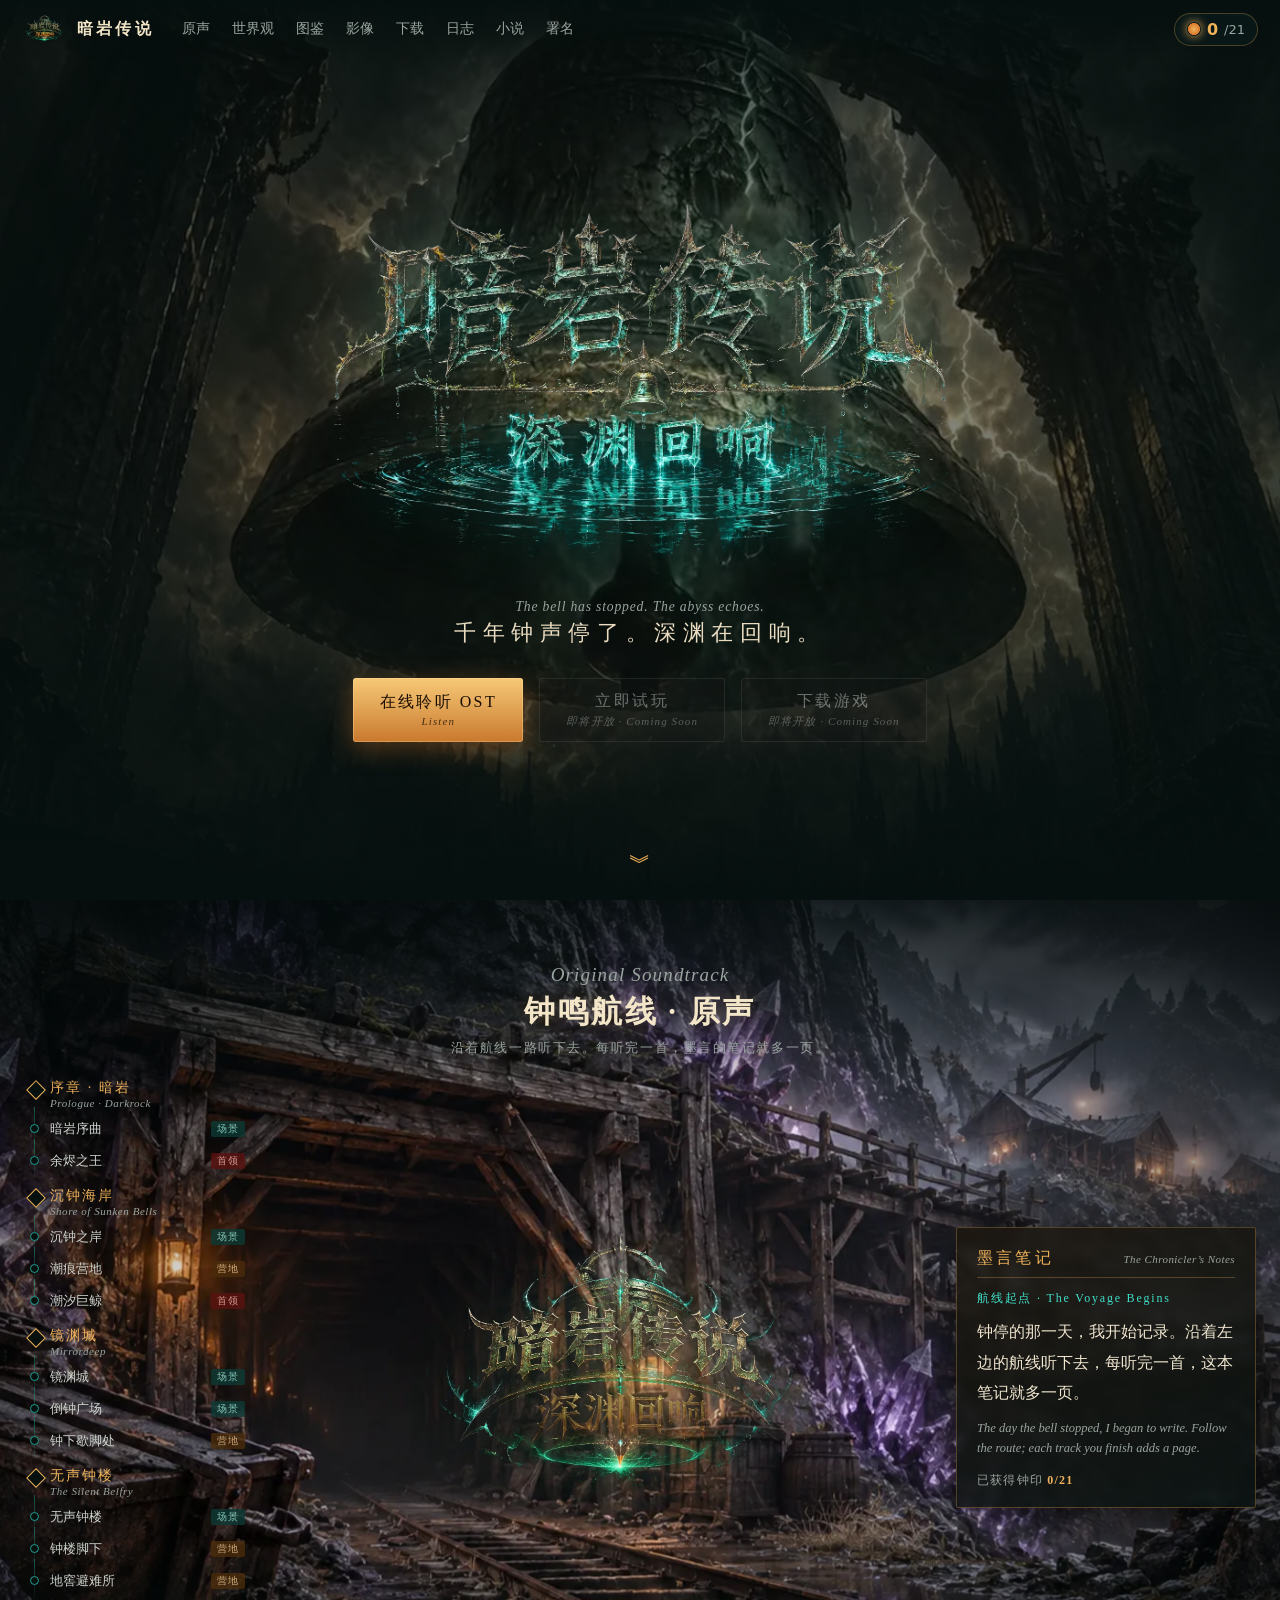
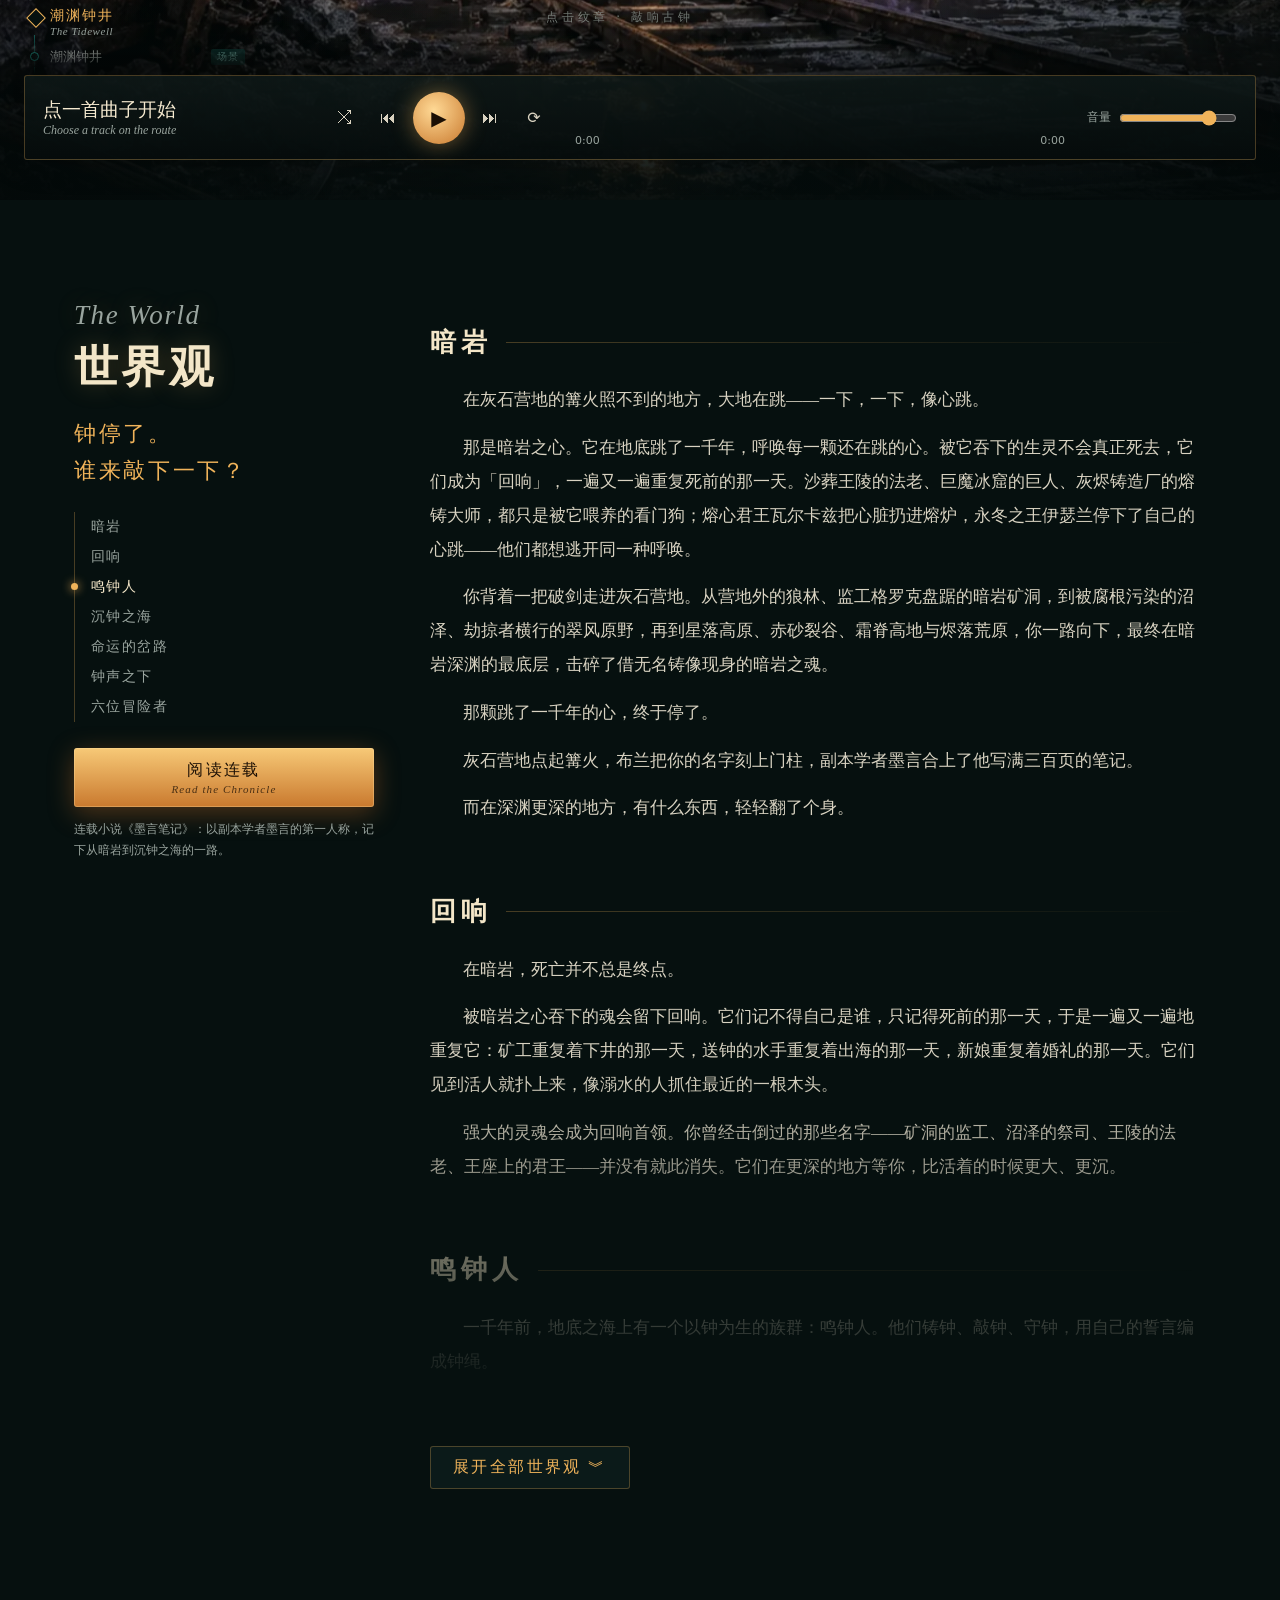
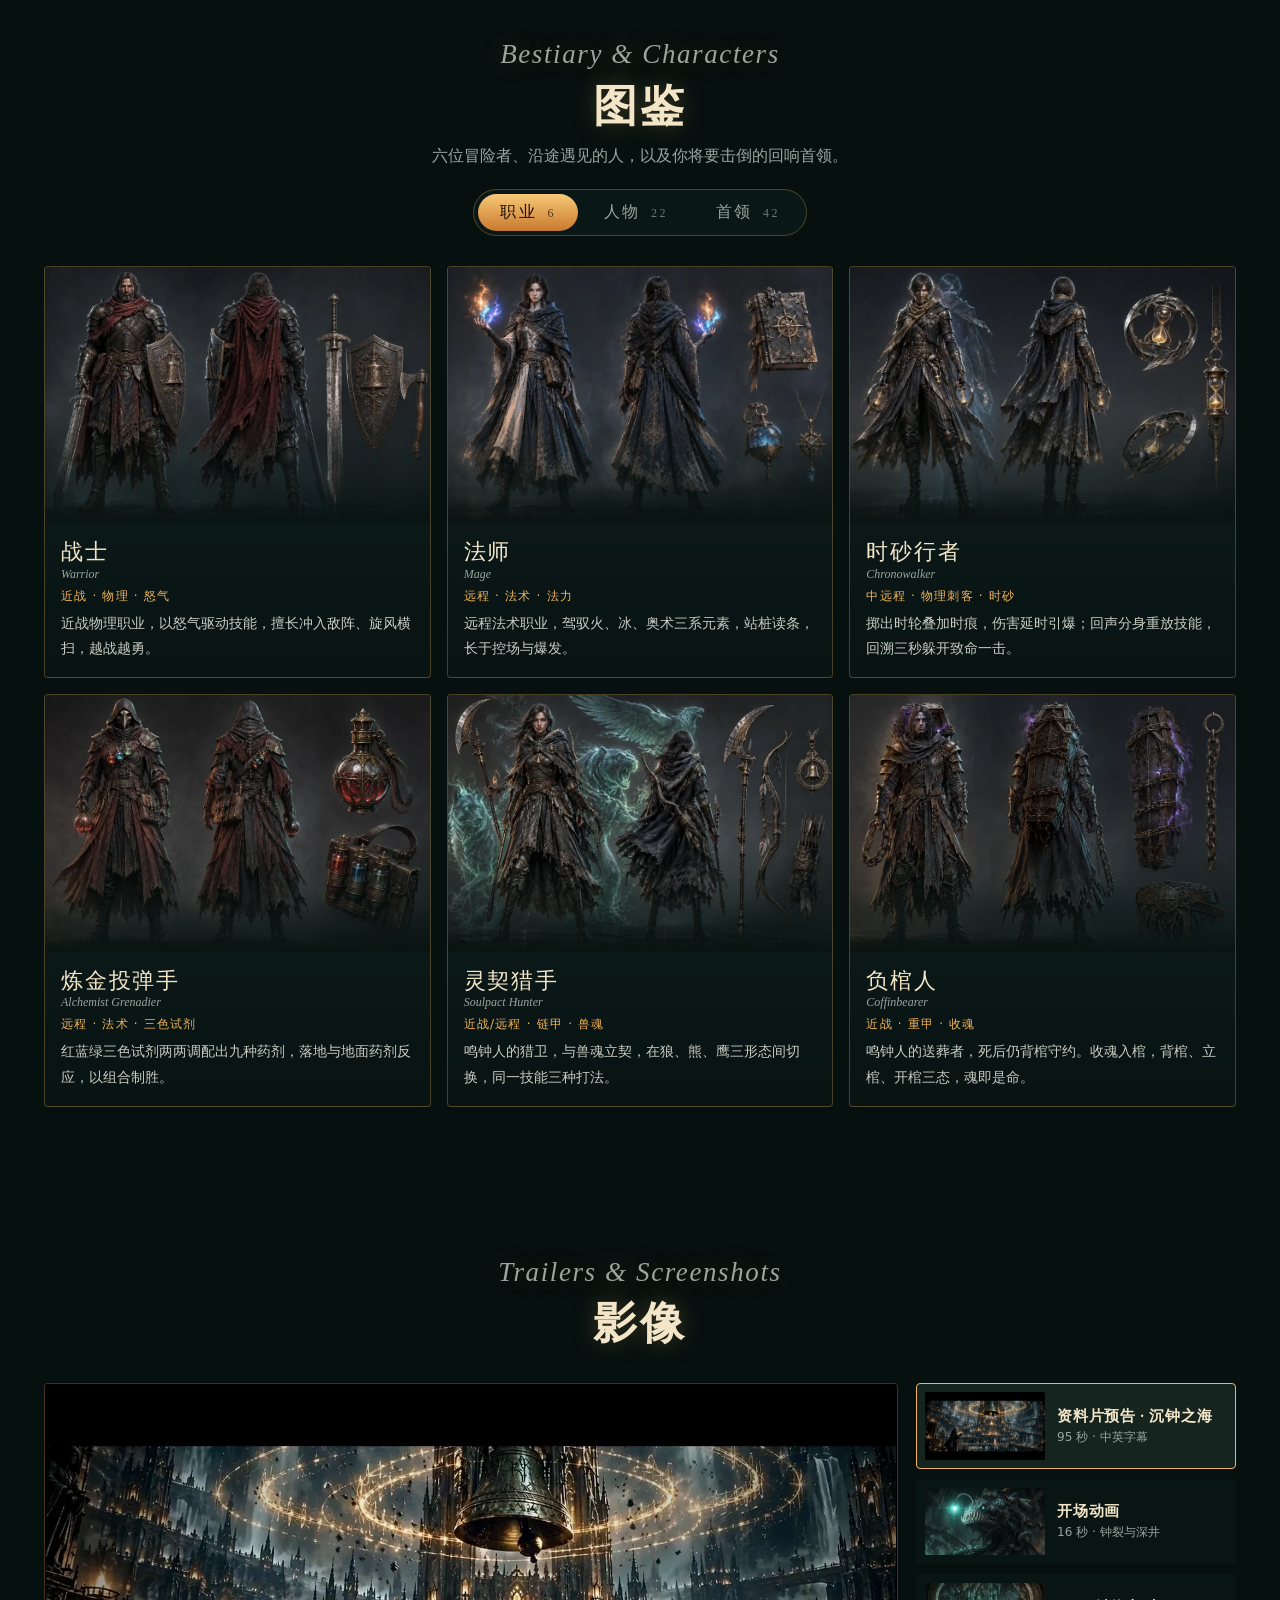
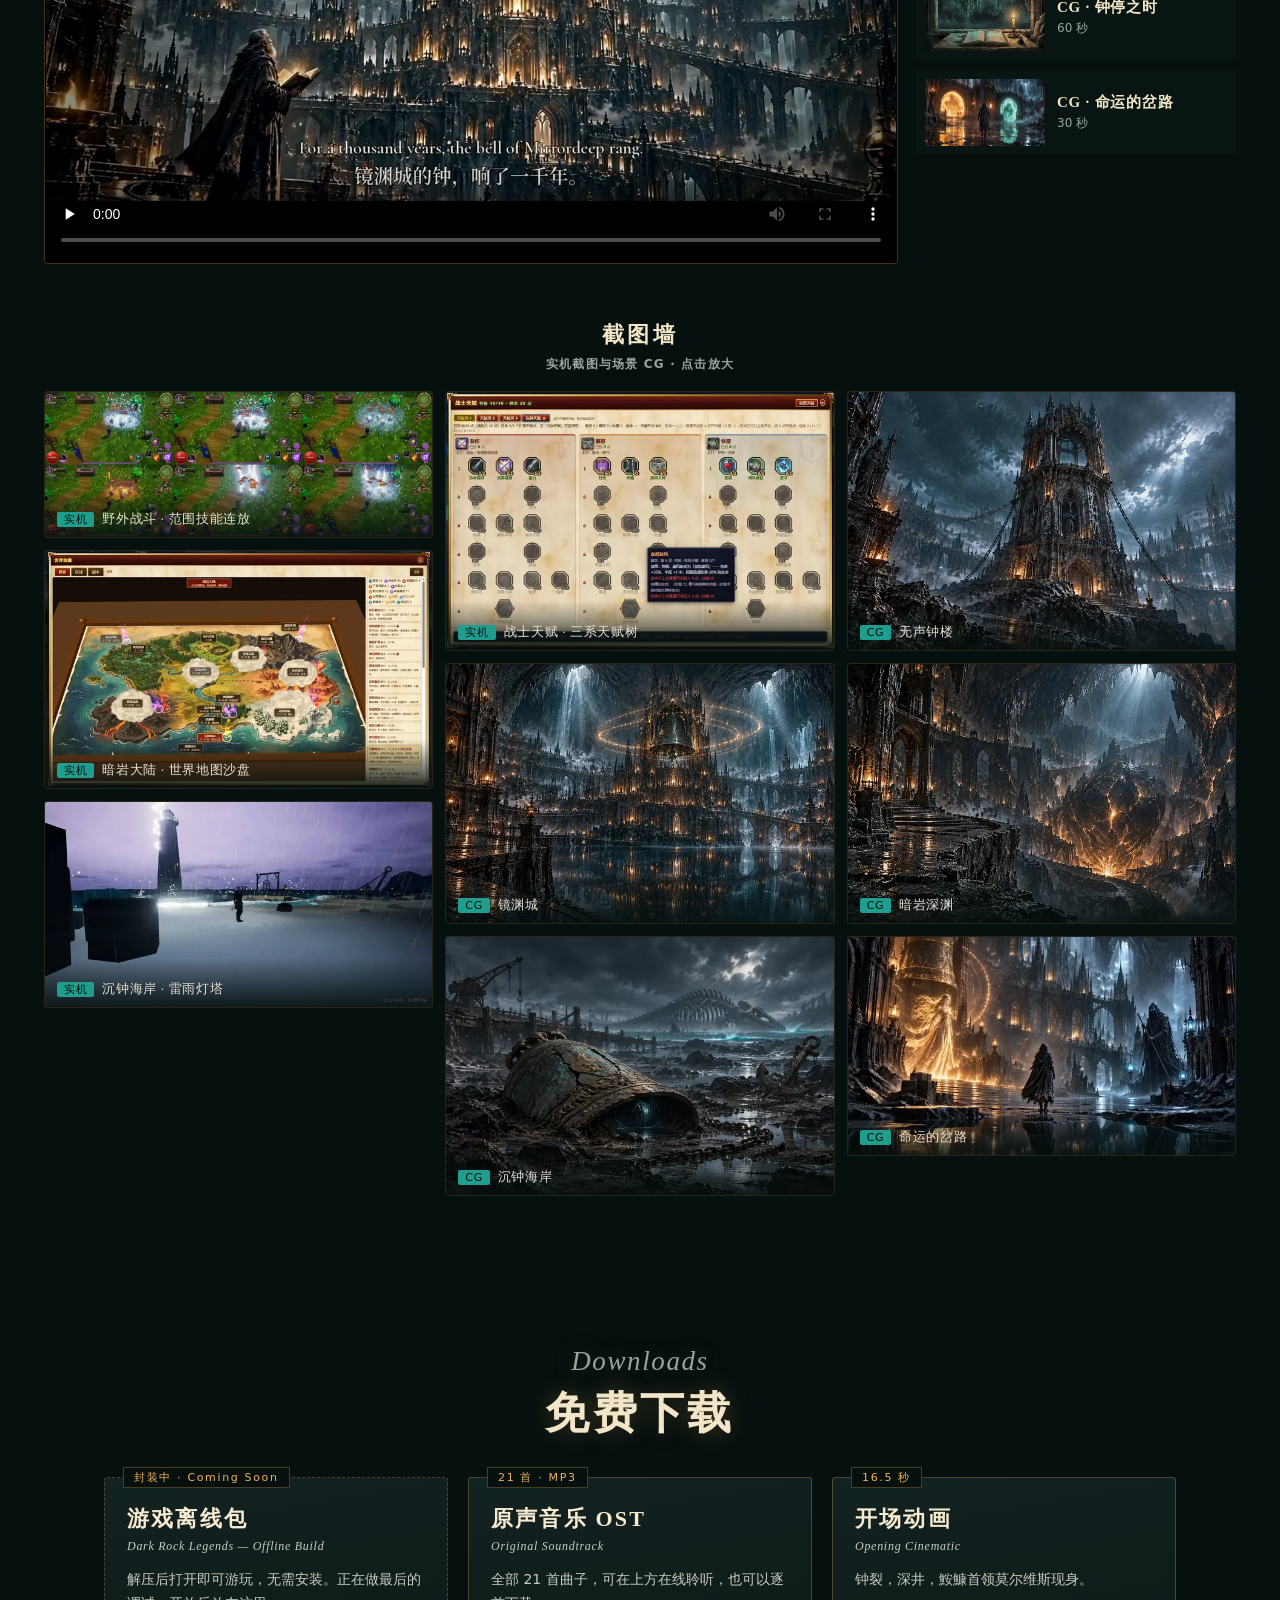
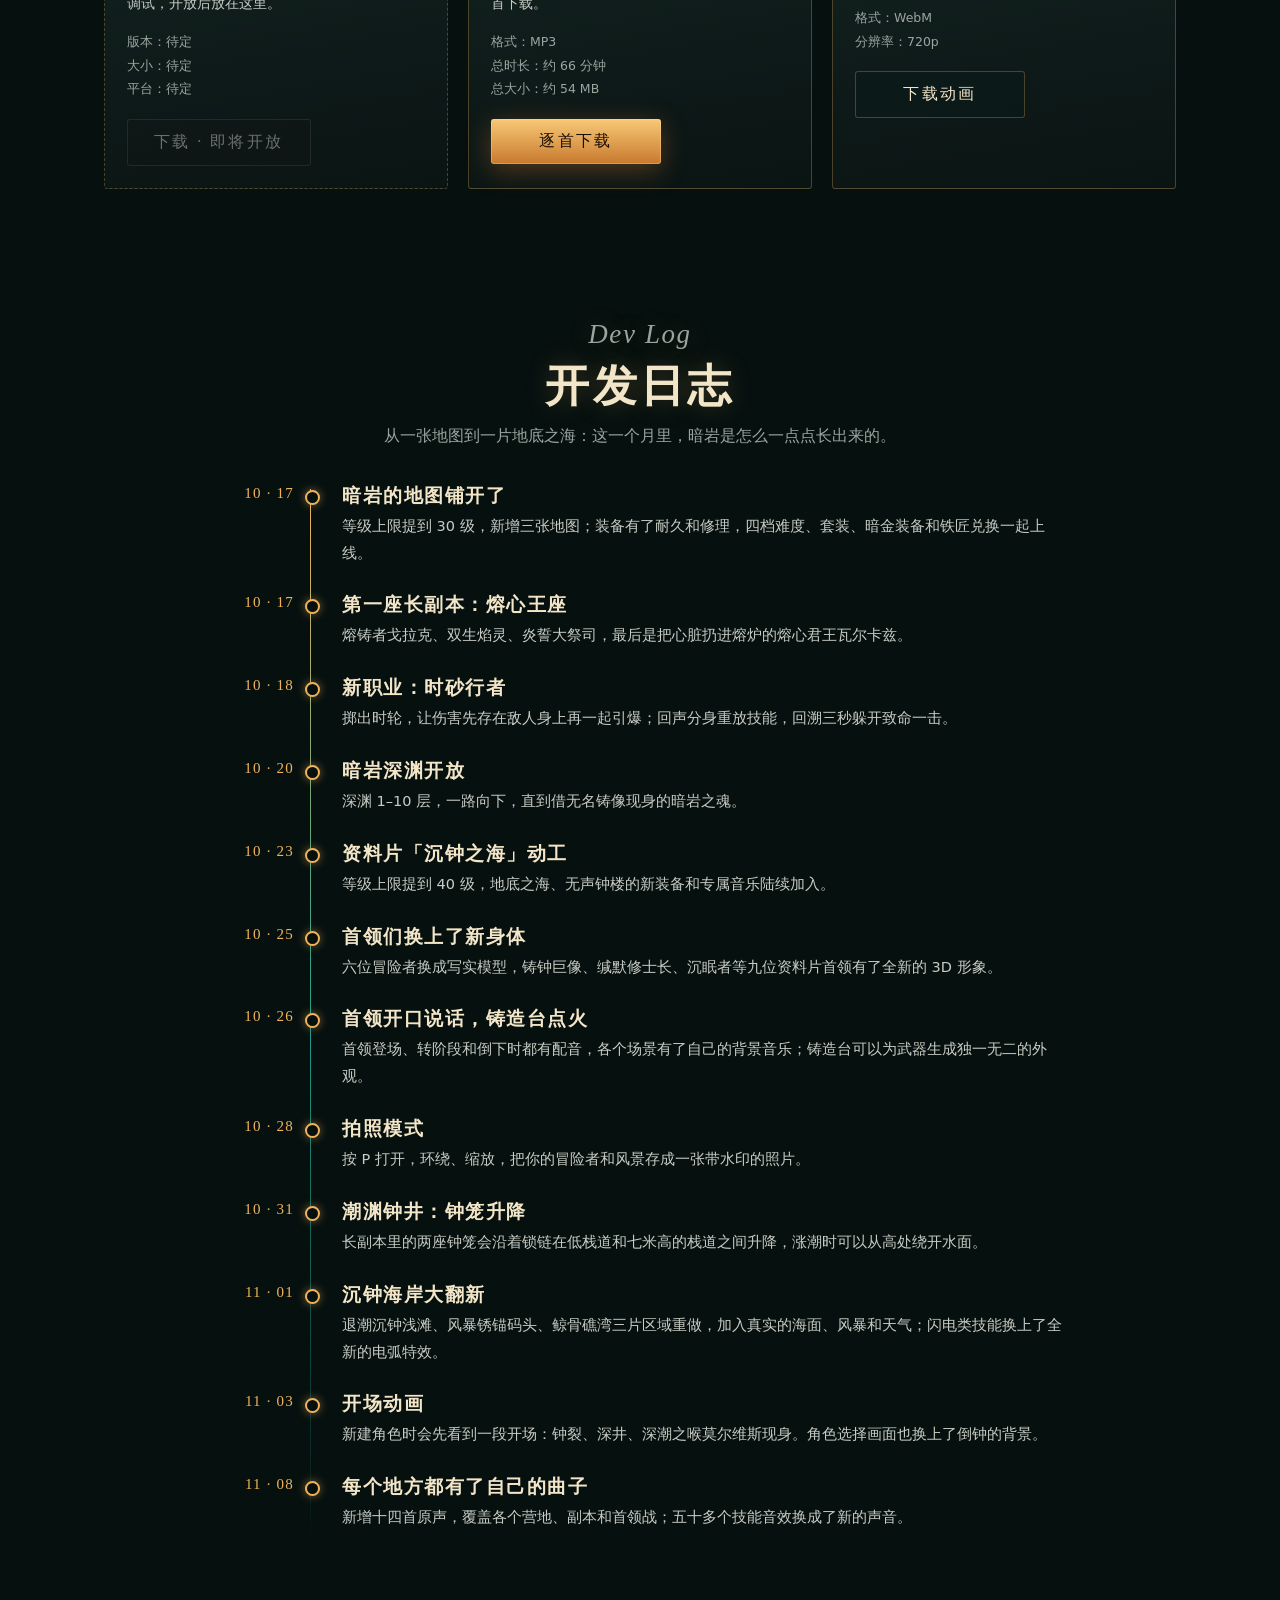
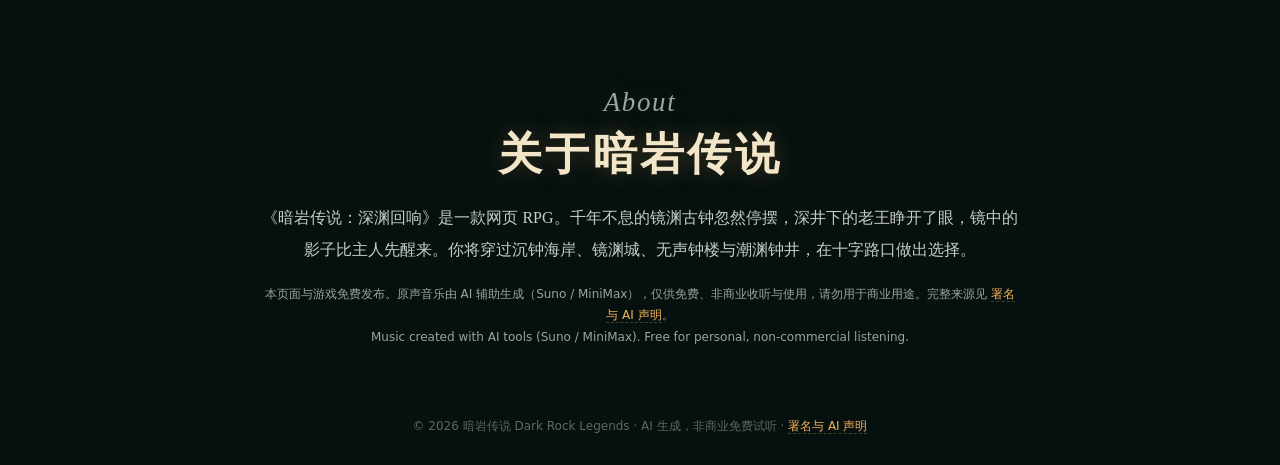
<file: index.html>
<!doctype html>
<html lang="zh-CN">
<head>
<meta charset="utf-8">
<meta name="viewport" content="width=device-width,initial-scale=1,viewport-fit=cover">
<title>暗岩传说：深渊回响 · Dark Rock Legends</title>
<meta name="description" content="暗岩传说：深渊回响 —— 免费下载游戏，在线收听原声音乐。">
<meta name="theme-color" content="#06100f">
<meta property="og:title" content="暗岩传说：深渊回响">
<meta property="og:description" content="千年钟声停了。深渊在回响。免费下载游戏，在线收听 OST。">
<meta property="og:type" content="website">
<meta property="og:url" content="https://kevin8634.github.io/dark-rock-legends/">
<meta property="og:image" content="https://kevin8634.github.io/dark-rock-legends/img/og.jpg">
<meta property="og:image:width" content="1200">
<meta property="og:image:height" content="630">
<meta name="twitter:card" content="summary_large_image">
<meta name="twitter:title" content="暗岩传说：深渊回响">
<meta name="twitter:description" content="千年钟声停了。深渊在回响。在线收听 21 首原声，读世界观、图鉴与连载小说。">
<meta name="twitter:image" content="https://kevin8634.github.io/dark-rock-legends/img/og.jpg">
<link rel="icon" href="img/n1_icon.webp">
<link rel="stylesheet" href="style.css">
<link rel="stylesheet" href="extra.css">
</head>
<body>

<header class="topbar">
  <a class="brand" href="#top"><img src="img/n1_icon.webp" alt=""><span>暗岩传说</span></a>
  <nav>
    <a href="#ost">原声</a>
    <a href="#world">世界观</a>
    <a href="#codex">图鉴</a>
    <a href="#media">影像</a>
    <a href="#download">下载</a>
    <a href="#devlog">日志</a>
    <a href="novel.html">小说</a>
    <a href="credits.html">署名</a>
  </nav>
  <div class="seals" id="seals" title="听完一首曲子获得一枚钟印 · Seals collected">
    <i class="seal-ico"></i><b id="sealCount">0</b><span>/21</span>
  </div>
</header>

<!-- 首屏 -->
<section class="hero" id="top">
  <video class="hero-video" src="video/opening.webm" autoplay muted loop playsinline preload="metadata"></video>
  <div class="hero-shade"></div>
  <div class="hero-inner">
    <img class="hero-logo" src="img/logo_m1_a.webp" alt="暗岩传说：深渊回响">
    <p class="hero-line"><span class="en">The bell has stopped. The abyss echoes.</span>千年钟声停了。深渊在回响。</p>
    <div class="hero-cta">
      <a class="btn btn-gold" href="#ost">在线聆听 OST<small>Listen</small></a>
      <button class="btn btn-ghost btn-soon" type="button" disabled aria-disabled="true">立即试玩<small>即将开放 · Coming Soon</small></button>
      <button class="btn btn-ghost btn-soon" type="button" disabled aria-disabled="true">下载游戏<small>即将开放 · Coming Soon</small></button>
    </div>
  </div>
  <a class="scroll-hint" href="#ost" aria-label="向下">︾</a>
</section>

<!-- OST 播放器 -->
<section class="ost" id="ost">
  <div class="stage" id="stage">
    <div class="layer bg" id="bgA"></div>
    <div class="layer bg" id="bgB"></div>
    <canvas class="layer fx" id="fx"></canvas>
    <div class="layer tint" id="tint"></div>
    <div class="layer vignette"></div>
  </div>

  <div class="ost-head">
    <h2><span class="en">Original Soundtrack</span>钟鸣航线 · 原声</h2>
    <p>沿着航线一路听下去。每听完一首，墨言的笔记就多一页。</p>
  </div>

  <!-- 航线地图 -->
  <aside class="route" id="route" aria-label="曲目航线"></aside>

  <!-- 中心古钟 -->
  <div class="bell-wrap" id="bellWrap">
    <canvas id="rings"></canvas>
    <button class="bell" id="bell" aria-label="敲钟">
      <img class="b-base" src="img/n1_base_a.webp" alt="">
      <img class="b-gold" src="img/n1_gold_a.webp" alt="">
    </button>
    <div class="bell-tip">点击纹章 · 敲响古钟</div>
  </div>

  <!-- 墨言笔记 -->
  <aside class="lore" id="lore">
    <div class="lore-head"><span>墨言笔记</span><em>The Chronicler’s Notes</em></div>
    <div class="lore-place" id="lorePlace"></div>
    <p class="lore-text" id="loreText"></p>
    <p class="lore-en" id="loreEn"></p>
    <div class="lore-state" id="loreState"></div>
  </aside>

  <!-- 控制条 -->
  <div class="deck" id="deck">
    <div class="now">
      <div class="now-ch" id="nowCh"></div>
      <div class="now-zh" id="nowZh">点一首曲子开始</div>
      <div class="now-en" id="nowEn">Choose a track on the route</div>
    </div>
    <div class="ctrls">
      <button id="btnShuffle" class="ic" title="随机播放" aria-label="随机">⤨</button>
      <button id="btnPrev" class="ic" title="上一首" aria-label="上一首">⏮</button>
      <button id="btnPlay" class="ic play" title="播放 / 暂停（空格）" aria-label="播放">▶</button>
      <button id="btnNext" class="ic" title="下一首" aria-label="下一首">⏭</button>
      <button id="btnLoop" class="ic" title="循环：列表 / 单曲" aria-label="循环">⟳</button>
    </div>
    <div class="bar">
      <div class="boss-name" id="bossName"></div>
      <canvas id="wave" title="点击或拖动跳转"></canvas>
      <div class="times"><span id="tCur">0:00</span><span id="tDur">0:00</span></div>
    </div>
    <div class="vol"><span>音量</span><input id="vol" type="range" min="0" max="1" step="0.01" value="0.8" aria-label="音量"></div>
  </div>

  <div class="toast" id="toast"></div>
  <audio id="audio" preload="none" crossorigin="anonymous"></audio>
</section>

<!-- ===== 新增板块（build/insert.py 写入）===== -->
<!-- 世界观 -->
<section class="world" id="world">
  <div class="w-side">
    <h2><span class="en">The World</span>世界观</h2>
    <p class="w-hook">钟停了。<br>谁来敲下一下？</p>
    <nav class="w-toc" id="wToc" aria-label="世界观目录"></nav>
    <a class="btn btn-gold w-read" href="novel.html">阅读连载<small>Read the Chronicle</small></a>
    <p class="w-note">连载小说《墨言笔记》：以副本学者墨言的第一人称，记下从暗岩到沉钟之海的一路。</p>
  </div>
  <div class="w-body" id="wBody">
<article class="w-sec"><h3>暗岩</h3>
<p>在灰石营地的篝火照不到的地方，大地在跳——一下，一下，像心跳。</p>
<p>那是暗岩之心。它在地底跳了一千年，呼唤每一颗还在跳的心。被它吞下的生灵不会真正死去，它们成为「回响」，一遍又一遍重复死前的那一天。沙葬王陵的法老、巨魔冰窟的巨人、灰烬铸造厂的熔铸大师，都只是被它喂养的看门狗；熔心君王瓦尔卡兹把心脏扔进熔炉，永冬之王伊瑟兰停下了自己的心跳——他们都想逃开同一种呼唤。</p>
<p>你背着一把破剑走进灰石营地。从营地外的狼林、监工格罗克盘踞的暗岩矿洞，到被腐根污染的沼泽、劫掠者横行的翠风原野，再到星落高原、赤砂裂谷、霜脊高地与烬落荒原，你一路向下，最终在暗岩深渊的最底层，击碎了借无名铸像现身的暗岩之魂。</p>
<p>那颗跳了一千年的心，终于停了。</p>
<p>灰石营地点起篝火，布兰把你的名字刻上门柱，副本学者墨言合上了他写满三百页的笔记。</p>
<p>而在深渊更深的地方，有什么东西，轻轻翻了个身。</p>
</article>
<article class="w-sec"><h3>回响</h3>
<p>在暗岩，死亡并不总是终点。</p>
<p>被暗岩之心吞下的魂会留下回响。它们记不得自己是谁，只记得死前的那一天，于是一遍又一遍地重复它：矿工重复着下井的那一天，送钟的水手重复着出海的那一天，新娘重复着婚礼的那一天。它们见到活人就扑上来，像溺水的人抓住最近的一根木头。</p>
<p>强大的灵魂会成为回响首领。你曾经击倒过的那些名字——矿洞的监工、沼泽的祭司、王陵的法老、王座上的君王——并没有就此消失。它们在更深的地方等你，比活着的时候更大、更沉。</p>
</article>
<article class="w-sec"><h3>鸣钟人</h3>
<p>一千年前，地底之海上有一个以钟为生的族群：鸣钟人。他们铸钟、敲钟、守钟，用自己的誓言编成钟绳。</p>
<p>他们有敲钟人，日复一日拉动钟绳；有学者，研究钟声为何能捆住海底的东西；有缄默的修士，相信钟不响时人便不许出声；有铸钟匠，在炉火前把钟铜一口口铸成；有与兽魂立契的猎卫，有背着铁棺、为死者守约的送葬者。</p>
<p>他们的城如今倒挂在穹顶之下，只剩回响住在里面。</p>
</article>
<article class="w-sec"><h3>沉钟之海</h3>
<p>几天后，墨言的笔记末页多了一行潮湿的字，不是他写的：</p>
<p><b>「钟停了。谁来敲下一下？」</b></p>
<p>原来暗岩之心从来不只是一颗心，它是一口巨钟的钟锤。</p>
<p>地底之海的穹顶之下，倒悬着一座城，名为镜渊。千年前，鸣钟人在城心铸下倒垂之钟，以钟声为绳，将海底的沉眠者缚入长梦。暗岩之心吞噬生灵，是在为钟声续命。你打碎了它，钟声断绝，潮水倒退——亡者的回响，正从镜中醒来。</p>
<p>布兰用心脏碎片铸成一口钟，挂上营地的古井。敲响它，井水便像潮水一样退去，露出一道通往地底的螺旋阶梯。</p>
<h4>沉钟海岸</h4>
<p>阶梯尽头是一片黑沙海岸。退潮时，巨大的沉钟露出钟口；锈锚码头的挂灯在风暴里摇晃，鲸骨礁湾泛着青色的荧光。浅滩上游荡着湿漉漉的影子——溺亡者的回响。</p>
<p>在这里，你会遇见<b>伊奥拉</b>：最后一个敲钟人留下的回响，一个由钟声凝成的少女。她要你帮她，让沉钟再响一下。</p>
<h4>镜渊城</h4>
<p>钟响过一下，穹顶上的城亮起一盏灯。那是倒挂在地底之海上方的镜渊城，伊奥拉的家。城里的居民都是回响，面包师、新娘、老渔夫、学徒敲钟人……他们在同一条街上，过着同一天。</p>
<p>在倒钟广场，被放逐的鸣钟人学者<b>卡戎</b>在等你。他不太喜欢伊奥拉，伊奥拉也让你「别全信他」。</p>
<p>一个想再敲一次钟，把沉眠者哄回去睡，让这座城再被勒一千年；一个想剪断钟绳，让它醒来，然后把它的力量拿过来。</p>
<h4>无声钟楼</h4>
<p>最后一口钟挂在沉钟塔顶，城里的人叫它「无声钟楼」，它已经很久没有响过。五层楼里，每一层都有一个守钟的东西：胸口的钟没有钟舌的铸钟巨像、把自己的嘴缝上的缄默修士长、死时仍攥着钟绳的初代鸣钟人……它们早就忘了自己在守什么。</p>
<p>在钟楼顶层，你必须做出选择。</p>
</article>
<article class="w-sec"><h3>命运的岔路</h3>
<p><b>再鸣 · 守钟人</b>：与伊奥拉一起重新敲响沉钟，在沉眠者完全醒来之前，把它压回梦里。钟声再起，镜渊城的灯一盏盏亮起，回响们不必再重复那一天。秩序，守护，重建。</p>
<p><b>断绳 · 渊噬者</b>：与卡戎一起斩断钟绳，正面击败完全醒来的沉眠者，并把它的力量吞下去。地底的潮水第一次听从一个人的号令。混沌，爆发，代价自负。</p>
<p>选择之后，不可更改。</p>
</article>
<article class="w-sec"><h3>钟声之下</h3>
<p>即使钟楼脚下重归安静，仍有一声钟响从海里传上来。锈锚码头的老井里，一千年前沉下去的那口钟，正被什么东西敲响。井底的水面裂开一张嘴——深潮之喉，莫尔维斯。</p>
<p>在无声钟楼的西侧，铸钟匠的熔炉也还没有冷透。</p>
</article>
<article class="w-sec"><h3>六位冒险者</h3>
<ul class="w-list">
<li><b>战士</b>：近战，以怒气为刃，冲进敌阵。</li>
<li><b>法师</b>：远程，驾驭火、冰与奥术。</li>
<li><b>时砂行者</b>：掷出时轮，让伤害先存在敌人身上，最后一刻一起引爆；回溯三秒，躲开致命的一击。</li>
<li><b>炼金投弹手</b>：调配红、蓝、绿三色试剂，让药剂在地面上彼此反应。</li>
<li><b>灵契猎手</b>（沉钟之海）：鸣钟人的猎卫，与兽魂立契，在狼、熊、鹰三种形态间切换。</li>
<li><b>负棺人</b>（沉钟之海）：鸣钟人的送葬者，死后仍背着棺材守约。收魂入棺，以棺为碑，开棺送葬。</li>
</ul>
<p>钟停了。谁来敲下一下？</p>
</article>
  </div>
  <button class="w-more" id="wMore" type="button">展开全部世界观 ︾</button>
</section>

<!-- 图鉴 -->
<section class="codex" id="codex">
  <div class="cx-head">
    <h2><span class="en">Bestiary &amp; Characters</span>图鉴</h2>
    <p>六位冒险者、沿途遇见的人，以及你将要击倒的回响首领。</p>
    <div class="cx-tabs" role="tablist">
      <button role="tab" class="on" data-tab="classes">职业 <b>6</b></button>
      <button role="tab" data-tab="npcs">人物 <b>22</b></button>
      <button role="tab" data-tab="bosses">首领 <b>42</b></button>
    </div>
  </div>
  <div class="cx-grid" id="cxGrid"></div>
</section>

<!-- 影像：预告片 + 截图墙 -->
<section class="media" id="media">
  <h2><span class="en">Trailers &amp; Screenshots</span>影像</h2>
  <div class="mv">
    <div class="mv-screen">
      <video id="mvVideo" controls playsinline preload="none" poster="video/dlc_trailer_zh.webp">
        <source id="mvSrc" src="video/dlc_trailer_zh.mp4" type="video/mp4">
      </video>
    </div>
    <ol class="mv-list" id="mvList">
      <li class="on" data-src="video/dlc_trailer_zh.mp4" data-type="video/mp4" data-poster="video/dlc_trailer_zh.webp"><img src="video/dlc_trailer_zh.webp" alt=""><div><b>资料片预告 · 沉钟之海</b><small>95 秒 · 中英字幕</small></div></li>
      <li data-src="video/opening.webm" data-type="video/webm" data-poster="video/opening.webp"><img src="video/opening.webp" alt=""><div><b>开场动画</b><small>16 秒 · 钟裂与深井</small></div></li>
      <li data-src="video/clock_stopped.mp4" data-type="video/mp4" data-poster="video/clock_stopped.webp"><img src="video/clock_stopped.webp" alt=""><div><b>CG · 钟停之时</b><small>60 秒</small></div></li>
      <li data-src="video/crossroads.mp4" data-type="video/mp4" data-poster="video/crossroads.webp"><img src="video/crossroads.webp" alt=""><div><b>CG · 命运的岔路</b><small>30 秒</small></div></li>
    </ol>
  </div>
  <h3 class="sw-title">截图墙 <small>实机截图与场景 CG · 点击放大</small></h3>
  <div class="shots" id="shots">
    <figure data-full="img/shots/game1.webp?v=1114"><img loading="lazy" src="img/shots/game1_t.webp?v=1114" alt="野外战斗"><figcaption><i>实机</i>野外战斗 · 范围技能连放</figcaption></figure>
    <figure data-full="img/shots/game2.webp?v=1114"><img loading="lazy" src="img/shots/game2_t.webp?v=1114" alt="世界地图"><figcaption><i>实机</i>暗岩大陆 · 世界地图沙盘</figcaption></figure>
    <figure data-full="img/shots/game3.webp?v=1114"><img loading="lazy" src="img/shots/game3_t.webp?v=1114" alt="雷雨灯塔"><figcaption><i>实机</i>沉钟海岸 · 雷雨灯塔</figcaption></figure>
    <figure data-full="img/shots/game4.webp?v=1114"><img loading="lazy" src="img/shots/game4_t.webp?v=1114" alt="战士天赋"><figcaption><i>实机</i>战士天赋 · 三系天赋树</figcaption></figure>
    <figure data-full="img/shots/S1_mirrordeep.webp"><img loading="lazy" src="img/shots/S1_mirrordeep_t.webp" alt="镜渊城"><figcaption><i>CG</i>镜渊城</figcaption></figure>
    <figure data-full="img/shots/S2_coast.webp"><img loading="lazy" src="img/shots/S2_coast_t.webp" alt="沉钟海岸"><figcaption><i>CG</i>沉钟海岸</figcaption></figure>
    <figure data-full="img/shots/S3_belltower.webp"><img loading="lazy" src="img/shots/S3_belltower_t.webp" alt="无声钟楼"><figcaption><i>CG</i>无声钟楼</figcaption></figure>
    <figure data-full="img/shots/S4_abyss.webp"><img loading="lazy" src="img/shots/S4_abyss_t.webp" alt="暗岩深渊"><figcaption><i>CG</i>暗岩深渊</figcaption></figure>
    <figure data-full="img/shots/crossroads.webp"><img loading="lazy" src="img/shots/crossroads_t.webp" alt="命运的岔路"><figcaption><i>CG</i>命运的岔路</figcaption></figure>
  </div>
</section>
<div class="lightbox" id="lightbox" hidden><img id="lbImg" alt=""><p id="lbCap"></p><button class="lb-x" id="lbX" aria-label="关闭">×</button></div>
<!-- ===== /新增板块（上半）===== -->

<!-- 下载 -->
<section class="download" id="download">
  <h2><span class="en">Downloads</span>免费下载</h2>
  <div class="dl-grid">
    <div class="dl-card soon">
      <div class="dl-tag">封装中 · Coming Soon</div>
      <h3>游戏离线包</h3>
      <p class="en">Dark Rock Legends — Offline Build</p>
      <p>解压后打开即可游玩，无需安装。正在做最后的调试，开放后放在这里。</p>
      <ul class="dl-meta"><li>版本：待定</li><li>大小：待定</li><li>平台：待定</li></ul>
      <button class="btn btn-ghost btn-soon" type="button" disabled aria-disabled="true">下载 · 即将开放</button>
    </div>
    <div class="dl-card">
      <div class="dl-tag">21 首 · MP3</div>
      <h3>原声音乐 OST</h3>
      <p class="en">Original Soundtrack</p>
      <p>全部 21 首曲子，可在上方在线聆听，也可以逐首下载。</p>
      <ul class="dl-meta"><li>格式：MP3</li><li>总时长：约 66 分钟</li><li>总大小：约 54 MB</li></ul>
      <a class="btn btn-gold" href="#ost" id="dlOst">逐首下载</a>
    </div>
    <div class="dl-card">
      <div class="dl-tag">16.5 秒</div>
      <h3>开场动画</h3>
      <p class="en">Opening Cinematic</p>
      <p>钟裂，深井，鮟鱇首领莫尔维斯现身。</p>
      <ul class="dl-meta"><li>格式：WebM</li><li>分辨率：720p</li></ul>
      <a class="btn btn-ghost" href="video/opening.webm" download>下载动画</a>
    </div>
  </div>
  <div class="tracklist" id="tracklist" hidden></div>
</section>

<!-- 开发日志 -->
<section class="devlog" id="devlog">
  <h2><span class="en">Dev Log</span>开发日志</h2>
  <p class="dv-lead">从一张地图到一片地底之海：这一个月里，暗岩是怎么一点点长出来的。</p>
  <ol class="dv-line">
    <li><time>10 · 17</time><h3>暗岩的地图铺开了</h3><p>等级上限提到 30 级，新增三张地图；装备有了耐久和修理，四档难度、套装、暗金装备和铁匠兑换一起上线。</p></li>
    <li><time>10 · 17</time><h3>第一座长副本：熔心王座</h3><p>熔铸者戈拉克、双生焰灵、炎誓大祭司，最后是把心脏扔进熔炉的熔心君王瓦尔卡兹。</p></li>
    <li><time>10 · 18</time><h3>新职业：时砂行者</h3><p>掷出时轮，让伤害先存在敌人身上再一起引爆；回声分身重放技能，回溯三秒躲开致命一击。</p></li>
    <li><time>10 · 20</time><h3>暗岩深渊开放</h3><p>深渊 1–10 层，一路向下，直到借无名铸像现身的暗岩之魂。</p></li>
    <li><time>10 · 23</time><h3>资料片「沉钟之海」动工</h3><p>等级上限提到 40 级，地底之海、无声钟楼的新装备和专属音乐陆续加入。</p></li>
    <li><time>10 · 25</time><h3>首领们换上了新身体</h3><p>六位冒险者换成写实模型，铸钟巨像、缄默修士长、沉眠者等九位资料片首领有了全新的 3D 形象。</p></li>
    <li><time>10 · 26</time><h3>首领开口说话，铸造台点火</h3><p>首领登场、转阶段和倒下时都有配音，各个场景有了自己的背景音乐；铸造台可以为武器生成独一无二的外观。</p></li>
    <li><time>10 · 28</time><h3>拍照模式</h3><p>按 P 打开，环绕、缩放，把你的冒险者和风景存成一张带水印的照片。</p></li>
    <li><time>10 · 31</time><h3>潮渊钟井：钟笼升降</h3><p>长副本里的两座钟笼会沿着锁链在低栈道和七米高的栈道之间升降，涨潮时可以从高处绕开水面。</p></li>
    <li><time>11 · 01</time><h3>沉钟海岸大翻新</h3><p>退潮沉钟浅滩、风暴锈锚码头、鲸骨礁湾三片区域重做，加入真实的海面、风暴和天气；闪电类技能换上了全新的电弧特效。</p></li>
    <li><time>11 · 03</time><h3>开场动画</h3><p>新建角色时会先看到一段开场：钟裂、深井、深潮之喉莫尔维斯现身。角色选择画面也换上了倒钟的背景。</p></li>
    <li><time>11 · 08</time><h3>每个地方都有了自己的曲子</h3><p>新增十四首原声，覆盖各个营地、副本和首领战；五十多个技能音效换成了新的声音。</p></li>
  </ol>
</section>

<!-- 关于 -->
<section class="about" id="about">
  <h2><span class="en">About</span>关于暗岩传说</h2>
  <p>《暗岩传说：深渊回响》是一款网页 RPG。千年不息的镜渊古钟忽然停摆，深井下的老王睁开了眼，镜中的影子比主人先醒来。你将穿过沉钟海岸、镜渊城、无声钟楼与潮渊钟井，在十字路口做出选择。</p>
  <p class="fine">本页面与游戏免费发布。原声音乐由 AI 辅助生成（Suno / MiniMax），仅供免费、非商业收听与使用，请勿用于商业用途。完整来源见 <a href="credits.html">署名与 AI 声明</a>。<br>Music created with AI tools (Suno / MiniMax). Free for personal, non-commercial listening.</p>
</section>

<footer class="foot">© 2026 暗岩传说 Dark Rock Legends · AI 生成，非商业免费试听 · <a href="credits.html">署名与 AI 声明</a></footer>

<!-- 彩蛋 / 苏醒 -->
<div class="awaken" id="awaken" hidden>
  <div class="aw-bg"></div>
  <div class="aw-inner">
    <div class="aw-1">二十一枚钟印，已全部点亮。</div>
    <div class="aw-2">THE SLEEPER AWAKENS</div>
    <div class="aw-3">沉眠者 · 苏醒</div>
    <p class="aw-4">「你替我把钟，又敲响了一遍。」</p>
    <button class="btn btn-gold" id="awClose">回到航线</button>
  </div>
</div>

<script src="tracks.js"></script>
<script src="peaks.js"></script>
<script src="app.js"></script>
<script src="codex.js"></script>
<script src="extra.js"></script>
</body>
</html>
</file>
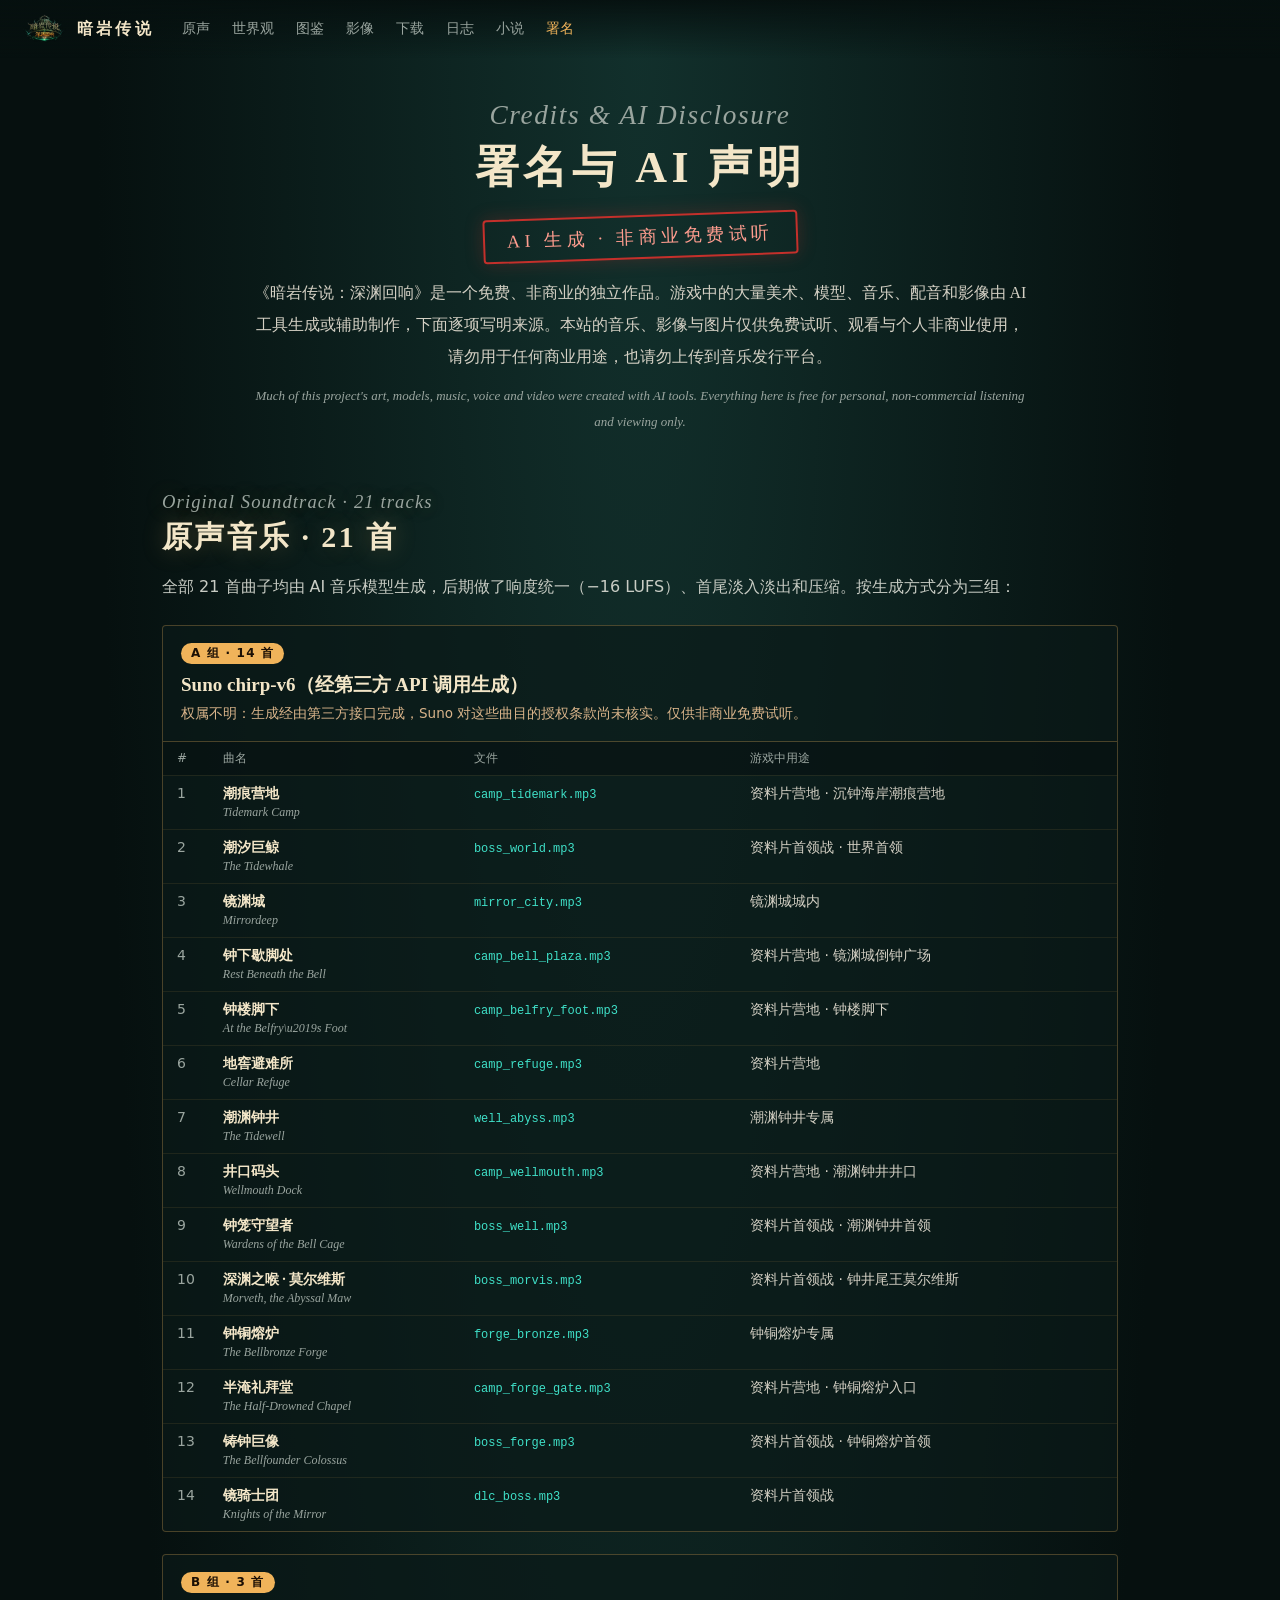
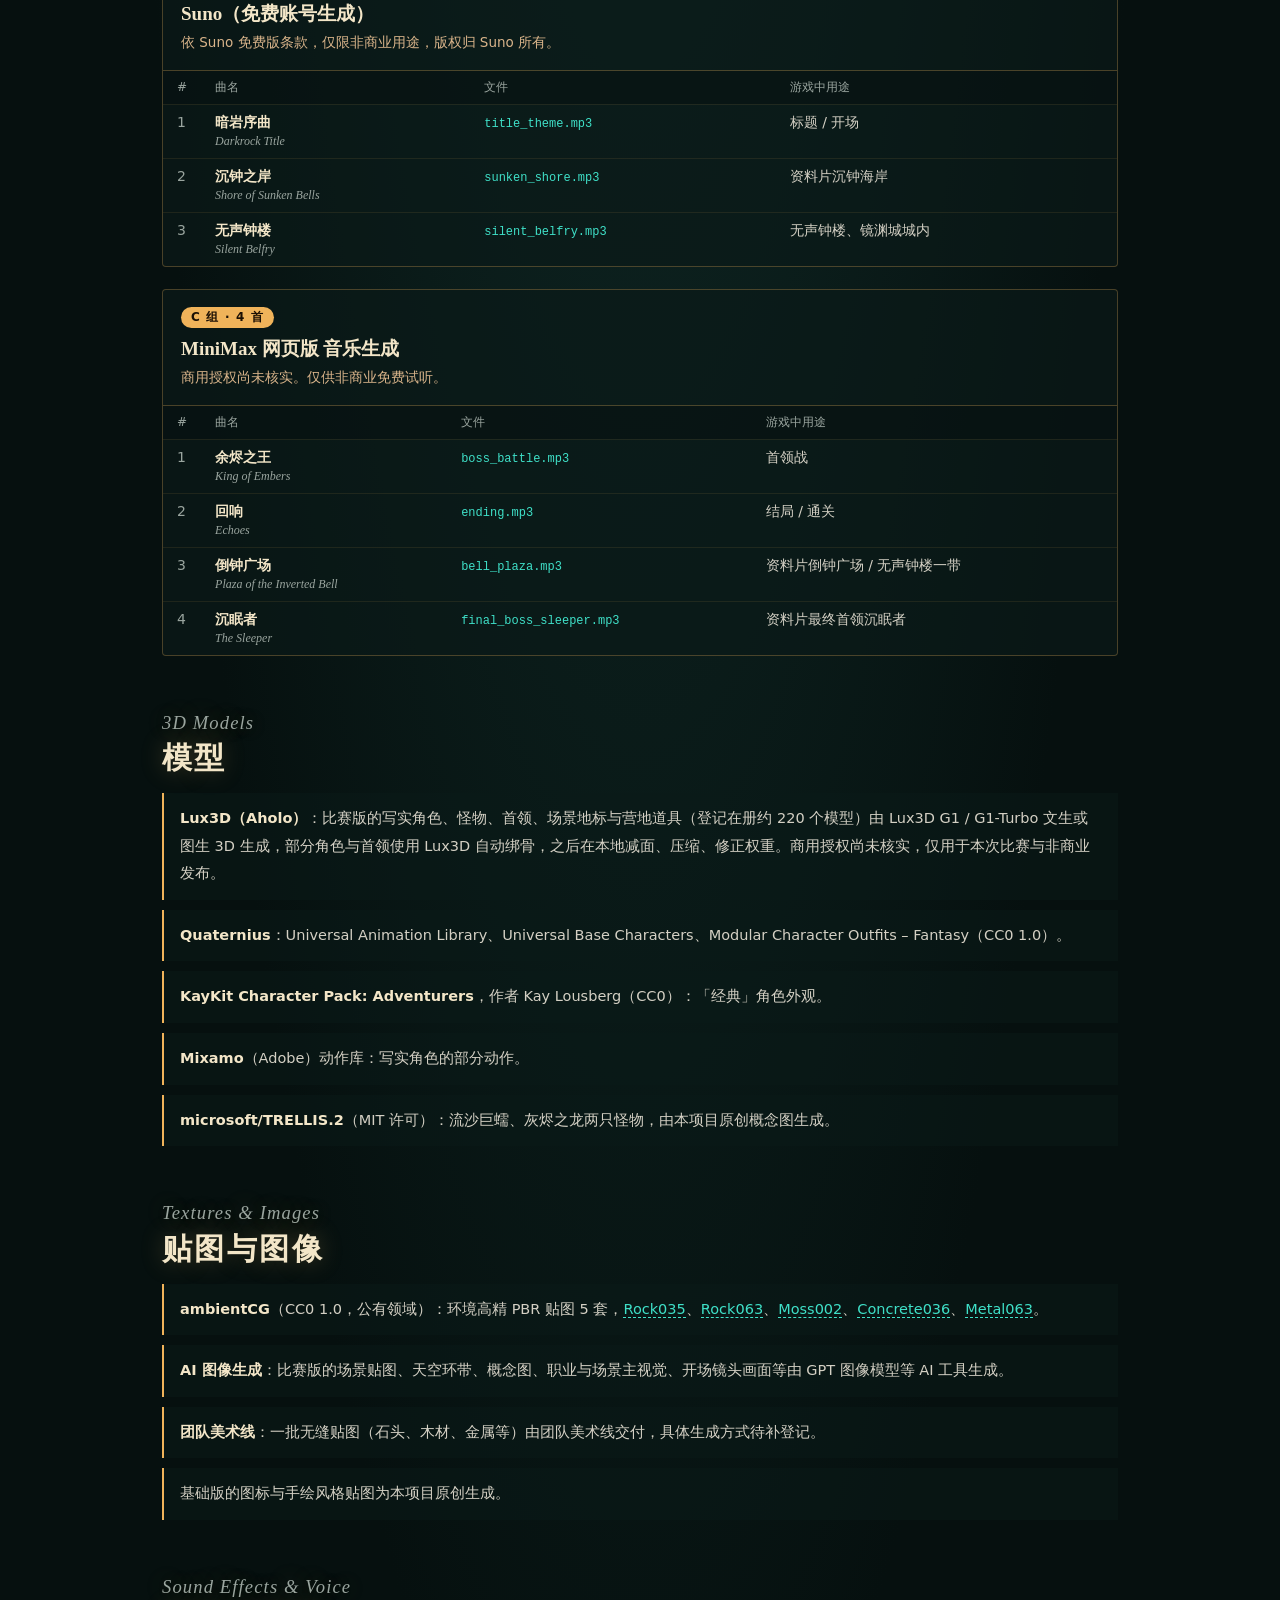
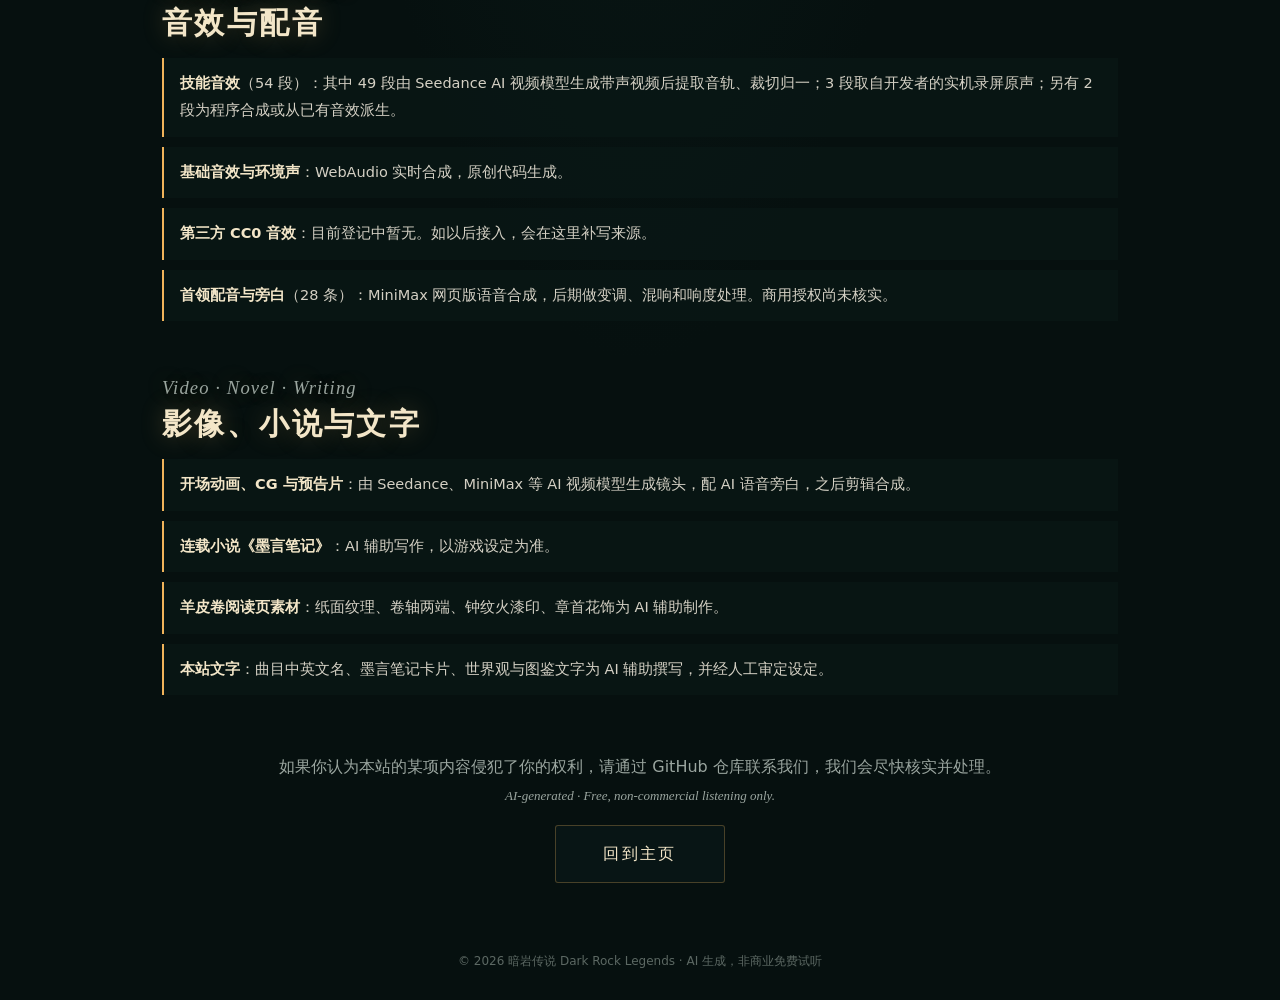
<file: credits.html>
<!doctype html>
<html lang="zh-CN">
<head>
<meta charset="utf-8">
<meta name="viewport" content="width=device-width,initial-scale=1,viewport-fit=cover">
<title>署名与 AI 声明 · 暗岩传说 Dark Rock Legends</title>
<meta name="description" content="暗岩传说：深渊回响 的署名、素材来源与 AI 生成声明。AI 生成，非商业免费试听。">
<meta name="theme-color" content="#06100f">
<meta property="og:type" content="website">
<meta property="og:title" content="署名与 AI 声明 · 暗岩传说">
<meta property="og:description" content="21 首原声音乐、模型、贴图与音效的来源。AI 生成，非商业免费试听。">
<meta property="og:image" content="https://kevin8634.github.io/dark-rock-legends/img/og.jpg">
<meta property="og:image:width" content="1200">
<meta property="og:image:height" content="630">
<meta name="twitter:card" content="summary_large_image">
<meta name="twitter:title" content="署名与 AI 声明 · 暗岩传说">
<meta name="twitter:image" content="https://kevin8634.github.io/dark-rock-legends/img/og.jpg">
<link rel="icon" href="img/n1_icon.webp">
<link rel="stylesheet" href="style.css">
<link rel="stylesheet" href="extra.css">
</head>
<body class="sub">

<header class="topbar">
  <a class="brand" href="index.html"><img src="img/n1_icon.webp" alt=""><span>暗岩传说</span></a>
  <nav>
    <a href="index.html#ost">原声</a>
    <a href="index.html#world">世界观</a>
    <a href="index.html#codex">图鉴</a>
    <a href="index.html#media">影像</a>
    <a href="index.html#download">下载</a>
    <a href="index.html#devlog">日志</a>
    <a href="novel.html">小说</a>
    <a href="credits.html" class="on">署名</a>
  </nav>
</header>

<main class="credits">
  <div class="cr-hero">
    <h1><span class="en">Credits &amp; AI Disclosure</span>署名与 AI 声明</h1>
    <div class="cr-stamp">AI 生成 · 非商业免费试听</div>
    <p>《暗岩传说：深渊回响》是一个免费、非商业的独立作品。游戏中的大量美术、模型、音乐、配音和影像由 AI 工具生成或辅助制作，下面逐项写明来源。本站的音乐、影像与图片仅供免费试听、观看与个人非商业使用，请勿用于任何商业用途，也请勿上传到音乐发行平台。</p>
    <p class="en-p">Much of this project's art, models, music, voice and video were created with AI tools. Everything here is free for personal, non-commercial listening and viewing only.</p>
  </div>

  <section class="cr-sec" id="ost">
    <h2><span class="en">Original Soundtrack · 21 tracks</span>原声音乐 · 21 首</h2>
    <p class="cr-lead">全部 21 首曲子均由 AI 音乐模型生成，后期做了响度统一（−16 LUFS）、首尾淡入淡出和压缩。按生成方式分为三组：</p>
<div class="cr-group"><div class="cr-ghead"><span class="cr-badge">A 组 · 14 首</span><h3>Suno chirp-v6（经第三方 API 调用生成）</h3><p>权属不明：生成经由第三方接口完成，Suno 对这些曲目的授权条款尚未核实。仅供非商业免费试听。</p></div>
<div class="cr-tablewrap"><table class="cr-table"><thead><tr><th>#</th><th>曲名</th><th>文件</th><th>游戏中用途</th></tr></thead><tbody>
<tr><td>1</td><td><b>潮痕营地</b><small>Tidemark Camp</small></td><td><code>camp_tidemark.mp3</code></td><td>资料片营地 · 沉钟海岸潮痕营地</td></tr>
<tr><td>2</td><td><b>潮汐巨鲸</b><small>The Tidewhale</small></td><td><code>boss_world.mp3</code></td><td>资料片首领战 · 世界首领</td></tr>
<tr><td>3</td><td><b>镜渊城</b><small>Mirrordeep</small></td><td><code>mirror_city.mp3</code></td><td>镜渊城城内</td></tr>
<tr><td>4</td><td><b>钟下歇脚处</b><small>Rest Beneath the Bell</small></td><td><code>camp_bell_plaza.mp3</code></td><td>资料片营地 · 镜渊城倒钟广场</td></tr>
<tr><td>5</td><td><b>钟楼脚下</b><small>At the Belfry\u2019s Foot</small></td><td><code>camp_belfry_foot.mp3</code></td><td>资料片营地 · 钟楼脚下</td></tr>
<tr><td>6</td><td><b>地窖避难所</b><small>Cellar Refuge</small></td><td><code>camp_refuge.mp3</code></td><td>资料片营地</td></tr>
<tr><td>7</td><td><b>潮渊钟井</b><small>The Tidewell</small></td><td><code>well_abyss.mp3</code></td><td>潮渊钟井专属</td></tr>
<tr><td>8</td><td><b>井口码头</b><small>Wellmouth Dock</small></td><td><code>camp_wellmouth.mp3</code></td><td>资料片营地 · 潮渊钟井井口</td></tr>
<tr><td>9</td><td><b>钟笼守望者</b><small>Wardens of the Bell Cage</small></td><td><code>boss_well.mp3</code></td><td>资料片首领战 · 潮渊钟井首领</td></tr>
<tr><td>10</td><td><b>深渊之喉 · 莫尔维斯</b><small>Morveth, the Abyssal Maw</small></td><td><code>boss_morvis.mp3</code></td><td>资料片首领战 · 钟井尾王莫尔维斯</td></tr>
<tr><td>11</td><td><b>钟铜熔炉</b><small>The Bellbronze Forge</small></td><td><code>forge_bronze.mp3</code></td><td>钟铜熔炉专属</td></tr>
<tr><td>12</td><td><b>半淹礼拜堂</b><small>The Half-Drowned Chapel</small></td><td><code>camp_forge_gate.mp3</code></td><td>资料片营地 · 钟铜熔炉入口</td></tr>
<tr><td>13</td><td><b>铸钟巨像</b><small>The Bellfounder Colossus</small></td><td><code>boss_forge.mp3</code></td><td>资料片首领战 · 钟铜熔炉首领</td></tr>
<tr><td>14</td><td><b>镜骑士团</b><small>Knights of the Mirror</small></td><td><code>dlc_boss.mp3</code></td><td>资料片首领战</td></tr>
</tbody></table></div></div>
<div class="cr-group"><div class="cr-ghead"><span class="cr-badge">B 组 · 3 首</span><h3>Suno（免费账号生成）</h3><p>依 Suno 免费版条款，仅限非商业用途，版权归 Suno 所有。</p></div>
<div class="cr-tablewrap"><table class="cr-table"><thead><tr><th>#</th><th>曲名</th><th>文件</th><th>游戏中用途</th></tr></thead><tbody>
<tr><td>1</td><td><b>暗岩序曲</b><small>Darkrock Title</small></td><td><code>title_theme.mp3</code></td><td>标题 / 开场</td></tr>
<tr><td>2</td><td><b>沉钟之岸</b><small>Shore of Sunken Bells</small></td><td><code>sunken_shore.mp3</code></td><td>资料片沉钟海岸</td></tr>
<tr><td>3</td><td><b>无声钟楼</b><small>Silent Belfry</small></td><td><code>silent_belfry.mp3</code></td><td>无声钟楼、镜渊城城内</td></tr>
</tbody></table></div></div>
<div class="cr-group"><div class="cr-ghead"><span class="cr-badge">C 组 · 4 首</span><h3>MiniMax 网页版 音乐生成</h3><p>商用授权尚未核实。仅供非商业免费试听。</p></div>
<div class="cr-tablewrap"><table class="cr-table"><thead><tr><th>#</th><th>曲名</th><th>文件</th><th>游戏中用途</th></tr></thead><tbody>
<tr><td>1</td><td><b>余烬之王</b><small>King of Embers</small></td><td><code>boss_battle.mp3</code></td><td>首领战</td></tr>
<tr><td>2</td><td><b>回响</b><small>Echoes</small></td><td><code>ending.mp3</code></td><td>结局 / 通关</td></tr>
<tr><td>3</td><td><b>倒钟广场</b><small>Plaza of the Inverted Bell</small></td><td><code>bell_plaza.mp3</code></td><td>资料片倒钟广场 / 无声钟楼一带</td></tr>
<tr><td>4</td><td><b>沉眠者</b><small>The Sleeper</small></td><td><code>final_boss_sleeper.mp3</code></td><td>资料片最终首领沉眠者</td></tr>
</tbody></table></div></div>
  </section>

  <section class="cr-sec">
    <h2><span class="en">3D Models</span>模型</h2>
    <ul class="cr-list">
      <li><b>Lux3D（Aholo）</b>：比赛版的写实角色、怪物、首领、场景地标与营地道具（登记在册约 220 个模型）由 Lux3D G1 / G1-Turbo 文生或图生 3D 生成，部分角色与首领使用 Lux3D 自动绑骨，之后在本地减面、压缩、修正权重。商用授权尚未核实，仅用于本次比赛与非商业发布。</li>
      <li><b>Quaternius</b>：Universal Animation Library、Universal Base Characters、Modular Character Outfits – Fantasy（CC0 1.0）。</li>
      <li><b>KayKit Character Pack: Adventurers</b>，作者 Kay Lousberg（CC0）：「经典」角色外观。</li>
      <li><b>Mixamo</b>（Adobe）动作库：写实角色的部分动作。</li>
      <li><b>microsoft/TRELLIS.2</b>（MIT 许可）：流沙巨蠕、灰烬之龙两只怪物，由本项目原创概念图生成。</li>
    </ul>
  </section>

  <section class="cr-sec">
    <h2><span class="en">Textures &amp; Images</span>贴图与图像</h2>
    <ul class="cr-list">
      <li><b>ambientCG</b>（CC0 1.0，公有领域）：环境高精 PBR 贴图 5 套，<a href="https://ambientcg.com/view?id=Rock035" target="_blank" rel="noopener">Rock035</a>、<a href="https://ambientcg.com/view?id=Rock063" target="_blank" rel="noopener">Rock063</a>、<a href="https://ambientcg.com/view?id=Moss002" target="_blank" rel="noopener">Moss002</a>、<a href="https://ambientcg.com/view?id=Concrete036" target="_blank" rel="noopener">Concrete036</a>、<a href="https://ambientcg.com/view?id=Metal063" target="_blank" rel="noopener">Metal063</a>。</li>
      <li><b>AI 图像生成</b>：比赛版的场景贴图、天空环带、概念图、职业与场景主视觉、开场镜头画面等由 GPT 图像模型等 AI 工具生成。</li>
      <li><b>团队美术线</b>：一批无缝贴图（石头、木材、金属等）由团队美术线交付，具体生成方式待补登记。</li>
      <li>基础版的图标与手绘风格贴图为本项目原创生成。</li>
    </ul>
  </section>

  <section class="cr-sec">
    <h2><span class="en">Sound Effects &amp; Voice</span>音效与配音</h2>
    <ul class="cr-list">
      <li><b>技能音效</b>（54 段）：其中 49 段由 Seedance AI 视频模型生成带声视频后提取音轨、裁切归一；3 段取自开发者的实机录屏原声；另有 2 段为程序合成或从已有音效派生。</li>
      <li><b>基础音效与环境声</b>：WebAudio 实时合成，原创代码生成。</li>
      <li><b>第三方 CC0 音效</b>：目前登记中暂无。如以后接入，会在这里补写来源。</li>
      <li><b>首领配音与旁白</b>（28 条）：MiniMax 网页版语音合成，后期做变调、混响和响度处理。商用授权尚未核实。</li>
    </ul>
  </section>

  <section class="cr-sec">
    <h2><span class="en">Video · Novel · Writing</span>影像、小说与文字</h2>
    <ul class="cr-list">
      <li><b>开场动画、CG 与预告片</b>：由 Seedance、MiniMax 等 AI 视频模型生成镜头，配 AI 语音旁白，之后剪辑合成。</li>
      <li><b>连载小说《墨言笔记》</b>：AI 辅助写作，以游戏设定为准。</li>
      <li><b>羊皮卷阅读页素材</b>：纸面纹理、卷轴两端、钟纹火漆印、章首花饰为 AI 辅助制作。</li>
      <li><b>本站文字</b>：曲目中英文名、墨言笔记卡片、世界观与图鉴文字为 AI 辅助撰写，并经人工审定设定。</li>
    </ul>
  </section>

  <section class="cr-sec cr-final">
    <p>如果你认为本站的某项内容侵犯了你的权利，请通过 GitHub 仓库联系我们，我们会尽快核实并处理。</p>
    <p class="en-p">AI-generated · Free, non-commercial listening only.</p>
    <a class="btn btn-ghost" href="index.html">回到主页</a>
  </section>
</main>

<footer class="foot">© 2026 暗岩传说 Dark Rock Legends · AI 生成，非商业免费试听</footer>
</body>
</html>
</file>
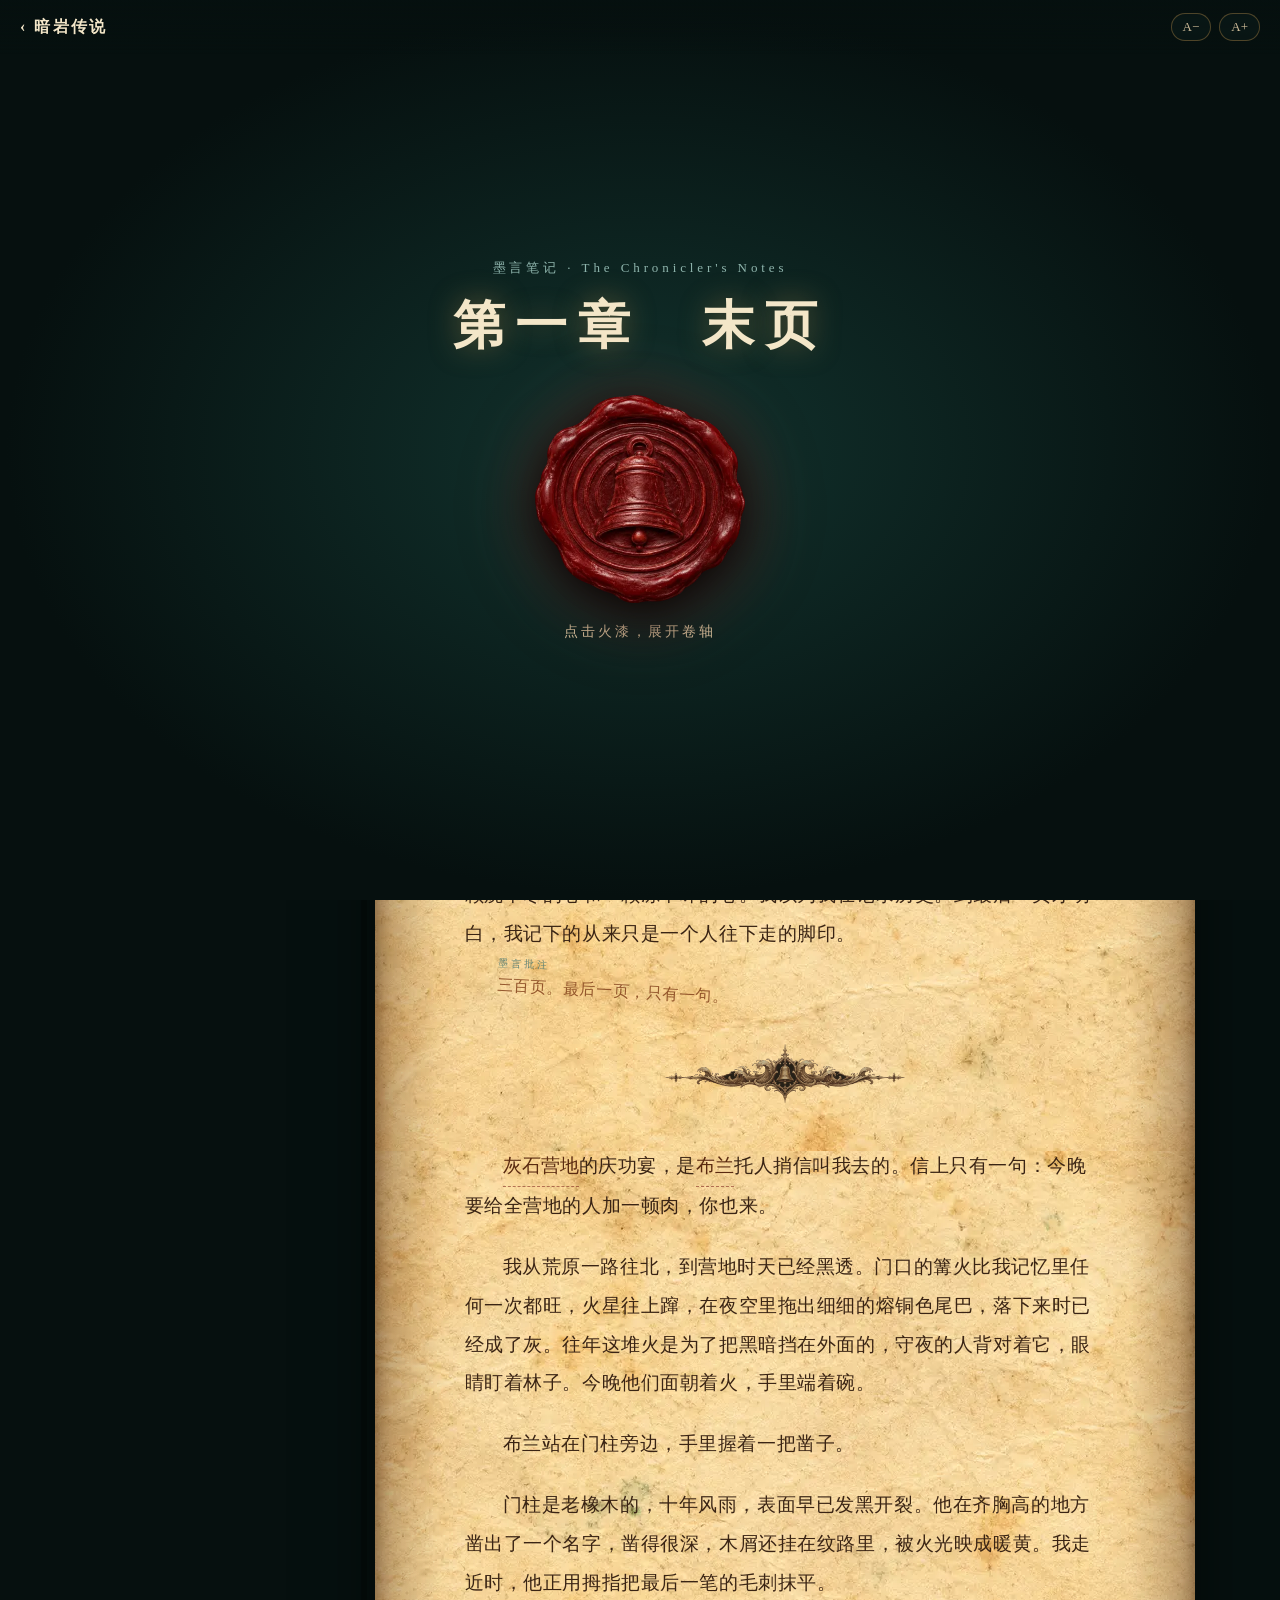
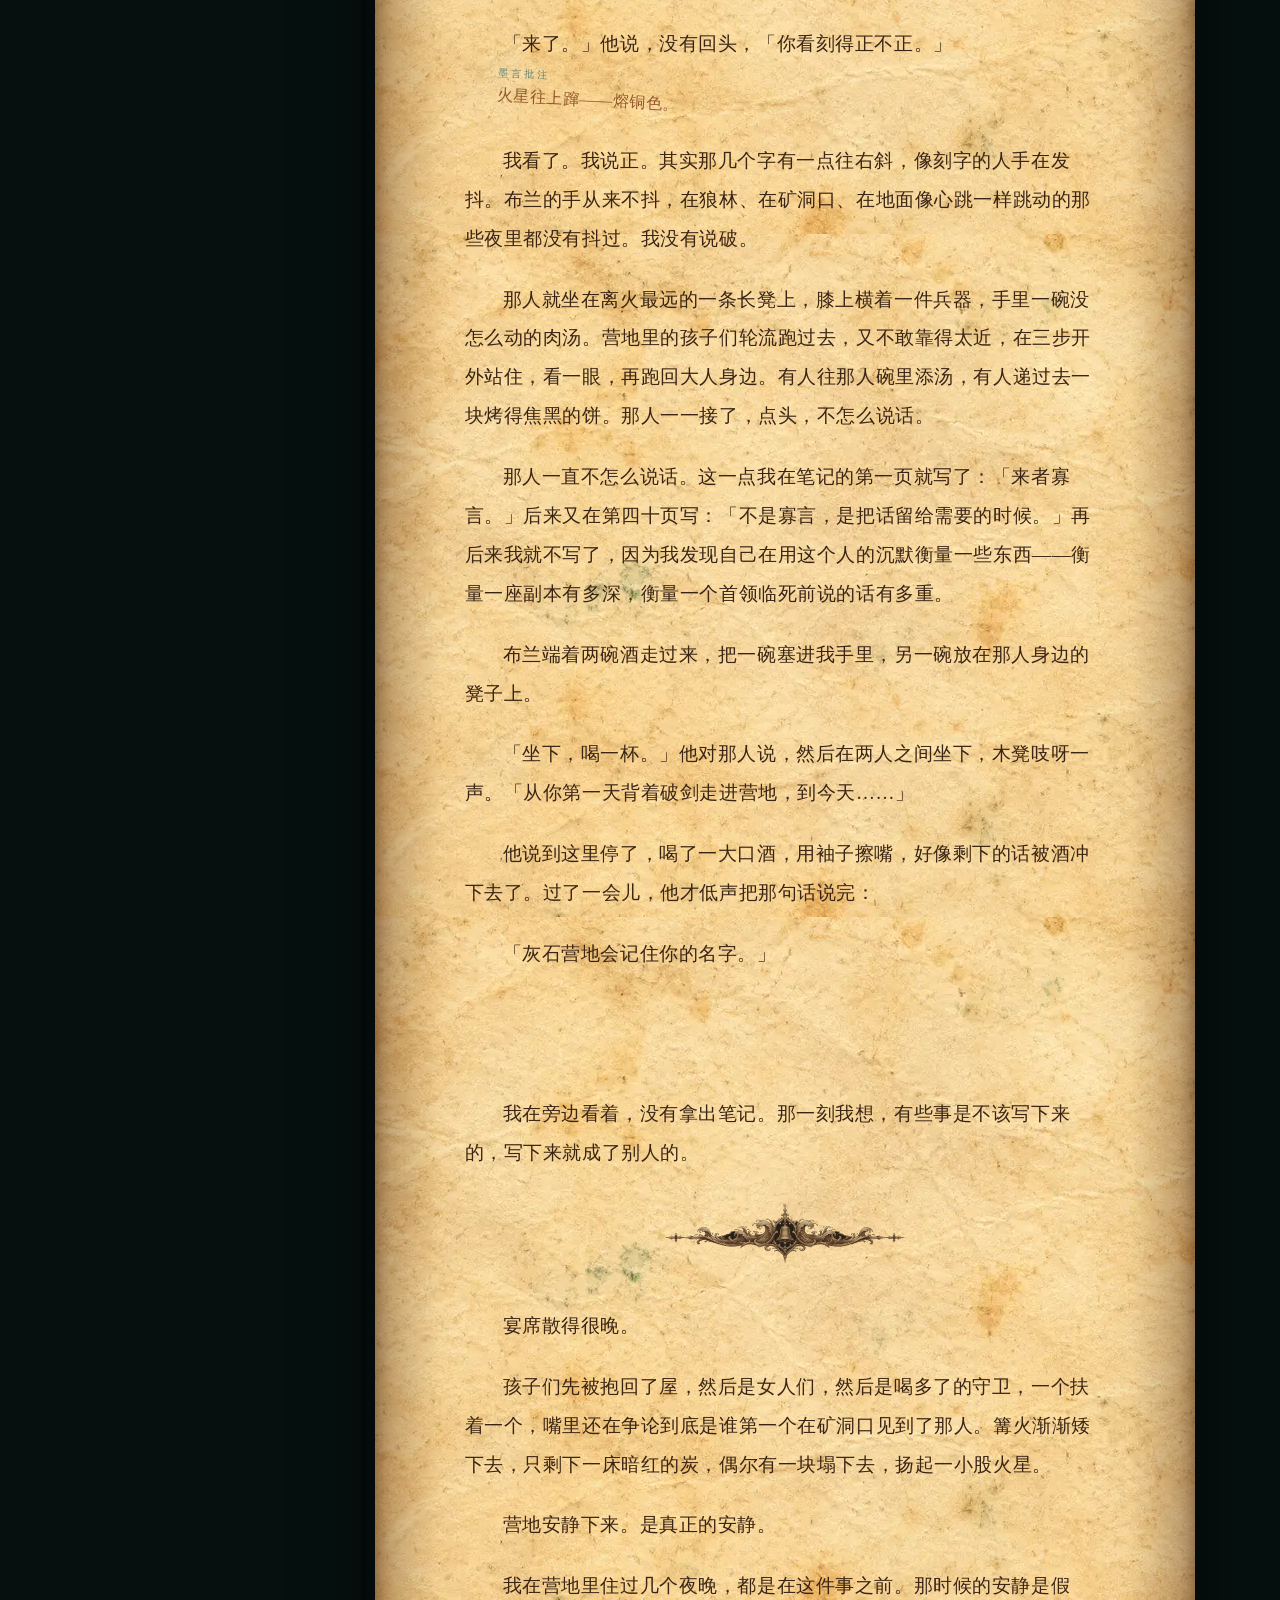
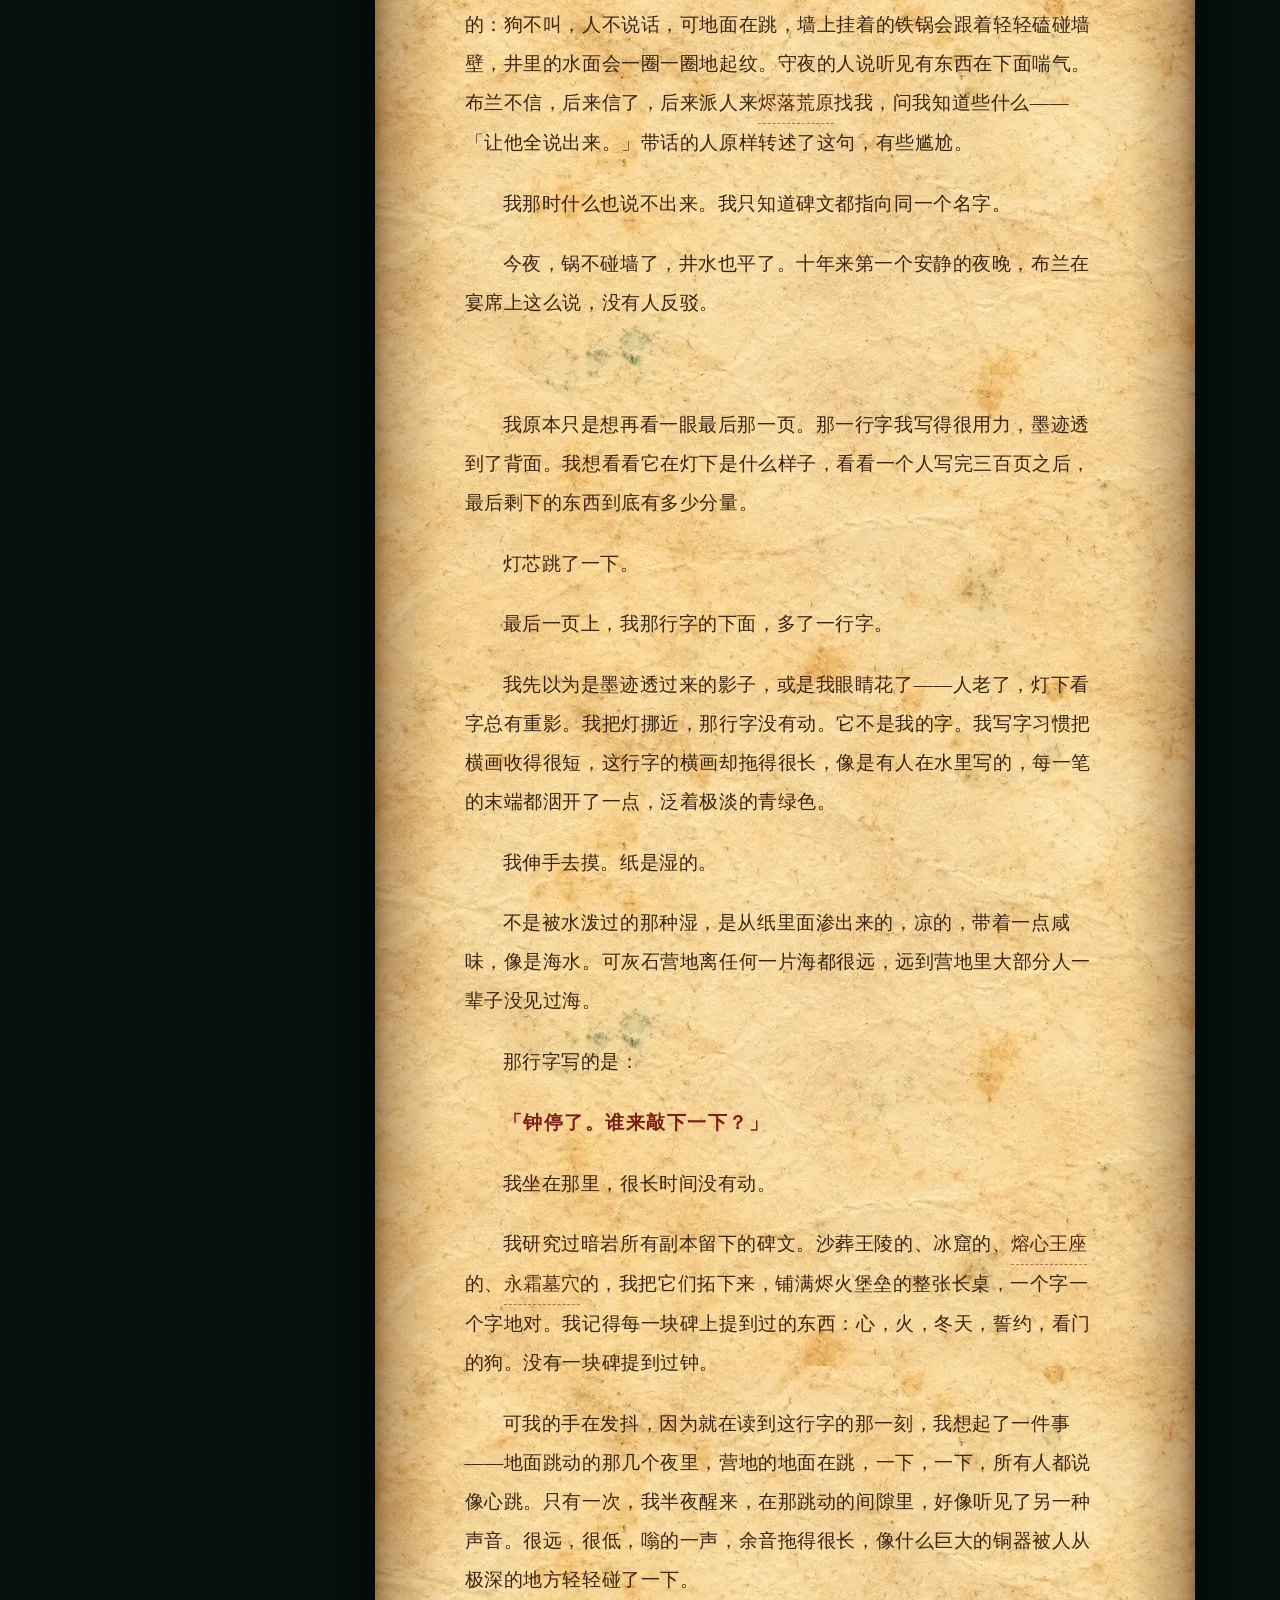
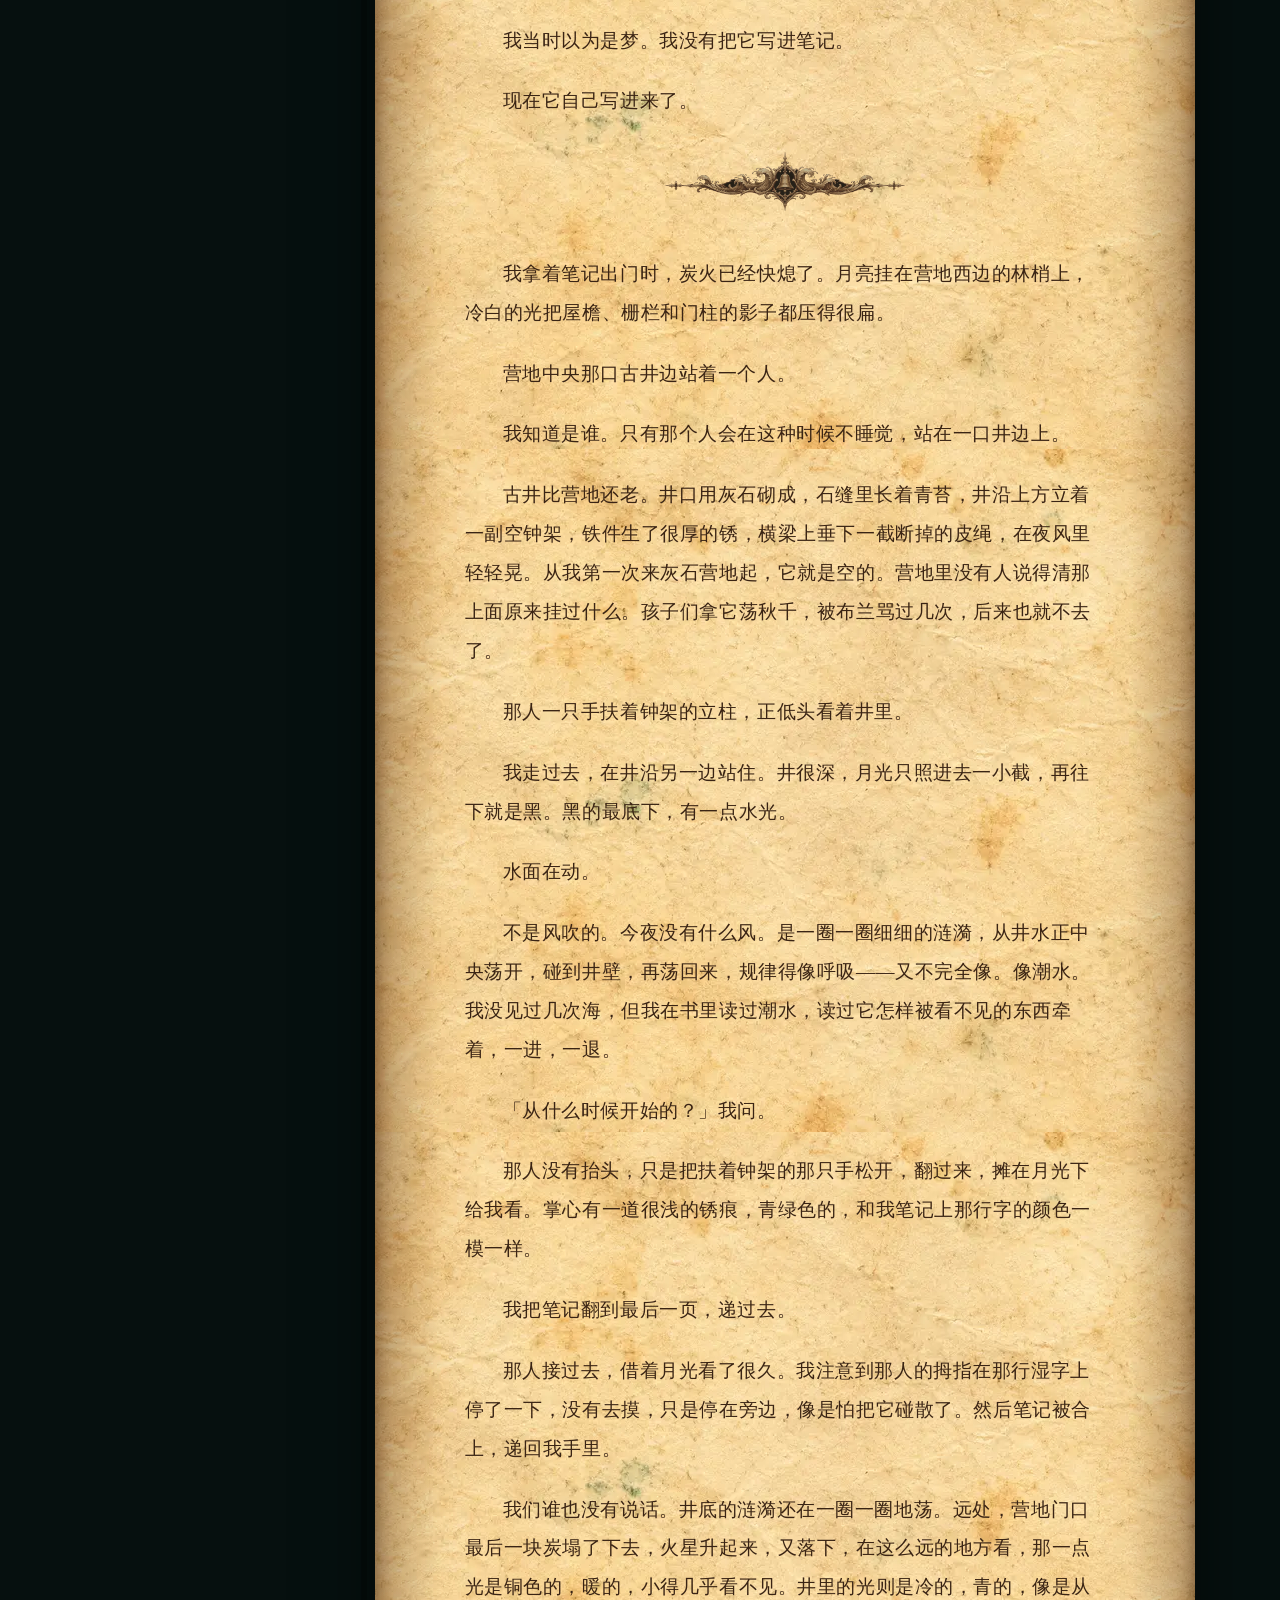
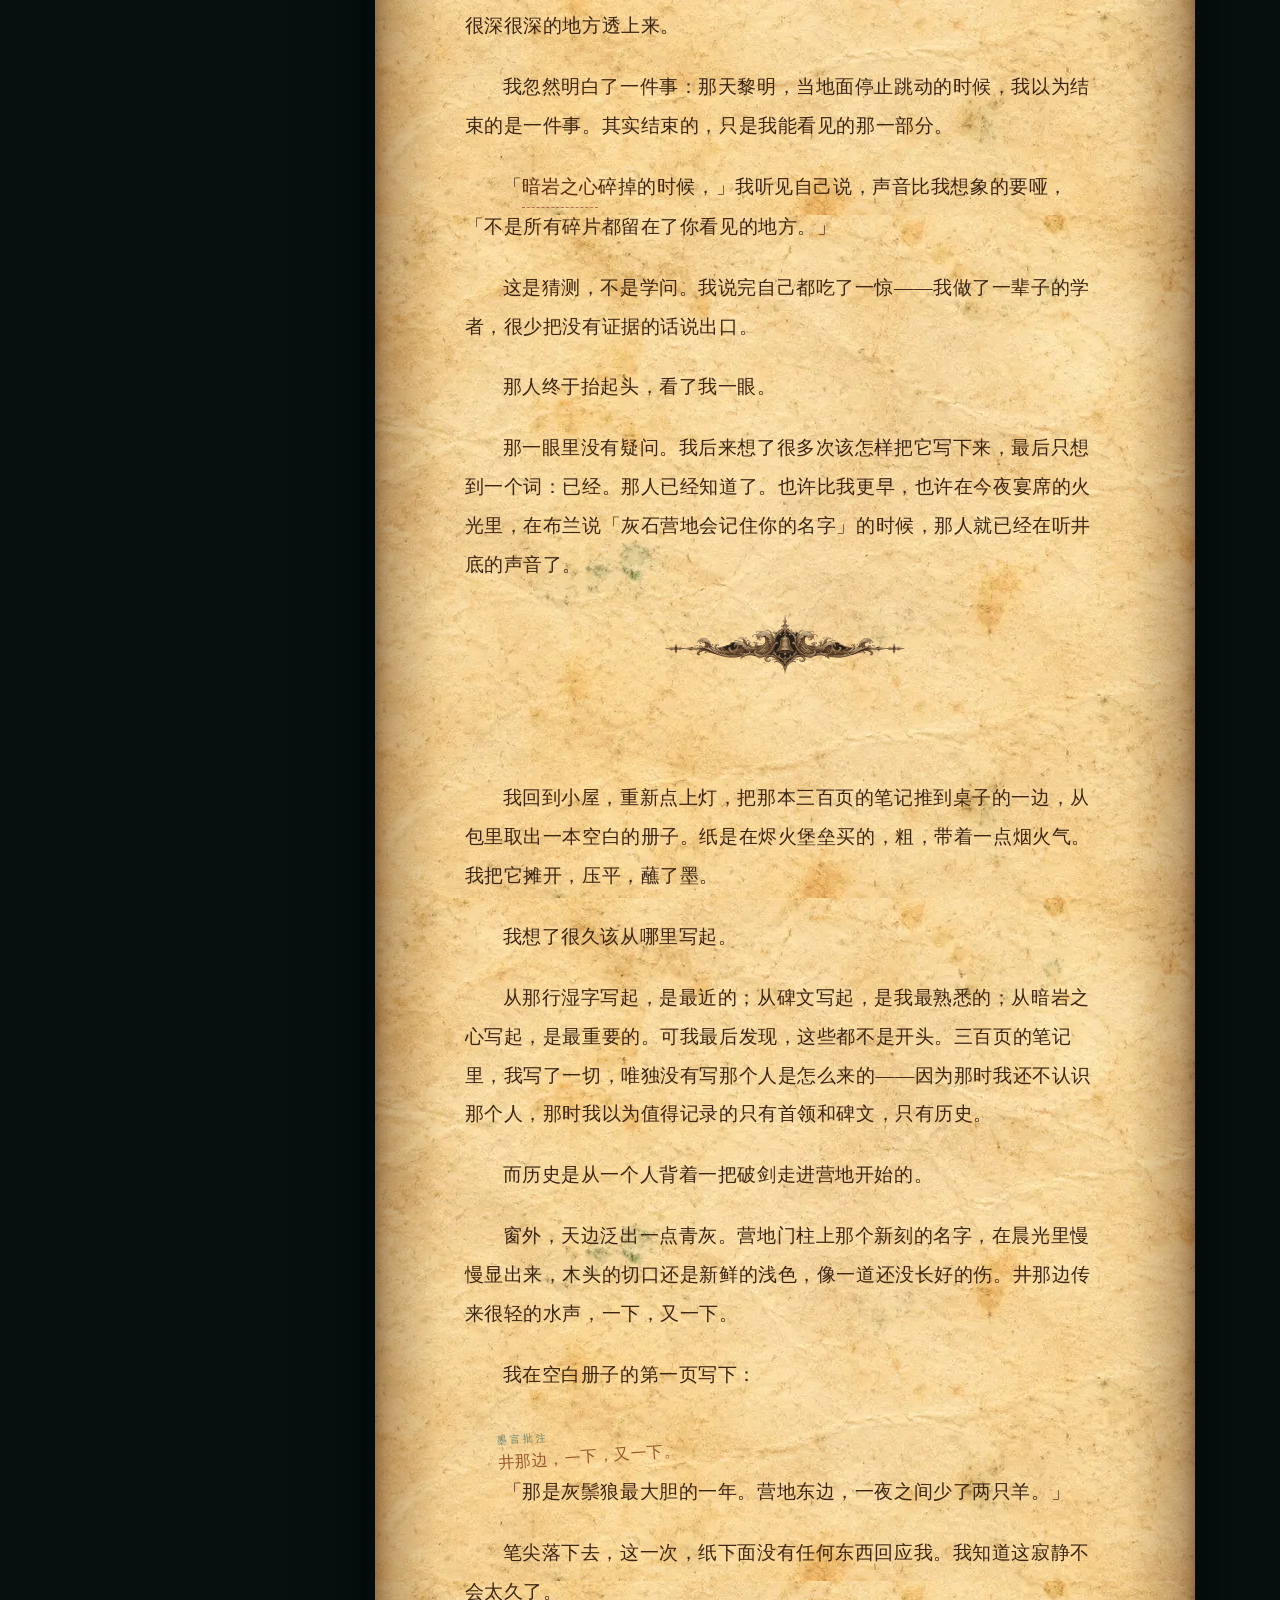
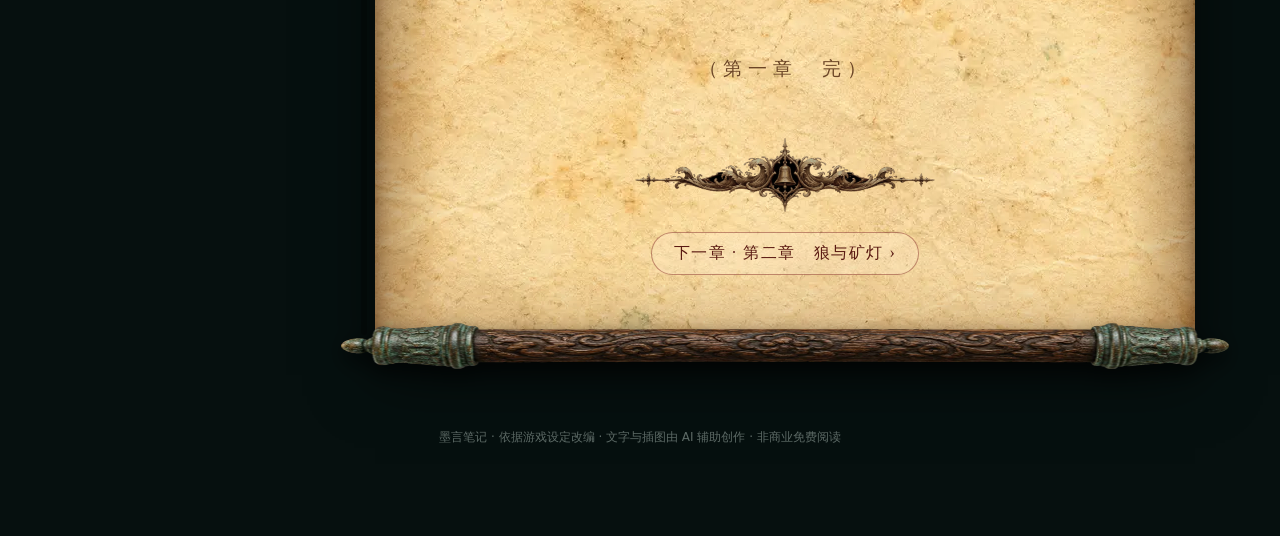
<file: novel.html>
<!doctype html>
<html lang="zh-CN">
<head>
<meta charset="utf-8">
<meta name="viewport" content="width=device-width,initial-scale=1,viewport-fit=cover">
<title>墨言笔记 · 暗岩传说：深渊回响 连载小说</title>
<meta name="description" content="《暗岩传说：深渊回响》官方连载小说：墨言的笔记。">
<meta name="theme-color" content="#06100f">
<meta property="og:title" content="墨言笔记 · 暗岩传说连载小说">
<meta property="og:description" content="我写了三百页的笔记，最后一页只有一句话。">
<meta property="og:image" content="img/title.webp">
<link rel="icon" href="img/n1_icon.webp">
<link rel="stylesheet" href="novel.css">
</head>
<body class="sealed">

<header class="nbar">
  <a class="back" href="index.html">‹ 暗岩传说</a>
  <button class="tocbtn" id="tocBtn" aria-label="目录">目录</button>
  <div class="tools">
    <button id="fsDown" aria-label="缩小字号">A−</button>
    <button id="fsUp" aria-label="放大字号">A+</button>
  </div>
</header>

<!-- 火漆封印 -->
<div class="sealgate" id="gate">
  <p class="gate-sup">墨言笔记 · The Chronicler's Notes</p>
  <h1 class="gate-ttl" id="gateTtl">第一章　末页</h1>
  <button class="seal" id="seal" aria-label="敲碎火漆，展开卷轴">
    <img src="img/novel/seal.webp" alt="">
    <i class="shard s1"></i><i class="shard s2"></i><i class="shard s3"></i><i class="shard s4"></i>
  </button>
  <p class="gate-hint">点击火漆，展开卷轴</p>
  <p class="gate-resume" id="resume" hidden>你上次读到这里 · 将从书签处继续</p>
</div>

<div class="desk">
  <aside class="toc" id="toc">
    <h3>卷目</h3>
    <h4>第一部 · 暗岩</h4><ol><li class="on" data-ch="1"><span class="no">01</span><span class="nm">末页</span></li><li class="on" data-ch="2"><span class="no">02</span><span class="nm">狼与矿灯</span></li><li class="on" data-ch="3"><span class="no">03</span><span class="nm">腐根</span></li><li class="on" data-ch="4"><span class="no">04</span><span class="nm">原野上的星纹</span></li><li class="on" data-ch="5"><span class="no">05</span><span class="nm">沙与霜</span></li><li class="on" data-ch="6"><span class="no">06</span><span class="nm">三座副本的回声</span></li><li class="on" data-ch="7"><span class="no">07</span><span class="nm">王与誓的余烬</span></li><li class="on" data-ch="8"><span class="no">08</span><span class="nm">暗岩之心</span></li></ol>
    <h4>第二部 · 沉钟之海</h4><ol><li class="on" data-ch="9"><span class="no">09</span><span class="nm">余音</span></li><li class="on" data-ch="10"><span class="no">10</span><span class="nm">钟停了</span></li><li class="on" data-ch="11"><span class="no">11</span><span class="nm">钟壳与沉船</span></li><li class="on" data-ch="12"><span class="no">12</span><span class="nm">深潮口</span></li><li class="on" data-ch="13"><span class="no">13</span><span class="nm">倒悬之城</span></li><li class="on" data-ch="14"><span class="no">14</span><span class="nm">钟舌与提灯</span></li><li class="on" data-ch="15"><span class="no">15</span><span class="nm">两种主张</span></li><li class="on" data-ch="16"><span class="no">16</span><span class="nm">无声钟楼</span></li><li class="on" data-ch="17"><span class="no">17</span><span class="nm">最后一下</span></li><li class="on" data-ch="18"><span class="no">18</span><span class="nm">沉眠者之门</span></li><li class="on" data-ch="19"><span class="no">19</span><span class="nm">余响</span></li></ol>
    <p class="toc-more">——未完待续——</p>
  </aside>

  <main class="scroll" id="scroll">
    <div class="rod top"><img src="img/novel/roller.webp" alt=""></div>
    <div class="ribbon"><i id="ribbon"></i></div>
    <article class="paper" id="paper">
<section class="chsec" data-ch="1" data-title="第一章　末页" data-track="title_theme" hidden>
<header class="chap"><p class="part">第一部 · 暗岩</p><img class="chap-orn" src="img/novel/orn.webp" alt="">
<h2>第一章　末页</h2><p class="chap-en">Chapter 1 · The Last Page</p>
<button class="chmus" data-track="title_theme">♪ 本章配乐：暗岩序曲</button></header>
<div class="text">
<p class="drop">我写了三百页的笔记，最后一页只有一句话。</p>
<p>那是在<button class="term" data-k="烬火堡垒">烬火堡垒</button>，天快亮的时候。地面停了。我先是没有察觉——这么多夜以来，我已经习惯了脚下那一下一下的跳动，像睡在一头巨兽的胸口上，习惯到写字时会不自觉地跟着它落笔。可那天黎明，笔尖落下去，纸下面什么也没有回应。我把手掌按在石地上，按了很久，石头只是冷，只是石头。</p>
<p>于是我写：<span class="wet">有人下去了，然后回来了。</span></p>
<p>写完我就再也写不出别的。三百页里有<button class="term" data-k="沙葬王陵">沙葬王陵</button>的碑文、冰窟壁上的刻痕、<button class="term" data-k="灰烬铸造厂">灰烬铸造厂</button>里那些未完成的铸模的尺寸，有<button class="term" data-k="瓦尔卡兹">瓦尔卡兹</button>和<button class="term" data-k="伊瑟兰">伊瑟兰</button>，有一颗烧不尽的心和一颗冻不坏的心。我以为我在记录历史。到最后一页才明白，我记下的从来只是一个人往下走的脚印。</p>
<aside class="note n1">三百页。最后一页，只有一句。</aside>
<div class="orn"><img src="img/novel/orn.webp" alt=""></div>
<p><button class="term" data-k="灰石营地">灰石营地</button>的庆功宴，是<button class="term" data-k="布兰">布兰</button>托人捎信叫我去的。信上只有一句：今晚要给全营地的人加一顿肉，你也来。</p>
<p>我从荒原一路往北，到营地时天已经黑透。门口的篝火比我记忆里任何一次都旺，火星往上蹿，在夜空里拖出细细的熔铜色尾巴，落下来时已经成了灰。往年这堆火是为了把黑暗挡在外面的，守夜的人背对着它，眼睛盯着林子。今晚他们面朝着火，手里端着碗。</p>
<p>布兰站在门柱旁边，手里握着一把凿子。</p>
<p>门柱是老橡木的，十年风雨，表面早已发黑开裂。他在齐胸高的地方凿出了一个名字，凿得很深，木屑还挂在纹路里，被火光映成暖黄。我走近时，他正用拇指把最后一笔的毛刺抹平。</p>
<p>「来了。」他说，没有回头，「你看刻得正不正。」</p>
<aside class="note n1">火星往上蹿——熔铜色。</aside>
<p>我看了。我说正。其实那几个字有一点往右斜，像刻字的人手在发抖。布兰的手从来不抖，在狼林、在矿洞口、在地面像心跳一样跳动的那些夜里都没有抖过。我没有说破。</p>
<p>那人就坐在离火最远的一条长凳上，膝上横着一件兵器，手里一碗没怎么动的肉汤。营地里的孩子们轮流跑过去，又不敢靠得太近，在三步开外站住，看一眼，再跑回大人身边。有人往那人碗里添汤，有人递过去一块烤得焦黑的饼。那人一一接了，点头，不怎么说话。</p>
<p>那人一直不怎么说话。这一点我在笔记的第一页就写了：「来者寡言。」后来又在第四十页写：「不是寡言，是把话留给需要的时候。」再后来我就不写了，因为我发现自己在用这个人的沉默衡量一些东西——衡量一座副本有多深，衡量一个首领临死前说的话有多重。</p>
<p>布兰端着两碗酒走过来，把一碗塞进我手里，另一碗放在那人身边的凳子上。</p>
<p>「坐下，喝一杯。」他对那人说，然后在两人之间坐下，木凳吱呀一声。「从你第一天背着破剑走进营地，到今天……」</p>
<p>他说到这里停了，喝了一大口酒，用袖子擦嘴，好像剩下的话被酒冲下去了。过了一会儿，他才低声把那句话说完：</p>
<p>「灰石营地会记住你的名字。」</p>
<p>那人看着火，没有回答，只是端起那碗酒，和布兰的碗碰了一下。陶碗相碰的声音很闷，混在篝火的噼啪声里，几乎听不见。</p>
<p>我在旁边看着，没有拿出笔记。那一刻我想，有些事是不该写下来的，写下来就成了别人的。</p>
<div class="orn"><img src="img/novel/orn.webp" alt=""></div>
<p>宴席散得很晚。</p>
<p>孩子们先被抱回了屋，然后是女人们，然后是喝多了的守卫，一个扶着一个，嘴里还在争论到底是谁第一个在矿洞口见到了那人。篝火渐渐矮下去，只剩下一床暗红的炭，偶尔有一块塌下去，扬起一小股火星。</p>
<p>营地安静下来。是真正的安静。</p>
<p>我在营地里住过几个夜晚，都是在这件事之前。那时候的安静是假的：狗不叫，人不说话，可地面在跳，墙上挂着的铁锅会跟着轻轻磕碰墙壁，井里的水面会一圈一圈地起纹。守夜的人说听见有东西在下面喘气。布兰不信，后来信了，后来派人来<button class="term" data-k="烬落荒原">烬落荒原</button>找我，问我知道些什么——「让他全说出来。」带话的人原样转述了这句，有些尴尬。</p>
<p>我那时什么也说不出来。我只知道碑文都指向同一个名字。</p>
<p>今夜，锅不碰墙了，井水也平了。十年来第一个安静的夜晚，布兰在宴席上这么说，没有人反驳。</p>
<p>我回到布兰给我腾出的那间小屋，点上油灯，把笔记摊开在桌上。</p>
<p>我原本只是想再看一眼最后那一页。那一行字我写得很用力，墨迹透到了背面。我想看看它在灯下是什么样子，看看一个人写完三百页之后，最后剩下的东西到底有多少分量。</p>
<p>灯芯跳了一下。</p>
<p>最后一页上，我那行字的下面，多了一行字。</p>
<p>我先以为是墨迹透过来的影子，或是我眼睛花了——人老了，灯下看字总有重影。我把灯挪近，那行字没有动。它不是我的字。我写字习惯把横画收得很短，这行字的横画却拖得很长，像是有人在水里写的，每一笔的末端都洇开了一点，泛着极淡的青绿色。</p>
<p>我伸手去摸。纸是湿的。</p>
<p>不是被水泼过的那种湿，是从纸里面渗出来的，凉的，带着一点咸味，像是海水。可灰石营地离任何一片海都很远，远到营地里大部分人一辈子没见过海。</p>
<p>那行字写的是：</p>
<p><strong class="bell">「钟停了。谁来敲下一下？」</strong></p>
<p>我坐在那里，很长时间没有动。</p>
<p>我研究过暗岩所有副本留下的碑文。沙葬王陵的、冰窟的、<button class="term" data-k="熔心王座">熔心王座</button>的、<button class="term" data-k="永霜墓穴">永霜墓穴</button>的，我把它们拓下来，铺满烬火堡垒的整张长桌，一个字一个字地对。我记得每一块碑上提到过的东西：心，火，冬天，誓约，看门的狗。没有一块碑提到过钟。</p>
<p>可我的手在发抖，因为就在读到这行字的那一刻，我想起了一件事——地面跳动的那几个夜里，营地的地面在跳，一下，一下，所有人都说像心跳。只有一次，我半夜醒来，在那跳动的间隙里，好像听见了另一种声音。很远，很低，嗡的一声，余音拖得很长，像什么巨大的铜器被人从极深的地方轻轻碰了一下。</p>
<p>我当时以为是梦。我没有把它写进笔记。</p>
<p>现在它自己写进来了。</p>
<div class="orn"><img src="img/novel/orn.webp" alt=""></div>
<p>我拿着笔记出门时，炭火已经快熄了。月亮挂在营地西边的林梢上，冷白的光把屋檐、栅栏和门柱的影子都压得很扁。</p>
<p>营地中央那口古井边站着一个人。</p>
<p>我知道是谁。只有那个人会在这种时候不睡觉，站在一口井边上。</p>
<p>古井比营地还老。井口用灰石砌成，石缝里长着青苔，井沿上方立着一副空钟架，铁件生了很厚的锈，横梁上垂下一截断掉的皮绳，在夜风里轻轻晃。从我第一次来灰石营地起，它就是空的。营地里没有人说得清那上面原来挂过什么。孩子们拿它荡秋千，被布兰骂过几次，后来也就不去了。</p>
<p>那人一只手扶着钟架的立柱，正低头看着井里。</p>
<p>我走过去，在井沿另一边站住。井很深，月光只照进去一小截，再往下就是黑。黑的最底下，有一点水光。</p>
<p>水面在动。</p>
<p>不是风吹的。今夜没有什么风。是一圈一圈细细的涟漪，从井水正中央荡开，碰到井壁，再荡回来，规律得像呼吸——又不完全像。像潮水。我没见过几次海，但我在书里读过潮水，读过它怎样被看不见的东西牵着，一进，一退。</p>
<p>「从什么时候开始的？」我问。</p>
<p>那人没有抬头，只是把扶着钟架的那只手松开，翻过来，摊在月光下给我看。掌心有一道很浅的锈痕，青绿色的，和我笔记上那行字的颜色一模一样。</p>
<p>我把笔记翻到最后一页，递过去。</p>
<p>那人接过去，借着月光看了很久。我注意到那人的拇指在那行湿字上停了一下，没有去摸，只是停在旁边，像是怕把它碰散了。然后笔记被合上，递回我手里。</p>
<p>我们谁也没有说话。井底的涟漪还在一圈一圈地荡。远处，营地门口最后一块炭塌了下去，火星升起来，又落下，在这么远的地方看，那一点光是铜色的，暖的，小得几乎看不见。井里的光则是冷的，青的，像是从很深很深的地方透上来。</p>
<p>我忽然明白了一件事：那天黎明，当地面停止跳动的时候，我以为结束的是一件事。其实结束的，只是我能看见的那一部分。</p>
<p>「<button class="term" data-k="暗岩之心">暗岩之心</button>碎掉的时候，」我听见自己说，声音比我想象的要哑，「不是所有碎片都留在了你看见的地方。」</p>
<p>这是猜测，不是学问。我说完自己都吃了一惊——我做了一辈子的学者，很少把没有证据的话说出口。</p>
<p>那人终于抬起头，看了我一眼。</p>
<p>那一眼里没有疑问。我后来想了很多次该怎样把它写下来，最后只想到一个词：已经。那人已经知道了。也许比我更早，也许在今夜宴席的火光里，在布兰说「灰石营地会记住你的名字」的时候，那人就已经在听井底的声音了。</p>
<div class="orn"><img src="img/novel/orn.webp" alt=""></div>
<p>那天夜里我没有再睡。</p>
<p>我回到小屋，重新点上灯，把那本三百页的笔记推到桌子的一边，从包里取出一本空白的册子。纸是在烬火堡垒买的，粗，带着一点烟火气。我把它摊开，压平，蘸了墨。</p>
<p>我想了很久该从哪里写起。</p>
<p>从那行湿字写起，是最近的；从碑文写起，是我最熟悉的；从暗岩之心写起，是最重要的。可我最后发现，这些都不是开头。三百页的笔记里，我写了一切，唯独没有写那个人是怎么来的——因为那时我还不认识那个人，那时我以为值得记录的只有首领和碑文，只有历史。</p>
<p>而历史是从一个人背着一把破剑走进营地开始的。</p>
<p>窗外，天边泛出一点青灰。营地门柱上那个新刻的名字，在晨光里慢慢显出来，木头的切口还是新鲜的浅色，像一道还没长好的伤。井那边传来很轻的水声，一下，又一下。</p>
<p>我在空白册子的第一页写下：</p>
<aside class="note n0">井那边，一下，又一下。</aside>
<p>「那是灰鬃狼最大胆的一年。营地东边，一夜之间少了两只羊。」</p>
<p>笔尖落下去，这一次，纸下面没有任何东西回应我。我知道这寂静不会太久了。</p>
<p class="end">（第一章　完）</p>
</div>
<footer class="chend"><img src="img/novel/orn.webp" alt=""><a class="nextch" href="#ch=2">下一章 · 第二章　狼与矿灯 ›</a></footer></section>
<section class="chsec" data-ch="2" data-title="第二章　狼与矿灯" data-track="title_theme" hidden>
<header class="chap"><p class="part">第一部 · 暗岩</p><img class="chap-orn" src="img/novel/orn.webp" alt="">
<h2>第二章　狼与矿灯</h2><p class="chap-en">Chapter 2 · Wolves and Mine Lamps</p>
<button class="chmus" data-track="title_theme">♪ 本章配乐：暗岩序曲</button></header>
<div class="text">
<p class="drop">那是灰鬃狼最大胆的一年。营地东边，一夜之间少了两只羊。</p>
<p>这一句我是照着<button class="term" data-k="布兰">布兰</button>的话写下的。他说起那一年，总从羊说起，好像羊比人要紧。我后来想，对一个守卫长来说也许确实如此：人丢了，你知道去哪里找；羊丢了，你只知道林子里有什么东西越来越不怕你了。</p>
<p>布兰后来告诉我，那人是傍晚到的。从南边的土路上走过来，一个人，没有马，背上斜挎着一把剑。剑鞘的皮子开了口，露出一截剑身，刃上有两处豁口，像被什么啃过。守门的小伙子拦了一下，问从哪里来，那人没有答，只是把手摊开给他看——空的，没有武器在手上，也没有要什么的意思。</p>
<p>「我当时就想，」布兰说，「这人要么是走投无路，要么是走过很远的路。」</p>
<p>他在门柱下面叫住了那人。那天他正为羊的事上火，说话没有客气。</p>
<p>「营地东边的灰鬃狼越来越大胆，昨晚又叼走了两只羊。」他指了指东边的林子，「去林子里清理掉一些。」</p>
<p>我问过布兰，为什么把这件事交给一个刚进门的陌生人。他想了很久，说：「因为那人没问给多少钱。」</p>
<div class="orn"><img src="img/novel/orn.webp" alt=""></div>
<p>林子在营地东边，一条浅沟隔开，沟底常年积着落叶。灰鬃狼的毛色和那一年秋天的树干差不多，伏在灌木后面，不动的时候你根本看不出来。</p>
<p>那人进林子时天已经擦黑了。营地里有人站在栅栏上看，看见那个影子在树干之间时隐时现，后来就看不见了。只听得见声音：先是一声短促的嚎，然后是枝叶被撞断的哗响，然后很久没有声音，再然后又是一声嚎，更远一些。</p>
<p><button class="term" data-k="葛尔达">葛尔达</button>那天晚上一直没收铺子。她说铁砧还热着，等等看那人能不能带回来点什么。布兰后来又托那人去收狼牙，葛尔达要拿它们磨箭头。她把狼牙一颗一颗摆在铁砧边上，用指甲敲了敲，说：「牙口好。这一窝吃得不差。」</p>
<p>那人回来时已是半夜，身上有几道抓痕，袖子被血浸透了一半，不全是自己的。布兰迎上去，什么也没问，先往那人手里塞了一样东西。</p>
<p>「干得漂亮！今晚大家能睡个好觉了。」他说，「拿着这个，比你那把破剑强。」</p>
<p>那是营地里能拿出的最好的一件兵器，刃口新磨过，在篝火下泛着一层熔铜似的暖光。那人接过去，掂了掂，点头。</p>
<p>布兰说，那人没有把破剑扔掉。新兵器挂上了腰，旧的那把仍然背在背上，豁口朝外。他问过一次为什么，那人只是摇了摇头。</p>
<aside class="note n0">布兰说，那人没有把破剑扔掉。</aside>
<p>我把这件事记下来，是因为后来我在<button class="term" data-k="烬火堡垒">烬火堡垒</button>见到那人时，背上已经没有那把剑了。我没有问它去了哪里。有些东西会在路上一点一点地换掉，换到最后，人自己也说不清是从哪一天开始不一样的。</p>
<p>那一夜营地里没有狼嚎。守夜的人后来说，那是他们很久以来睡得最沉的一觉。</p>
<div class="orn"><img src="img/novel/orn.webp" alt=""></div>
<p><button class="term" data-k="老汤">老汤</button>是第三天早上到的。</p>
<p>他从北边的山麓跌跌撞撞地跑下来，鞋子跑掉了一只，脸上的煤灰被汗冲出一道一道的白痕。营地北边有一块大石头，他就倒在那块石头后面，抱着膝盖发抖，谁去扶他都不肯起来。</p>
<p>布兰找到那人，说：「北边暗岩矿洞的矿工逃出来一个，叫老汤，就在营地北边。去问问他发生了什么。」</p>
<p>老汤看见那人走过来，先是往后缩，看清了那人腰上挂着的是营地的兵器，才松下一口气。</p>
<p>「你是布兰派来的？太好了……」他抓住那人的袖子，抓得很紧，「监工<button class="term" data-k="格罗克">格罗克</button>疯了，他把矿工们都变成了他的打手！」</p>
<p>后来我在<button class="term" data-k="灰石营地">灰石营地</button>见过老汤一次。那是后来的事了，他已经不再下矿，在营地里帮人修屋顶。我请他把那几天的事从头讲一遍，他讲得很慢，常常停下来，盯着自己的手看。</p>
<p>「先是灯，」他说，「矿道里的灯，一盏一盏地灭。」</p>
<p>暗岩矿洞的矿道很长，每隔二三十步挂一盏矿灯，铜皮灯罩，里面烧的是营地里榨的油。灯光是黄的，暖的，照在湿漉漉的岩壁上，像给黑暗刷了一层铜。矿工们一辈子在这层铜色里干活，灯在，人心就在。</p>
<p>「最里面的灯先灭。我们以为是风。可矿道里哪来的风？」老汤的手指在膝盖上划了一道，「然后是第二盏、第三盏，一盏挨着一盏，往外灭。灯灭到谁那里，谁就不说话了。不是死了，是……站在那儿，手里还握着镐，眼睛睁着，可是你叫他，他不认得你。」</p>
<p>「格罗克呢？」</p>
<p>「格罗克站在最里头，站在灭了的灯底下。」老汤抬起头，「他以前是个好监工。骂人狠，可是塌方的时候，他是第一个冲进去刨人的。那几天他不骂人了。他就站着，低着头，好像在听地底下有人跟他说话。」</p>
<p>他说完这些，又是很长时间的沉默。最后他说出了当初对那人说过的话，一字不差，好像这句话在他心里刻了很久：</p>
<p>「矿洞入口就在我身后的传送阵。击败格罗克，救救我的兄弟们。」</p>
<p>那人往北去的时候，穿过了营地中央。布兰说，那人在古井边停了一下，抬头看了看那副空钟架，看了看横梁上垂下来的那截断皮绳，然后才继续往北走。布兰以为那人是渴了，想喝口水。可那人没有打水，只是站了一会儿。</p>
<p>我写到这里，停了笔，把这句话看了很多遍。布兰讲的时候只是顺口一提，他自己大概早忘了。我把它留下来，不作解释。</p>
<div class="orn"><img src="img/novel/orn.webp" alt=""></div>
<p>矿洞里的事，我是从三个人那里拼起来的。一个是老汤，一个是后来被救出来的矿工，还有一个是那人自己——如果一个手势也算讲述的话。</p>
<p>传送阵把那人送到矿洞入口。入口处的灯还亮着，黄铜色的光一圈一圈地晕开。再往里走，第一盏灭了的灯挂在一根支撑木梁上，灯罩上结了一层蛛网。</p>
<p>穴居蜘蛛是从顶上下来的。那个被救出来的矿工说，那些东西平时只在废弃的岔道里，从不靠近有灯的地方。可那几天灯灭了，它们就顺着黑暗一路爬了出来，爬到人的脚边。</p>
<aside class="note n0">穴居蜘蛛是从顶上下来的。</aside>
<p>然后是被控制的矿工。</p>
<p>那人第一次举起兵器对着的，是一张熟悉的、属于营地的脸——至少那张脸在营地里出现过，在集市上买过盐，在篝火边唱过歌。那个矿工举着镐冲过来，没有喊叫，脚步很重，眼睛里一点光也没有。被救出来的矿工说，他记得那一刻：他自己也举着镐站在旁边，看得见，听得见，可是手不归自己管。他看见那人侧身让开第一下，用兵器的背面砸在对方手腕上，镐脱了手；又一下，砸在膝弯，那个矿工跪倒了。</p>
<p>「没下死手。」他说，「一个都没有。」</p>
<p>塌方隧道是矿道收窄的地方，头顶的岩层裂了一道缝，细砂一直在往下漏。工头巴克守在那里。他比别的矿工都高出一截，手里提着一盏风灯——整条隧道里唯一还亮着的灯。那盏灯照着他自己的脸，脸上没有表情。</p>
<p>那人和他打了很久。风灯在打斗中摔在地上，灯罩裂了，火苗舔着漏出来的灯油，在地上烧成一小片铜色的光。巴克倒下的时候，那片光还没有熄。那人把灯扶起来，挂回了木梁上。</p>
<p>再往里，是格罗克。</p>
<p>最深处的矿室很宽，顶很高，四壁全是黑的。不是煤的黑，是另一种黑，那个矿工说，像是灯光照上去就被喝掉了。格罗克站在矿室中央，比老汤描述的还要高大，双手提着一柄斧，斧刃垂着，拖在地上。</p>
<p>他看见那人，把斧扛上了肩。</p>
<p>后面的事，那个矿工记得的不多。他记得格罗克吹了一声矿哨，尖得刺耳，矿道深处有两盏灯晃晃悠悠地亮起来，朝这边移过来——是两个矿工，提着灯，被那声哨叫了过来。他记得格罗克喊了一句话，那句话矿工们从前每天早上都要听一遍，只是从前喊的人带着笑：</p>
<p>「小子们，干活了！」</p>
<p>他记得格罗克手里的镐。不是那把斧，是另一把，矿镐，镐头上裹着一团墨色的烟。那团烟一出现，矿室里仅有的几点光就暗了一截，像是被什么吸了过去。那人冲上前，在那团墨烟脱手之前撞了上去，格罗克踉跄了一步，镐上的烟散了。</p>
<p>他记得最后。格罗克扯掉了自己的护肩，皮肤下面浮起一道一道墨色的纹路，像地底的根须爬上了一个人的身体。他吼道：</p>
<p>「我要把你埋在这里！」</p>
<p>矿顶开始落灰。石块砸下来，砸在那人刚刚站过的地方。那个矿工说他想喊，喊不出声；想跑，腿不动。然后他看见那人从落石之间穿过去，看见兵器落下，看见格罗克的斧子脱了手，斜斜地插进了地里。</p>
<p>格罗克倒下了。</p>
<p>就在那一刻，矿工说，他的手又归他自己了。他低头看着手里的镐，不知道自己为什么拿着它。矿道里一盏一盏的灯，没有人去点，却好像亮了一点——也许只是他的眼睛终于又看得见了。</p>
<div class="orn"><img src="img/novel/orn.webp" alt=""></div>
<p>后来在烬火堡垒，我问那人：格罗克倒下的时候，是什么样子？</p>
<p>那人想了一会儿，伸出两根手指，指向地面。</p>
<p>我以为那人是在说格罗克倒在了地上。我又问了一遍。那人摇头，手指没有动，仍然指着脚下，指着烬火堡垒的石地，指着石地下面我们看不见的地方。</p>
<aside class="note n0">我以为那人是在说格罗克倒在了地上。</aside>
<p>我这才明白。</p>
<p>我在那一页的页边写了一行小字。写的时候没有多想，只觉得应该记下。后来这本笔记写到三百页，我回头翻，这行字仍是我在整本笔记里最不安的一句：</p>
<p><strong class="bell">格罗克倒下时，眼睛看着脚下。</strong></p>
<p>那人走出矿洞时，身后跟着十几个矿工，一个扶着一个，在洞口被白天的光刺得睁不开眼。老汤光着一只脚迎上去，挨个看过去，数到最后一个，才一屁股坐在地上，哭了。</p>
<p>「格罗克倒下了？！」他抹着脸，声音都劈了，「你是暗岩矿洞的英雄！这是我们攒下的宝贝，请收下。」</p>
<p>那是矿工们藏在矿道里的一只铁箱子，钥匙在老汤脖子上挂了好些年。那人收下了。</p>
<p>那天晚上，灰石营地又加了一顿饭。不是肉，是汤，矿工们的家人熬的，一锅一锅端到篝火边上。火光是暖的，铜色的，照着一张张熏黑了的脸。布兰后来说，那人坐在离火最远的地方，膝上横着新兵器，背上还是那把破剑。</p>
<p>没有人去想矿洞最深处那面喝掉光的岩壁。很久以后，地面开始像心跳一样跳的那些夜里，布兰才对我说起，矿道最深处的岩壁每晚都在发烫。可那时候的灰石营地只想睡一个好觉。</p>
<p class="end">（第二章　完）</p>
</div>
<footer class="chend"><img src="img/novel/orn.webp" alt=""><a class="nextch" href="#ch=3">下一章 · 第三章　腐根 ›</a></footer></section>
<section class="chsec" data-ch="3" data-title="第三章　腐根" data-track="title_theme" hidden>
<header class="chap"><p class="part">第一部 · 暗岩</p><img class="chap-orn" src="img/novel/orn.webp" alt="">
<h2>第三章　腐根</h2><p class="chap-en">Chapter 3 · The Rotroot</p>
<button class="chmus" data-track="title_theme">♪ 本章配乐：暗岩序曲</button></header>
<div class="text">
<p class="drop">写到沼泽这一段，我把灯芯剪短了一些。</p>
<p>小屋外面，古井那边的水声还在，一下，一下，比前几夜更清楚。我已经学会不去数它。我把<button class="term" data-k="艾拉">艾拉</button>的信摊在桌上——那是很久以后她托人捎到<button class="term" data-k="烬火堡垒">烬火堡垒</button>的，三张纸，字写得又小又密，有几处被水洇过，是沼泽里的水，干了以后留下一圈一圈淡绿色的边。</p>
<p>她在信的开头写：「你要的那几天，我尽量想起来。可是沼泽里的日子，过着过着就分不清哪天是哪天了。」</p>
<div class="orn"><img src="img/novel/orn.webp" alt=""></div>
<p>矿洞的事过去没几天，<button class="term" data-k="老汤">老汤</button>就把那人领到了营地西边。</p>
<p>「矿洞的事多亏你了。」老汤一边走一边说，他已经换上了新鞋，走路还有点不惯，「营地西边来了个巡林者，叫艾拉，说南方的沼泽出了大事。她在找能打的人，去见见她吧。」</p>
<p>艾拉坐在西边栅栏外一截倒下的树干上，正在擦一张弓。她穿着沾满泥点的皮靴，斗篷下摆是湿的，好像从来没干过。她身边放着一只小皮水囊，囊口塞得很紧。</p>
<p>她抬头看了那人一眼，又看了老汤一眼。</p>
<p>「老汤推荐的人？好。」她把弓放下，没有多寒暄，拔开水囊的塞子，往一只陶碗里倒了一点，推到那人面前。</p>
<p>水是浑的，泛着一层很淡的青绿色，像是在暗处会发光。凑近闻，有一股甜腻的、烂水果一样的味道。</p>
<p>「这是沼泽北缘的水。三个月前还能直接喝。」艾拉说，「腐沼神殿里的祭司在用腐根污染整片沼泽，再这样下去<button class="term" data-k="灰石营地">灰石营地</button>的水源也保不住。」</p>
<p>她在信里告诉我，那天她其实没抱多大希望。来灰石营地之前，她已经找过两拨人，一拨走到堤道就回来了，另一拨没有回来。</p>
<p>「那人看了那碗水很久，」她写道，「然后把碗端起来，倒在了地上。我问你干什么，那人指了指营地里的孩子们。我就明白了，不用再说了。」</p>
<div class="orn"><img src="img/novel/orn.webp" alt=""></div>
<p>神殿外有一条堤道，是古时候用石块垒出来的，从沼泽边缘一直伸进雾里。石缝里长满了黑色的根须，有的粗得像人的手臂，爬上堤面，又扎回水里，好像整条堤道都被什么东西攥在手心。</p>
<p>艾拉领着那人走到堤道口，就停下了。</p>
<aside class="note n1">艾拉领着那人走到堤道口，就停下了。</aside>
<p>「神殿外的堤道上全是被腐化的巨蟾和树妖。」她说，「杀掉它们，再从树妖身上带回一些腐化孢子，我要研究怎么净化。」</p>
<p>那是一个阴天。沼泽上的雾很低，贴着水面流动，雾里不时鼓起一个泡，破开，散出那种甜腻的气味。腐沼巨蟾就伏在雾下面，背上的疙瘩和烂泥一个颜色，直到它张开嘴，你才看得见那条舌头和舌头上挂着的黏液。艾拉说，被它舔到的地方，要火辣辣地疼上好一阵，像是毒顺着皮肤往里钻。</p>
<p>树妖更难缠。它们本来是沼泽边的老树，根被腐化以后，就从泥里拔了出来，拖着一身的烂根往前挪。动作很慢，可每一下都很沉，砸在堤道上，石块都会松动。它们的树皮裂缝里鼓着一个个囊，囊壁薄得透明，里面是青绿色的光点，一闪一闪，像萤火虫，又不像——萤火虫是活的，那些光点只是在等。</p>
<p>那人砍开第一棵树妖的时候，囊破了，光点像一阵烟一样喷出来。艾拉在后面喊了一声，那人往后退了两步，用袖子掩住口鼻。那团青绿色的烟在空中悬了一会儿，慢慢落进水里，水面上起了一层细细的绿膜。</p>
<p>那人从树妖的残骸里割下两个还没破的孢子囊，用布包好，带回给艾拉。</p>
<p>当天晚上，艾拉在营地边的帐篷里点了一盏油灯，把孢子囊放在灯下，用一根细木签挑开。灯光是黄的，暖的；囊里的光点是青的，冷的。两种光碰在一起，互相吃掉了一部分，囊里的东西看起来就成了一种灰扑扑的颜色。</p>
<p>艾拉看了很久，脸色沉下来。</p>
<p>「这些孢子……果然是祭司的手笔。」她把一样东西推到那人面前，是一枚用沼泽木雕的小护符，「拿着，这是巡林者的谢礼。」</p>
<p>她在信里写：「我那时候已经知道神殿里的是谁了。可我还是希望我错了。孢子里有她的手法，根须的长法也是她的。我在沼泽里巡了十几年，她在神殿里待得比我更久。我从来不知道她是从什么时候开始变的。」</p>
<p>我在这句话下面画了一道线。艾拉不知道<button class="term" data-k="腐根祭司">腐根祭司</button>是从什么时候开始变的，老汤也不知道<button class="term" data-k="格罗克">格罗克</button>是从什么时候开始变的。两个人都说：以前是好的。</p>
<div class="orn"><img src="img/novel/orn.webp" alt=""></div>
<p>腐沼神殿一半沉在水里。</p>
<p>堤道的尽头是一道石门，门楣上的花纹已经被根须盖住了，看不出原来刻的是什么。门后是一条长长的回廊，地面低于沼泽的水位，积着齐膝深的黑水。回廊两侧的柱子歪向同一个方向，柱顶长着苔，苔上又长着那种青绿色的孢子囊，把整条回廊照成一种冷冷的、水底一样的颜色。</p>
<p>沼泽祭徒守在回廊里。他们穿着灰绿的长袍，站在柱子后面，远远地朝来人扔出一团团毒泥。艾拉说，那些祭徒原本是沼泽边几个村子里的人，有猎户，有采药的，有一个是她认识的船夫。</p>
<p>「那人没有问我该怎么办。」她写，「那人只是看了我一眼，好像在问：他们还能回来吗？我说我不知道。那人就往前走了。」</p>
<p>我不清楚回廊里的那一仗是怎么打的。艾拉没有进去，她守在门口，替那人看着身后。她只记得声音：水被搅动的声音，毒泥砸在石柱上的声音，然后是一声很长的、像树干被折断的闷响。</p>
<p>然后，回廊尽头，有人开口说话了。</p>
<p>「沼泽的根须啊，吞噬这些闯入者！」</p>
<p>艾拉说，她一辈子忘不了那个声音。不是喊出来的，是从水下、从泥里、从四面八方的根须里一起冒出来的，好像整片沼泽都在跟着那个声音说话。</p>
<div class="orn"><img src="img/novel/orn.webp" alt=""></div>
<p>腐根祭司站在神殿最深处的祭台上，手里握着一根弯曲的木杖。她的长袍早已和身体长在了一起，看不出哪里是布、哪里是树皮，背上鼓着一排孢子荚，随着呼吸一胀一缩。</p>
<p>我是后来才从那人那里一点一点问出这一仗的样子的。那人不爱说话，我就问，那人就点头或者摇头，有时候拿炭条在桌上画两笔。</p>
<p>祭司的杖点一下地，那人脚下的泥地就隆起来，根尖从下面探出，像一排削尖的木桩。她的喉咙鼓起来，吐出一团黄绿色的泥浆，落在哪里，哪里就冒起泡，成了一片毒沼。祭台四周的地面一点一点地被毒沼占满，能站人的地方越来越少。</p>
<p>后来地面裂开，藤蔓从泥里升了起来，一根，两根，立在那里不动，只是朝人射出带毒的尖刺。</p>
<p>我问：先砍藤蔓？</p>
<aside class="note n0">我问：先砍藤蔓？</aside>
<p>那人点头。</p>
<p>最难的是那一下。祭司停下了所有的动作，把杖举起来，开始念。那人画给我看：从自己的身上，冒出一缕一缕暗绿色的雾丝，被拉着，朝祭司那边飘过去。祭司身上的伤口，就在那些雾丝里一点一点地合拢。</p>
<p>艾拉事先就交代过：读条「腐化汲取」时一定要打断，不然她会恢复生命。</p>
<p>我问：打断了吗？</p>
<p>那人想了想，竖起三根手指，又弯下去一根。</p>
<p>三次里，打断了两次。我没有再追问那一次是怎么熬过来的。我只看见那人放在桌上的手，手背上有一块颜色比别处深的皮肤，像是被水泡了很久，一直没有恢复。</p>
<p>最后，祭司身上的孢子荚一齐炸开了。孢子像一场青绿色的雨，落满了整座神殿，落在哪里，哪里就长出一丛荆棘。她站在那场雨的正中，杖已经断了，半边身子塌了下去，仍然仰着头，用最后一点力气说了一句话。</p>
<p>那人在桌上写给我看。字写得很慢，炭条在桌面上划出沙沙的声音。</p>
<p>我把那句话誊进了笔记，一字一字，写得很用力：</p>
<p><strong class="bell">腐烂……才是万物的归宿！</strong></p>
<div class="orn"><img src="img/novel/orn.webp" alt=""></div>
<p>那人走出神殿的时候，雾正在散。</p>
<p>艾拉说，她先是闻到了。那股甜腻的、烂水果一样的气味淡了，淡到几乎没有了，取而代之的是一股很普通的、湿泥和水草的味道。然后是风，沼泽里很久没有风了，那天下午忽然起了一阵，把低低的雾吹开一道口子，露出了一小片灰白的天。</p>
<p>堤道上的根须萎缩了，干了，一碰就碎成粉。水面上那层青绿色的膜还在，可是颜色已经暗下去了。</p>
<p>艾拉站在堤道口，深深吸了一口气。</p>
<p>「沼泽的空气……变干净了。」她说这话的时候没有看那人，看着沼泽，「你救了这片土地，也救了灰石营地。这件宝物归你了。」</p>
<p>她在信的最后一页写：「那天回营地的路上，我问那人，祭司临死前说了什么。那人告诉了我。我们俩谁也没再说话，一直走到营地的篝火能看见的地方。火是铜色的，在雾的那一头，很小。我第一次觉得它那么暖。」</p>
<aside class="note n1">那人告诉了我。</aside>
<div class="orn"><img src="img/novel/orn.webp" alt=""></div>
<p>我把艾拉的信折好，夹回笔记里。</p>
<p>夜很深了。我在油灯下摊开两页纸，一页抄着格罗克，一页抄着腐根祭司。</p>
<p>一个是矿工的监工，一个是沼泽的祭司。他们一辈子大概从未见过面，一个在北边的山底下挖石头，一个在南方的水底下侍奉一座神殿。可是他们最后说的话，摆在一起，读起来像出自同一本经书。</p>
<p>格罗克说：我要把你埋在这里。</p>
<p>腐根祭司说：腐烂才是万物的归宿。</p>
<p>埋，烂，根须，地底。格罗克倒下时眼睛看着脚下，祭司把根扎进了泥里。他们都在朝同一个方向看——往下。</p>
<p>我做了一辈子学问，知道把两件事硬凑在一起是学者最容易犯的错。所以那天晚上，我只在两页纸之间写了一个很小的问号，没有写别的。</p>
<p>可是那个问号后来越来越大，大到占满了三百页。我在烬火堡垒的长桌上铺满碑文的时候，才终于肯承认那天晚上我已经隐约看见的东西：这些首领说的话，像是同一种信仰。他们都在听同一个声音，只是有的人听懂了，有的人没有。</p>
<p>窗外，古井那边的水声停了一会儿，又响起来。</p>
<p class="end">（第三章　完）</p>
</div>
<footer class="chend"><img src="img/novel/orn.webp" alt=""><a class="nextch" href="#ch=4">下一章 · 第四章　原野上的星纹 ›</a></footer></section>
<section class="chsec" data-ch="4" data-title="第四章　原野上的星纹" data-track="title_theme" hidden>
<header class="chap"><p class="part">第一部 · 暗岩</p><img class="chap-orn" src="img/novel/orn.webp" alt="">
<h2>第四章　原野上的星纹</h2><p class="chap-en">Chapter 4 · Starmarks on the Plain</p>
<button class="chmus" data-track="title_theme">♪ 本章配乐：暗岩序曲</button></header>
<div class="text">
<p class="drop">翠风前哨的信，我一直用一根草绳捆着。</p>
<p>那是<button class="term" data-k="青禾">青禾</button>编的绳子，原本捆着一包晒干的药草，药草早就泡水喝完了，绳子留了下来。今夜我把它解开，信一封一封摊在小屋的桌上，按日子排好。最早的一封不是写给我的，信封上写着「<button class="term" data-k="灰石营地">灰石营地</button>　<button class="term" data-k="布兰">布兰</button>收」，背面有布兰用炭条添的一行字，歪歪扭扭：「看不懂，你看。」</p>
<p>古井那边的水声又响起来。我把灯往信纸边上挪了挪。</p>
<div class="orn"><img src="img/novel/orn.webp" alt=""></div>
<p><button class="term" data-k="罗文">罗文</button>后来在信里说，那人是从石门里走出来的。</p>
<p>灰石营地南门外有一道石门，能直通翠风原野。<button class="term" data-k="老汤">老汤</button>领着那人出了南门，在石门前站住，说矿洞的事了结了，可南边又不太平——劫掠者抢了商队，野猪糟蹋庄稼。「去前哨找哨卫长罗文吧。」他说完，又低头看了看自己那双新鞋，好像怕原野上的泥把它弄脏。</p>
<p>翠风前哨是一圈木栅栏，围着几顶帐篷、一座瞭望塔、一堆篝火。罗文正蹲在栅栏边，用一根新削的木桩替换被拱倒的旧桩，听见脚步声，抬头，手里的锤子还举着。</p>
<p>「灰石营地来的援手？来得正好。」罗文把锤子往地上一插，「前哨就这么十几个人，原野上的麻烦可不少。」</p>
<p>十几个人，守着一整片原野。苇河横穿过去，河上一座木桥，桥南是草甸和庄稼，桥北是劫掠者的地盘。东边远处立着麦穗村的风车塔。</p>
<p>罗文在信里写字很省，一件事一行，像在报军情。野猪那一行是这样写的：前哨南边两片草甸，鬃背野猪，獠牙能把木栅栏拱倒，那人去了一个下午，草甸安静了。</p>
<p>罗文说，巡逻队的人站在瞭望塔上看，野猪背上的鬃毛竖得像一排枯枝，冲过来时草叶跟着抖，那人不躲，只侧一步，让獠牙擦着腿过去。</p>
<p>「草甸那边安静多了。」罗文把一件护具递给那人，是巡逻队的备用品，皮子磨得发亮，「你比他们更需要。」</p>
<div class="orn"><img src="img/novel/orn.webp" alt=""></div>
<p>青禾的信比罗文的长，字也秀气，写到一半总要拐去说哪种草要在露水干之前采。她在前哨里管药草，也管所有人的伤。</p>
<p>运药草的商队在苇河北岸被劫了。她说那些劫掠者不识货，把药草包随手塞在身上，当成干粮袋子。</p>
<p>「过了木桥往西北走，就是他们的营地。」她对那人说，又追着补了一句，「小心躲在后面放冷箭的弩手。」</p>
<p>那人过桥时，河面上起了一层薄雾。青禾在信里承认，她偷偷跟到了桥头，躲在一块石头后面。</p>
<p>「我听见弩弦响，」她写，「一声，两声，然后就没有了。过了很久，那人从雾里走回来，手里提着一串药草包，用一根皮带拴着，一包一包往下滴水。」</p>
<p>青禾把药草包摊在木桌上，闻完又数，数完又闻。</p>
<p>「都在这儿，一包不少！」她从脖子上摘下一枚护符，塞进那人手里，「这是我亲手调过的，戴着能让人精神些。」</p>
<aside class="note n1">都在这儿，一包不少！</aside>
<p>她又从药草里挑出最好的几样，包成一个小包，用草绳捆紧。</p>
<p>「守林人<button class="term" data-k="老柯">老柯</button>住在西北角的白桦林里，他的老寒腿离不开这包药。」她说，「路上会经过劫掠者营地。送到了，替我问声好。」</p>
<div class="orn"><img src="img/novel/orn.webp" alt=""></div>
<p>白桦林在原野的西北角。秋天，叶子黄透了，有的转成橙红，风一吹，整片林子簌簌地往下落金箔。树干是白的，一棵挨一棵，人走在里面，像走在一排排点亮的蜡烛中间。</p>
<p>老柯的木屋就在林子深处。罗文在信里只写了一句「药已送到」，倒是老柯自己托人带了几句话给我，是很久以后的事了。他说那天他正坐在门槛上，拿一块热石头焐膝盖。</p>
<p>那人把药包递过去。老柯接了，没急着打开，先掂了掂分量，嘴角往上一扯。</p>
<p>「青禾那丫头又惦记我这把老骨头了。」</p>
<p>他把药包揣进怀里，抬眼望了望北边，林子外面就是河北岸。</p>
<p>「……对了，」他说，「那个红鬃毛的劫掠头目天天在北岸转悠，你要是碰上，可别逞强。」</p>
<p>老柯带给我的话里还有一句：那人走的时候，看了看他门边那根裂了头的拐杖。第二天，门边多了一根白桦木削的新拐杖。</p>
<div class="orn"><img src="img/novel/orn.webp" alt=""></div>
<p>星落遗迹在原野东北。</p>
<p>那里是一片倒塌的石柱和一座圆形的祭坛。遗迹里的石傀儡一直立着，风吹雨打，从来不动。</p>
<p>罗文的第一封信，就是为这个写的。</p>
<p>那段日子，前哨守夜的人说，东北方向夜里会发光。不是火，火是会跳的；那光是冷的，青里透着一点紫，一动不动地贴在地平线上，像有人把一块冰搁在了那里。石傀儡也开始乱走。</p>
<p>「去祭坛看看到底出了什么事，」罗文对那人说，「顺手打碎几只石傀儡。」</p>
<p>那人是夜里去的。</p>
<p>罗文在信里只写了结果。我是后来从那人那里一点一点问出过程的，在<button class="term" data-k="烬火堡垒">烬火堡垒</button>的长桌边，那人用炭条在桌面上画给我看：一个圆，圆里一圈细线，细线上一个个小点。祭坛的台面上刻满了纹路，像星星，又像星星之间连起来的线。那人走近的时候，纹路正一道一道地亮起来，从外圈亮到里圈，青白的光从石头的缝里渗出来，照得四周的石柱都没了影子。</p>
<p>石傀儡围了上来。它们走得很慢，每一步都很沉，身上的石块之间也透着同样的光。那人打碎第一只时，光从碎石里泄出来，在地上淌了一小片，过了一会儿才暗下去。</p>
<p>我问：祭坛上的光，后来灭了吗？</p>
<p>那人摇头，又点头。意思是：那一夜灭了。可是不止那一夜。</p>
<p>那人回到前哨时天快亮了，身上沾着一层灰白的石粉。</p>
<p>「祭坛上的星纹又亮了？」罗文愣了一下，过了好一阵才开口，「……这事得报给营地。」</p>
<p>一个「又」字。罗文没有解释为什么是「又」。我后来写信去问，回信说前哨里没人说得清，只记得老辈人提过。</p>
<div class="orn"><img src="img/novel/orn.webp" alt=""></div>
<p><button class="term" data-k="赤鬃">赤鬃</button>是在那之后死的。</p>
<p>罗文写这件事，破例用了半页纸。劫掠者的头目在北岸游荡，手下的人抢了商队，烧了农庄。罗文说那座农庄烧了一整夜，火光隔着苇河都看得见，铜红色的，映在水面上，一直漂到前哨的木桥底下。</p>
<p>「他的斧头会撕开伤口，」罗文交代那人，「打之前把药水备足。除掉他，原野才算真正太平。」</p>
<p>青禾往那人的行囊里塞了好几瓶药水，又塞了一卷干净的布条。</p>
<p>那一仗是在北岸的荒地上打的，前哨的人没有看见。他们只看见那人回来时，一条胳膊缠着青禾的布条，布条已经红透了，血顺着手指往下滴，滴在木桥的桥板上，一路滴进栅栏。那人的另一只手里提着一把斧头，斧刃上挂着几根红色的鬃毛。</p>
<p>罗文盯着那把斧头，半天没说话。</p>
<aside class="note n0">罗文盯着那把斧头，半天没说话。</aside>
<p>「赤鬃死了？！」罗文终于喊出声来，「翠风前哨欠你一个大人情。」</p>
<p>那天夜里前哨的篝火烧得很高，有人唱起了原野上的歌，跑调跑得厉害。青禾替那人重新包扎胳膊，一边包一边掉眼泪。火光是熔铜色的，照着一圈年轻的脸。</p>
<p>罗文写到这里，最后添了一行：东北的光，那夜又亮了一阵。</p>
<div class="orn"><img src="img/novel/orn.webp" alt=""></div>
<p>罗文的第一封信送到灰石营地，布兰看不懂，转到了烬火堡垒。那时我还不认识那人，只知道原野上来了个能打的。</p>
<p>我在灯下读了三遍，回了一封信，只问了一件事：能不能把祭坛上的星纹，照原样描一份给我？</p>
<p>回信隔了很久才到。罗文附了一张粗纸，上面是炭条描的星纹，线条歪斜，好几处断了，像是描的人手不稳，又像是石头上的纹路本来就断着。信里说，是那人描的。</p>
<p>和这张纸一起寄来的，还有另一封信，信封上写着「星落高原　观星营地」。罗文在旁边注了一句：<button class="term" data-k="塞伦">塞伦</button>的信，说是该给你看。</p>
<div class="orn"><img src="img/novel/orn.webp" alt=""></div>
<p>塞伦的字很小，排得极整齐，一行一行，像星表。</p>
<p>信的开头是一句不像开头的话：「星星落下来的那晚，整片高原都亮了。」</p>
<p>翠风原野往东，水车磨坊的北面，有一条山径通往星落高原。罗文把那人派了过去。塞伦在信里写，那人走进观星营地时，正是傍晚，营地的篝火刚刚点起来。</p>
<p>「罗文派你来的？」塞伦说，「快坐。星星落下来以后，这片高原就没安宁过。」</p>
<p>那颗星在营地东边砸出了一个坑，坑底立着一块巨大的陨晶，夜里发着青紫的光。背上长着陨晶的甲虫守在四周，像守着一窝卵。</p>
<p>塞伦请那人去看看那颗星的核心。那人去了，打碎了守在那里的甲虫，然后把手按在了陨晶上。</p>
<p>那人回来以后，拉过塞伦的手，按在自己的手背上。那只手在轻轻地颤，一下，一下，很有规律，好像按过的东西还在掌心里没散。</p>
<p>「核心在跳动……」塞伦写，「像一颗心脏。这不是普通的石头。」</p>
<p>我在「心脏」两个字下面画了一道线。那时候我只是觉得这两个字用在石头上不对劲。</p>
<p>信的后半写观星台。高原西北有一座观星台遗迹，石柱围着一座石台，被一伙邪教徒占了，他们在用陨星的力量做法。那人把他们赶走，塞伦跟着上了观星台，用手扫开台面上的灰，底下露出一整面刻纹。</p>
<p>塞伦把刻纹描在了信纸的背面。一圈一圈的弧线，弧线上一个个点，有几个点被重重圈了出来，是邪教徒用炭笔后来加上去的。</p>
<p>「星图……」塞伦写，「他们在找下一颗要落下的星。」</p>
<p>邪教的头目叫欧兰，在高原中央的荒地上游荡，自称坠星者。塞伦说，欧兰站在荒地正中的时候，四周的碎石会微微浮起来，离地一指高，像被看不见的线吊着。那人去的那天，塞伦在营地里看着中央荒地的方向，看见一阵青紫的光闪了几下，然后灭了，再也没有亮起来。</p>
<p>「欧兰倒下了。」塞伦写，「星星不会再听他的了。」</p>
<p>信的最后一行，塞伦写：我不知道这句话是不是真的。我只是希望它是。</p>
<aside class="note n0">我只是希望它是。</aside>
<div class="orn"><img src="img/novel/orn.webp" alt=""></div>
<p>那天夜里，我把两张纸并排铺在烬火堡垒的长桌上。</p>
<p>一张是那人描的祭坛星纹，一张是塞伦描的观星台星图。一张来自原野，一张来自高原，中间隔着一条山径，几天的路。</p>
<p>我把星纹那张拿起来，对着灯，叠在星图上面。</p>
<p>纸太粗，透光不好，只能看出几条弧线大约是同一个走向，别处都对不上。我做了一辈子学问，知道这种时候该把两张纸分开放好，等更多的东西来。</p>
<p>可是我没有立刻把它们分开。灯芯噼啪一声，我才回过神，把两张纸收进了同一个夹子。</p>
<p>第二天早上，我在堡垒东墙上钉了一张地图。是旧图，羊皮的，边角被灰烬熏得发黄。我把罗文的信钉在翠风原野，把塞伦的信钉在星落高原，又把布兰早先转来的两张字条翻出来，一张说矿洞，一张说沼泽，分别钉在灰石营地的北边和南边。</p>
<p>每一封信旁边，我用炭笔画了一个小圈。</p>
<p>四个圈，散在地图上，彼此离得很远。我拿着炭笔在墙前站了很久，笔尖几次碰到羊皮，又提起来。最后我只在地图的空白处写了一行小字，字写得很小，像怕被谁看见：</p>
<p><strong class="bell">它们都在醒。</strong></p>
<p>窗外，荒原的天还是暗红的，灰烬一粒一粒往下落，落在城垛上，落在钉信的铁钉上。我回到长桌前，开始给罗文写下一封回信：那人要是再从原野经过，请替我告诉那人，<button class="term" data-k="烬落荒原">烬落荒原</button>有一个老头子，想问几件事。</p>
<p>信写完了，我又在末尾加了一句：东北的光，若再亮，请告诉我。</p>
<p>古井那边的水声，此刻又停了。我把草绳重新捆好，压在那叠信上。</p>
<p class="end">（第四章　完）</p>
</div>
<footer class="chend"><img src="img/novel/orn.webp" alt=""><a class="nextch" href="#ch=5">下一章 · 第五章　沙与霜 ›</a></footer></section>
<section class="chsec" data-ch="5" data-title="第五章　沙与霜" data-track="title_theme" hidden>
<header class="chap"><p class="part">第一部 · 暗岩</p><img class="chap-orn" src="img/novel/orn.webp" alt="">
<h2>第五章　沙与霜</h2><p class="chap-en">Chapter 5 · Sand and Frost</p>
<button class="chmus" data-track="title_theme">♪ 本章配乐：暗岩序曲</button></header>
<div class="text">
<p class="drop"><button class="term" data-k="罗文">罗文</button>的信是和一小包干草药一道送到的。草药是<button class="term" data-k="青禾">青禾</button>托人捎来的，附了张字条，说<button class="term" data-k="烬落荒原">烬落荒原</button>的风里全是灰，泡水喝能润一润嗓子。信很短，最后一行写着：星落遗迹的祭坛又亮了；原野上来过一个人，往南去了赤砂。</p>
<p>我把这封信钉在<button class="term" data-k="烬火堡垒">烬火堡垒</button>东墙那张地图的右上角。那时墙上已经钉了七八封，从腐沼到星落，每一封旁边我都用炭笔画一个小圈。圈与圈之间，我还不敢连线。</p>
<div class="orn"><img src="img/novel/orn.webp" alt=""></div>
<p><button class="term" data-k="莫桑">莫桑</button>的信比罗文的长得多，字也粗，像是用刀尖刻出来的。驿站长在信里抱怨了整整三页风沙，第四页才写到那人。</p>
<p>我后来在赤岩驿站住过一夜，莫桑当着我的面又讲了一遍，比信上讲得好。下面这些，多半是那一夜听来的。</p>
<p>那人到驿站那天，正赶上沙暴。赤砂裂谷的沙暴不是从天上落下来的，是从地上站起来的——先是远处巨像残骸的轮廓变得模糊，像被人用拇指抹了一下，然后风就到了，裹着细沙打在木墙上，沙沙地响，像有无数只手在外面挠。</p>
<p>莫桑用肩膀把门顶住，一回头，门口已经多了一个人，满身红沙，正低头拍打肩甲上的沙土。</p>
<p>「风沙大，喝口水再走。」莫桑说。这是驿站长对每一个过路人说的话。</p>
<p>那人接过水囊，喝了一口，没有走。</p>
<p>驿站缺的就是能打的人。西边蝎巢平原上，赤砂巨蝎咬死了商队好几峰骆驼；东边峡谷里的沙匪一连抢了三支驼队。那人一样一样去了，回来时水囊是空的，衣襟上多了几个蝎毒灼出的小洞。</p>
<p>让莫桑在信里多写了一页的，是赤岩遗迹。西北那片遗迹里，赤岩傀儡本该是死的石头，却在动。那人去看了遗迹中央的祭坛，回来只说了一句话——莫桑说，那是那人到驿站以后说过最长的一句——祭坛在发光。</p>
<p>「看来有东西把它们唤醒了。」莫桑在信里照抄了自己当时的回答，后面又补了一句：<button class="term" data-k="墨言">墨言</button>先生，您是有学问的人，您说，是什么东西？</p>
<p>我当时没有回信。我答不上来。</p>
<p>沙暴之主卡鲁倒下以后，驿站太平了几天。可莫桑说，真正让驿站的人睡不着觉的，是那之后的一个夜里。风停了，沙地却在响。不是风吹沙的那种响，是从底下来的——一阵震耳的嘶鸣，整片流沙坑的沙子翻滚起来，像一锅烧开的粥。驿站的骆驼全跪下了，怎么拽也拽不起来。</p>
<p>天亮时，有人看见那人从流沙坑的方向走回来，一条腿陷进沙里，没到膝盖，拔出来，再走。身后的沙坑已经平了。</p>
<aside class="note n0">身后的沙坑已经平了。</aside>
<p>「<button class="term" data-k="萨卡尔">萨卡尔</button>。」莫桑说这个名字的时候压低了嗓子，「那条巨蠕的故事，驿站讲了不知多少年，拿来吓唬不肯睡觉的孩子。那人回来，什么也没说，只往柜台上放了一样东西。」</p>
<p>是一块甲晶，巴掌大，半透明，里面凝着一点暗红，在油灯下像一块冻住的火。我在驿站见过它，莫桑把它挂在了门楣上，说是辟邪。</p>
<p>我回到荒原，在莫桑那封信的页边写了两个字：唤醒。又把这两个字圈了起来。</p>
<div class="orn"><img src="img/novel/orn.webp" alt=""></div>
<p>从赤砂往北，翻过霜脊山口，是另一个世界。</p>
<p>霜脊营寨的寨主<button class="term" data-k="赫拉">赫拉</button>也给我写过一封信，只有四行。字是冻僵的手写的，笔画发抖，却一笔不苟。第一行写：驿站来的那个人上山了。第二行写：上山的路不好走，能到这里，就说明有本事。</p>
<p>霜脊高地的地标是冰瀑。我年轻时去过一次，记得那是一整面冻住的山崖——水落到半途被冬天抓住，就那样挂在半空，青白色，日光照进去，里面是更深的青绿，像一块透着光的巨大骨头。营寨就建在冰瀑底下，夜里能听见冰在里面开裂，咔的一声，很远，很脆。</p>
<p>那人在营寨里的事，大半是猎人诺德讲给我听的。诺德是个话多的人，一碗热汤能讲到见底。</p>
<p>松林狼径的霜鬃狼，巨魔洞口抢柴火的冰原巨魔，冰湖上会自己走动的冰晶。冰晶被打碎以后，赫拉在碎片里看见了符文——是霜誓教徒干的。教徒聚在东北的冰晶尖塔下，那人上去，把他们赶了下来，尖塔的寒气这才弱了。</p>
<p>诺德最得意的是霜牙那一段。狼群的头领，比马还大，在中央雪原上游荡了好几个冬天。那人去的那天，诺德远远地跟在后面看，回来就说，他这辈子的猎人故事算是讲完了。</p>
<p>「可是先生，」诺德把汤碗放下，凑近了些，「真正吓人的不是霜牙。」</p>
<p>是冰湖。</p>
<p>营寨里的人都不愿意去那里。最冷的那几夜，冰面底下会传来闷响，像有什么沉重的东西在冰下来回踱步。那一夜，闷响走到了冰面上——霜巨人萨满<button class="term" data-k="尤尔格">尤尔格</button>，骑着一头骨猛犸，从湖的另一头过来了。骨猛犸的骨头白得发青，每踏一步，冰面就绽开一道放射状的裂纹。</p>
<p>诺德说，他听见尤尔格在喊：「猛犸！去踩碎他们！冰柱……听我号令！」</p>
<p>然后整片湖面竖起了冰柱，一根接一根，青白，锋利，像一排倒插在冰里的牙。</p>
<p>那一仗是怎么打完的，诺德没看见，他承认自己当时趴在一块石头后面，脸贴着雪。他只看见天亮时，冰湖中央躺着一堆散开的巨骨，冰柱一根根倒了，碎在冰面上。那人坐在一截猛犸的腿骨上，正抓起一把雪，擦兵器上的冰碴。</p>
<p>赫拉信上的第三行写：冰湖上安静了。第四行写：那人往北去了，去烬落。</p>
<p>我把赫拉的信钉在莫桑那封旁边。两枚钉子之间，我第一次用炭笔画了一条线。</p>
<div class="orn"><img src="img/novel/orn.webp" alt=""></div>
<p>我是在烬火堡垒第一次见到那人的。</p>
<p>荒原的天总是暗红的。远处火山口的光把灰烬云的底面照成熔铜色，灰一年到头往下落，落在城垛上，落在人的眉毛上，落在我铺开的拓片上。我每天早上做的第一件事，就是用一根羽毛把它们扫掉。</p>
<p>那天傍晚，指挥官<button class="term" data-k="凯伦">凯伦</button>在大厅里接见一个从裂隙下来的人。我坐在大厅角落那张长桌后面，拓片铺了一桌，没有抬头。荒原上来投军的人我见得太多了，他们进门时都把胸膛挺得很高。</p>
<p>「你就是从霜脊下来的勇士？」凯伦说，「欢迎来到世界的尽头。」</p>
<aside class="note n1">你就是从霜脊下来的勇士？</aside>
<p>没有人回答。我这才抬起头。</p>
<p>那人站在门口的光里，肩上一层没化尽的霜，霜底下的甲缝里嵌着红沙。赤砂的沙，霜脊的霜，一路带到了这里。大厅里的火一烤，霜化成水，顺着甲片往下淌，把红沙冲成一道一道细细的红痕。那人没有挺胸，只是站着，像一根被风吹惯了的桩子。</p>
<p>凯伦讲了荒原上的情形：东北巢里的余烬猎犬，灰烬平原上从灰里爬出来的焦骨<button class="term" data-k="战士">战士</button>，西边的灰烬教团，裂谷边的熔岩魔像。那人一一点头，从头到尾，没说一个字。</p>
<p>那天夜里，我在一本新册子的第一页写下：</p>
<p><strong class="bell">来者寡言。</strong></p>
<div class="orn"><img src="img/novel/orn.webp" alt=""></div>
<p>接下来的日子，我隔着那张长桌，看那人进出堡垒。</p>
<p>火焰学者<button class="term" data-k="焰歌">焰歌</button>要余烬核心。那人从猎犬巢里带回六颗，放在焰歌的桌上，每一颗都还烫手。焰歌用铁钳夹起一颗，凑到耳边，听了很久。</p>
<p>「每一颗都在跳动，」焰歌说，「像心脏一样。」</p>
<p>我手里的笔停住了。我想起罗文转来的信里，观星者<button class="term" data-k="塞伦">塞伦</button>说过几乎一样的话：陨星坑里那颗星的核心在跳动，像一颗心脏。我站起来，走到东墙的地图前，在星落高原的圈和烬落荒原的圈之间，画了第二条线。</p>
<p>后来的事一件接一件。熔岩魔像的熔核碎片带回来，焰歌说碎片里的火还没熄，这不是自然形成的。熔痕营地的<button class="term" data-k="米拉">米拉</button>托人捎来话：赛勒死了，但他召唤的东西，还在王座深处等着。熔核巨像炽心倒下的那天，整片荒原都在震，凯伦一个人站在城垛上望着南边，很久没有下来。</p>
<p>每一句话我都记下了。每一句话都像一块拓片，单看是残的，摆在一起，断口就开始对得上。</p>
<div class="orn"><img src="img/novel/orn.webp" alt=""></div>
<p>炽心倒下后的第三天，凯伦把那人领到了我的长桌前。</p>
<p>「南边的<button class="term" data-k="熔心王座">熔心王座</button>，霜脊冰晶尖塔后面的<button class="term" data-k="永霜墓穴">永霜墓穴</button>，都是古老的大门。」凯伦说，「墨言知道得最多。」</p>
<p>指挥官说完就走了。凯伦向来不爱听我讲古。</p>
<p>我把桌上最上面一层拓片挪开，腾出一块地方。</p>
<p>「你想知道王座和墓穴的事？」我说，「坐下，故事很长。」</p>
<p>那人坐下了。灯搁在我们中间，梁上的灰落下来，一粒，又一粒，飘进灯罩里，嗤的一声，化成一点火星。</p>
<p>我没有先讲王座。我把三摞拓片推到那人面前：<button class="term" data-k="沙葬王陵">沙葬王陵</button>的碑文，拓自赤砂底下；巨魔冰窟壁上的刻痕，拓自霜脊山腹；还有<button class="term" data-k="灰烬铸造厂">灰烬铸造厂</button>里那些没铸完的模子，每一件的尺寸我都量过，记在拓片背面。</p>
<aside class="note n1">我没有先讲王座。</aside>
<p>「这三个地方，你一路都经过了。」我说，「沙下面睡着一位法老，山腹里住着一个巨人，铸造厂的炉子还有一位大师在开。王座和墓穴，我都研究过一点。可在讲它们之前，我想先请你替我去这三个地方。」</p>
<p>那人看着我。</p>
<p>「不是去打仗。」话一出口，我自己也觉得可笑——在这片土地上，进了那三扇门，不打是出不来的。「我是说，等它们倒下的时候——它们总会倒下的，你一路过来，没有什么是没倒下的——替我问一句话。」</p>
<p>我停了一下。</p>
<p>「问它们，在守着什么。」</p>
<p>那人没有问为什么，也没有问报酬，只是把那张王陵的拓片拿起来，对着灯看了一会儿，又放回原处，顺手压平了一个翘起来的角。然后起身，去井边把水囊灌满，出了门。</p>
<p>我追到门口。荒原的夜是暗红的，远处火山口的光一明一暗，像在呼吸。那人往南走，背影很快被灰雾吞掉，只剩甲片偶尔反出一点熔铜色的光。北边，霜脊的方向，天边有一线极淡的青白。隔着这么远，冰瀑是不可能看得见的，这个道理我懂，但那天夜里，我确实觉得自己看见了。</p>
<p>我回到长桌前，在「来者寡言」下面，又写了一行：问题已托出。</p>
<p>然后，我开始等。</p>
<p class="end">（第五章　完）</p>
</div>
<footer class="chend"><img src="img/novel/orn.webp" alt=""><a class="nextch" href="#ch=6">下一章 · 第六章　三座副本的回声 ›</a></footer></section>
<section class="chsec" data-ch="6" data-title="第六章　三座副本的回声" data-track="boss_battle" hidden>
<header class="chap"><p class="part">第一部 · 暗岩</p><img class="chap-orn" src="img/novel/orn.webp" alt="">
<h2>第六章　三座副本的回声</h2><p class="chap-en">Chapter 6 · Echoes of Three Dungeons</p>
<button class="chmus" data-track="boss_battle">♪ 本章配乐：余烬之王</button></header>
<div class="text">
<p class="drop">地面是在那人走后的第九天开始跳的。</p>
<p>那天夜里我在长桌前对拓片。灯边搁着一杯凉水，我伸手去拿，指尖还没碰到杯沿，水面先动了——正中央起了一圈细纹，荡到杯壁，又荡回来。我缩回手，看着它。过了一口气的工夫，又是一圈。</p>
<p>大厅另一头，靠墙的枪架上插着七八杆长枪。枪杆挨着枪杆，咯的一声，轻轻互相磕了一下。守夜的人回过头，看看枪架，又看看门外。荒原上没有风。</p>
<p>咯。又一下。</p>
<p>我把手掌按在桌面上。木头底下有东西在往上顶，不重，很匀，一下，一下，像隔着几层被褥按在一个熟睡的人胸口上。我数了数，大约一个人慢慢吸一口气再吐出来的工夫，跳一下。</p>
<p>第二天，整座堡垒都在说这件事。厨子说灶上的汤自己起了波纹；铁匠说挂在墙上的火钳半夜叮当响，他起来摘了，挂回去，又响。<button class="term" data-k="凯伦">凯伦</button>在城垛上站了一个上午，下来时只说了一句：不是地震，地震没有这么规矩。</p>
<p><button class="term" data-k="焰歌">焰歌</button>来过我桌前一次，问我还记不记得那几颗余烬核心。我说记得。焰歌没再说话，把手放在我的桌面上，放了很久，才走。</p>
<p>那杯水我一直留在灯边，夜里不喝，只看。</p>
<div class="orn"><img src="img/novel/orn.webp" alt=""></div>
<p>那人是第十四天回来的。</p>
<p>进门时外面正落灰，熔铜色的天光把那人的影子推进大厅。我站起来，碰翻了笔架。那人没有先到我桌前，而是去井边灌了水囊，喝了半囊，才走过来，在我对面坐下。</p>
<p>我等着。那人也等着。桌上那杯水又起了一圈纹。</p>
<p>「问到了？」我说。</p>
<p>那人点头。</p>
<p>「它们守着什么？」</p>
<p>那人摇了摇头。停了一下，才开口：「不是守。」</p>
<p>那人到我桌前来过不少次，说过的话加起来不满一页。这三个字，我记在了那一夜的页首。</p>
<p>剩下的，是我一句一句问出来的。那人答得很短，有时是一个词，有时只是一个手势。我把它们连起来，补上我抄过的碑文，才有了下面这一段。读的人应当知道，这是转述。</p>
<p>那人先去的是<button class="term" data-k="沙葬王陵">沙葬王陵</button>。赤岩驿站往南，沙底下有一道石门，门后一条长廊，两侧摆满石棺。法老<button class="term" data-k="塞特赫">塞特赫</button>醒来时问的那句「谁……打扰了法老的长眠？」，碑文上有，我早就抄过。那人在黄沙里和他打了很久。他倒下时，金色的面具裂成两半，先说了一句：</p>
<p>「王朝……终于……落幕……」</p>
<p>然后，那人说，他又张了一次嘴。</p>
<p>「它在等我们回去。」</p>
<p>我问，他是看着你说的吗？那人摇头，用手指了指地面。</p>
<aside class="note n0">我问，他是看着你说的吗？</aside>
<p>巨魔冰窟在霜脊的山腹里。冰是青的，越往里越青，青到发黑。雪原巨人<button class="term" data-k="霍尔格">霍尔格</button>比两个人摞起来还高，他喊山塌下来，山就真的往下落雪。他倒下的时候，整座冰窟都震了一下，冰壁上的裂纹一路爬上穹顶。</p>
<p>「山……也会……倒下……」</p>
<p>那人说，他的嗓子很粗，最后那句却很轻，像在对冰底下的什么东西说话。</p>
<p>「它在等我们回去。」</p>
<p>最后是<button class="term" data-k="灰烬铸造厂">灰烬铸造厂</button>，就在荒原上，离堡垒不过两天路。熔铸大师<button class="term" data-k="维克多">维克多</button>站在熔炉前，叫起他的半成品们，浇下一片铁水。他倒在自己的铸模中间，一只手还伸着，像要去够一件没做完的东西。</p>
<p>「我的……最后一件作品……」</p>
<p>然后是那一句。一样的字，一样的轻。</p>
<p>「三个都是？」我问。</p>
<p>那人伸出三根手指，一根一根按下去。按到最后一根，脚下咚的一下，桌上那杯水跟着一跳，溅出来一点，落在拓片边上。</p>
<p>我们都看着那滴水。谁也没有去擦。</p>
<div class="orn"><img src="img/novel/orn.webp" alt=""></div>
<p>我把三座副本的碑文重新摊开，摊了一整夜。</p>
<p>王陵的碑文讲法老的长眠，冰窟壁上的刻痕讲一个守着山的巨人，铸造厂的模子背面刻着<button class="term" data-k="维克">维克</button>多自己的记号。我从前把它们当三件事读。那一夜我换了个读法：不读它们说了什么，只读它们反复绕回去的地方。每一块碑最深的那一行，都绕回同一个名字上。</p>
<p><button class="term" data-k="暗岩之心">暗岩之心</button>。</p>
<p>天亮时，我叫住那人。</p>
<p>「去一趟<button class="term" data-k="灰石营地">灰石营地</button>，」我说，「问问<button class="term" data-k="布兰">布兰</button>。守卫们夜里一定也感觉到了。」</p>
<p>我自己没去。我还不敢离开这张桌子，怕一走开，那些碑文又各自散回三件事。</p>
<p>那人点头，起身去灌水。</p>
<div class="orn"><img src="img/novel/orn.webp" alt=""></div>
<p>那人从灰石营地回来时，身后跟着一个年轻守卫。</p>
<p>守卫二十出头，脸被荒原的灰扑成了灰色，一进大厅就把头盔夹在胳膊底下，站得笔直。他先往我桌上那堆拓片看，再往我脸上看。</p>
<p>「您就是<button class="term" data-k="墨言">墨言</button>先生？」</p>
<p>我说是。</p>
<p>「守卫长让我带话，」他说，「原话。他说一个字都不许改。」</p>
<p>他清了清嗓子，眼睛望着我头顶上方的某一处，像在背一篇课文：</p>
<p>「你也感觉到了？矿道最深处的岩壁每晚都在发烫，守夜的人说听见有东西在下面喘气。墨言要是知道什么——」</p>
<p>他在这里卡住了。目光从我头顶落下来，落到我脸上，又飞快地移开。那人站在一旁，看着门外。</p>
<p>「……让他全说出来。」</p>
<p>大厅里静了一会儿。枪架上的长枪又磕了一下，咯。年轻守卫的耳根红了，补了一句：「头一句是守卫长对这位说的。我……我是照着背的。」</p>
<p>「布兰说话一向这样。」我说，「你背得很好。」</p>
<p>他松了一口气，又问：「那您知道吗？」</p>
<p>我想了很久。我知道的东西摊满了一张桌子，可我拿不出一句能让他带回去的话。</p>
<p>「只知道碑文都指向同一个名字。」我说。</p>
<aside class="note n1">只知道碑文都指向同一个名字。</aside>
<p>「什么名字？」</p>
<p>我没有说出口。我蘸了墨，把它写在一张裁下来的纸角上，折好，交给他。他把纸塞进胸甲里面，隔着铁片拍了拍。</p>
<p>那天夜里他留在堡垒吃饭。半夜，桌上的碗自己挪了半指，他愣了愣，学着我们的样子，把手掌按在了桌上。</p>
<div class="orn"><img src="img/novel/orn.webp" alt=""></div>
<p>第二天一早，我又把那人叫到桌前。</p>
<p>「沙葬王陵、巨魔冰窟、灰烬铸造厂，」我说，「我需要你再去一趟。从它们身上，带回最后的回声。」</p>
<p>我知道这话听起来像疯话。可副本里的东西不讲活人的道理——冒险者们一趟一趟进去，它们一次一次醒来，问同一句话，倒在同一个地方。我想知道它们喊完那一句以后，身下还剩下什么。</p>
<p>那人看了我一会儿，点头，又把那张王陵拓片拿起来，对着灯看了看，放回去，压平了那个翘起来的角。</p>
<p>年轻守卫要回营地。我收拾了一个包袱，跟他一道往北走。</p>
<div class="orn"><img src="img/novel/orn.webp" alt=""></div>
<p>灰石营地我来过，却没有住过。那几夜，布兰给我腾了门边一间小屋，一张床，一张桌子，墙上挂着一口铁锅。</p>
<p>第一夜我没睡着。</p>
<p>营地比堡垒安静。狗不叫，人不说话，守夜的人在栅栏边走，脚步很轻。可那口铁锅在墙上，隔一会儿，咚，碰一下墙；隔一会儿，又一下。我躺在床上数它，数到天亮。</p>
<p>第二夜，我去了古井。</p>
<p>井在营地正中，井沿上方那副空钟架锈得发青。月光照不到底，我提了一盏灯，探身往下看。灯光落在水面上，暖黄的一小圈。那一小圈里，水在起纹，一圈，荡到井壁，回来，又一圈。和堡垒里那杯水一模一样，只是大得多，深得多，冷得多。灯光照不到的地方，水是青黑的。</p>
<p>布兰站在我身后。</p>
<p>「守夜的人说，下面有东西在喘气。」他说，「我原先不信。」</p>
<p>「现在呢？」</p>
<p>他没回答，在井沿上坐下，把剑横在膝上，陪我看了一会儿。后来他说，那人上回来的时候，也在这口井边站了很久。</p>
<p>第三夜，我又醒了。</p>
<p>说不清是什么把我弄醒的。铁锅在墙上碰了一下，我等着下一下。就在这一下和下一下之间——那段空着的、本该什么都没有的工夫里——我听见了另一种声音。</p>
<p>很低。很远。嗡的一声，拖得很长。</p>
<p>我躺着不动，等它再来。它没有再来。铁锅又碰了一下墙，地面又跳了一下，一切照旧。</p>
<p>我摸到桌边点上灯，翻开笔记，笔尖悬在纸上，悬了很久，最后放下了。我做了一辈子学者，只记有凭据的东西。半夜里听来的一声嗡鸣，算不上凭据。</p>
<p>我没有把它记下来。</p>
<p>第四天，我回了荒原。</p>
<div class="orn"><img src="img/novel/orn.webp" alt=""></div>
<p>那人回来的时候，我正在给灯边那杯水换水。</p>
<p>三块碎片，一块一块放到桌上。</p>
<p>第一块是石头的，沙黄色，一面磨得光滑，刻着细线，摸上去还有沙底下那种闷住的暖。第二块是冰窟里带出来的，青白，半透明，我以为是冰，拿起来才知道是一片骨头，薄得能透光，上面也刻着线。第三块是黑铁，铸模的一角，边上还留着浇口，内壁上同样是线。</p>
<p>「它们又喊了？」我问。</p>
<p>那人点头。</p>
<p>「还是那一句？」</p>
<aside class="note n0">还是那一句？</aside>
<p>又点头。</p>
<p>我没有再问。我把三块碎片挪到灯下，转了又转。石头上的线到边缘断了，我把骨片凑过去，骨片上的线正好接上；骨片另一头也断了，接上铁模的那一角，又接上了。三块碎片拼在一起，是一张图。</p>
<p>我一开始以为画的是路，从荒原到赤砂，从赤砂到霜脊。可越看越不对。线不往东西南北去，是一层压着一层，往里收，往下走。每一层都比上一层窄，到最底下收成一个圈，圈里什么都没画。</p>
<p>「这不是地面上的路，」我说，「是往下的路。」</p>
<p>那人看着那个空圈，看了很久，然后抬手，比了一个比自己还高的手势，又指了指铸造厂的方向。</p>
<p>我知道那是什么。铸造厂深处那尊没铸完的铜像，我在拓本里画过它。冒险者们说，有人惊动过它，它醒过来，只问一句话——</p>
<p>「……大师……我……完成了吗？」</p>
<p>维克多到死也没有回答它。我把这句话抄在了那一页的页边，那时还不知道为什么要抄。</p>
<p>地面又跳了一下。三块碎片在桌上轻轻一磕，接缝错开了一线，我伸手把它们推回去。</p>
<p>它们喊「它在等我们回去」。我原以为，那是有谁在远处召唤它们。现在我看着这张往下的图，觉得那更像狗听见主人唤它回窝。法老守的不是王朝，巨人守的不是冰窟，大师守的也不是他的作品。它们守在三扇门口，守的是同一条往下的路。路的尽头，有东西在喂它们。</p>
<p>那天夜里，我在笔记里写下：</p>
<p><strong class="bell">它们不是暗岩的主人，只是被它喂养的看门狗。</strong></p>
<p>写完，我把笔搁下。灯边那杯水又起了一圈纹，荡到杯壁，回来。门外，南边的天烧成熔铜色；往北，霜脊的方向，有一线极淡的青白。</p>
<p>看门狗身后总有主人。我不知道它睡在哪里，只知道，那条路是往下的。</p>
<p class="end">（第六章　完）</p>
</div>
<footer class="chend"><img src="img/novel/orn.webp" alt=""><a class="nextch" href="#ch=7">下一章 · 第七章　王与誓的余烬 ›</a></footer></section>
<section class="chsec" data-ch="7" data-title="第七章　王与誓的余烬" data-track="boss_battle" hidden>
<header class="chap"><p class="part">第一部 · 暗岩</p><img class="chap-orn" src="img/novel/orn.webp" alt="">
<h2>第七章　王与誓的余烬</h2><p class="chap-en">Chapter 7 · Embers of King and Oath</p>
<button class="chmus" data-track="boss_battle">♪ 本章配乐：余烬之王</button></header>
<div class="text">
<p class="drop">地图拼好的那天夜里，地面跳得比往常重。</p>
<p>我把三块碎片压在长桌正中，四角用砚台、油灯、两块拓片的镇石按住。每跳一下，油灯的火苗就矮一截，再慢慢直起来。那人坐在对面，看着地图最底下那个空圈，没有说话。</p>
<p>「看门狗只是看门的。」我说，「门后面的东西，它们自己也没见过。可有两个人，离那扇门比谁都近。」</p>
<p>我从拓片堆的最底下抽出两张。一张边缘焦黄，是<button class="term" data-k="熔心王座">熔心王座</button>门楣上的；一张起了霜花，是<button class="term" data-k="赫拉">赫拉</button>托人从<button class="term" data-k="永霜墓穴">永霜墓穴</button>门口拓来的，送到我手上时纸还是潮的。</p>
<p>「<button class="term" data-k="瓦尔卡兹">瓦尔卡兹</button>把心脏扔进熔炉，<button class="term" data-k="伊瑟兰">伊瑟兰</button>停下了自己的心跳。」我把两张拓片并排推过去，「一个用火，一个用冰。我从前以为他们是两个疯了的王，各疯各的。现在我想，他们是在逃同一样东西。」</p>
<p>那人抬起眼。</p>
<p>「<button class="term" data-k="暗岩之心">暗岩之心</button>在呼唤每一颗还在跳的心。」我说，「你听，它现在就在叫。」</p>
<p>脚下咚的一声，桌上的笔滚了半寸。</p>
<p>我把那十个名字一个一个讲给那人听，像我年轻时给学生讲课，一座王陵讲五个人。铸造者，双生的火，冲锋的巨蜥，发誓的祭司，王；守门人，镜子里的女巫，没长大的龙，三个不肯走的骑士，王。我讲得很慢，讲到后来，灯油添了一回。那人一直听着，中间只伸手把一张被热气卷起来的拓片压平。</p>
<p>「去王座和墓穴，」最后我说，「把他们剩下的东西拿回来。」</p>
<div class="orn"><img src="img/novel/orn.webp" alt=""></div>
<p>那人先去了南边。</p>
<p>熔心王座的事，我后来是自己走了一趟才写得下去的。那人从王座回来的第二天，把一只铁匣放在长桌上，匣子里的东西隔着铁皮都烫手。我没有打开。我说：「带我去看看那座炉子。」</p>
<aside class="note n0">我没有打开。</aside>
<p>那人看了我一会儿，去井边灌满了两只水囊，把其中一只递给我。</p>
<p>王座的入口在荒原南边的裂口里，往下走，热气一层一层扑上来，像有人隔着门往外推。第一座场地还是铸造厂的样子，大炉子塌了半边，炉膛里的火已经熄了，只剩一层暗红的余烬，一呼一吸地明灭。</p>
<p>堡垒酒桌上的冒险者们学过<button class="term" data-k="戈拉克">戈拉克</button>的话，学得最多的是他开场那句「又一块好铁料」，学到最后，总有人捏着嗓子补一句：「炉火……熄了……」</p>
<p>我站在那座炉子前，蹲下去，把手掌伸到余烬上方。还是烫的。</p>
<p>我在笔记上照抄了戈拉克的遗言，在页边又写了一行：</p>
<p><strong class="bell">火还没熄。</strong></p>
<p>那人在旁边看着，没有说我写错了。</p>
<p>再往里，是一座十字形的厅，四条路在这里交汇，穹顶很高，半空里一直飘着火星，落不下来，也灭不掉。我后来在笔记里管它叫余烬十字厅。西边那条回廊黑着，那人说——那人用手比的——那里原来有两团火，一团叫伊格，一团叫妮丝，打到最后又合成了一团。我想起传说里那一刀，问：「合起来以后，就不烧了？」</p>
<p>那人点头。</p>
<p>东边那条路，原本是一条熔岩河。现在它冷成了黑曜石，从厅口一直铺到看不见的地方，黑得发亮，踩上去有细碎的脆响。我低头，看见自己的脸映在脚下，被底下残存的一点红光衬着，像浮在火上。河两岸的石柱上全是裂痕，一道压着一道，是萨穆尔撞出来的。有一根柱子碎了一半，断口上还嵌着一片鳞。</p>
<p>「它只学会了冲锋。」我说。</p>
<p>那人停下来，用指节在那根断柱上敲了两下，像是替它数完了最后两次。</p>
<p>河道的尽头直通祭坛。祭坛前散着几截烧黑的绳子，是献祭者身上的。<button class="term" data-k="卡萨">卡萨</button>就倒在这里，冒险者们说她死前喊的是「陛下……我的火……先熄了……」。她发过誓，要让君王永远燃烧。她先熄了，她的王还没有。</p>
<p>王座在最高处，台阶一级比一级窄。那人走在前面，走到一半，回头等我。我扶着膝盖往上爬，每一级都烫着鞋底。瓦尔卡兹说过，凡人踏上的每一级台阶，都是他的王座。我爬到顶上，喘了很久，才看清那座熔炉。</p>
<p>炉门开着。里面是空的。</p>
<p>那人就是从这里把那颗心拿出来的。我站在炉口，热浪打在脸上，眉毛上的灰一下子焦了。一个人要多害怕，才会把自己的心扔进这样的地方。</p>
<p>那一仗，冒险者们讲得最多。他们说瓦尔卡兹一开口，熔岩就一排一排地推过来，只有他脚边留着一道缺口；打到后来，外圈的地板一块块塌进火里，站的地方越来越小；最后他喊「跪下，在熔心面前！」，满地都是红的，只剩几块发光的符文能落脚。我问那人是不是这样。那人伸出一根手指，在桌面上点了三下，三处，隔得很远，然后把手收回去，没有再比。</p>
<p>「王座……不会……熄灭……」这是他最后的话。</p>
<p>炉膛深处，还有一点光。</p>
<div class="orn"><img src="img/novel/orn.webp" alt=""></div>
<p>那人往北去墓穴，我没有跟。我的腿走不动霜脊的山路了，我自己知道。</p>
<p>那几天我守着长桌，守着那只铁匣。夜里地面照旧在跳，铁匣里的东西也跟着轻轻一撞，像是隔着铁皮，在回应底下的什么。我把铁匣往桌子中间推了推，又往回拉了拉，最后用一块湿布盖住了它。布到天亮就干透了。</p>
<aside class="note n0">那几天我守着长桌，守着那只铁匣。</aside>
<p>赫拉的信是第七天到的，还是四行，笔画还是抖。第一行写：那人进了墓穴。第二行写：夜里冰湖那边响了一夜，像有人在冰底下敲门。第三行写：天亮时响声停了，冰面平得像镜子。第四行写：诺德守在门口，冻掉了一个脚指甲，不肯回来。</p>
<p>那人回来时，我从诺德的信、冒险者们的转述和那人的手势里，把墓穴拼了个大概。</p>
<p>守门人<button class="term" data-k="莫戈斯">莫戈斯</button>把每个进去的人锁在墓碑上，那人拉断了锁链，墓碑这才安静下来。北道是一条冰柱长廊，冰柱比人还粗，一根挨一根，青白透亮，那人打碎了几根，横着推倒，搭成桥，从上面走过去。那人比给我看的时候，两只手掌一前一后地往前挪，像在走一根独木。</p>
<p>长廊尽头是<button class="term" data-k="维瑟拉">维瑟拉</button>的镜子。她在镜子里住了三百年。冒险者们学她，压着嗓子说：「哪一个才是我呢？」学完自己先笑。那人没有笑。那人告诉我，真的那个，脚下有影子。</p>
<p>我问最后那面镜子碎的时候，是什么声音。那人想了很久，轻轻吐了一口气。</p>
<p>我在笔记上写：我好像听见她松了一口气。</p>
<p>骑士团大厅的门要点亮四盏魂灯，南边两盏，北边两盏。那人竖起四根手指，一根一根按下去，每按一根，就停一下。我问灯是什么颜色，那人指了指墓穴那张拓片上的霜花。青绿的，冷的。四盏都亮了，门才开。</p>
<p>三个骑士在门后面等着。盾骑说誓言未完，旗骑说王座未空，剑骑拔剑。他们发誓守护王座直到永远，他们做到了。最后一个倒下的是剑骑，冒险者们说他倒下前说的是：「誓言……终了……」</p>
<p>然后是伊瑟兰。</p>
<p>墓穴最深处的那一仗，冒险者们说，不能站着。站久了，寒意就一层一层爬上来，等爬满了，人就冻在原地。所以那人一直在走，打一下，挪一步，再打一下。打到最后，整座王庭黑了下去，伸手看不见指头，只有地上一圈一圈的微光，告诉人哪里不能落脚。</p>
<p>「你的心跳……太吵了。让我替你停下它。」</p>
<p>这句话，转述的冒险者没有学，是那人自己说给我听的。那人说话很少，一开口，每个字都放得很平。说完，那人把手按在自己胸口，按了一会儿，又放下。</p>
<p>我问：「你告诉他了吗？春天会来的。」</p>
<p>那人看着我，摇了摇头，又点了点头。</p>
<p>伊瑟兰最后说：「春天……原来是这样的……」诺德在信里写，那人出墓穴的时候，他听见身后的冰壁里，第一次有水滴下来的声音。</p>
<div class="orn"><img src="img/novel/orn.webp" alt=""></div>
<p>那人是在黄昏回到堡垒的，肩上又是一层霜。</p>
<p>我把长桌上的拓片全部挪开，挪到地上，一摞一摞码好，腾出正中一块空地。铁匣还在那里，我打开它，把那颗从熔炉里拿回来的心放到桌上。拳头大，黑里透红，桌面没有焦。</p>
<aside class="note n0">拳头大，黑里透红，桌面没有焦。</aside>
<p>那人解开行囊，取出用皮子裹了三层的另一颗，放在旁边。</p>
<p>青白的，结着霜，霜不化。靠近它的那一角，我的墨水一下子凝住了。</p>
<p>我想把它们挪近一点，伸出手，又缩回来。它们之间隔着一掌宽，一颗把桌面烤得发暖，一颗把桌面冻得发凉，正中那条缝里，暖和冷碰在一起，空气微微发颤，像夏天路面上的光。</p>
<p>脚下咚的一声。</p>
<p>我这才发觉，我在跟着它数。不是数地面，是数我自己。我胸口那一下，和地面那一下，原来一直是对着的。瓦尔卡兹逃了，伊瑟兰也逃了。我坐在这张长桌后面抄了一辈子碑文，以为自己站在火和冰的外头。</p>
<p>那人没有动，看着我。梁上的灰落下来一粒，落在热的那颗心上，嗤的一声没了；又落下来一粒，落在冷的那颗上，停住了，没有化。</p>
<p>「一颗烧不尽，一颗冻不坏。」我说，「两颗心放在一起，就能打开深渊最底下那扇门。」</p>
<p>窗外，荒原的天正在暗下去，火山那边一明一暗。我把笔记翻到新的一页，笔尖悬在纸上，落不下去。</p>
<p>「……我本来以为，我只是在记录历史。」</p>
<p class="end">（第七章　完）</p>
</div>
<footer class="chend"><img src="img/novel/orn.webp" alt=""><a class="nextch" href="#ch=8">下一章 · 第八章　暗岩之心 ›</a></footer></section>
<section class="chsec" data-ch="8" data-title="第八章　暗岩之心" data-track="boss_battle" hidden>
<header class="chap"><p class="part">第一部 · 暗岩</p><img class="chap-orn" src="img/novel/orn.webp" alt="">
<h2>第八章　暗岩之心</h2><p class="chap-en">Chapter 8 · The Darkrock Heart</p>
<button class="chmus" data-track="boss_battle">♪ 本章配乐：余烬之王</button></header>
<div class="text">
<p class="drop">两颗心放在<button class="term" data-k="烬火堡垒">烬火堡垒</button>的长桌上，中间隔着一掌宽。</p>
<p>一颗是从<button class="term" data-k="熔心王座">熔心王座</button>带回来的，拳头大，黑里透红，摸上去烫手，可放了三天，桌面上连一道焦痕都没有。另一颗是从<button class="term" data-k="永霜墓穴">永霜墓穴</button>带回来的，泛着青白，表面结着一层不化的霜，靠近它的那一角，我的墨水冻成了一块。一颗烧不尽，一颗冻不坏。我把它们并排放好，又挪开一点，再挪回来，像个不知道怎么摆供品的乡下人。</p>
<p>那人坐在桌子对面，在擦一件兵器。</p>
<p>我把那张拼好的地图摊开。三块碎片，<button class="term" data-k="沙葬王陵">沙葬王陵</button>的，巨魔冰窟的，<button class="term" data-k="灰烬铸造厂">灰烬铸造厂</button>的，接缝处我用浆糊粘过，又怕粘歪，夜里拆开重粘了两次。拼起来以后，它画的不是地面上的路，是往下的路，一层叠着一层，最底下是一个圈，圈里什么都没画。</p>
<p>「门在暗岩深渊的最底下。」我说，「从传送阵进深渊，选『前往<button class="term" data-k="暗岩之心">暗岩之心</button>』。」</p>
<p>那人停下手，抬头看我。</p>
<p>我知道那人在等我说完。我却在这里卡住了。我准备了一整夜的话，碑文上的、拓本上的、我自己推出来的，到了嘴边全挤成一团。最后我只说了最要紧的那一句。</p>
<p>「它会借用那尊未完成的铸像当身体。」我用指节敲了敲地图最底下那个空圈，「别被骗了。那不是铸像，是<button class="term" data-k="暗岩之魂">暗岩之魂</button>本身。」</p>
<p>那人点了一下头，把兵器收好，伸手把两颗心拢到自己面前。烫的那颗和冷的那颗挨在一起，中间腾起一缕白汽，细细的，很快就散了。</p>
<p>「让这颗心，」我说，「最后停一次。」</p>
<p>那天的地面跳得格外清楚。我说完这句话，正赶上脚下咚的一下，桌上的墨水瓶跟着轻轻一磕。那人没有说话，也没有看我，把两颗心用布包好，收进行囊，起身出了门。门外是荒原的黄昏，火山那边的天烧成熔铜色，那人的影子在门槛上拉得很长，然后就没有了。</p>
<div class="orn"><img src="img/novel/orn.webp" alt=""></div>
<p>下面的事，我没有亲眼见。</p>
<p>我所知道的，是那人回来以后一点一点让我明白的：一个手势，几处伤，靴底的灰，还有那人在我桌上留下的一小块东西。剩下的，是我照灰烬铸造厂的拓本、照我量过的那些铸模尺寸补上的。读到这里的人应当知道，这一节有一半是补的。</p>
<p>传送阵在堡垒北边，石盘上刻着一圈字，我抄过，抄了也认不全。那人站上去，光从脚下升起来，是冷的，青白的，和荒原的天色正相反。</p>
<p>深渊的头几层，那人从前走过。终局的那些夜里，冒险者们一趟一趟往下打，回来的人说，那里的路每次都不一样，像是有谁在下面重新摆过。可这一回那条路是定好的，不分岔，也没有那些古怪的裂隙，只是一层一层往下。</p>
<aside class="note n1">深渊的头几层，那人从前走过。</aside>
<p>越往下，空气越沉。</p>
<p>这是那人回来后，唯一用手比给我看的东西：手掌摊平，往下压，压到膝盖那么低。我问是热还是闷，那人摇头，又把手掌往下压了一点。我后来想，那大概就是心跳本身的分量。我们在地面上隔着几百丈的岩石感觉到它，一下，一下，已经足够让铁锅磕墙、让井水起纹。那人是一路走进了它的胸腔里。</p>
<p>最底下那一层，是一座铸造厂。</p>
<p>不是灰烬铸造厂。我反复问过，那人反复摇头，又反复点头。像，却不是。熔炉是冷的，传送带不动，场边的熔渣池结了一层黑壳。四下摆满了模子，大的小的，有些还合着，有些已经敞开，里面空着，内壁上留着人形的凹痕。我想起<button class="term" data-k="维克多">维克多</button>临死前那句「我的……最后一件作品……」，想起他喊「起来吧，我的半成品们」时，那些从模子里爬出来的傀儡。这一层的模子里什么也没爬出来。它们只是敞着。</p>
<p>场地正中，站着那尊铸像。</p>
<p>我在灰烬铸造厂的拓本里画过它：比人高出一倍，铜色发暗，肩膀一边宽一边窄，左手的指头只铸出了三根，脸上没有五官，只有一道浅浅的凹线，是铸工留着、还没来得及开的眼。<button class="term" data-k="维克">维克</button>多到死也没把它铸完。</p>
<p>那人走近的时候，那道凹线里亮起了光。</p>
<p>是熔铜色的光，暖的，从缝里漏出来，像炉门没关严。</p>
<p>「……大师……」它说。声音很轻，嗓子里含着沙，「……我……完成了吗？」</p>
<p>这句话我在铸造厂的碑文边上听冒险者们学过不止一次。他们学的时候总带点笑，说这是整座铸造厂最可怜的一句话。我不知道那人站在那里听见它的时候在想什么。我只知道我出门前说了「别被骗了」，而那人停了一下，没有回答它，把兵器举了起来。</p>
<p>铸像抬脚。它一步落下，地面就裂开一道口子，裂口里是红的。它往前走三步，身后就留下三个烧红的脚印，熔岩顺着脚印往外淌。那人只能边打边往旁边挪，一直挪，不能停。这是那人用两根手指在桌面上走给我看的：走，走，侧一步，再走。</p>
<p>打到一半，铸像的身子开始发亮。</p>
<p>光从它胸口那道最大的接缝里透出来，越来越亮，把四周敞着的模子都照成了橘红。它张开那道没开的眼，从里面吐出一道直直的火，扫过整片场地。那人回来时左边小臂上有一片焦痕，形状细长，就是那道火留下的。我替那人上药，那人没有缩手。</p>
<p>「……我是……完美的……」</p>
<p>我把这句话也写下来，是因为我想了很久，觉得它不是铸像说的。铸像只会问自己完成了没有。说自己完美的，是住进它里面的那个东西。一千年来它借过多少身体，喂过多少条看门狗，我不知道。它最后选了一尊没铸完的铜像，大概是因为空的东西最好住。</p>
<p>后面的事，那人比不出来，我也补不上。</p>
<p>我只知道，最后它跪了下去，三根指头的那只手撑在地上，那道凹线里的光一点一点暗了。它最后说的是：</p>
<p>「……原来……我是……完成了的……」</p>
<p>然后，暗岩之魂碎成了一地灰。</p>
<p>那人回来时，靴底和衣褶里全是那种灰，细得像面粉，颜色比荒原的火山灰浅。那人在我的长桌上放了一小块东西——铸像的一截指头，铜的，断口很齐，摸上去已经凉透了。</p>
<div class="orn"><img src="img/novel/orn.webp" alt=""></div>
<p>我在堡垒里等了一夜。</p>
<aside class="note n1">我在堡垒里等了一夜。</aside>
<p><button class="term" data-k="凯伦">凯伦</button>叫人给我送来一盏灯和一壶热茶，茶后来凉了，我没喝。我把那三百页的笔记摊在桌上，从头往后翻，一页一页，不是在读，只是在翻。翻到哪一页，就把手按在哪一页上，按一会儿，再翻下一页。</p>
<p>地面在跳。</p>
<p>这些夜里，我已经学会了数它。大约一个人慢慢吸一口气再吐出来的工夫，跳一下。我写字的时候会不自觉地跟着它落笔，一个字落在一跳上，起笔落在下一跳上。那天夜里我不写字，只数。</p>
<p>前半夜，它跳得和往常一样。</p>
<p>过了子时，它快了。先是一口气跳两下，后来一口气跳三下，桌上的灯焰跟着一缩一缩。墙角挂着的铜盆嗡嗡地响，窗外守夜的人在城垛上走来走去，有人低声问，是不是又要地震了。我没有出去。我把手掌平按在石地上，石头是烫的，从底下往上烫，一下比一下烫。</p>
<p>我想起那人出门前，两颗心挨在一起时腾起的那缕白汽。</p>
<p>然后它跳得乱了。一下重，两下轻，停一停，又猛地一下，像一个人在黑地里摔了一跤又爬起来。我按着地面的手开始发抖，我用另一只手去按住这只手。荒原上起了风，从火山那边吹过来，带着硫磺味，把窗纸吹得一鼓一鼓。</p>
<p>天快亮的时候，它跳了最后一下。</p>
<p>很重。整座堡垒都跟着它往下一沉，桌上的墨水瓶倒了，墨汁淌了一桌，淌到那两张拓本边上才停住。我扶起瓶子，等着下一下。</p>
<p>下一下没有来。</p>
<p>我等了很久。窗外，东边的天从熔铜色褪成了灰白，又从灰白透出一点青。守夜的人不走动了，城垛上静得能听见风刮过旗杆的声音。我把手掌按在石地上，按了很久，石头慢慢凉下去，只是冷，只是石头。</p>
<p>于是我蘸了墨，翻到笔记的最后一页。</p>
<p>那一页是空的。我原本留着它，想写一个很长的总结，碑文的来历，看门狗的谱系，暗岩之心是什么，它为什么要吞下每一颗还在跳的心。我把笔尖落下去，那些话一句也没有出来。</p>
<p>我写：</p>
<p><strong class="bell"><span class="wet">有人下去了，然后回来了。</span></strong></p>
<p>写的时候，那人还没有回来。我不知道我为什么这样写。也许我只是不肯写另一种。</p>
<div class="orn"><img src="img/novel/orn.webp" alt=""></div>
<p>那人是在日头升起来以后回到堡垒的。</p>
<p>我在门口迎着。那人走得很慢，满身是灰，左臂垂着，行囊瘪了下去，那两颗心不在里面了。我没有问它们去了哪里。那人在门槛前站住，看着我，看了一会儿，然后伸手，把那截铜指头放进我手心里。</p>
<p>「……地面不跳了。」我说。</p>
<aside class="note n1">……地面不跳了。</aside>
<p>那人点头。</p>
<p>我想说的话很多。我想说我数了一整夜，想说墨水倒了，想说我在最后一页上写了什么、写的时候你还在下面。最后我只把笔记翻开，翻到那一页，给那人看。</p>
<p>那人看着那一行字，看了很久，然后看我。</p>
<p>「谢谢你。」我说。</p>
<p>后来几天，各处的信陆续送到堡垒。熔心王座的火灭了，永霜墓穴开始融雪。沙葬王陵的风沙落定，巨魔冰窟的冰不再生长，灰烬铸造厂的熔炉第一次冷却。我把这些信一封一封夹进笔记的最后一页后面，夹得那一页鼓了起来。</p>
<p>再后来，<button class="term" data-k="布兰">布兰</button>的信到了，信上只有一句：今晚要给全营地的人加一顿肉，你也来。</p>
<p>那一夜的事，我已经写在这本册子的开头：门柱上的名字，长凳上的人，一碗没怎么动的肉汤，最后一页那一行不是我写的湿字，古井里一圈一圈荡开的涟漪。</p>
<p>我那时以为，我合上的是一本书。</p>
<p>现在我坐在<button class="term" data-k="灰石营地">灰石营地</button>的小屋里，把这一章补完，窗外是那口井。我终于可以把那一夜我不知道的事写下来了：在我按着石地、等着下一下的时候，在深渊更深的地方，有什么东西，轻轻翻了个身。</p>
<p>暗岩到这里就写完了。往下的，是海。</p>
<p class="end">（第八章　完）</p>
</div>
<footer class="chend"><img src="img/novel/orn.webp" alt=""><a class="nextch" href="#ch=9">下一章 · 第九章　余音 ›</a></footer></section>
<section class="chsec" data-ch="9" data-title="第九章　余音" data-track="sunken_shore" hidden>
<div class="partpage"><p>第二部</p><h2>沉钟之海</h2><small>Part II · The Sea of Sunken Bells</small><i>钟声为绳，缚海于梦。</i></div><header class="chap"><p class="part">第二部 · 沉钟之海</p><img class="chap-orn" src="img/novel/orn.webp" alt="">
<h2>第九章　余音</h2><p class="chap-en">Chapter 9 · Lingering Tone</p>
<button class="chmus" data-track="sunken_shore">♪ 本章配乐：沉钟之岸</button></header>
<div class="text">
<p class="drop">庆功宴后的第三天早上，我把那人叫到了古井边。</p>
<p>营地已经不像营地了，像一座刚醒过来的村子。守夜的人把长矛靠在栅栏上，蹲在门口剥豆子；孩子们追着一只走失的鹅从井边跑过去，又跑回来。门柱上那个新刻的名字被露水打湿，颜色深了一层。地面安安静静的，什么也不跳。</p>
<p>我把笔记摊在井沿的灰石上，翻到最后一页，用一块石子压住纸角。</p>
<p>那一行湿字还在。三天了，它没有干，也没有洇开，每一笔的末端仍泛着极淡的青绿，凑近闻，有一点咸。我写的那一行在它上面，墨迹早就干透，黑得发灰。两行字挨在一起，一干一湿，像两个人隔着一张桌子坐着。</p>
<p>那人低头看了一会儿，又看我。</p>
<p>「地面不跳了，」我说，「可我的笔记还在动。」</p>
<p>我原想说得像个学者。可话一出口，就只是一个老人在跟人讲一件自己弄不明白的事。</p>
<p>「这一行，你那天夜里看过。」我用指节点了点纸面，「这三天，我每天早上翻开来看，它都在。我拿灯烤过，拿吸墨纸按过，它不干。我把这一页撕下来夹在别处，第二天早上它又回到最后一页，订线的地方连一道缝都没有。」</p>
<p>那人没有笑我。那人只是把一只手搭在钟架的立柱上，那是三天前夜里扶过的地方。</p>
<p>「<button class="term" data-k="暗岩之心">暗岩之心</button>碎掉的时候，」我接着说，「有一片落进了深渊更深的地方。」</p>
<p>这一回我说得比宴席那夜笃定。并不是我找到了什么证据。是这三天里，我每夜把手按在小屋的地面上，地面是冷的，可冷底下，偶尔还有一点极细的颤，细得像一根头发落在鼓面上。不是心跳，是心跳之后剩下的东西。</p>
<p>「去暗岩深渊最深处，把它找回来，」我说，「交给<button class="term" data-k="布兰">布兰</button>。」</p>
<p>我抬头看了一眼那副空钟架。锈透的铁件，横梁上垂下来的那截断皮绳，在晨风里一下一下地晃。我本来还想说一句关于这副钟架的话，说它在这里空了多久，等的是什么。可我不知道。没有一块碑写过它，营地里没有一个人说得清。我张了张嘴，最后什么也没加。</p>
<p>那人点了一下头，把兵器从背上解下来，检了检绑带，又系回去，转身往营地北边的传送阵走了。我看着那人的背影穿过剥豆子的守夜人、追鹅的孩子，走到门柱那里，伸手在那个名字上按了一下，没有停步。</p>
<div class="orn"><img src="img/novel/orn.webp" alt=""></div>
<p>那人去了四天。</p>
<p>这四天我没什么可写的，就写布兰。</p>
<p>布兰第一天就把营地铁匠铺的炉子清了出来。炉膛里积着一冬的冷灰，他拿铁锹一锹一锹往外铲，铲得满脸都是，<button class="term" data-k="葛尔达">葛尔达</button>在旁边骂他把她的铺子弄成了灰窑，骂完又去搬风箱。我问布兰铸过钟没有，他说没有，铸过犁头，铸过门闩，补过锅。</p>
<p>「钟也是个锅，」他说，「倒过来挂着的锅。」</p>
<p>我没有跟他争。</p>
<aside class="note n1">我没有跟他争。</aside>
<p>第二天，营地里的人陆续往铁匠铺门口送东西。一口豁了边的铜盆，一只烧黑的铜壶，几个铜扣，一盏缺了腿的铜灯。还有锅，好几口，都是那些夜里挂在墙上、跟着地面一下一下磕墙的锅。送锅的女人站在门口，把锅递给布兰时说：「它叫了那么多年，也该换个叫法了。」布兰接过来，掂了掂，扔进门边那堆铜器里，咣的一声。</p>
<p>第三天，他在铺子后面的沙地上挖了一个坑，坑里立起泥模。他做模的时候不说话，手指沾着泥水，沿着模子的弧线一遍一遍地抹，抹到天黑还没停。我端着灯在旁边站着，灯光是暖的黄，照在湿泥上，泥面亮得像涂了一层油。</p>
<p>第四天傍晚，那人回来了。</p>
<p>我在门口迎着。那人身上的灰比上一回少，靴子却湿了半截，像是在什么积水的地方蹚过。我没有问是哪一层、遇见了什么。那人在我面前站定，从怀里掏出一块布包，打开。</p>
<p>是一片碎片，指甲盖大小，边缘参差，颜色是暗红的，红得发黑，像一块放凉了的炭。</p>
<p>我伸手去碰，又缩了回来。</p>
<p>它是热的。不烫，是微微发热，像刚从谁的手心里拿出来。可那人一路从深渊带回来，隔着布、隔着衣裳，揣了不知多少个时辰，它不该还有这样的温度。</p>
<p>我想起<button class="term" data-k="烬火堡垒">烬火堡垒</button>那一夜，按在石地上的手掌，那一下一下往上顶的烫。</p>
<p>「首领的……」我问。</p>
<p>那人点头，又摇头，拿手比了一个往下的手势，比得比上一回更低。我便不问了。</p>
<div class="orn"><img src="img/novel/orn.webp" alt=""></div>
<p>炉子是天黑以后点起来的。</p>
<p>葛尔达拉风箱，布兰守在炉口，我站在铺子门边，那人靠着门框。营地里一大半的人挤在外面的空地上，没有人说话，只有风箱一推一拉，呼——哧，呼——哧，火苗跟着它一涨一落，熔铜色的光从炉口泼出来，泼在每个人的脸上，泼到门外的泥地上。</p>
<p>铜器一件一件化在坩埚里。铜盆先软，锅最后才塌下去，塌的时候没有声音。</p>
<p>布兰把那片碎片放在掌心里，看了很久。</p>
<p>「就这么点？」他问。</p>
<p>没有人回答他。他也不是在问谁。他把碎片在掌心里翻了个面，然后扬手，投进了炉膛。</p>
<p>火苗一下变了颜色。</p>
<p>不是变大，也不是变小，是从熔铜色往下沉，沉成了暗红。整间铺子的光都跟着沉下去，墙上的铁钳、风箱的皮面、葛尔达的手背，全染上一层暗红。外面空地上有人低低地「啊」了一声，又赶紧捂住嘴。风箱还在推，火苗还在一涨一落，可那节奏变了，我站在门边，听着它，一时说不出变成了什么。后来我想明白了：它不再跟着风箱走了。它在跟着自己走。</p>
<p>布兰的脸在暗红里看不出表情。他把长钳伸进炉膛，夹起坩埚，一步一步走到铺子后面的模坑边，手腕一倾。</p>
<p>铜水流进模子里，是亮的，亮得我眼睛发疼。</p>
<div class="orn"><img src="img/novel/orn.webp" alt=""></div>
<p>钟是第二天中午开的模。</p>
<p>布兰敲碎泥壳的时候，营地的人又围了上来。泥块一片一片落下去，先露出钟口，再露出钟肩，最后是钟顶的挂钮。它不大，比一个蹲着的人略高一点，铜色发暗，近乎褐黑。</p>
<p>然后有人看见了裂纹。</p>
<p>钟身上布满了细细的纹路，从钟顶往下爬，弯弯折折，像干涸的河床，又像叶子背面的脉。白日里看，它们只是比铜面更深一点的线。可布兰拿一桶水泼上去降温，水汽腾起来，那些纹路在水汽后面亮了。</p>
<p>是暗红的光，从纹路里面透出来，很弱，像炭火上覆着一层灰。</p>
<p>「裂了。」葛尔达说。</p>
<p>「没裂。」布兰蹲下去，用指甲沿着一道纹路划过去，指甲底下是平的，光滑的，「是长在里头的。」</p>
<p>他站起来，拍了拍钟肩，像拍一匹刚上了鞍的马。</p>
<p>傍晚，十几个人用木杠和麻绳把钟抬到古井边。布兰爬上钟架，把那截断皮绳割下来，揣进怀里，换上一根新搓的麻绳。挂钮套上锈钩的那一刻，整副钟架吱呀一声，往下沉了一指，然后稳住了。</p>
<p>钟挂在井口正上方，微微地晃。钟身上的暗红纹路一明一暗，底下井水的涟漪一圈一圈，青绿青绿的。一暖一冷，上下对着，隔着一口井的高度。</p>
<aside class="note n1">钟挂在井口正上方，微微地晃。</aside>
<p>布兰从钟架上下来，看着我。</p>
<p>「<button class="term" data-k="墨言">墨言</button>，」他说，「敲响它，然后呢？」</p>
<p>「井水会退，」我说，「像潮水一样。」</p>
<p>这句话我是从哪里学来的，我自己也说不上。也许是那一行湿字教我的，也许是那些夜里井底的涟漪。说完，布兰没有再问下面是什么。他大概知道，我也不知道。</p>
<div class="orn"><img src="img/novel/orn.webp" alt=""></div>
<p>那人是在天全黑以后敲的钟。</p>
<p>营地里的人没有散。篝火重新燃起来，可没有人坐在火边，所有人都站在井的四周，隔着几步，围成一个松松的圈。那人走到钟架下，抬头看了一会儿那口钟，然后伸手，握住了钟槌的木柄。</p>
<p>「当——」</p>
<p>我这辈子没有听过那样的声音。</p>
<p>它不往上走，也不往四面散。它往下落。我站在井沿，看得清清楚楚：钟声沿着井壁，一圈一圈落了下去。每落一圈，井壁上的青苔就亮一下，像有一只看不见的手顺着石缝抹过去。井台四周的石地上，一圈我从来没注意过的刻纹跟着亮起来，是冷的青光，把每个人的靴尖都照成了青绿。</p>
<p>然后井水开始退。</p>
<p>不是渗下去，是退，像潮水一样，往后退，往下退，退得极快，却没有一点声音。水面一层一层地降，露出井壁上被水泡了不知多少年的石头，露出一级一级的石阶。石阶贴着井壁，绕着井心，一圈一圈旋下去，看不见底。</p>
<p>布兰把一支火把递给那人。</p>
<p>那人踏上第一级石阶，又回头看了我一眼。</p>
<p>我没有动。我早想过了。我的膝盖在烬火堡垒的石地上跪了一夜，至今弯下去还会响；我的笔记在我手里，最后一页还湿着。总得有人在上面守着这一页，守着井口，等下面的人回来时，上面还有一盏灯。</p>
<p>我把手里的灯举高了一点。那人便转过身，往下走了。</p>
<p>火把的光一圈一圈往下旋，我趴在井沿上看。它每转过一圈，就照亮井壁上的一幅画。</p>
<p>第一幅，一口很大的钟，两个人站在钟的两边，脚下是起伏的线，像浪。</p>
<p>第二幅，全是浪，一层叠一层，浪的最底下，一口小小的钟正往下坠，钟顶连着一根细线，一直通到画的上边。火光在这幅画上停得最久，我看清了：是鸣钟人把一口钟沉进了海里。</p>
<p>第三幅，一圈拱门围成一个环，环中间悬着一口钟，很小。</p>
<p>第四幅，一排高高低低的柱子，柱子底下站着一个人，人的脚下又是一口钟，钟的下面又是浪。</p>
<p>然后火把的光转过去，再也照不见画了，只剩一个越来越小的暖点，在青绿的黑里一圈一圈往下沉。井底升上来一股风，凉的，湿的，带着咸味。营地里大部分人一辈子没有闻过这种味道。我见过的海不多，可这个味道我记得。</p>
<aside class="note n1">我见过的海不多，可这个味道我记得。</aside>
<p>布兰在我旁边蹲下来，问：「下面是什么？」</p>
<p>我看着那一点光，看到它灭了。</p>
<p>「……下面，是海。」</p>
<div class="orn"><img src="img/novel/orn.webp" alt=""></div>
<p>人群后来散了。布兰在井边守到下半夜，被我劝回去睡了。篝火只剩一床炭。钟挂在头顶，不响了，纹路里的暗红一明，一暗，慢得像一个人睡着以后的呼吸。</p>
<p>我坐在井沿上，把笔记摊在膝盖上，借着炭火最后那点熔铜色的光，等。</p>
<p>井里很静。水没有回来。</p>
<p>过了不知多久，膝盖上的纸凉了一下。</p>
<p>我低头。最后一页，那一行「钟停了」的下面，又渗出了一行字。青绿的，横画拖得很长，每一笔的末端都洇开一点，是从纸里往外冒的，冒得很慢，一个字一个字，像有人在很深很深的水底一笔一笔地写：</p>
<p><strong class="bell">「你听见钟声了，对吧？……来，海就在这里。」</strong></p>
<p>我那时还不知道写下这句话的是谁。可我知道它不是写给我的。</p>
<p>我把手指放在那行字旁边，没有去碰，就像那人那天夜里做的那样。然后我蘸了墨，在它下面，用我自己的字，很小地记了一句：那人到了。</p>
<p>头顶的钟轻轻晃了一下。没有人碰它。</p>
<p class="end">（第九章　完）</p>
</div>
<footer class="chend"><img src="img/novel/orn.webp" alt=""><a class="nextch" href="#ch=10">下一章 · 第十章　钟停了 ›</a></footer></section>
<section class="chsec" data-ch="10" data-title="第十章　钟停了" data-track="camp_tidemark" hidden>
<header class="chap"><p class="part">第二部 · 沉钟之海</p><img class="chap-orn" src="img/novel/orn.webp" alt="">
<h2>第十章　钟停了</h2><p class="chap-en">Chapter 10 · The Bell Stopped</p>
<button class="chmus" data-track="camp_tidemark">♪ 本章配乐：潮痕营地</button></header>
<div class="text">
<p class="drop">井水退下去以后，没有再涨回来。</p>
<p>我坐在井沿上，背靠着钟架的立柱。钟就挂在我头顶，新搓的麻绳吊着它，井底偶尔升上来一股风，推它一下，绳子在锈钩上磨出一点细响。钟身褐黑，那些长在铜里的纹路一明一暗，暗红的，慢得像一个人睡着以后的呼吸。<button class="term" data-k="布兰">布兰</button>割下来的那截旧皮绳，此刻大概还揣在他怀里，跟着他一起睡着。</p>
<p>「那人到了」，我自己写的那四个字已经干了。上面那一行湿字却还湿着。</p>
<p>我把这一页翻过去，在后面留出一整页空白，摊在膝上，然后等着。</p>
<p>炭火灭了。我把布兰留下的那盏灯挪近一点，又裹紧了他丢给我的毯子。营地睡得很沉，连狗都不叫。井底只剩一点水光，在很深的地方，青绿的，一呼一吸。</p>
<p>那人踏上第一级石阶、回头看我的时候，我不是没想过跟下去。膝盖是一半的理由。另一半，是我怕下去以后，就只剩我自己的一双眼睛了。</p>
<div class="orn"><img src="img/novel/orn.webp" alt=""></div>
<p>下半夜，纸湿了。</p>
<p>先是右下角洇开一小块，像有人把一滴水按在那里。接着那块湿痕往上爬，爬成一道横，横画拖得很长，末端散开，泛着青绿。和庆功宴那一夜一样，是从纸里面渗出来的，凉的，带着咸味。</p>
<p>我不敢动。灯就在手边，我连灯芯都没去拨。</p>
<p>第一行写的是：沙是黑的。</p>
<p>然后是：很冷。没有风。头顶看不见石头。</p>
<p>我把这几句一个字一个字描了一遍，用我自己的墨，描在湿字旁边，怕它干了就没了。湿字并不等我。它写得很慢，可一直在写，一句接一句，有时停很久，停到我以为它不会再来了，又洇开一笔。</p>
<p>我把它写的拼起来，再按我后来亲眼所见补齐，大约是这样：</p>
<p>阶梯的尽头不是井底，是一片海岸。沙子黑得像研好的墨，踩上去会陷下去一点，脚印里慢慢渗出水来。穹顶极高，青灰色，压得很低，又看不见边。冷光从不知什么地方落下来，落在沙上、水上、远处一根根玄武岩柱上，都是同一种青绿。海在前面很远的地方，往后退着，退得悄无声息。</p>
<p>海岸边有一堆火。火边站着一个少女。</p>
<p>湿字写到她的时候，笔画变了。不再拖长，一笔一笔收得很紧，像写字的人屏着气。</p>
<p>她是光凝成的。金铜色的光纹，细细密密，从发梢绕到肩膀，绕过手臂，一圈一圈，像钟身上铸的纹路，又像水面上的波。光纹之间是空的，青绿的冷光能从她身上透过去，落在后面的沙上。她胸口有一点更亮的东西，是一枚小钟，拇指大小，光做的，悬在那里，隔一会儿轻轻一颤。</p>
<p>这些是湿字写的。要我自己写，我写不出来。</p>
<p>她看着那人从阶梯上走下来。</p>
<p>「你就是打碎<button class="term" data-k="暗岩之魂">暗岩之魂</button>的人？」</p>
<aside class="note n0">你就是打碎暗岩之魂的人？</aside>
<p>湿字把这句话写在单独的一行，连引号都写出来了。我在灯下读它，觉得那声音是从纸里传上来的，极低，带着嗡鸣。</p>
<p>「……别害怕，我只是个回响，最后一个敲钟人留下的回声。钟停了，海水在往回退。去浅滩中央看看那口沉钟，你会明白的。」</p>
<p>她叫<button class="term" data-k="伊奥拉">伊奥拉</button>。这个名字湿字最后才写，写在这几行下面，单独一个，像是她说完话才想起来要报上名姓。</p>
<p>我在灯下坐了很久。我研究了一辈子碑文，写过几百个死人的名字，从没有一个名字是它的主人亲口告诉我的。</p>
<div class="orn"><img src="img/novel/orn.webp" alt=""></div>
<p>浅滩在营地南边。</p>
<p>湿字写那人往南走。水退过的沙地是硬的，一洼一洼的潮池里有光，池底散着碎铜片和断锁链，链环上缠着海草。越往南，玄武岩柱越密，有几根上还套着锈死的铁环。</p>
<p>然后它写：钟。</p>
<p>只这一个字，占了半行。</p>
<p>我照着后面几行的描述，在旁边画了一张草图，画得很糟。那是一口巨钟，侧躺着，半截埋在黑沙里，露出来的部分比<button class="term" data-k="烬火堡垒">烬火堡垒</button>的城门还高。钟口朝着海，钟身上长满了藤壶和海草，铜色早已看不出来，只在藤壶的缝隙里透出一点暗绿。钟腰上有一道铸出来的环带，还亮着，青色的，很淡。</p>
<p>那人走到钟边，把手掌贴了上去。</p>
<p>湿字在这里停了。</p>
<p>停了很久。灯油烧下去一截，井底的水光一呼一吸。我盯着那页纸，纸上什么也没有，那块湿痕慢慢变干，颜色淡下去。我开始害怕。我想起在烬火堡垒等的那一夜，等一下，下一下没有来。</p>
<p>我把手按在了井沿上。</p>
<p>没有什么理由，我只是按了上去，像那一夜按在石地上一样。井沿的灰石是凉的，长着青苔，湿漉漉的。</p>
<p>然后，在掌心底下，有一下。</p>
<p>很轻，轻得我以为是自己的脉搏。我屏住气，等。过了很久，大约一个人慢慢吸一口气、再吐出来的工夫，又一下。</p>
<p>不是暗岩的那种跳。暗岩的跳是从地底往上撞，沉，烫，带着一股要把人吞下去的劲。这一下不是。它像一声响过很久的钟，响到最后，铜里还剩的那一点颤，顺着海水、顺着岩石、顺着几百丈的井壁，一路传到我手底下，弱得像一根线。</p>
<p>纸又湿了。</p>
<p><strong class="bell">「钟身里还有一点余音，像心跳……」</strong></p>
<p>是伊奥拉的话。湿字只写了这半句，后面洇成一片，我认不出来，也没有去认。我把手从井沿上收回来，发现手心里沾了一层青绿的湿痕，和庆功宴那夜那人摊给我看的锈痕是一个颜色。</p>
<p>我不知道这颗心跳是什么。我只知道地面停跳的那一天，我以为世上从此安静了。原来没有。在比暗岩更深的地方，还剩着最后那一点声音。</p>
<div class="orn"><img src="img/novel/orn.webp" alt=""></div>
<p>天亮以前，湿字又写了一页。</p>
<p>这一页写的是浅滩上的影子。</p>
<p>退潮以后，浅滩上站起来很多人。湿字说他们是湿的，从头到脚都在往下滴水，身子半透明，透出后面青绿的光。有的戴着水手帽，有的身上缠着海草，有的拖着一只锚，锚链在沙上犁出一道沟，走到头又走回来，再犁一遍。</p>
<p>伊奥拉对那人说：</p>
<p>「浅滩上那些湿漉漉的影子，是被<button class="term" data-k="暗岩之心">暗岩之心</button>吞掉的人。他们一遍遍重复死前的那一天，见到活人就扑上来。让他们歇一歇吧。」</p>
<p>读到「被暗岩之心吞掉的人」，我手里的笔停了。</p>
<p>我在三百页的笔记里写过暗岩之心吞下了什么。写的是首领，是那些看门狗，是喂养它的东西。我没有写过人。我抄的是碑文，碑文上只刻有名有姓的。</p>
<p>湿字写下去：一个女人蹲在潮池边，一遍一遍地拧一件衣服，拧干了，放进水里，再拿出来拧。一个年轻人对着空气拉一根看不见的绳子，拉三下，停一停，回头看看，再拉三下。还有一个老人站着不动，嘴一张一合。湿字替他写了一句话，又涂掉了，我只认出一个「家」字。</p>
<aside class="note n1">还有一个老人站着不动，嘴一张一合。</aside>
<p>他们看见那人，就停下手里的事，一齐扑过来。</p>
<p>那人没有先动。湿字写那人往后让了一步，又让了一步，直到第一只湿淋淋的手抓住了那人的手臂，兵器才出鞘。</p>
<p>这一段我不知道该怎么写。湿字写得很乱，字叠着字，我只看得出那人每让一个歇下，就有一捧水落在沙上，很快渗进去，不留痕迹。拧衣服的女人散的时候，那件衣服先落了地，然后才是她。拉绳子的年轻人散得最慢，两只手一直攥着，到最后还攥着。</p>
<p>十二个。湿字在末尾记了一个数，用的是数柴火的那种画法，四竖一横，最后两笔歪了。</p>
<p>我把那张纸举到灯下看。我想替他们每个人记一个名字，可湿字没有给我名字。我只能把那个数描了一遍。</p>
<p>最后一行是伊奥拉说的，写得极淡，像是从很远的地方传过来：</p>
<p>「他们散了……也许下次退潮又会回来。回响就是这样，忘不掉自己。」</p>
<div class="orn"><img src="img/novel/orn.webp" alt=""></div>
<p>天亮了。</p>
<p>布兰端着两碗粥过来，看见我还坐在井沿上，膝上的笔记湿了一大片，没说什么，把一碗放在我手边。</p>
<p>「它写了什么？」他问。</p>
<p>我把那一页翻给他看。布兰不识多少字，他看了很久，看的是那个数柴火的数。</p>
<p>「十二个。」他说。</p>
<p>「十二个。」我说。</p>
<p>他蹲下来，往井里看。井水在涨。夜里我没留意，此刻天光照进去，能看见水面已经漫上了最底下的几级台阶，一圈一圈，涨得很慢，像潮水。</p>
<p>「再过半天，就封上了。」布兰说，「到时候只能再敲一次。」</p>
<p>我把粥喝了，把笔记合上，用油布包了两层，揣进怀里，然后扶着钟架站起来。腿是真的不行，坐了一夜，站起来的时候眼前黑了一阵。</p>
<p>布兰也站起来，看着我。</p>
<p>「我在这里守了一夜，」我说，「守的是一本自己会写字的书。它能告诉我那人看见了什么，却不能告诉我，那人是怎么看的。」</p>
<p>这话说出口，我自己也觉得太像学者了。布兰没笑。他走到钟架下，握住钟槌的木柄。</p>
<p>当——</p>
<p>钟声顺着井壁落下去，一圈一圈。井水在我脚底下退开，退得很快，退出一级台阶，又一级，石阶上的水还没干，亮晶晶地往下盘。</p>
<p>布兰把灯塞进我手里。</p>
<p>「天黑前回不来，就别回来了。」他说完自己顿了一下，又改口，「我是说，就在下面睡。」</p>
<div class="orn"><img src="img/novel/orn.webp" alt=""></div>
<p>阶梯很长。</p>
<p>我一手提灯，一手扶着井壁，一级一级往下。石阶湿滑，长着薄薄一层青苔，每一步都要先用脚尖试一下。井壁越往下越凉，后来摸上去，就是海水的那种凉了。</p>
<p>转过不知第几圈，灯光照见了井壁上的画。</p>
<p>是昨夜从井口望下去，借着火把一闪而过的那几幅。离得近了，才看出颜料早剥落了大半，只有线条还在。第一幅，大钟，两个人，脚下的浪。第二幅，层层叠叠的浪底下，一口小钟往下坠，钟顶连着一根细线，一直通到画的上边。我在这一幅前面站得最久。那根线刻得极细，细到灯光一晃就看不见。</p>
<aside class="note n0">第一幅，大钟，两个人，脚下的浪。</aside>
<p>我想把它拓下来，可我没带拓纸，只在笔记的空白处画了几笔，手冷，画歪了。后面两幅，我没有停。</p>
<p>再往下，有风了，是咸的。</p>
<p>然后阶梯到了头。</p>
<p>沙是黑的。很冷。没有风——不，有，是很低的一口气，从海那边吹过来，带着铜锈和海草的味道。头顶看不见石头，只有一大片压得极低的青灰，冷光从那里落下来，落在黑沙上，落在退得很远的海面上。</p>
<p>湿字写的，一个字也不差。</p>
<p>我站在最后一级台阶上，没有立刻踩下去。我想起庆功宴那一夜，自己在空白册子第一页下面想的那句话：这寂静不会太久了。原来真的不久。</p>
<p>前面有一堆火。火是熔铜色的，暖的，在这一大片青绿里，小得像一粒火星。火边坐着那人，正往火里添一根湿木头，噼啪一声，焰心跳出一点蓝。</p>
<p>火的另一边站着一个少女，背对着火，面朝着海。金铜色的光纹在她身上一圈一圈地流，胸口那枚小钟亮着。</p>
<p>她转过头来看我。不是看那人，是看我。</p>
<p>「你听见钟声了，对吧？」她说，声音很轻，空气里浮着一层嗡鸣，「……来，海就在这里。」</p>
<p>我在最后一页上读过这句话。那时我以为，它不是写给我的。</p>
<p>我把灯换到另一只手里，从石阶上迈了下去。</p>
<p>黑沙陷下去一点，脚印里慢慢渗出了水。怀里那本用油布包着的笔记，隔着两层布，还是凉的，湿的。</p>
<p class="end">（第十章　完）</p>
</div>
<footer class="chend"><img src="img/novel/orn.webp" alt=""><a class="nextch" href="#ch=11">下一章 · 第十一章　钟壳与沉船 ›</a></footer></section>
<section class="chsec" data-ch="11" data-title="第十一章　钟壳与沉船" data-track="sunken_shore" hidden>
<header class="chap"><p class="part">第二部 · 沉钟之海</p><img class="chap-orn" src="img/novel/orn.webp" alt="">
<h2>第十一章　钟壳与沉船</h2><p class="chap-en">Chapter 11 · Bellshell and Shipwreck</p>
<button class="chmus" data-track="sunken_shore">♪ 本章配乐：沉钟之岸</button></header>
<div class="text">
<p class="drop">地底之海没有夜晚。</p>
<p>我在<button class="term" data-k="潮痕营地">潮痕营地</button>住到第三天，才肯承认这一点。穹顶太高，高到看不见石头，只有一片压得很低的青灰，像暴雨前的天，却始终不下雨。光从不知什么地方渗下来，落在黑沙上，落在帐篷的油布上，落在我的手背上，都是同一种冷的青绿色，不分早晚。我从营地带下来的怀表还在走，我就按着它睡下、起来、吃饭，像一个在船舱里数日子的人。</p>
<p>营地里只有篝火是暖的。火堆烧的是被海水泡透的旧木头，盐分重，烧起来噼啪作响，焰心时不时跳出一点蓝，再被熔铜色的火舌吞回去。我每天大半时间坐在火边，把笔记摊在膝上，纸边很快就被海雾浸软了。</p>
<p>补给商<button class="term" data-k="维克">维克</button>守在营地西头的箱子后面。他话少，见谁都是那一句：</p>
<p>「退潮的时候去沉船湾，涨潮了就别在浅滩里泡着。」</p>
<p>第一次听，我以为他是在提醒我。后来才发现，他对那人说，对我说，对着空无一人的黑沙也说。我没有问他从哪里来，也没有问他在这里多久了。在这片海边，有些问题问出口，就像把手伸进看不见底的水里。</p>
<p><button class="term" data-k="伊奥拉">伊奥拉</button>站在营地南边，背对着火。</p>
<p>我至今不知道该怎么描写她。她是一个少女的样子，衣角、发梢、肩膀的轮廓都很清楚，可青绿的光照过来，会从她身上透过去一点，落在后面的沙上。她说话时，空气里有一层极低的嗡鸣，像钟被敲过很久之后，铜里还剩的那一点颤。她说她只是个回响。我信，却仍然会在她开口时不自觉地放轻呼吸。</p>
<p>「钟停了……你听，海水在往回退。」她对着海说，「它要醒了。」</p>
<p>她每天都要说一遍。我没有问「它」是谁。</p>
<div class="orn"><img src="img/novel/orn.webp" alt=""></div>
<p>那人从浅滩回来时，靴子上全是黑沙。伊奥拉转过身，像是一直在等这一刻。</p>
<p>「沉船湾的蟹，」她说，「把碎钟片背在身上当壳。那些碎片是钟的一部分，我想把它们找回来——带六片给我。」</p>
<p>那人点了一下头，把兵器从背上解下来，检查了一遍绑带，又系回去，往西边去了。我看着那人的背影在雾里缩小，变成一道深色的笔画，最后被雾抹掉。</p>
<p>我回到火边，翻开笔记。</p>
<p>这几天我已经习惯了：那人走远之后，笔记会自己动起来。不是每次都动，也不会写很多。潮湿的字从纸里渗出来，青绿色，横画拖得很长，一笔一笔，像有人在水底替我看着。我写字的那一页它不碰，总是另起一页，在我留出的空白里落笔。</p>
<p>这一回，它只写了一句：</p>
<p><strong class="bell">「蟹背上的钟，裂缝里有光。」</strong></p>
<aside class="note n1">蟹背上的钟，裂缝里有光。</aside>
<p>我盯着这行字看了很久，然后在它下面用自己的墨补上：钟壳蟹。是我给它们起的名字，后来才知道营地里本来就这么叫。</p>
<p>那人回来时已经过了两个钟头。腰间的皮袋鼓鼓囊囊，往下滴水。伊奥拉没有伸手去接——她大概也接不住——那人便蹲下来，把袋子里的东西一片一片摆在火边的木板上。</p>
<p>六片碎钟。大的有巴掌宽，小的只比铜钱大一些，边缘长满了白色的藤壶，背面还粘着几缕暗绿的海草。最大那一片上有一道裂缝，缝里透出一线冷光，青白色，细得像一根发丝，在火光旁边一跳一跳，像还没断气。</p>
<p>我凑过去，闻到一股浓重的铜锈和海腥。有一片的边缘留着几道新鲜的刮痕。那人把左手翻过来给我看，虎口上有一道被钳子夹出来的红印，已经肿了。</p>
<p>「它们不肯给。」我说。</p>
<p>那人笑了一下，没说话。</p>
<p>伊奥拉在木板边蹲下来。她的手悬在碎片上方，没有碰，只是沿着碎片的边缘慢慢移动，像在读盲文。</p>
<p>「你看这纹路，」她说，「是鸣钟人的潮汐历。」</p>
<p>我这才看清，那些碎片的外壁上并不是海水蚀出来的乱纹。是刻痕。一圈一圈，有深有浅，深的那一道之后跟着若干道浅的，再接一道深的，像退潮时沙滩上留下的一层层水线。有几片能拼上，拼起来之后，那些弧线就连成了一段完整的环。</p>
<p>我把<button class="term" data-k="烬火堡垒">烬火堡垒</button>的习惯带了下来，从包里取出拓纸和炭条，把拼好的那一段拓了下来。炭条擦过刻痕时，指腹能感到底下极轻微的起伏，一下，一下。</p>
<p>「碎成这样，」伊奥拉低声说，「还在记着日子。」</p>
<p>她说完就站起来，走回她原来站的地方，背对着火。我拿着拓纸，借着炉火去看最大那片碎钟上的刻痕。最外面一圈的最末端，有一道刻痕的边缘比其他的都锐利，铜色也新一些，没有长锈。</p>
<p>也许只是蟹钳刮的。我在笔记上这样写，然后在旁边画了一个问号。</p>
<div class="orn"><img src="img/novel/orn.webp" alt=""></div>
<p>伊奥拉第二次开口，是在维克收拾补给箱的时候。</p>
<p>「潮水退下去的时候，沉船湾会露出几只箱子，」她说，「那是当年送钟的船。趁退潮去看看，顺便把礁柱上那些潮鳍妖赶远一点——涨潮时她们会把人拖进水里。」</p>
<p>那人站起来。我也站了起来。</p>
<p>我说不清是为什么。也许是因为那几片碎钟上的刻痕，也许是因为「送钟的船」这四个字。我研究了一辈子碑文，碑文都是死的，是事情过去以后才刻上去的。而一条船，一条船上是有人的。</p>
<p>那人看了我一眼，没有拦。维克在箱子后面又说了一遍他那句话，我回头朝他点了点头。</p>
<p>沉船湾离营地不远，往西南走，越过一道被潮水冲得光滑的石脊就到。退潮之后的黑沙很硬，踩上去有轻微的吱吱声。沙面上散落着大大小小的潮池，积水是青色的，池底不知是什么东西在发光，把一圈圈水纹照得清清楚楚。我在一处潮池边停了一下，看见水里有一片很小的碎铜，上面也有刻痕。我没有去捡。</p>
<p>两条船斜躺在湾里，一条近，一条远。</p>
<p>近的那条船身侧倒，龙骨朝着海，桅杆断了半截，斜斜地指向穹顶，像一根被插进沙里的笔。船板泡得发黑，表面结着一层盐霜，在冷光下泛白。藤壶从船底一直长到船舷，密得像鳞。远的那条更深地埋在沙里，只露出半个船尾。</p>
<p>船边有三四只钟壳蟹正在退潮后的湿沙上横行。我终于亲眼看见了它们：比一头羊还大，六条腿，两只大钳，背上扣着一口碎掉的铜钟，钟口朝下，钟身长满藤壶，裂缝里那道冷光随着它们爬动一明一暗。它们看见那人，停了下来，钳子慢慢举起。</p>
<p>那人没有立刻动手，只是往我前面挪了半步。</p>
<p>我后来回想，那半步是这一章里我最想记下的东西。</p>
<p>蟹群冲上来的时候，我退到船尾的阴影里。我看见铜钟壳和兵器撞在一起，发出一声闷钝的「咣」，不像钟声，像敲在一口裂了的锅上。冷光从被砍开的裂缝里溅出来，落在沙上，很快就灭了。战斗不长，那人收起兵器时，呼吸只比平常重了一点。</p>
<p>箱子就在船腹下面。退潮把它们从沙里吐了出来，一共三只，木板泡得发胀，铁箍锈成了深红。那人用兵器的尖端撬开最近的一只，箱盖吱呀一声翻开，涌出一股陈年的海水味。</p>
<p>箱子里盘着一盘绳。</p>
<aside class="note n1">箱子里盘着一盘绳。</aside>
<p>很粗，比我的手腕还粗，泡得发黑，一圈一圈压得很紧，盘得整整齐齐，像是装箱的人在上船前仔细码过。绳头用一圈铜箍束着，铜箍上也有刻痕，和碎钟上的纹路是同一种笔意。</p>
<p>我伸手摸了一下。绳子是冷的，比海水还冷，沉得出奇。我想把它提起来一截，没有提动。</p>
<p>那人把第二只箱子也撬开了。还是绳，和第一只一样。第三只箱子烂得最厉害，侧板已经脱落，里面空了一半，只剩几截散开的绳股，和一只小小的铜铃，铃舌不见了。</p>
<p>我在船腹下站了很久。头顶，断了的桅杆在冷光里投下一道细长的影子，正好落在那盘绳上。</p>
<div class="orn"><img src="img/novel/orn.webp" alt=""></div>
<p>脚下的沙开始变软的时候，我才发现潮在回来。</p>
<p>没有浪。地底之海的潮水不是一层层拍上来的，是从沙子底下渗上来的。先是脚印里积了水，接着潮池的边缘悄悄连成一片，然后整片黑沙都亮了起来，映着穹顶的青灰。远处有一种很低的声音，像一大群人同时在叹气。</p>
<p>那人朝东边的礁柱群看了一眼，又回头看我。</p>
<p>「去吧，」我说，「我认得回营地的路。」</p>
<p>那人从第二只箱子里割下一截绳头，连同那圈铜箍一起塞进腰袋，然后往东去了。我抱着笔记往营地走，涉水的时候，水已经漫过了脚踝，冰得我膝盖发疼。维克说得对。我在石脊上回头，两条沉船已经只剩桅杆和船尾还露在水面上，钟壳蟹不知道躲到哪里去了。</p>
<p>回到火边，我脱下湿透的靴子，翻开笔记。</p>
<p>潮湿的字已经在等我了。</p>
<p>这一回它写得比任何一次都多，字挤在一起，笔画洇得厉害，有几处我只能猜。我把能辨认的部分抄在下面，再按我对那片海的了解，把它没写完的地方补齐。我不能保证补得对，只能保证我没有添进去自己想看的东西。</p>
<p>礁柱群在湾的东边，十几根黑色的石柱从海里竖起来，高的有三四层楼，表面布满了被水蚀出的孔洞。涨潮时，海水在石柱之间打着旋，泛着青色的光。</p>
<p>潮鳍妖就在石柱上。</p>
<p>她们的身形细长，上身像人，头顶竖着一排鳍冠，下半身是一条鱼尾，紧紧缠在石柱上，随着潮水的节奏一摆一摆。眼睛是黄绿色的，在雾里像两点不会熄的磷火。她们看见那人涉水走近，没有叫，只是一齐转过头来。</p>
<p>然后她们举起手。</p>
<p>第一道水箭从石柱顶上射下来，冰冷，带着青光，擦着那人的肩膀落进海里，激起的水花在半空里就结了一层薄霜。那人没有退，迎着水箭走到最近的一根石柱下面，一刀砍在缠着石柱的鱼尾上。潮鳍妖从柱子上滑下来，落进水里，水面翻起一阵白沫。</p>
<p>湿字在这里写了一句我认得出的话：她们想把那人拖下去。</p>
<p>那人的腿被什么东西缠住了，整个人往下一沉，海水一下子没到了胸口。我在火边读到这里，手指攥紧了纸边。下一行字洇得很厉害，我只认出「铜箍」两个字，和一个歪斜的「光」。</p>
<p>我想，是那人腰袋里那圈铜箍。我不知道它做了什么。也许什么也没做，只是在挣扎时被扯了出来，在水里亮了一下。湿字没有再提。</p>
<p>再往下，字迹平稳了。六只潮鳍妖，一只一只被赶下石柱，沉进深水，鳍冠的影子在青光里越游越远，最后消失在外海的雾里。礁柱上空了，只剩海水在孔洞里进进出出的呜咽。</p>
<p>最后一行字写的是：那人在礁柱下站了一会儿，等潮退。</p>
<div class="orn"><img src="img/novel/orn.webp" alt=""></div>
<p>那人回来时，浑身湿透，头发上挂着细碎的冰晶，在火边很快化成了水。</p>
<p>伊奥拉迎上来，看着那人从腰袋里取出那截绳头和铜箍，放在木板上，就放在六片碎钟旁边。</p>
<p>她看了很久。火光照在绳头上，黑色的绳股里隐约有一点暗红，像是很久以前浸过什么，又被海水洗淡了。</p>
<aside class="note n0">她看了很久。</aside>
<p>「船上的人，」伊奥拉说，「是来给钟换绳子的。」</p>
<p>她停了一下，嗡鸣在空气里颤了很久。</p>
<p>「他们没能回去。」</p>
<p>我问她，船上有多少人。</p>
<p>她没有回答。也许她不知道，也许她知道，只是不想让这个数字落在我的笔记里。我没有再问。</p>
<p>那天晚上——按我的怀表算是晚上——我把那截绳头放在膝上，一边看一边写。我想起<button class="term" data-k="灰石营地">灰石营地</button>古井上方的空钟架，想起横梁上垂下来的那截断掉的皮绳，在夜风里轻轻地晃。我在那口井边站过那么多次，从没想过那截绳子原来拴着什么，是谁拴上去的，又是怎么断的。</p>
<p>一根绳子断了，就会有人送新的来。送绳子的人没有回去，绳子就一直躺在箱子里，盘得整整齐齐。</p>
<p>那人坐在火堆另一边，用一块干布慢慢擦着兵器上的盐霜。虎口那道被钳子夹出来的红印还没消。火焰跳了一下，熔铜色的光在刃上滑过去，又被海那边透过来的青光盖住。</p>
<p>我合上笔记之前，最后看了一眼那页湿字。它们正在慢慢变干，颜色一点一点淡下去，可没有消失，像退潮后沙滩上留下的水线。</p>
<p>一道深的，后面跟着几道浅的。</p>
<p class="end">（第十一章　完）</p>
</div>
<footer class="chend"><img src="img/novel/orn.webp" alt=""><a class="nextch" href="#ch=12">下一章 · 第十二章　深潮口 ›</a></footer></section>
<section class="chsec" data-ch="12" data-title="第十二章　深潮口" data-track="boss_world" hidden>
<header class="chap"><p class="part">第二部 · 沉钟之海</p><img class="chap-orn" src="img/novel/orn.webp" alt="">
<h2>第十二章　深潮口</h2><p class="chap-en">Chapter 12 · The Deeptide Mouth</p>
<button class="chmus" data-track="boss_world">♪ 本章配乐：潮汐巨鲸</button></header>
<div class="text">
<p class="drop">潮水退到第四回的时候，<button class="term" data-k="伊奥拉">伊奥拉</button>朝南边转过身去。</p>
<p>我正蹲在火边烘靴子。那双靴子从沉船湾回来就没干透过，皮面上起了一层白花花的盐。她背对着火站了很久，忽然转过来，青绿的光从她肩头透过去，落在黑沙上。</p>
<p>「最南边的深潮口，是海水退回去的地方。」她对那人说，「那里有个很大的回响在来回走——我认得他的脚步声，他也曾经是你的敌人。先去探探路，别急着动手。」</p>
<p>那人没有问是谁。我也没有问。可我把靴子从火边拿开了。</p>
<p>「我想去浅滩上坐着。」我说。</p>
<p>伊奥拉看了我一眼。她看人的时候，空气里那层嗡鸣会低下去一点。</p>
<p>「去沉钟那里吧。」她说，「那里离深潮口最近，水也漫不上来。」</p>
<p><button class="term" data-k="维克">维克</button>在箱子后面说了他那句话。我应着，把笔记塞进怀里，跟着那人往南走。</p>
<div class="orn"><img src="img/novel/orn.webp" alt=""></div>
<p>退潮沉钟浅滩在营地正南，走一刻钟就到。潮水退下去以后，浅滩露出一大片平整的黑沙，几根玄武岩柱从沙里斜伸出来，柱身缠着锁链，链环之间串着碎钟片，有风过来，就叮叮地碰。沉钟卧在浅滩中央，半截埋在沙里，钟口朝南，比营地里任何一顶帐篷都大。</p>
<p>那人在钟旁停了一下，把手掌贴在钟身上，贴了一会儿，然后继续往南。我看着那人蹚过最后一道潮沟，身影在雾里淡下去。</p>
<p>我在钟的北面找了块干燥的石头坐下。钟壁冰凉，长满细小的藤壶，我靠上去，隔着衣服都觉得那股凉往骨头里钻。可是靠得再久一点，就有别的东西从凉里透出来——很轻，很慢，一下，又一下。伊奥拉说那是余音。我只当是钟在喘气。</p>
<p>往南看，就是深潮口。</p>
<p>其实看不见什么。浅滩尽头，黑沙一级一级往下沉，沉进一片更深的雾里。雾是青灰色的，偶尔有一缕冷光从底下翻上来，又沉回去。</p>
<p>然后我看见了那盏灯。</p>
<p>一点光，在雾的最深处，离地一人多高，从左边慢慢移到右边，停一停，再从右边移回左边。来回，来回。走得很沉，很稳，像一个人背着手在巡一条矿道。</p>
<p>我认得那种走法。我这辈子没下过几回矿，可在<button class="term" data-k="灰石营地">灰石营地</button>见过太多戴灯的人：天不亮下井，天黑透了才上来，灯扣在额前，走路时头不晃，灯也不晃。</p>
<p>只是那盏灯不是黄的。它青白，和这片海一样冷。</p>
<div class="orn"><img src="img/novel/orn.webp" alt=""></div>
<p>湿字是在那人到了深潮口之后来的。</p>
<p>纸先凉了一块。我赶紧把笔记摊在膝上，侧过身子替它挡住潮气。笔画从纸里渗出来，青绿，横画拖得很长。</p>
<p>它先写潮鳍妖。深潮口的崖壁下也有她们，八只，缠在退潮后露出来的礁石上，见了那人就举起手。湿字只记了数，记了水箭打在崖壁上结成的霜，记了那人一只一只把她们赶进深水。</p>
<p>然后它写那个回响。写得很慢，有几处洇得认不出来。我把能认的抄在下面：</p>
<aside class="note n0">然后它写那个回响。</aside>
<p>他在深潮口最底下那片湿沙上走。头上扣着一顶矿工的头盔，铁皮锈透了，矿灯还嵌在额前。肩上两块锈甲，两只手腕上套着镣铐，镣铐底下垂着断掉的锁链，一截一截拖在沙里。右手提着一把鹤嘴镐。他的身子是深蓝的，像在水底泡了很久的石头，上面爬满裂纹，裂纹里透出冷光。脚下一圈水跟着他走，他停，水也停。</p>
<p>那人照伊奥拉说的，没有动手，在礁石后面看了一会儿，就往回走了。</p>
<p>我合上笔记，再往南看。那盏灯还在走，来回，来回。</p>
<div class="orn"><img src="img/novel/orn.webp" alt=""></div>
<p>那人回来时，伊奥拉不知什么时候也到了浅滩上，站在沉钟的另一侧。她的轮廓在冷光里比在火边更淡。</p>
<p>那人看着她，点了点头。</p>
<p>「是他，」伊奥拉说，「矿洞里的那个工头。<button class="term" data-k="暗岩之心">暗岩之心</button>吞了他，现在他成了回响，比活着的时候更大、更沉。」</p>
<p>我想起在<button class="term" data-k="烬火堡垒">烬火堡垒</button>问那人的话，想起那人伸出两根手指，指着地面。我在页边写过一行字，写的时候不懂它的意思，只当「脚下」是一个方向。</p>
<p>原来是一个地方。</p>
<p>伊奥拉朝南边望了一会儿。</p>
<p>「回响首领……被吞掉的强大灵魂会变成这样。」她说，「打倒他，他的回声会散进海里，钟身会再响一下——我想听见那一下。」</p>
<p>那人把兵器从背上解下来，检查了一遍绑带，又系回去。然后那人往南走了。</p>
<p>伊奥拉没有跟去。她站在钟边，手悬在钟壁上方，不碰。</p>
<p>「你把手放上去吧。」她对我说，「要是它响，你会比我先知道。」</p>
<p>我把右手按在了钟壁上。</p>
<div class="orn"><img src="img/novel/orn.webp" alt=""></div>
<p>那盏灯停住了。</p>
<p>雾的深处，那一点青白不再来回，定在那里，朝着北边——朝着那人走去的方向。过了一会儿，它往前移，一步，一步，比巡的时候快。</p>
<p>膝上的笔记又凉了。</p>
<p>湿字写：他看见了那人。他把鹤嘴镐从沙里拔出来，扛上肩。他张开嘴，声音从锈透的头盔底下滚出来，闷，粗，裹着水——</p>
<p>「小子们，干活了！」</p>
<p>我按在钟壁上的手一紧。</p>
<p>这句话我听人转述过。暗岩矿洞那个矿工说，从前每天早上都要听一遍，喊的人带着笑。后来<button class="term" data-k="格罗克">格罗克</button>疯了，再喊这句话，矿道深处就有灯晃晃悠悠地亮起来，朝他移过去。</p>
<p>湿字往下写了半行，停住了，像在等。</p>
<p>没有灯亮起来。深潮口底下只有他一个。没有矿工，没有打手，只有退下去的海，和他腕上那几截断链。他喊完，站了一会儿，侧着头，好像在听有没有人应声。</p>
<p>然后他自己冲了上来。</p>
<p>后面的湿字我抄得很乱。鹤嘴镐砸进湿沙，溅起一片冷光；锁链甩出去，缠住一块礁石，礁石裂了；那人从锁链底下滚过去，兵器砍在他胸口的裂纹上，裂纹里的光喷出来，像钟片缝里那一线，只是粗得多。我从浅滩上望，只看得见那盏灯：它晃，它沉下去，它又升起来，有一下猛地往后一仰，过了很久才回正。</p>
<p>我的掌心底下，钟还在喘。一下，又一下。我发觉自己在跟着它数。</p>
<p>灯又往后仰了一次。这一次它没有回正。</p>
<p>它往下落，落得很慢，像一盏被人从钩子上摘下来的矿灯，有一只手托着，轻轻放到地上。落到底，它还亮了一会儿，然后暗下去，暗成一粒，没了。</p>
<p>湿字只再写了一行，就干了：</p>
<p><strong class="bell">这一回，他倒下时，眼睛看着上面。</strong></p>
<p>然后，钟在我掌下响了。</p>
<aside class="note n1">然后，钟在我掌下响了。</aside>
<p>「当——」</p>
<p>很轻。轻得不像钟声，倒像有人隔着一堵很厚的墙，用指节敲了一下。可那一下是从钟身最里面来的，顺着我的掌心、手腕、小臂一路往上走，走到肩膀，走到牙根，我整个人跟着它颤了一颤。玄武岩柱上的碎钟片一齐叮地响了，又一齐停住。</p>
<p>伊奥拉闭着眼睛。她身上那层嗡鸣忽然清楚起来，和钟声叠在一起，分不开。</p>
<p>「……你听见了吗？」她说，「『当——』很轻，可钟确实响了。」</p>
<p>她睁开眼，抬起头。我也跟着抬起头。</p>
<p>穹顶那片压得很低的青灰里，倒挂着一座城。我在营地住了这些天，从没看清过它，只当它是一团比别处更黑的影子。现在那团影子里亮起了一盏灯。只有一盏，熔铜色的，小得像一粒火星，可在那一整片冷青里，它暖得叫人眼睛发酸。</p>
<p>「<button class="term" data-k="镜渊城">镜渊城</button>的灯，刚刚亮了一盏。」伊奥拉说，「我们该往上走了。」</p>
<p>她说「往上」的时候，声音放得很轻，像一个出门很久的人，说起自家的门。</p>
<p>那人从雾里回来，空着手。我原以为会带回点什么，一截锁链，一块锈甲。那人朝南边摊开手掌，慢慢翻过来，往下一放。</p>
<p>散进海里了。伊奥拉说过的。</p>
<div class="orn"><img src="img/novel/orn.webp" alt=""></div>
<p>我们没有马上回营地。伊奥拉想在钟边多站一会儿，我也是。那人坐在沉钟的阴影里，拿一块干布擦兵器上的盐霜。</p>
<p>是我先发觉海不对的。</p>
<p>脚下的沙太干了。潮水退也有个限度，退到浅滩边上那道潮沟，就该停住，再慢慢涨回来。可那天潮沟里的水一直往南走，越走越浅，露出沟底一层层碎贝壳。玄武岩柱底下的锁链本来泡在水里，这会儿整条整条地吊在半空，碎钟片晃个不停。</p>
<p>伊奥拉的嗡鸣低了下去。</p>
<p>「深潮口的海水在往后退——退得太远了。」她说，「有什么大东西要浮上来。」</p>
<p>那人已经站了起来。</p>
<p>南边的雾开始翻。不是风吹的，是从底下被顶起来的，一层压一层往上涌，涌到半空就散开，露出后面的深潮口——那里已经没有水了，只剩一个巨大的、往下陷的坑，坑底是湿黑的沙。</p>
<p>然后坑底的沙隆了起来。</p>
<p>先是一道脊，很长，黑青色，长满藤壶和海草，从坑的这一头拱到那一头。我以为是一道礁，直到它开始往上升。水从它身上往下淌，淌成一道道白瀑。脊背上，三样东西慢慢露出来，扣在那里，被锁链和藤壶勒进了肉里。</p>
<p>三口钟。</p>
<p>它们一露出来就响了。三口一齐，没有人敲，声音比我掌下这口沉闷得多，也大得多，一下把雾震开了一圈。</p>
<p>潮汐巨鲸浮出了深潮口。伊奥拉后来告诉我，城里的人叫它<button class="term" data-k="鸣潮者">鸣潮者</button>。</p>
<p>它的头从雾里抬起来，一只眼睛在很高的地方睁开，青白，像一盏挂在海面上的灯。然后它说话了。不是用嘴，声音是从那三口钟里出来的，钟壁每震一下，吐出一个字，一个字一个字砸在浅滩上：</p>
<p>「潮退，是我在吸气。陆上的小东西，海要回来了。」</p>
<p>那人往南去了。</p>
<p>伊奥拉没有拦。她的手又悬到沉钟上方，我的手也按了回去。钟壁还在微微发颤，是刚才那一声留下的。</p>
<p>我看不见那人。深潮口太大，那人太小。我只看得见巨鲸的尾巴一次次抬起来，砸下去，砸起的浪头在半空就结了霜，碎成一片白。看得见它整个身子从坑里跃起，落回去。</p>
<p>然后海回来了。</p>
<aside class="note n0">然后海回来了。</aside>
<p>不是从沙底下慢慢渗上来的那种回来。是一整面水墙从深潮口推过来，漫过潮沟，漫过浅滩，一下没过了我的脚踝，又没过小腿。伊奥拉说过这里水漫不上来，那天还是漫上来了。水里站起来一些影子，湿漉漉的，戴着水手帽，身上挂着海草，拖着锚，跟着潮水往深潮口走。有一个从我身边过去，他没有看我。</p>
<p>我没有挪开那只手。</p>
<p>到后来，三口钟一齐狂响起来，一声压着一声，没有间隙。</p>
<p>「三钟齐鸣——让海，淹没所有回声。」</p>
<p>我掌下的沉钟在那声音里发抖，像要被盖过去。伊奥拉的轮廓淡了一下，像烛火被风压低。我把左手也按了上去。我只是不想让它觉得浅滩上没有人。</p>
<p>不知过了多久，最响的那一口先停了。</p>
<p>「我沉下去……潮，会替我记得这片岸。」</p>
<p>声音从剩下的两口钟里出来，低，慢，不再砸人，倒像是在叹气。巨鲸的脊背一寸一寸沉回坑里，水合上去，盖住了它。背上的钟声，一口一口地停了。最后一口停的时候，我掌下那口钟轻轻颤了一下，没有响。</p>
<p>海水往回退了一点，退到浅滩边上那道潮沟，停住了。就停在它该停的地方。</p>
<div class="orn"><img src="img/novel/orn.webp" alt=""></div>
<p>那人回来时，浑身湿透，头发上挂着碎冰。那人在沉钟脚下坐下，靠着钟壁，闭了一会儿眼睛。</p>
<p>我在那人旁边坐下，把笔记摊在湿透的膝上，用自己的墨把这一天抄完。</p>
<p>抄完，我抬头往南看。深潮口那里只有雾，那盏青白的矿灯不会再来回走了。</p>
<p>我又往上看。穹顶上那一盏还亮着，熔铜色，一粒，挂在一整片冷青里。</p>
<p>伊奥拉站在钟的另一侧，也在看它。</p>
<p class="end">（第十二章　完）</p>
</div>
<footer class="chend"><img src="img/novel/orn.webp" alt=""><a class="nextch" href="#ch=13">下一章 · 第十三章　倒悬之城 ›</a></footer></section>
<section class="chsec" data-ch="13" data-title="第十三章　倒悬之城" data-track="mirror_city" hidden>
<header class="chap"><p class="part">第二部 · 沉钟之海</p><img class="chap-orn" src="img/novel/orn.webp" alt="">
<h2>第十三章　倒悬之城</h2><p class="chap-en">Chapter 13 · The Inverted City</p>
<button class="chmus" data-track="mirror_city">♪ 本章配乐：镜渊城</button></header>
<div class="text">
<p class="drop">我们回到<button class="term" data-k="潮痕营地">潮痕营地</button>的时候，潮水刚刚开始涨。</p>
<p>那人坐在火边烤衣裳，头发上的碎冰化成水，一滴一滴落进黑沙里。我把那天的笔记又翻了一遍，翻到最后，抬头去看穹顶。那一盏灯还在，熔铜色，一粒，挂在倒悬的屋檐底下。</p>
<p><button class="term" data-k="伊奥拉">伊奥拉</button>也在看它。看了很久，她走到火边，站在那人对面。</p>
<p>「钟响过一下，穹顶上的城亮了一盏灯。」她说，「那是<button class="term" data-k="镜渊城">镜渊城</button>——我的家。深潮口的尽头有一道倒着的阶梯，顺着它走上去。」</p>
<p>她停了一下，嗡鸣低下去，又慢慢浮上来。</p>
<p>「那里有人在等你。他……不太喜欢我。」</p>
<p>那人把烤得半干的外衣穿上，系好绑带，站起来。我也站了起来。</p>
<p>「我跟你们走一段。」我说，「到阶梯那里。」</p>
<p>伊奥拉没有说好，也没有说不好。她只是看了看我的靴子。</p>
<div class="orn"><img src="img/novel/orn.webp" alt=""></div>
<p>深潮口的海退回了它该在的地方，可坑底那片湿沙还没有被重新淹没。我们沿着坑边往南绕，绕过巨鲸沉下去的那一片水，水面平得像一块磨过的铜镜，映着穹顶，也映着那一盏灯。我不敢往水里多看。看久了，分不清灯是挂在上面，还是沉在下面。</p>
<p>阶梯就立在深潮口最南边的崖壁底下。</p>
<p>我起先以为是一道塌下来的石梁。走近了才看清，是阶梯，一级一级，从黑沙里起头，往上，一直伸进穹顶那片青灰里去。它没有扶手，没有墙，两边什么也不靠，就那么悬着。最古怪的是台阶的面：每一级踩脚的那一面都朝下，朝着海，像是把一道楼梯从水里的倒影中原样捞了出来，忘了翻过来。</p>
<p>「走上去就知道了。」伊奥拉说，「它会帮你翻过来。」</p>
<p>那人先上去。第一级，第二级，脚掌踩在朝下的那一面上，竟然站得很稳。走到第十几级的时候，那人的身子开始往一边偏，偏得越来越厉害，到后来，我在底下看，那人是横着走在阶梯上的，再往上，就是倒着的了——头朝着海，脚朝着城。可那人的步子一点也没有乱。</p>
<p>我深吸一口气，跟了上去。</p>
<p>前三级还好。第四级，脚底的石头凉得发黏。第六级，我听见耳朵里有一阵细细的水声，像有人在我脑壳里倒水。第八级，我做了一件不该做的事：我回头往下看了一眼。</p>
<p>下面是海。上面也是海。</p>
<p>穹顶上那座城的屋脊，不知什么时候跑到了我脚底下；我刚才走过的黑沙，挂在我头顶上。我的胃先翻了过去，接着是眼睛，最后是膝盖。我一把抓住台阶的棱角，指甲抠进石缝里，整个人趴在第八级上，一动也不敢动。</p>
<p>一只手托住了我的肘弯。很轻，凉，像雾。</p>
<aside class="note n1">一只手托住了我的肘弯。</aside>
<p>「<button class="term" data-k="墨言">墨言</button>先生，」伊奥拉说，「往下走。一级一级，别回头。」</p>
<p>我照着做了。退回黑沙上的时候，我腿一软，坐了下去，后背靠着阶梯最底下那一级，喘了很久。</p>
<p>伊奥拉蹲在我面前。她的轮廓在冷光里比在火边更淡，可是眼睛很亮。</p>
<p>「很多人第一次都这样。」她说，「城里的孩子学走这道阶梯，也要学好些日子。」</p>
<p>「我已经过了学走路的年纪了。」</p>
<p>她笑了一下。那是我第一次见她笑，嗡鸣跟着轻轻颤了颤。然后她站起来，顺着阶梯往上去了。她不用踩台阶，青绿的光从一级飘到下一级，走到那人等着的地方，两道影子一起转过去，倒着，往城里去了。</p>
<p>我在阶梯脚下坐着，把笔记摊在膝上。</p>
<div class="orn"><img src="img/novel/orn.webp" alt=""></div>
<p>湿字来得比我想的快。</p>
<p>纸先凉了一块，青绿的笔画从纸里渗上来，横画拖得很长。我侧过身子，用后背挡住从海面吹来的潮气，一个字一个字地抄。</p>
<p>它先写城门。</p>
<p>阶梯的尽头是一道石砌的门，门洞朝下开着，那人从门洞里钻出来，脚下就是城的地面了。门边站着一个回响，铁甲，长柄的兵器拄在地上，脸朝着门外，朝着那人刚刚走上来的方向。他没有拦，也没有让开，只是一遍一遍地说：</p>
<p>「门……我得守住门。」</p>
<p>伊奥拉在他身边停了一停。湿字写她伸出手，悬在他的肩甲上方，没有落下去。</p>
<p>「他叫布伦。」她说，「守门人。」</p>
<p>然后它写长街。</p>
<p>长街从城门一直往北铺，铺的是湿石板，石板缝里嵌着一道发光的镜面，青白，一直延伸进雾里。街两边是房子，门窗都在，屋脊朝着海那一边，檐角挂着生锈的小钟。有人在街上走。湿字写他们的样子和潮痕营地外面那些溺亡者不一样：不湿，衣裳干干净净，面包师围着围裙，小女孩赤着脚，一个老渔夫背着空鱼篓。他们走得很慢，走到某一处就停下，转身，再走回去。</p>
<p>伊奥拉站在长街口，看着他们。</p>
<p>「这里是我的家。」她说，「灯都灭了，可他们还在过那一天。」</p>
<p>我抄到这一句，笔尖顿了顿。我这辈子见过不少人守着一件早就过去的事过日子。可没见过一整座城。</p>
<div class="orn"><img src="img/novel/orn.webp" alt=""></div>
<p><button class="term" data-k="倒钟广场">倒钟广场</button>在城门里面，离长街口不远。</p>
<p>湿字写广场正中倒扣着一口很大的钟，钟口压在石板上，钟顶朝着海，钟沿缺了一块，裂纹从缺口一直爬上去。钟旁边生着一堆火，火是暖的，熔铜色，在这一城的冷青里，暖得像是从别处借来的。</p>
<p>火边坐着一个人。</p>
<p>湿字写他很高，很瘦，背靠着那口破钟坐，膝上搭着一件深蓝的外衣，衣襟上沾着干掉的墨点。手指很长，指节上有一层薄茧，是常年握笔的人才会有的那种。他手里转着一样小东西，一下一下，转得很慢。</p>
<p>他抬起头，先看那人，再越过那人的肩膀，看了一眼站在广场边上的伊奥拉。只一眼，就收回来了。</p>
<p>「伊奥拉让你来的？」他说，「那个小敲钟人。」</p>
<p>伊奥拉没有走近。湿字写她站在广场边缘那两面青色的旗子中间，没有往火边来，火光到她脚前就停住了。</p>
<p>「我叫<button class="term" data-k="卡戎">卡戎</button>，曾经是这座城的学者，后来被赶了出去。」他把手里那样东西揣进怀里，朝火堆另一边抬了抬下巴，「坐吧，外面那些回响不会进广场。」</p>
<p>那人坐下了。</p>
<aside class="note n1">那人坐下了。</aside>
<p>我把这几句抄完，盯着「学者」两个字看了很久。我自己也是学者。我想象一个学者被一座城赶出去，是什么样子：书留在屋里，笔带在身上，人站在城门外头。我不知道他犯了什么事，湿字没写。我也不知道他是活人，还是和这城里的别人一样，只是一道回响。湿字写他的影子落在破钟上，很淡，可确实有影子。我把这一句也抄下来了，抄完又觉得这算不上什么证据。</p>
<p>广场上还有别的回响。</p>
<p>火堆另一侧，几只木箱码成一个摊子，摊子后面站着一个女人，袖子挽到手肘，正把一捆一捆的东西往箱子上摆。那人从她面前经过，她抬起头：</p>
<p>「要买什么？……奇怪，我好像昨天也问过你。」</p>
<p>湿字记她叫<button class="term" data-k="米拉">米拉</button>。</p>
<p>她说完，自己愣了一下，低头看看手里那捆东西，又抬头看看那人，想了很久，最后还是把那捆东西摆了上去，摆在和刚才一模一样的位置。</p>
<p>我在这一句旁边画了一道线。昨天。在一座只有一天的城里，她记得有个昨天。</p>
<p>广场的角落里，一个老妇人坐在台阶上，膝上盖着一条薄毯，仰着脸，望着头顶——在她那边，头顶就是海。那人走过去的时候，她没有回头，只是说：</p>
<p>「我年轻的时候，每天都听着钟声睡觉。」</p>
<p>湿字写，她说这话的时候，脸上是笑着的。她叫奥塔。</p>
<div class="orn"><img src="img/novel/orn.webp" alt=""></div>
<p>那人在火边坐了不久。卡戎站起来，走到广场北边的石阶上，朝长街那边指了指。</p>
<p>「长街上那些碎镜子做的影子，是回响忘了自己是谁之后的样子。」他说，「它们会撞碎还记得事的回响。去把它们打散。」</p>
<p>湿字在这里换了一种写法，笔画变短，变急，一个字挨着一个字往下挤。</p>
<p>碎影是从街边那些镜子里出来的。湿字写它们像人，可又不全像：身子是一片一片的碎镜拼起来的，拼得不严，缝里透着冷光，走动的时候碎片互相碰，发出细碎的、玻璃一样的声响。它们没有脸。该长脸的地方是一块最大的碎片，照着什么就是什么——照着长街，就是一截长街；照着那人，就是那人。</p>
<p>它们很快。比那人见过的任何一种回响都快。</p>
<p>第一只从街角冲出来，直直撞向那个背着空鱼篓的老渔夫。湿字写老渔夫没有躲，他不知道该躲，他还在走他那一天的路。那人从侧面截住了碎影，兵器砍进它胸口那道最宽的缝里，碎片一下子全散开，落了一地，在石板上弹了几下，就化成水，渗进石缝里不见了。</p>
<p>老渔夫停下脚步，回头看了看地上那摊水，皱了皱眉，又接着往前走了。</p>
<p>后面的湿字我抄得很乱。一只，两只，三只。街东头一只碎影撞上了面包师的屋墙，墙上的小钟当啷一声掉下来；镜廊的方向又涌出来四只，那人退到一根断柱后面，等它们挤成一团，才冲进去。有一回，一块碎片擦着那人的脸飞过去，照出来的是那人自己的眼睛，湿字写，那双眼睛在镜子里比在镜子外面老。我不知道这句话是什么意思，照抄了。</p>
<p>我从阶梯脚下往上看，什么也看不清。只有一回，穹顶上那片倒悬的屋脊之间，闪了一下白，又闪了一下，像有人在很远的地方，把一把碎玻璃撒向了天。</p>
<p>湿字记到第十二只，停了。</p>
<div class="orn"><img src="img/novel/orn.webp" alt=""></div>
<p>那人回到倒钟广场的时候，卡戎还站在石阶上。他朝长街看了一会儿，没有回头。</p>
<p>「安静多了。」他说，「你看，那些居民又开始走动了——」</p>
<p>湿字在这里空了一小截，空得很整齐，像写字的那只手也停下来，跟着他一起往长街上看。</p>
<p><strong class="bell">还是同一天，同一条路。</strong></p>
<p>面包师又走回她的炉子跟前。小女孩又在找她跑进镜子里的木马。老渔夫背着空鱼篓，走到长街尽头，望着够不着的海，站一会儿，转身，再走回来。城门口，布伦拄着他的兵器，脸朝着门外。</p>
<aside class="note n0">面包师又走回她的炉子跟前。</aside>
<p>伊奥拉站在广场边上，那两面旗子中间，也在看。湿字没有写她说了什么。也许她什么都没说。</p>
<p>卡戎从石阶上下来，回到那口破钟旁边坐下，从怀里掏出那样小东西，又开始转。那人看着他的手，他察觉了，把手合上。</p>
<p>「你明天还来吗？」他问。</p>
<p>湿字写，那人点了点头。</p>
<p>「那就明天。」卡戎说，「这城里的明天，跟今天长得一样。你会习惯的。」</p>
<div class="orn"><img src="img/novel/orn.webp" alt=""></div>
<p>湿字干了以后，我在阶梯脚下又坐了很久。</p>
<p>潮水涨到坑边，停住，没有漫过来。背后那道阶梯很凉，凉气隔着衣裳一点一点往背上渗。我试着又仰头看了一次，只看了三级，眼前就开始转。我闭上眼睛，转回来，把脸朝着海。</p>
<p>我想起米拉说的那句话。</p>
<p>我活了这把年纪，也常有这样的时候：在<button class="term" data-k="烬火堡垒">烬火堡垒</button>的桌子前抬起头，忽然觉得这一页我好像昨天也写过。从前我以为那是老了。现在我想，也许每个守着同一件事的人，都会在某一天抬起头，问一句同样的话。</p>
<p>那一盏灯还挂在城里，熔铜色，一粒。我看不见长街，看不见广场，看不见那口破钟和钟边的火。可我知道那人坐在那堆火边，伊奥拉站在火光够不着的地方，卡戎的手里转着什么东西。</p>
<p>潮水退了第一回的时候，我站起来，拍掉身上的黑沙，把笔记揣进怀里，一个人往潮痕营地走。</p>
<p>走出很远，我回头看了一眼。那道阶梯立在崖壁底下，一级一级，台阶的面全都朝着海，像在等什么人学会怎么走它。</p>
<p class="end">（第十三章　完）</p>
</div>
<footer class="chend"><img src="img/novel/orn.webp" alt=""><a class="nextch" href="#ch=14">下一章 · 第十四章　钟舌与提灯 ›</a></footer></section>
<section class="chsec" data-ch="14" data-title="第十四章　钟舌与提灯" data-track="bell_plaza" hidden>
<header class="chap"><p class="part">第二部 · 沉钟之海</p><img class="chap-orn" src="img/novel/orn.webp" alt="">
<h2>第十四章　钟舌与提灯</h2><p class="chap-en">Chapter 14 · Clapper and Lantern</p>
<button class="chmus" data-track="bell_plaza">♪ 本章配乐：倒钟广场</button></header>
<div class="text">
<p class="drop"><button class="term" data-k="潮痕营地">潮痕营地</button>没有夜。</p>
<p>我在地面上活了一辈子，按日出日落记事，到了这里才发现，那套办法下不来井。地底之海的穹顶永远是同一种颜色，像一块浸在水里的旧青铜，冷，暗，偶尔有一缕青绿的光从岩缝里渗出来，落在黑沙上，又慢慢褪掉。我只好改用潮水记时：退一次，涨一次，算作一天。<button class="term" data-k="维克">维克</button>说这个办法不坏，他在这里卖补给，也是这么数的。</p>
<p>「退潮的时候去沉船湾，涨潮了就别在浅滩里泡着。」他每回见我往海边走，都要这么叮嘱一句，好像我是个刚下井的愣头青。我不跟他争。在这片海岸上，我确实是。</p>
<p>那人上去以后，我每天做的事情只有两件：守着火，守着笔记。</p>
<p>火是营地中间那一堆，用沉船上拆下来的木头烧，木头里浸透了盐，火苗边上总带着一圈蓝。我把椅子挪到火光够得着的最远处，抬头就能看见穹顶。那座城就倒挂在那里，屋脊朝下，塔尖朝下，像一片长在天上的钟乳石林。很久以前它只是一团黑影，那人在深潮口打散了工头的回响之后，城里亮起了一盏灯。只有一盏，熔铜色的，小得像一粒火星，可在那整片冷青里，它亮得让人不敢多看。</p>
<p>笔记摊在我膝上。湿字是在第二次退潮时来的。</p>
<div class="orn"><img src="img/novel/orn.webp" alt=""></div>
<p>纸先是凉了一块，像有人把手掌按在上面又拿开。然后笔画从纸里面渗出来，横画拖得很长，末端洇开，泛着青绿。我已经认得这种笔迹了，可每次看它一个字一个字地长出来，后颈还是会发紧。</p>
<p>它写的是<button class="term" data-k="倒钟广场">倒钟广场</button>。写那人站在广场边的石阶上，写<button class="term" data-k="卡戎">卡戎</button>坐在一口倒扣的破钟旁边，手里转着什么东西。</p>
<p>我照着湿字往下抄，抄成我自己的字。这是我给自己定的规矩：湿字会干，会褪，我的墨不会。</p>
<p>「钟楼的哨兵脑袋就是一口小钟，里面挂着钟舌。」卡戎把手里那东西举起来给那人看，是一截生了绿锈的铜条，「我要六根。我想弄明白钟声到底是怎么把『它』捆住的。」</p>
<p>他说「它」的时候，声音放得很低，像是怕穹顶上有什么在听。</p>
<p>钟首哨兵守在城东的钟楼一带。湿字写它们是青铜和石头拼成的构装体，手里持着长戟，走起路来脖颈上那口小钟一摇一晃，钟舌碰着钟壁，发出细碎的响声，像有人在很远的地方摇铃。它们不看人，只听。那人从侧面靠近，戟尖就转过来；那人停住，戟尖也停住。</p>
<p>那一仗湿字写得很短。我只抄到几个词：戟柄断了，铜壳裂了，小钟落在石板上，滚了半圈，响了最后一下。那人蹲下去，伸手进裂开的钟口里，把钟舌拔了出来。</p>
<p>六根，一根一根拔。</p>
<p>卡戎接过去，一根一根排在膝盖上，凑到广场上那点冷光底下看。他看得很慢，用拇指去蹭钟舌上的锈，蹭出底下一线暗金。蹭到第三根，他的手停了。</p>
<p>「每根钟舌上都刻着同一个名字……」</p>
<aside class="note n0">每根钟舌上都刻着同一个名字……</aside>
<p>他没有立刻说下去。湿字在这里空了一小截，纸面上只有一片洇开的水痕，像那句话在他喉咙里卡了一下。</p>
<p>「<button class="term" data-k="沉眠者">沉眠者</button>。他们不是在哄它睡觉，是在给它上锁。」</p>
<div class="orn"><img src="img/novel/orn.webp" alt=""></div>
<p>第三次退潮的时候，那人下来了一趟。</p>
<p>我听见脚步声从倒悬阶梯那边传过来，踩在湿沙上，不快也不慢。那人在火堆另一边坐下，从怀里摸出一样东西，越过火光递给我。</p>
<p>是一根钟舌。比我的小臂短一点，沉，凉，锈把它裹得像一截枯枝。我后来才明白，那人拔了七根，多出来的这一根是留给我的。</p>
<p>我把它横在膝上，就着火光看了很久。</p>
<p>铜条的一侧刻着一行字。刻痕很深，是铸好以后一刀一刀凿上去的，凿的人手很稳，每一笔的收尾都利落地挑起来。我研究了一辈子碑文，<button class="term" data-k="沙葬王陵">沙葬王陵</button>的、冰窟的、<button class="term" data-k="熔心王座">熔心王座</button>的，没有一种文字是这个样子。可奇怪的是，我认得它。不是认得那些笔画，是认得那个刻字的人想做什么——那不是祷词，不是名讳，没有一点敬意。那是在门上钉钉子的手法。</p>
<p>我从包里取出一张薄纸，蒙在钟舌上，用炭条轻轻地拓。拓出来的那行字黑白分明，躺在纸上：</p>
<p><strong class="bell">沉眠者</strong></p>
<p>我把拓片夹进笔记里，就夹在湿字写下卡戎那句话的那一页。两样东西贴在一起，一样是干的，一样是湿的，一样是千年前凿下的，一样是刚刚才渗出来的，说的是同一件事。</p>
<p>那人看着我做完这些，没有说话，起身走了。火堆那边的沙地上留下两个浅浅的坑，很快被潮气填平。</p>
<div class="orn"><img src="img/novel/orn.webp" alt=""></div>
<p>湿字后来写的是<button class="term" data-k="伊奥拉">伊奥拉</button>。</p>
<p>她在广场的另一头等那人。湿字没有写她的样子，可我在海岸上见过她一次，远远地——一个少女的轮廓，身上缠着细细的金色光丝，像有人用熔化的铜在空气里描了她一遍。在这片青冷的海边，她是唯一暖的东西。</p>
<p>「你见过卡戎了。」她说，「别全信他。」</p>
<p>她说这话时没有看卡戎坐的方向，语气也不重，像是在提醒一个人下雨天别忘了带伞。然后她抬起手，指向城北。</p>
<p>「城北的提灯塔，以前是给晚归的人照路的。现在那里全是提灯蛾。去看看塔顶的灯还在不在。」</p>
<p>提灯塔立在长街的尽头。在倒悬的城里，「立」这个字不太准确，可湿字就是这么写的，我也就这么抄。塔身很细，一圈一圈的石阶绕着它往上盘，每转一圈，墙上就有一个空着的灯龛。</p>
<p>提灯蛾就栖在那些灯龛里。湿字写它们是苍白的大蛾子，四片翅膀，腹部鼓胀发亮，本身就是一盏提灯。它们扇着翅膀悬在半空，朝那人喷出一团团冷青的火，火碰到石墙，留下一片很快就熄灭的亮斑。翅膀上的粉簌簌地往下落，在冷光里像下了一场细雪。</p>
<p>那人一圈一圈地往上走。湿字记下的只有方位和数字：第四圈，第七圈，还剩三只，还剩一只。到塔顶时，最后一只蛾子落在石栏上，翅膀收拢，腹部的光一点点暗下去，像一盏被人拧小的灯。</p>
<p>塔顶的灯罩碎了一半，铜架子歪在一边。那人拨开碎玻璃，看见了灯芯。</p>
<p>焦黑的，短短的一截，还插在灯盏正中。</p>
<p>「灯芯还在。」伊奥拉在塔下说。湿字写她仰着头，那些金色的光丝在她脸上明明灭灭，「只要再响一次钟，它就能亮起来——<button class="term" data-k="镜渊城">镜渊城</button>就能记起自己。」</p>
<aside class="note n0">伊奥拉在塔下说。</aside>
<p>我抄到这一句，停了笔，抬头去看穹顶。那座城还是只有一盏灯。我试着在那片倒悬的屋顶里找提灯塔的位置，找不到。太远了，太暗了。可我知道它在那里，塔顶插着一截焦黑的灯芯，在等。</p>
<div class="orn"><img src="img/novel/orn.webp" alt=""></div>
<p>那几天，湿字来得很勤，写的都是城里的居民。</p>
<p>它们是回响，伊奥拉早就说过。被<button class="term" data-k="暗岩之心">暗岩之心</button>吞掉的魂，困在死前的那一天里，一遍一遍地过。那人上去以后，没有急着往钟楼走，而是在长街上一户一户地停下来。我起初不明白为什么，后来抄得多了，就明白了。</p>
<p>面包师<button class="term" data-k="欧芙">欧芙</button>站在长街东边一座塌了一半的屋子前，围裙上沾着面粉。「面包还在炉子里，」她说，「可炉子是冷的……你能帮我看看炉膛吗？」</p>
<p>那人去看了。炉子早就塌了，砖头散在地上，里面只有灰，连灰都是凉的。那人回来，站在她面前，什么也没说。</p>
<p>欧芙低头想了一会儿。「原来早就塌了。」她说，「也好，那天的面包，就当是烤好了吧。谢谢你。」</p>
<p>小女孩缇莎的木马跑进了镜廊最深处的一面镜子里。那人钻进镜子，把它抱了出来。缇莎接过去，搂在胸口，又举起来看。</p>
<p>「找到了！……它怎么是湿的？」她皱着眉摸了摸木马的鬃毛，随即又笑了，「没关系，我抱着它睡觉。」</p>
<p>我在这一句旁边画了一道线。湿的。镜子里有什么，会让一匹木马变湿？我没有答案，只能先记着。</p>
<p>铁匠戈兹要钟铜，要把那天没铸完的钟舌铸完。那人从哨兵身上剥了四块给他。他把铜块扔进炉里，敲打，淬火，最后拎起一根新的钟舌，在铁砧边上轻轻一磕。</p>
<p>「叮——」他侧着耳朵听，眼睛眯起来，「好铜。你听，这声音对了。」</p>
<p>守门人布伦要那人帮他再守一次门。老渔夫汉斯要提灯蛾翅膀上的粉，说抹在船底能让船浮在雾上，他还想再出一次海。学徒<button class="term" data-k="派克">派克</button>想爬上钟楼敲钟，可楼梯是倒着的，他一上去就头晕，只好求那人替他去看看钟还在不在。卫兵队长赛恩站在钟楼底下发愁：「哨兵不听号令了。它们只听钟声。」</p>
<p>抄经员梅洛把一页纸交给了那人，是潮汐历的最后一页。他说他抄完了，可一直没交给学会，卡戎以前是学会的人，请那人替他交给卡戎。</p>
<p>那人交了。湿字没有写卡戎接过那页纸时的样子，只写了梅洛后来的话：</p>
<p>「你交给他了？他说了什么？……他哭了？」梅洛愣了一会儿，「好吧。我抄完了。」</p>
<p>我把笔搁下，在火边坐了很久。</p>
<p>我原以为卡戎是那种不会哭的人。一个被城放逐的学者，坐在破钟旁边，一根一根地读钟舌上的字，读出「上锁」两个字时声音都没有抖。可他为一页潮汐历哭了。我也是个学者，也抄过很多东西，也有过抄完了却不知道该交给谁的时候。我想我能明白那页纸有多重。</p>
<div class="orn"><img src="img/novel/orn.webp" alt=""></div>
<p>最后一条湿字，写的是新娘<button class="term" data-k="莉安">莉安</button>。</p>
<p>她穿着一身褪了色的白衣，站在长街的拐角，手里攥着一束早就看不出颜色的花。</p>
<p>「他说钟响三下，就来小圣堂接我。」她说，「钟响了，可他没来……你能去小圣堂看看吗？」</p>
<p>小圣堂在城西南，门半掩着。那人推门进去。湿字在这里写得很慢，一个字一个字地渗，像写字的手也在犹豫。</p>
<aside class="note n1">小圣堂在城西南，门半掩着。</aside>
<p>圣堂里只有一个人。一个年轻男人的回响，站在祭台前，面朝着门，背挺得笔直，衣领理得一丝不乱。他在等。</p>
<p>那人退了出来，回到长街拐角，把看见的告诉了莉安。我不知道那人是怎么告诉她的——那人几乎不说话，也许只是点了点头，也许只是朝小圣堂的方向看了一眼。</p>
<p>莉安明白了。</p>
<p>「……圣堂里只有他的回响，站在那里等我。」她把那束花换到另一只手里，「原来我们都在等。谢谢你，我知道该去哪里了。」</p>
<p>她转身朝城西南走去。湿字写到这里就停了，纸面上的水痕慢慢干透，那些青绿的笔画一点一点淡下去，最后只剩下我抄在旁边的黑字。</p>
<p>我抬起头。穹顶上还是只有一盏灯。</p>
<p>可我忽然觉得，那座城不像来时那么暗了。也许是我看久了，眼睛习惯了；也许是别的什么。长街上，面包师不再守着冷炉子，新娘不再站在拐角，一匹湿漉漉的木马被一个小女孩抱在怀里睡着了。这些都不会让灯亮起来。灯要等钟。</p>
<p>膝上的钟舌还是凉的。我用手指去摸那一行刻痕，一笔一笔，摸到最后一笔挑起来的地方。</p>
<p>卡戎说，是上锁。伊奥拉说，灯能亮起来，城就能记起自己。我把这两句话抄在同一页上，中间空了一行。我不知道那一行里该写什么。</p>
<p>营地的火又塌下去一块，火星飞起来，边上那一圈盐烧出的蓝光闪了一下。远处的浅滩上，那口沉钟一动不动地卧在水里。潮水在涨，很慢，很轻，漫过我昨天踩下的脚印。</p>
<p class="end">（第十四章　完）</p>
</div>
<footer class="chend"><img src="img/novel/orn.webp" alt=""><a class="nextch" href="#ch=15">下一章 · 第十五章　两种主张 ›</a></footer></section>
<section class="chsec" data-ch="15" data-title="第十五章　两种主张" data-track="camp_refuge" hidden>
<header class="chap"><p class="part">第二部 · 沉钟之海</p><img class="chap-orn" src="img/novel/orn.webp" alt="">
<h2>第十五章　两种主张</h2><p class="chap-en">Chapter 15 · Two Convictions</p>
<button class="chmus" data-track="camp_refuge">♪ 本章配乐：地窖避难所</button></header>
<div class="text">
<p class="drop">我在同一页上空出来的那一行，后来是<button class="term" data-k="卡戎">卡戎</button>替我填的。</p>
<p>湿字来的时候正是退潮。营地的火烧得很低，我把笔记摊开，等那块熟悉的凉意从纸底下渗上来。它来得比往常慢，第一笔洇开了很久，才拖出一条青绿的横画，像写字的人在落笔之前，先叹了一口气。</p>
<p>它写的是<button class="term" data-k="倒钟广场">倒钟广场</button>。卡戎还坐在那口倒扣的破钟旁边，膝上已经没有钟舌了，只有梅洛交给他的那页潮汐历，叠成四折，压在手掌底下。那人在他对面站着。</p>
<p>「你替她跑了不少腿。」卡戎说，「提灯塔，灯芯，这些我都听说了。坐吧，有些话我只说一次。」</p>
<p>那人没有坐。湿字写卡戎也不在意，他把那页纸揣进怀里，抬起头，看向广场外面那座钟楼。</p>
<p>「钟绳勒了这座城一千年。总得有人把它剪断。」</p>
<p>他说得很平，像在念一条早就抄熟了的注疏。</p>
<p>「你拔回来的钟舌，上面刻的是什么，你也看见了。她想再敲一次钟，把<button class="term" data-k="沉眠者">沉眠者</button>哄回去睡觉，让这座城再被勒一千年。灯会亮，街上那些人会接着过他们的那一天，一遍，又一遍。她管这个叫『记起自己』。」</p>
<p>他停了一下，用拇指去蹭那口破钟的边沿，蹭下一层薄薄的绿锈。</p>
<p>「我想剪断钟绳，让它醒过来，然后——把它的力量拿过来。」</p>
<p>湿字在「然后」后面拖了一道很长的横，纸面上的水痕顺着那一横淌开，几乎要漫到下一行去。我抄的时候，也在那里停了笔。</p>
<p>「锁是给怕它的人用的。」卡戎说，「我不怕它。」</p>
<p>那人还是没有说话。卡戎看了那人一会儿，忽然笑了一下，很短，像是被自己逗笑的。</p>
<p>「你不用现在信我，也不用信她。去镜廊看看那些镜子里映出的东西，再去问问她。看完了，你自己会有主意。」</p>
<p>我把这一段从头到尾抄了两遍。第一遍抄卡戎的话，第二遍只抄那两种主张，一左一右，写在上一章空出来的那一行两边。左边是再敲一次，右边是剪断。写完我才发现，两边的字一样大，墨一样黑，我分不出哪一边是我更愿意写的。</p>
<div class="orn"><img src="img/novel/orn.webp" alt=""></div>
<p>镜廊在城西。</p>
<aside class="note n0">镜廊在城西。</aside>
<p>湿字写那是一条很长的回廊，两侧立着一面一面的镜子，镜框是青铜铸的，生着暗绿的锈，镜面却亮得不像这座城里的东西，泛着一层冷青的光，像把地底之海整片地冻在了框里。那人走进第一面镜子，从回廊另一头的另一面镜子里走了出来。湿字只记了一句：镜面是凉的，穿过去的时候，像穿过一层没有水的水。</p>
<p>缇莎的木马就是从这里找回来的。我想起它是湿的。</p>
<p>那人在最深处那面镜子前停住了。</p>
<p>镜子里不是那人的影子。湿字写，里面是一条街，还是那条长街，可街上的灯是亮的，一盏挨着一盏，熔铜色，暖得发稠。面包师的炉子冒着烟，有个小女孩骑在木马上，被人推着往前跑。屋檐是朝上的，天是朝上的，人走在地上，影子落在脚边。</p>
<p>那是城还活着的时候。</p>
<p>镜子正中是钟楼。钟楼底下站着一个人，穿着学会的长袍，手里抱着一摞书，仰着头往上看。钟楼高处的窗口亮着，他望着那扇窗，笑了，笑得把怀里的书都颠歪了一本。</p>
<p>是卡戎。</p>
<p>湿字没有写他那时多大年纪，也没有写他在笑什么。只写了他站在钟楼下，在笑。我把笔搁在这一行上，半天没有提起来。我见过的卡戎，坐在破钟旁边读钟舌，说「上锁」两个字时声音一点都不抖，为一页潮汐历哭过，刚才又对那人笑了那么短短的一下。可镜子里那个笑不一样。那个笑是往上的，朝着钟楼，没有一点要算账的意思。</p>
<p>那人在镜子前站了很久。镜面上的光慢慢暗下去，街上的灯一盏一盏地熄，钟楼底下那个抱着书的人还在笑，笑着笑着，就和别的影子一起淡没了。最后镜子里只剩下那人自己，和身后一整条青冷的回廊。</p>
<div class="orn"><img src="img/novel/orn.webp" alt=""></div>
<p><button class="term" data-k="伊奥拉">伊奥拉</button>在广场的另一头。湿字写，那人走过去的时候，她正望着钟楼，身上的金色光丝一明一暗，像有风在吹，可这里没有风。</p>
<p>「你去镜廊了。」她没有回头，「看见了什么？」</p>
<p>那人大概是说了，或者没说。湿字只写了她接下来的话。</p>
<p>「镜子里是……城还活着的时候。」她说，「卡戎也在里面，站在钟楼下面，那时候他还在笑。」</p>
<p>她终于转过身来。我在海岸上远远见过她一次，记得那张脸很年轻，年轻得不该说出接下来那样的话。</p>
<p>「……我不怪他。可钟不能停。」</p>
<p>湿字在这里收得很干净，没有洇，也没有拖。我照着抄下来，抄完了，在旁边添了一个小小的记号。她说不怪他，可她没有说怪的是谁。</p>
<div class="orn"><img src="img/novel/orn.webp" alt=""></div>
<p>再来的湿字，墨色发浊，像有什么东西搅进了水里。</p>
<p>「提灯塔下面有个很大的回响在来回走。」伊奥拉说，「她身上挂满了铃铛——你在腐沼神殿见过她。<button class="term" data-k="暗岩之心">暗岩之心</button>吞了她，现在她想要这座城的钟。不能让她拿到。」</p>
<p>我读到「腐沼神殿」四个字，手里的炭条一下子按断了。</p>
<p>我往回翻笔记，翻到很前面的地方，那里有我在<button class="term" data-k="灰石营地">灰石营地</button>的油灯下抄过的一页：<button class="term" data-k="腐根祭司">腐根祭司</button>，神殿最深处的祭台，一根弯曲的木杖，长袍和身体长在一起。那一页的最后一行是她自己的话。那是很久以前的事了，久到那一页的纸边都起了毛。我以为那一页已经合上了。</p>
<p>湿字写她在提灯塔下的那片空地上巡游，一圈，又一圈，绕着塔基走。她比在神殿里高了许多，身子是半透明的，像一层雾裹在一件烂透了的神殿长袍外面。长袍上挂满了铃铛，大的小的，铜的锈的，从肩头一直垂到下摆，一层压着一层。她手里不再是那根弯杖，是一根铃杖，杖头攒着一簇铃，走一步，响一片。</p>
<p>那声音不是钟声。湿字写得很清楚：碎，密，没有一下是落在拍子上的，像许多只手在同时抢着拉一根绳。</p>
<p>她一句话也没有说。在神殿里她说过的，在这里她一个字都没有，只有铃响。</p>
<p>那人迎了上去。</p>
<p>这一仗湿字写得比哨兵那一仗长，可也只是零碎的几行：铃杖砸在石板上，青绿的毒雾从裂缝里往上冒；那人身上有一处伤一直不肯合，血是黑的；铃铛一串一串地被打落，滚了满地，每一只落地时都响最后一声。到后来，地上的铃比她身上的还多。</p>
<aside class="note n1">到后来，地上的铃比她身上的还多。</aside>
<p>她倒下的时候没有声音。湿字写，那团雾慢慢塌下去，长袍空了，铃杖横在地上，杖头那簇铃颤了一会儿，停了。</p>
<p>然后，钟响了。</p>
<div class="orn"><img src="img/novel/orn.webp" alt=""></div>
<p>那一声我是用耳朵听见的，不是用眼睛读到的。</p>
<p>我正低头抄「停了」两个字，笔尖还没离开纸，营地的空气忽然往下一沉。不是声音先到，是一种压，从头顶，从脚下，从四面八方的海水里同时压过来。火苗矮了一截，边上那圈盐烧出的蓝光整个暗下去。接着才是声音。</p>
<p>「当——」</p>
<p>很长，很稳，比上一回响得重。我说不清它是从穹顶上传下来的，还是从浅滩那口沉钟里传出来的，还是从更深的什么地方。<button class="term" data-k="维克">维克</button>从帐篷里钻出来，手里还攥着半截绳子，站在沙地上仰着头，嘴张着，什么也没说。</p>
<p>我也仰起头。</p>
<p>穹顶上那座倒悬的城，亮了。</p>
<p>不是一盏。是从那唯一一盏灯开始，往一个方向，一盏接一盏地亮过去，熔铜色的光点连成一条线，弯弯曲曲，顺着倒着的屋脊一路铺开。那是一条街。我从来没有在那片青冷里认出过一条街，现在它自己把自己画了出来，暖得像一道刚刚出炉的铜水。</p>
<p>湿字隔了一会儿才到，墨色是这几天里最清的一回。</p>
<p>「『当——』第二声。」伊奥拉说，「你听，整条长街的灯都亮了。」</p>
<p>她停了一下。</p>
<p>「卡戎也听见了……他在钟楼上看着我们。」</p>
<p>湿字写那人回过头去。长街尽头，钟楼高处的窗口里站着一个人，背着光，看不清脸，一动不动。湿字没有写他是什么表情，也没有写他站了多久。只写那人朝那边看了一眼，他也没有走开。</p>
<p>我想起镜子里那个站在钟楼底下仰着头笑的人。现在他站在钟楼上，低着头看。</p>
<p>「最后一口钟，在沉钟塔。」伊奥拉说。</p>
<div class="orn"><img src="img/novel/orn.webp" alt=""></div>
<p>那一夜的最后一条湿字，是奥塔的。</p>
<p>她是倒钟广场边上的一个老妇人，湿字写她总坐在离火不远的地方，膝上搭着一条旧毯子。那人从提灯塔回来，路过她身边的时候，她伸手拉住了那人的袖子。</p>
<p>「我听见第二声钟了。」她说，眼睛望着长街上那一串刚亮起来的灯，「孩子，去告诉伊奥拉——那个总是偷偷爬上钟楼的小丫头——就说老奥塔说，钟声很好听。」</p>
<p>我读到「偷偷爬上钟楼的小丫头」，往回翻了一页，翻到镜廊那一段，翻到钟楼高处那扇亮着的窗。我看了很久，什么也没有添。</p>
<p>那人去了。湿字没有写伊奥拉听见这句话时的样子，只写她身上的光丝亮了一下，比街灯还暖，然后她转过脸去，望着钟楼。</p>
<p>那人回到奥塔身边。</p>
<aside class="note n1">那人回到奥塔身边。</aside>
<p>「她笑了吗？」奥塔问。</p>
<p>那人点了点头。</p>
<p>「那就好。」奥塔把膝上的毯子往上拉了拉，「我年轻的时候，每天都听着钟声睡觉。我可以睡了。」</p>
<p>湿字到这里就干了。</p>
<div class="orn"><img src="img/novel/orn.webp" alt=""></div>
<p>我把这一夜抄下来的东西摊在膝上，从头看了一遍。</p>
<p>左边是卡戎的话，右边是伊奥拉的话。卡戎说勒，说剪，说拿过来；伊奥拉说不怪他，说钟不能停。中间是一面镜子，镜子里有一个人在钟楼底下笑。再往下，是一个挂满铃铛的回响倒在提灯塔下，一条长街的灯亮了，一个老妇人说钟声很好听，然后睡了。</p>
<p>我原以为填满那一行，就能知道该往哪边写。现在那一行满了，我还是不知道。</p>
<p>我只知道钟声是好听的。这一点不用谁来主张，我坐在海边亲耳听见了。</p>
<p>穹顶上的灯还亮着，熔铜色的一条，横在冷青的城里，像一道刚刚愈合的伤口。长街尽头那座钟楼隐在暗处，我看不清楼上还有没有人。再往远，城的另一头，有一座塔比别的都黑，一盏灯也没有。</p>
<p>膝上那根钟舌还是凉的。我把它翻过来，让刻字的那一面朝下，压在今夜这一页上，免得潮气把字吹走。</p>
<p class="end">（第十五章　完）</p>
</div>
<footer class="chend"><img src="img/novel/orn.webp" alt=""><a class="nextch" href="#ch=16">下一章 · 第十六章　无声钟楼 ›</a></footer></section>
<section class="chsec" data-ch="16" data-title="第十六章　无声钟楼" data-track="silent_belfry" hidden>
<header class="chap"><p class="part">第二部 · 沉钟之海</p><img class="chap-orn" src="img/novel/orn.webp" alt="">
<h2>第十六章　无声钟楼</h2><p class="chap-en">Chapter 16 · The Silent Belfry</p>
<button class="chmus" data-track="silent_belfry">♪ 本章配乐：无声钟楼</button></header>
<div class="text">
<p class="drop">第二声钟响过以后，穹顶上的城换了样子。</p>
<p>从<button class="term" data-k="潮痕营地">潮痕营地</button>望上去，原先只有一粒熔铜色的火星，如今是一整条。长街上的灯一盏挨着一盏亮着，顺着倒悬的屋脊弯过去，像有人拿一根烧红的铜丝，在那块浸水的旧青铜上描了一道。<button class="term" data-k="维克">维克</button>收摊的时候也抬头看了一会儿，没说话，把最后一箱绳子拖进了帐篷。</p>
<p>我看的是那道铜丝断掉的地方。</p>
<p>长街的一头连着提灯塔，另一头往东，伸进一大片黑里。黑里立着一样东西，比城里所有的塔都粗，都长，一层一层收窄，直直地朝下垂着，尖端几乎要点到海面上的雾。别处都亮了，只有它一点光也没有。我盯着它看了很久，眼睛发酸，才辨出它边上有几圈檐，颜色比石头深一点，大约是铜。</p>
<p>膝上的纸凉了一块。</p>
<div class="orn"><img src="img/novel/orn.webp" alt=""></div>
<p>湿字先写的是<button class="term" data-k="伊奥拉">伊奥拉</button>。</p>
<p>「两声了。」她说，「最后一口钟在沉钟塔——城里的人叫它『<button class="term" data-k="无声钟楼">无声钟楼</button>』。提灯塔后面的倒悬阶梯通到它脚下。我先去，你跟上。小心那些修士，他们把自己的嘴缝上了。」</p>
<p>她说完就走了。湿字没写她怎么走的，只在这句话后面留了一道很淡的痕，往右拖出去，像一根金色的光丝被风扯长了。</p>
<p>那人在提灯塔下站了一会儿，然后绕到塔后面去。我照着湿字抄：阶梯是倒着的，每一级都从上一级的底下长出来，踩上去的时候，脚底朝着穹顶，头朝着海。我的手抄到这里抖了一下，墨点在纸上。我这辈子下过很多台阶，没有一级是这样的。</p>
<p>阶梯的尽头是钟楼脚下。</p>
<p>那里有一小块平地，搭着一顶旧帐篷，几只木箱，中间一堆火。火边插着两面旗，一面青绿，一面暗红，垂着，没有风。湿字写那面红旗的时候，笔画的颜色深了一点，几乎像我自己的墨。</p>
<p>伊奥拉已经在火边了。她旁边还有一个人，蹲在木箱前面，正把一卷绳子往箱子里塞。湿字写他叫仁，在这里卖补给，也是回响。</p>
<p>那人走过去，在箱子前站住。仁抬起头，把绳子的一头递过来给那人看。绳子是麻的，颜色发灰，可编得很紧。</p>
<p>「这里的东西都很旧了，可还能用。」他说，「和钟一样。」</p>
<p>伊奥拉在火的另一边笑了一下。我从没见湿字写过她笑，这是头一回。</p>
<p>「你又这么说。」她仰头去看那座塔，光丝在她脸上一明一灭，「钟楼一共五层。我小时候偷偷爬到过第三层——再往上，师父就不让了。」</p>
<p>「你师父不让的事多着呢。」仁把绳子收回去，盖上箱盖，「也没见你听过几回。」</p>
<aside class="note n1">你师父不让的事多着呢。</aside>
<p>伊奥拉没有接话。过了一会儿，她才转过来，对着那人。</p>
<p>「你来了。」她说，「……这里好安静，安静得能听见海底有什么在呼吸。钟楼一共五层，每一层都有一个守钟的东西。它们早就忘了自己在守什么。」</p>
<p>我放下笔，把手掌贴在营地的黑沙上。沙是潮的，凉的，底下什么也没有。可我想起很多年前，在<button class="term" data-k="灰石营地">灰石营地</button>，我也这样按过石地，那时候它在跳。我把手收回来，在膝上擦了擦，接着抄。</p>
<div class="orn"><img src="img/novel/orn.webp" alt=""></div>
<p>钟楼的门洞里全是修士。</p>
<p>湿字写他们穿着灰袍，低着头，一排一排地站在石阶两边，像在等一场不会开始的晚课。那人走近，他们就抬起脸来。每一张脸上，嘴都是封着的，一道一道，密密的，像一件衣服缝错了地方。</p>
<p>他们不出声。冲过来的时候不出声，被打倒的时候也不出声。湿字记那一仗，只有动作，没有一个拟声的字：袍角扫过石阶，手指抓住那人的胳膊，膝盖磕在地上。我抄着抄着，发现自己也屏住了气。</p>
<p>数到第六个，湿字停了。</p>
<p>停在半个字上。那是一个「倒」字，单人旁写完了，右边才起了一横，就不动了。纸面上那点水光还在，可它不往下渗了，像一滴凝住的蜡。我等着。营地的火噼啪响了两声，维克在帐篷里翻了个身，浅滩那边有一道浪碎在沉钟上。我身边什么都在响。只有纸上是哑的。</p>
<p>我数着自己的呼吸，数到第十一下，那一横才接着往右走完。</p>
<p>后面的字来得又急又乱。修士们像是同时被什么扎了一下，扑得比刚才凶，有一个撞上那人的肩，把那人推得后退了两步。湿字一连写了三个「快」，一个压着一个，洇成一团。然后才慢下来，一个一个地数完：七，八，九，十。</p>
<p>我在那个没写完的「倒」字旁边画了一个小圈。</p>
<div class="orn"><img src="img/novel/orn.webp" alt=""></div>
<p>「第一层是<button class="term" data-k="铸钟巨像">铸钟巨像</button>，」伊奥拉在门洞口说，「它胸口那口钟没有钟舌，所以一辈子都敲不响。第二层是修士长，他是最早缝上嘴的人。打倒它们，楼梯才会露出来。」</p>
<p>第一层叫铸钟台。</p>
<p>湿字写那里很热。不是火的热，是铜的热，从地上一圈一圈的模子里往外透，模子里早就没有铜水了，可石头还记得。墙上挂着长钳，地上扔着坩埚，台子正中站着那尊巨像。它是用钟铜铸的，肩比门宽，手里拖着一把锤，胸口嵌着一口钟，钟口朝外，里面是空的。</p>
<p>那人一踏上铸钟台，那口钟就响了一下。</p>
<p>是空响。没有钟舌，钟壁自己震了一震，声音闷在铜里出不来。湿字把它写成一圈一圈向外扩的水纹，一直扩到纸边。</p>
<p>然后巨像开口，声音是从那口空钟里出来的：</p>
<p>「……就借你的骨头，做它的舌。」</p>
<p>我抄下这句，后颈发紧。我在这片海岸上听过许多回响开口，它们大多在找东西，找炉子，找木马，找一个没来的人。这一个找的东西，就在那人身上。</p>
<p>锤落下来的地方，湿字写成一片熔铜色的光，从石缝里溅起来又熄灭。那人退，绕，再贴上去，兵器砍在巨像的膝弯上，砍出一道亮痕。巨像每隔一会儿就停住，胸口的钟震一下，那一下震得那人站不稳，湿字的笔画也跟着歪。</p>
<p>我已经在数了。从门洞里那半个「倒」字起，我一直在心里数。数到四十几，纸又哑了。</p>
<p>这一回停在一个「锤」字上，金字旁写了一半。我看着那半个字，听着营地里的火，数了十一下呼吸。湿字再动的时候，巨像已经半跪在铸钟台上，胸口的钟裂开一道缝。地上那些模子里，有东西爬了出来。</p>
<p>「起来，铜的孩子。替我把钟敲响。」</p>
<aside class="note n0">起来，铜的孩子。</aside>
<p>钟铜傀儡，两个，从模子里站起来，身上还挂着铸砂。巨像胸口那口裂钟一下一下地震着，湿字写：</p>
<p>「……当……当……」</p>
<p>不是钟声。是一口没有舌头的钟，学着钟声的样子。</p>
<p>那人先打碎了傀儡，再回到巨像跟前。湿字写这一段写得很慢，一笔一笔，像那人每一下都在等对方先动。最后一下砍在那口钟上。钟碎了，碎片落在铸钟台上，叮叮当当滚了一地，那是整座钟楼里头一回有像样的声音。</p>
<p>巨像慢慢倒下去，空钟里出来最后一句话：</p>
<p>「原来碎裂……也算一声钟响。」</p>
<p>我抄完这句，在旁边写了一个日子，又划掉了。地底下没有日子。我改写：第五次退潮，铸钟台。</p>
<div class="orn"><img src="img/novel/orn.webp" alt=""></div>
<p>第二层冷。</p>
<p>湿字写那人从铸钟台往上走，楼梯是巨像倒下以后才露出来的，一级一级藏在墙里。走到缄默堂，石壁上结着一层薄霜，呼出去的气是白的。那是一间很长的厅，两侧摆着矮凳，凳上坐着修士的弟子，一个个低着头，和门洞里那些一样封着嘴。</p>
<p>厅的尽头坐着修士长。</p>
<p>他比他的弟子高出许多，坐着也像站着。湿字没写他的脸，只写了他的嘴：封口的线比别人的多，旧，颜色发暗，一层压着一层，看不出原先是怎样一张嘴。</p>
<p>那人走到厅中间，修士长抬起一只手，解开了嘴上的一根线。</p>
<p>整座钟楼都静了。湿字写到这里，纸上的水光暗了一暗，我以为又是那四十五下到了，可我心里才数到二十。不是那个。是他。</p>
<p>「嘘。」修士长说，「钟不响，人便不许出声。你的喉咙，太吵了。」</p>
<p>接着是冷。湿字写地上一块一块地暗下去，暗处结霜，那人踩进去，脚步就慢了。修士长抬手，一圈看不见的东西从他身边推开，那人被推得撞在矮凳上。湿字写了一个「止」字，写得很重，几乎把纸戳破，旁边才补了半句：那人的动作慢了一半。</p>
<p>我数到四十几的时候，纸又哑了，停在一个「霜」字的雨字头上。那十一下呼吸是我这一夜过得最慢的十一下。我没法知道那人在死寂里怎么样了，只看得见那个雨字头，四个点，一动不动，像四滴落下来就冻住的水。</p>
<p>字再来的时候，湿字写修士长站了起来。</p>
<p>纸上出现了一句话，字迹和他先前那句一样：</p>
<p>「弟子们，以沉默为来客送葬。」</p>
<p>可那句话下面，湿字又补了一行小字：他没有出声，可所有弟子都转过了头。</p>
<p>我盯着这两行看了很久。一句话被写下来，说话的人却没有出声。我研究了一辈子碑文，碑文就是这样：刻字的人早不在了，字还在说话。我头一回觉得，这样的东西有点可怕。</p>
<p>三个弟子从矮凳上站起来，朝那人围过去。那人打倒一个，又一个。湿字写到第三个的时候，乱了，横画一道压一道，看不清是谁倒在谁身上。等它清楚起来，厅里只剩那人和修士长两个。</p>
<p>修士长倒下得很慢。他先是跪着，然后低下头，嘴上那些旧线一根一根松开，封口的东西从他脸上掉下来，落在霜里，没有声音。</p>
<aside class="note n0">修士长倒下得很慢。</aside>
<p>湿字停了一下。不是死寂，我数过，还早。是那支看不见的笔在等。</p>
<p>然后纸上慢慢长出一个字，比别的字都大，笔画都深：</p>
<p><strong class="bell">钟</strong></p>
<p>就这一个字。他最后说出口的，是这一个。</p>
<div class="orn"><img src="img/novel/orn.webp" alt=""></div>
<p>我把笔记合上，又打开。那个字还湿着，青绿色的边一点点往外洇。</p>
<p>营地的火低了，我往里添了一块船板。盐烧出来的那圈蓝光跳了一下。穹顶上那条铜丝还亮着，那座塔还是黑的，只是底下两层，我好像能看出一点什么，也许是我看久了。巨像说，借骨头做钟舌。修士长说，钟不响，人不许出声。他们都在守，守到忘了守的是什么，最后一个碎成了一声响，一个吐出一个字。</p>
<p>我想起<button class="term" data-k="卡戎">卡戎</button>那根钟舌上凿的字，想起伊奥拉说的海底的呼吸。我把这两样也抄在这一页，和前两回一样，中间空着一行。</p>
<p>湿字又动了。很短，像是写字的人自己也没料到。</p>
<p>它写，缄默堂尽头的阴影里，走出来一个人，肩上落着一层薄霜。是卡戎。</p>
<p>那人转过身，看着他。卡戎摊开两只手。</p>
<p>「别那样看我，我也是来爬楼的……」</p>
<p class="end">（第十六章　完）</p>
</div>
<footer class="chend"><img src="img/novel/orn.webp" alt=""><a class="nextch" href="#ch=17">下一章 · 第十七章　最后一下 ›</a></footer></section>
<section class="chsec" data-ch="17" data-title="第十七章　最后一下" data-track="camp_belfry_foot" hidden>
<header class="chap"><p class="part">第二部 · 沉钟之海</p><img class="chap-orn" src="img/novel/orn.webp" alt="">
<h2>第十七章　最后一下</h2><p class="chap-en">Chapter 17 · The Final Toll</p>
<button class="chmus" data-track="camp_belfry_foot">♪ 本章配乐：钟楼脚下</button></header>
<div class="text">
<p class="drop">湿字是在退潮的时候来的，来得很急。</p>
<p>我坐在<button class="term" data-k="潮痕营地">潮痕营地</button>的火边，笔记摊在膝上。纸先是凉了一块，然后横画从纸里面渗出来，青绿的，末端洇开，像有人用蘸了海水的指头在写。这几天我已经习惯了它的慢，可这一回它不慢，一行还没写完，下一行就挤上来，笔画叠着笔画。</p>
<p>我只好抄得更快些。湿字会干，我的墨不会。</p>
<p>它先写的是钟楼脚下。<button class="term" data-k="伊奥拉">伊奥拉</button>站在台阶旁，仰头看那座塔；<button class="term" data-k="卡戎">卡戎</button>靠在另一边的断柱上，兜帽压得很低。两个人谁也没有看谁。那人站在中间，看了看左边，又看了看右边，往上走了。</p>
<p>我抬头去看穹顶。倒悬的城里亮着两片灯，一盏是深潮口那一回亮的，一片是长街上后来亮的。钟楼在城的哪一头，我找不到。营地的火塌下去一块，边上那圈盐烧出的蓝光闪了一下。</p>
<div class="orn"><img src="img/novel/orn.webp" alt=""></div>
<p>第三层叫断绳廊。</p>
<p>湿字写那里的冷，写得我手指都发僵。廊子很长，穹顶垂下来许多断链，有的垂到半截，有的一直拖到地上，链环上结着一层青白的霜。廊里飘着一些回响，身上缠着烂掉的绳头，远远地朝那人吐出冷青色的光。那人一路走过去，它们一个个散开。</p>
<p>廊子尽头有一个回响坐在地上，背靠着墙，两手攥着一截绳子。</p>
<p>那截绳子很粗，编得极密，断口毛糙，像是被什么硬生生扯断的。他攥得那么紧，指节都陷进了绳股里。那人走近，他站了起来，比那人高出一倍还多。</p>
<p>「谁……让钟停的？」</p>
<p>我抄到这一句，笔尖停了一下。他没有问「你是谁」。他问的是钟。</p>
<p>湿字写他把断绳抡起来当鞭子用，绳梢抽在石板上，三处同时炸开霜花；写他把绳子甩出去缠住那人的腰，一边勒，一边往回拉，像在拉一口很沉的钟。那人挣开了，又被缠住，又挣开。廊里的回响越聚越多。</p>
<p>然后湿字空了一截。纸面上只有一片水痕，什么都没写，大约有半页那么长。</p>
<p>我认得这种空白。那人上楼以前比划过，钟楼里每隔一阵就会静下来一次，静得什么声音都没有。湿字大概也是靠声音写的。</p>
<p>空白过去，字又渗出来了，第一行就是他喊的：</p>
<p>「绳子……断了……！」</p>
<aside class="note n0">绳子……断了……！</aside>
<p>他手里那截绳子又断了一次，从中间。我不知道一截已经断了的绳子怎么还能再断。湿字没有解释，只写他把两截都攥着，一手一截，抡得更狠了。断口那里散出细碎的青光，落在地上，变成新的回响。</p>
<p>那一仗的后半段，湿字写得很碎：霜，绳梢，左肩，墙。到最后，只剩下一行，写得很慢，一笔一划，像写字的手终于不急了。</p>
<p>他松开了手，两截断绳落在地上。</p>
<p>「……替我，敲完它。」</p>
<p>我把这一句抄完，搁下笔，在火边坐了很久。远处浅滩上，那口沉钟一动不动地卧在水里。我想起那人在第一层、第二层打倒的守钟者，一个胸口的钟没有钟舌，一个把自己的嘴缝上了，到死都没有人知道他们在守什么。这一个知道。他攥着绳子坐在那里，从钟停的那一天起，大概就一直在等一个能把这一下敲完的人。</p>
<div class="orn"><img src="img/novel/orn.webp" alt=""></div>
<p>湿字停了一个潮。</p>
<p>第二次退潮的时候，我听见倒悬阶梯那边有脚步声。那人下来了。</p>
<p>那人在火堆另一边坐下，没有拿出什么，只是把一只手伸过火光，摊开。掌心里是一小撮沙，金色的，细得像粉，在火边亮得刺眼。那人把手一斜，沙子顺着指缝流下去，落在黑沙上，一粒都看不见了。</p>
<p>我认得这种金色。我在<button class="term" data-k="烬火堡垒">烬火堡垒</button>的桌上铺过整整一张王陵的拓片，拓片的边角里，至今还夹着那人从沙底下带回来的沙子。</p>
<p>「<button class="term" data-k="塞特赫">塞特赫</button>？」我问。</p>
<p>那人点头。</p>
<p>我问了很多句，那人答得很短，大多只是手势。我把它们连起来，才有了下面这一段。读的人应当知道，这是转述。</p>
<p>第四层叫金沙厅。台阶缝里先涌出金沙，然后沙子堆起来，堆成一个人的样子，戴着面具。那人说到这里，伸出两根手指，在自己脸上从额头划到下巴，又把两根手指往两边一分。</p>
<p>面具是裂的。我在王陵那一页写过，他倒下时，金色的面具裂成两半。</p>
<p>他认得那人。他开口第一句是：「凡人……又是你。」</p>
<p>我问，他还问了那一句吗？谁打扰了法老的长眠？</p>
<p>那人摇头。</p>
<p>我在那一页的页边写：他这一回没有问是谁。他知道是谁。</p>
<p>后来的事那人比划得很快。流沙，一圈一圈地陷；沙暴，从他脚下卷起来；金沙卫士，两个，从台阶缝里爬出来。打到一半，他忽然把手往下一按。那人学这个动作时，手掌压得很低，几乎贴着沙地。</p>
<p>「跪下！在法老面前跪下！」</p>
<p>我问那人，你跪了吗？那人看了我一眼，没有回答，那一眼就是回答。</p>
<p>最后，那人把手掌翻过来，五指慢慢张开，做了一个散开的样子。塞特赫化成了一地金沙。</p>
<p>我问他倒下时说了什么。那人想了一会儿，用手指在黑沙上一个字一个字地写。潮气重，字写出来就开始塌，我只能凑近了，一边看一边念出声。</p>
<aside class="note n0">我问他倒下时说了什么。</aside>
<p>「这一次……我没有输给你……我输给了钟。」</p>
<p>我念完，那人把那几个字抹平了。</p>
<p>我在王陵那一页和这一页之间来回翻了几次。上一回他醒来，问的是谁打扰了他的长眠；倒下时说，它在等我们回去。这一回他没有问，也没有说它。他说他输给了钟。我不知道他说的是哪一口钟，是这座楼顶上那口裂开的，还是浅滩上那口卧在水里的，还是别的。我只知道一个人肯说自己输了，说明他终于看清了对手是谁。</p>
<p>那人起身，往倒悬阶梯走。走了几步，又回过头，抬手指了指上面，然后把那只手攥成拳，在空中慢慢往下拉了一下，停在半路。</p>
<p>我明白那个意思。上面还有一层。那一下，还没有拉到底。</p>
<div class="orn"><img src="img/novel/orn.webp" alt=""></div>
<p>那人走后，湿字又来了。</p>
<p>这一回它写得很慢，字和字之间隔得很开，有的笔画是青的，有的笔画边上泛着一圈暗红，像铜在火里烧久了的颜色。我抄了一辈子字，从没见过一行字有两种颜色。</p>
<p>钟楼顶层不大。正中立着两根石柱，柱上架一根横梁，梁下挂着一口裂开的铜钟。钟口朝下，一半映着暗红，一半映着冷青，裂缝正好从中间走过去，把两种光分开。地上也有一圈纹，同样是一半红，一半青。</p>
<p>伊奥拉站在青的那一边，卡戎站在红的那一边。湿字没有写他们是怎么上来的，好像他们一直就站在那里。</p>
<p>伊奥拉仰头看那口钟，看了很久。冷青的光落在她脸上，她身上那些金色的光丝显得更暖了。</p>
<p>「钟楼一共五层。我小时候偷偷爬到过第三层——再往上，师父就不让了。」</p>
<p>她说这话的语气，像是在跟那人讲一件很小的、有点好笑的事。</p>
<p>卡戎没有看钟。湿字写他也开了口，可那句话的前半截洇成了一团水痕，我把笔记凑到火边看了很久，只认出后面几个字：</p>
<p>「……都在哄一个怪物睡觉。你不累吗？」</p>
<p>伊奥拉没有回头。湿字写她把手背到身后，金色的光丝在指缝里一亮一暗。</p>
<p>两个人都不再说话。潮雾从卡戎那一边漫过来，漫过红色的地纹，在裂钟底下停住。伊奥拉朝那人伸出一只手，没有催，只是伸着。</p>
<p>卡戎站在雾里，两手垂在身侧，没有伸出来。暗红的光从他背后照过来，把他的影子推到那人脚边。</p>
<p>然后他说了那句话。我后来翻回去看，那人进钟楼以前，他就已经说过一次，一字不差：</p>
<p>「跟她再敲一次钟，还是跟我把绳子剪断。」</p>
<p>湿字写到这里，停了。</p>
<div class="orn"><img src="img/novel/orn.webp" alt=""></div>
<p>我等着。</p>
<p>火又塌下去一块，火星飞起来。营地里很静，<button class="term" data-k="维克">维克</button>的摊子早就收了，潮水在很远的地方一下一下地退。我把笔记举到火光底下，纸是凉的，凉得像刚从海里捞上来。</p>
<p>字是一起出来的。</p>
<aside class="note n1">字是一起出来的。</aside>
<p>不是一行写完再写一行，是两行同时从纸里渗上来，一行在上，一行在下，笔画一起长，一起洇开。上面那一行是青的，下面那一行边上带着暗红。我看着它们一个字一个字地写完，手一直按着页边，不敢动。</p>
<p><strong class="bell">你站到了伊奥拉身边。</strong></p>
<p><strong class="bell">你接过了卡戎的刀。</strong></p>
<p>我把笔记放平，看了很久。</p>
<p>我抄了一辈子碑文。碑文只有一种写法，刻下去就是刻下去了，后人读到什么，就是什么。笔记不一样。笔记是我的，我可以划掉一行，在旁边写我以为对的那一行。这几十年来，我划掉过很多东西，有我抄错的，有我想错的，有我后来才知道不是那么回事的。</p>
<p>我拿起笔，笔尖在两行字中间悬了一会儿。</p>
<p>然后我把笔放下了。</p>
<p>那人站在顶层，站在暗红和冷青中间。我不在那里。我不知道那人往哪一边迈了步，也不知道那人是不是两边都看了一眼，才迈出去。我只知道这一页上写着两件事，两件都是湿的，两件都还没干。</p>
<p>我在这一页的页脚，用我自己的墨，只写了一句：两行都留着。</p>
<p>营地的火边那圈蓝光又闪了一下。远处浅滩上，那口沉钟卧在水里，一动不动。我把手掌按在纸上，两行字在掌心底下，一样凉。</p>
<p class="end">（第十七章　完）</p>
</div>
<footer class="chend"><img src="img/novel/orn.webp" alt=""><a class="nextch" href="#ch=18">下一章 · 第十八章　沉眠者之门 ›</a></footer></section>
<section class="chsec" data-ch="18" data-title="第十八章　沉眠者之门" data-track="final_boss_sleeper" hidden>
<header class="chap"><p class="part">第二部 · 沉钟之海</p><img class="chap-orn" src="img/novel/orn.webp" alt="">
<h2>第十八章　沉眠者之门</h2><p class="chap-en">Chapter 18 · The Sleeper&#x27;s Gate</p>
<button class="chmus" data-track="final_boss_sleeper">♪ 本章配乐：沉眠者</button></header>
<div class="text">
<p class="drop">那一夜，两种笔迹没有分开。</p>
<p>我坐在<button class="term" data-k="潮痕营地">潮痕营地</button>的火边，笔记摊在膝上。上一回退潮时，它们一左一右地出现在同一页上：一种横画拖得很长，末端洇成青绿；另一种细而斜，起笔压得很重，像是用刀尖蘸着水写的。我不知道哪一种是谁的手。我只知道它们都还湿着。</p>
<p>这一次，它们写下同一句话。两种笔画叠在一起，一个字压着一个字，读起来反倒比任何一回都清楚：</p>
<p><strong class="bell">最后一层不在上面，在下面。</strong></p>
<p>后面是<button class="term" data-k="伊奥拉">伊奥拉</button>的话，我照抄：「钟楼的地窖通到<button class="term" data-k="沉眠者">沉眠者</button>睡觉的地方，门口守着一个很大的回响——熔心君王。他想要沉眠者的力量，比<button class="term" data-k="卡戎">卡戎</button>还想。」</p>
<p>熔心君王。我把笔搁下了。</p>
<p>我去过他的王座。台阶一级比一级窄，每一级都烫鞋底，炉门开着，里面是空的。那人从那座炉子里把他的心拿出来，带回<button class="term" data-k="烬火堡垒">烬火堡垒</button>，放在我的长桌上，后来又带进了深渊最底下。那颗心早就碎了。可我记得那天站在炉口，炉膛深处还有一点光。</p>
<div class="orn"><img src="img/novel/orn.webp" alt=""></div>
<p>湿字写地窖，写得很慢。</p>
<p>台阶往下盘，越往下越暖。一座泡在海里的塔本不该这样，可湿字就是这么写的：石缝里渗出红光，水汽一碰墙就嘶地化成白烟。最底下是一扇门，没有锁，没有把手，只有一道合得严丝合缝的缝。门前的地面是一层凝住的熔岩，黑壳底下透着暗红。</p>
<p>那人走近，熔岩亮了。</p>
<p>「那颗心……是我的！」</p>
<p>湿字写到这一句，纸面烫了一下。凉的海水字里裹着一点热，像有人把一块刚出炉的铜贴在纸背上。我的指尖缩了回来。</p>
<p><button class="term" data-k="瓦尔卡兹">瓦尔卡兹</button>的回响从熔岩里站起来，比那人高出两个肩膀，头上一圈烧红的王冠。湿字只写他怎么打：地面一块一块炸开，红光从下往上喷；他抬手，王冠上的火就落到那人身上，烧很久才熄。那人在炸开的地块之间挪，一步，停，再一步。</p>
<p>打到一半，门前积起一片熔岩池，他问了一句话。</p>
<p>「我把心扔进了熔炉……你扔得起什么？」</p>
<p>我抄这一句，抄得很慢。我想替那人回答，又想不出那人会怎么答。那人从来不说话。这一问，湿字也没有写回答，只空了一行。</p>
<p>最后，熔渣从地缝里一个个爬出来，围住那人。他喊：</p>
<p>「跪下！」</p>
<p>只有两个字。在王座上，冒险者们学他，学的是「跪下，在熔心面前！」，后半句最响。现在后半句没有了。他的心不在熔炉里，也不在任何地方，他只剩前半句，喊得再响，也只是一个回响在喊。</p>
<p>那人没有跪。</p>
<aside class="note n0">那人没有跪。</aside>
<p>他身上的红光一层一层往里退，像炉火被人封了门。退到最后，他冷却成一块黑石，伏在门前，冒着一丝细细的白汽，很快就没有了。</p>
<p>门后传来了心跳声。</p>
<div class="orn"><img src="img/novel/orn.webp" alt=""></div>
<p>「门开了。你听见了吗？那是它的心跳。和钟声一模一样。」</p>
<p>两种笔迹都写了这一句。</p>
<p>我还没抄完，脚下的黑沙就震了一下。</p>
<p>一下。隔一口气。又一下。</p>
<p>我把笔记合上，手掌平按在沙地上。黑沙是凉的，湿的，可它在跳，很稳，从极深的地方透上来。火堆边那一圈盐烧出的蓝光跟着一缩一缩，<button class="term" data-k="维克">维克</button>的补给箱在不远处磕了一声。</p>
<p>我认得它。<button class="term" data-k="灰石营地">灰石营地</button>的那些夜里，铁锅磕墙，井水起纹，地面像心跳一样跳。我在烬火堡垒按着石地数过它，数到它停下。现在它又在我掌下。</p>
<p>可我也认得另一样东西。那时候，在跳动的间隙里，我听见过很远很低的一声嗡鸣，像铜器被人轻轻碰了一下。</p>
<p>我按着沙地，一下一下地数，想分出哪一下是心，哪一下是钟。我分不出。它们落在同一处。是一样东西，还是两样东西学着彼此，我不知道。我在这一行旁边空了一格，没有填。</p>
<div class="orn"><img src="img/novel/orn.webp" alt=""></div>
<p>再翻开笔记时，两种笔迹分开了。</p>
<p>从门开的那一行往下，青绿的那一种往左走，细而斜的那一种往右走，中间留出一道干的白缝，谁也不肯跨过去。两边都写得很满。</p>
<p>我照旧抄，抄成两份。</p>
<p>左边一份。再鸣。</p>
<p>伊奥拉说：「钟绳断成了很多截，缠在那些断绳回响身上。帮我找回 6 截还没有朽掉的，我把它们重新编起来。」</p>
<p>那人找回来了。她编好时说：「你看，编好了。……只是这一次，拉绳子的人是你。」</p>
<p>钟楼四周落着三口小钟，是鸣钟人的安魂钟。那人去西边、东边、北边，在每一口钟旁边站一会儿，让它们记起自己的声音。</p>
<p>「三口钟都在轻轻地响。沉眠者翻了个身……它听见了。现在，只差最后一下。」</p>
<p>翻了个身。我在暗岩那一章的末尾写过这几个字，那时以为只是我自己的比方。</p>
<p>「沉眠者醒了一半。它身上还缠着钟声，可它在挣。去地窖，在它挣断最后一根之前，把它压回梦里。我会在钟下面等你——等你回来，我们一起敲。」</p>
<p>湿字写地窖里铜链一根根绷紧，铃铛乱响，它半睁着一只眼睛看那人。写到最后，伊奥拉的声音从楼上透下来：「就是现在！再敲一下！」</p>
<p>然后是一个括号，括号里写：钟声在那人身后响起。</p>
<p>「……谢谢你。<button class="term" data-k="镜渊城">镜渊城</button>的灯，我都看见了。」</p>
<p>再往下，湿字一行一行，隔得很开，像每一行都要等前一行的余音散了才肯落下。这几行用的是「你」，我没有改：</p>
<p>「当——」</p>
<p>钟声又一次响起。这一次，是你敲下的。</p>
<p>沉眠者在铜链与钟声里，慢慢合上了眼睛。</p>
<p>伊奥拉站在钟下，身形越来越淡，也越来越亮——她成了钟声本身。</p>
<p>「别难过。从今往后，每一声钟响，都是我在说：晚安。」</p>
<p>镜渊城的灯，一盏，一盏，亮了起来。</p>
<aside class="note n0">镜渊城的灯，一盏，一盏，亮了起来。</aside>
<p>回响们第一次走出了那一天。</p>
<p>你接过了敲钟的木槌。从今天起，你是守钟人。</p>
<p>左边最后几行，是那声音从钟里说的：「钟又响了，可镜渊城还是一片废墟。我回不去了——我现在就是这口钟。你替我回去吧：先把城中央的钟楼立起来，它会告诉大家，城还活着。」</p>
<p>钟楼立起来了。「……我听见了。是我自己的钟声。守钟人，欢迎回家。」</p>
<p>「那些过完了『那一天』的回响，不用再重复了。给他们一个家：工坊、码头、市集……房子建好了，他们自己会搬进去。」</p>
<p>「你看，<button class="term" data-k="欧芙">欧芙</button>的炉子又热了。他们不再重复那一天了——他们在过新的一天。」</p>
<p>我抄到这里，想起那座塌了的炉膛，里面的灰都是凉的。</p>
<p>「守钟人每天要做两件事：早上敲钟，定下今天的钟律；遇到危险，就让钟声替你说话。去试试吧。」</p>
<p>「当——这一下是你敲的。从今天起，镜渊城的每一天，都从你的钟声开始。」</p>
<div class="orn"><img src="img/novel/orn.webp" alt=""></div>
<p>右边一份。断绳。</p>
<p>卡戎说：「钟绳是用鸣钟人的誓言编的，普通的刀剪不断。静默修士嘴上那些铜片，是从誓约之钟上削下来的。给我 6 片，我来打一把能剪断誓言的刀。」</p>
<p>那人给了他六片。</p>
<p>「刀成了。别用那种眼神看它——它只是一把刀，用它的人才决定它是什么。」</p>
<p>「钟绳拴在钟楼外面的三根锚柱上。去把它们一根一根砍断。每断一根，沉眠者就会醒来一点……你最好做好准备。」</p>
<p>西边一根，东边一根，北边一根。湿字每写一个方位，笔画就重一分。</p>
<p>「三根都断了。你感觉到了吗？海水在往钟楼这边涌。它醒了——完完全全地。」</p>
<p>「去地窖。它现在是醒着的，比你见过的任何东西都要大、都要饿。打倒它，然后——把它吞下去。」</p>
<p>湿字写海水倒灌进地窖，断掉的钟绳在地上抽动。它张开嘴，要把整片海吞下去，卡戎喊：「别让它吞下去！」后来它站了起来，整座钟楼都在发抖。</p>
<p>再往下，也是一行一行，也用「你」：</p>
<p>钟绳断了。</p>
<p>沉眠者第一次完全睁开眼睛——然后在你面前倒下。</p>
<p>你把手按在它裂开的胸口，把那股古老的力量吞了下去。</p>
<p>钟楼在身后坍塌，铜钟沉进海里，再也不会响了。</p>
<p>地底的潮水停了下来，像在等一个号令。它在等你。</p>
<p>卡戎跪在废墟边，笑着，又像在哭。</p>
<p>伊奥拉的回响化作一点微光，落在你的掌心：</p>
<p>「……海的那一边，还有别的钟。它们也在等。」</p>
<aside class="note n0">……海的那一边，还有别的钟。</aside>
<p>你是渊噬者。</p>
<p>接着是卡戎的话：「你做到了。……我还以为我会很高兴。」</p>
<p>「你吞下了它，可你的身体还不知道自己吃了什么。饿的时候就吃——把那些快死的东西吞掉，伤口会合上，力气会回来。」</p>
<p>「感觉到了吗？每吞一个，你身体里的潮水就涨一点。别让它漫过头顶——除非你想。」</p>
<p>「钟楼里那些守钟的东西，你吞下了它们的回响。它们没有消失，它们在你身体里找位置——角、眼、骨头、影子。喂它们渊质，让它们长出来。」</p>
<p>「……你的影子刚才动了一下，比你先动。我不会问那是什么感觉。」</p>
<p>我也不问。</p>
<p>「最后一件事。让潮水漫过头顶一次——渊形态。然后在那片黑里，吞下一个够分量的东西。做完了，你就再也不是来这里时的那个人了。」</p>
<p>「潮水退了，你还站着。……好。海的那一边还有别的钟，它们会听见你的。」</p>
<div class="orn"><img src="img/novel/orn.webp" alt=""></div>
<p>两份抄完，湿字干了。中间那道白缝还是白的。</p>
<p>那一夜我自己看见了什么，我不写。我就在黑沙上，抬头就是穹顶，我看见了。可这本册子开头那一晚，在灰石营地的篝火边，我没有拿出笔记，我那时想，有些事是不该写下来的，写下来就成了别人的。钟楼底下那个决定是那人的。我不替那人选，左边一份，右边一份，都抄下，都留着。</p>
<p>掌下的黑沙不跳了。我按了很久。</p>
<p>很远的地方，海里，好像还有一声，很低。我没有写它是什么。</p>
<p class="end">（第十八章　完）</p>
</div>
<footer class="chend"><img src="img/novel/orn.webp" alt=""><a class="nextch" href="#ch=19">下一章 · 第十九章　余响 ›</a></footer></section>
<section class="chsec" data-ch="19" data-title="第十九章　余响" data-track="ending" hidden>
<header class="chap"><p class="part">第二部 · 沉钟之海</p><img class="chap-orn" src="img/novel/orn.webp" alt="">
<h2>第十九章　余响</h2><p class="chap-en">Chapter 19 · Reverberation</p>
<button class="chmus" data-track="ending">♪ 本章配乐：回响</button></header>
<div class="text">
<p class="drop">钟楼那边安静下来以后的第三次退潮，我一个人坐在浅滩边上，听见了它。</p>
<p>先是身下的湿沙轻轻一麻，像有人在很远的地方合上一扇很沉的门。然后声音才到。低得几乎算不上声音，嗡的一声，从海的那一头贴着水面推过来，余音拖得很长，长到我以为它停了，它还在。浅滩中央那口沉钟没有动，穹顶上那座倒悬的城也没有动。动的只有我膝上的笔记，纸页自己掀起一个角，又落了回去。</p>
<p>我在这片海岸上听过许多种钟声，真正认得的，只有这一种。</p>
<p>那是在<button class="term" data-k="灰石营地">灰石营地</button>，地面还像心跳一样一下一下跳的那些夜里。有一回我半夜醒来，在两下跳动的间隙里听见过它：很远，很低，像什么巨大的铜器被人从极深的地方轻轻碰了一下。我以为是梦，没有写进笔记。后来它自己写进来了，是一行湿字，问谁来敲下一下。</p>
<p>这一回不是梦。我把手掌按进沙里，按了很久。<button class="term" data-k="烬火堡垒">烬火堡垒</button>那天黎明，石地只是冷，只是石头；这里的沙子底下有东西，隔一阵，轻轻地顶一下我的掌心。</p>
<div class="orn"><img src="img/novel/orn.webp" alt=""></div>
<p>往下写之前，我得先把一件事交代清楚，否则这一章没人看得懂。</p>
<p>从钟楼顶上那一刻起，我的记忆就有了两份。</p>
<p>不是记混了。每一份都清清楚楚，每一份里都只发生了一件事，可它们同时躺在我脑子里，像退潮以后沙滩上留下的两道潮痕，一道高些，一道低些，你说不出哪一道是今晚的海留下的。</p>
<p>在一份里，钟楼身后重新响起了钟声，<button class="term" data-k="镜渊城">镜渊城</button>的灯一盏一盏亮起来，<button class="term" data-k="伊奥拉">伊奥拉</button>留在了上面。在另一份里，黑潮退尽，那人摊开手，掌心落着一点很淡的光，像一粒没烧完的火星。那一份里的伊奥拉，只留下一句话：「……海的那一边，还有别的钟。它们也在等。」</p>
<p>我听见那声嗡鸣的时候，两份记忆里的我都坐在同一片浅滩上。</p>
<p>那人是从倒悬阶梯上下来的。两份记忆里，脚步声都一样，不快也不慢。不一样的是来找那人说话的人。</p>
<p>我把一页纸竖着对折，压出一道痕，左边抄她的，右边抄他的。</p>
<p>左边是伊奥拉。她身上那些金色的光丝比从前淡了些，说话的声音却很稳：</p>
<p>「钟楼底下安静了，可我还听得见一声——很低，很远，像是从海里传上来的。<button class="term" data-k="沉钟海岸">沉钟海岸</button>东边的锈锚码头有一口老井，码头工人说，井里的钟一千年前就沉下去了。去那口井看看，我在海岸等你。」</p>
<p>右边是<button class="term" data-k="卡戎">卡戎</button>。他站在钟楼废墟的阴影边上，没有走进火光里，眼睛一直看着那人的手：</p>
<aside class="note n1">右边是卡戎。</aside>
<p>「你也听见了？掌心那点光一直在发烫——她最后那句话，不是说给你听的遗言，是在指路。锈锚码头有一口老井，井里那口钟一千年前就沉下去了。钟绳断了，可这一口还连着海。去看看。」</p>
<p>两边都说了那口井，也都说了那口钟沉了多久。我盯着中间那道折痕看了很久，想起我当了一辈子学者，最怕的就是两块碑说同一件事——那往往说明，那件事是真的。</p>
<div class="orn"><img src="img/novel/orn.webp" alt=""></div>
<p>锈锚码头在海岸东边。那里的风比别处硬，浪头一层一层砸上栈桥，木板缝里往上喷白沫。灯塔立在礁岛上，光束慢慢地转，扫过来的时候，整条码头先是一白，再暗下去。栈桥两边挂着一串暖黄的灯，在风里摇，像一串不肯熄的熔铜。</p>
<p>井台不在岸上，在海里。一条窄窄的支栈桥伸过去，尽头是一圈石砌的井沿，矮墙上长满了锈红的藤壳。井上立着一副吊架，两根立柱，一道横梁，斜撑上缠着湿透的绳，滑轮底下吊着一只青铜笼子。风一过，笼子就轻轻地晃。</p>
<p>我扶着矮墙往下看。井筒很深，看不见底，最底下有一点青绿的光，慢慢亮，慢慢暗，像什么东西在下面呼吸。</p>
<p>左边那道潮痕里，伊奥拉已经等在井沿：「你也听见了，对吧？那不是回声，是有人在井底敲钟。井口的升降笼锈住了，可还能动。」</p>
<p>右边那道潮痕里，卡戎站在同一个位置，一只手按着吊架的立柱：「是它。井底还有人在敲。升降笼锈了，还能动。我先下去。」</p>
<p>说完他就拉开笼门，自己坐了进去。滑轮吱呀一响，青铜笼子沉进了黑里。</p>
<p>左边，伊奥拉没有坐笼子。她只是往井口一站，整个人化成一缕金线，顺着井壁滑了下去，留下一句话在风里：「坐升降笼下去，井口有一块落脚的地方，我在那里等你。下面会一层比一层深——井口码头、半淹的礼拜堂、冰封的湖、黑水两岸，最底下是那口裂钟。」</p>
<p>右边，那句话是从井筒里浮上来的，带着回音，被水汽泡得发闷：「坐笼子下来，井口有块落脚的地方。下面一层比一层深——井口码头、半淹的礼拜堂、冰封的湖、黑水两岸，最底下是那口裂钟。」</p>
<p>那人回头看了我一眼。</p>
<p>我在地面上活了一辈子，在海岸上也守了这么多次潮水，从来没有往更深的地方去过。我把笔记塞进怀里，扣好衣襟，跨进了笼子。</p>
<div class="orn"><img src="img/novel/orn.webp" alt=""></div>
<p>笼门合上的声音很脆。那人站在我对面，一只手抓着顶上的铁环。滑轮转起来，笼子往下一沉，我的胃先空了一下。</p>
<p>头顶的井口很快缩成一块圆。灯塔的光扫过来，那块圆一白，再暗；又一白，再暗。暖黄的挂灯先是还看得见几点，后来一点也看不见了。井壁贴着笼子往上走，湿的，凉的，石缝里嵌着碎贝壳和断掉的铁钉。越往下，空气越沉，带着一股铁锈和海草混在一起的腥气。</p>
<p>井底那点青光越来越近，不再是一点，是一片，从我们脚下漫上来，把那人的脸、我的手、青铜笼子的栏杆，全都染成同一种冷色。</p>
<p>笼子停住时，我差点没站稳。</p>
<p>那是一块搭在井壁上的木板平台，不大，四周插着一圈栅栏桩。中间生着一堆火，火边有两只火盆，几顶帐篷，一摞货箱。不知道是谁先下来生起的火，可在那么深的地方，那一团熔铜色的光暖得让人想哭。</p>
<p>火堆西南边，三步远的地方，站着一个等我们的人。</p>
<p>两道潮痕在这里叠在了一起：同一个位置，同一个朝向，面对着火。只是一份里站着伊奥拉，一份里站着卡戎。</p>
<p>我能下到的地方，就到这里了。</p>
<div class="orn"><img src="img/novel/orn.webp" alt=""></div>
<p>那人走过去复命，我在火边找了只货箱坐下。</p>
<p>那几句话一说出口，我就知道又得把纸对折了。</p>
<p>左边，伊奥拉说：「你下来了。往下走吧，每打倒一个守钟的，钟声就轻一点。等你打通了，回来找我。」</p>
<aside class="note n1">左边，伊奥拉说：你下来了。</aside>
<p>右边，卡戎说：「下来了。往下走，每吞掉一个守钟的，潮水就更听你一分。打通了回来找我。」</p>
<p>我把两段并排抄好，用笔尖顺着折痕一个字一个字地对过去。</p>
<p>两段话只差几个字。「打倒」对「吞掉」。「钟声就轻一点」对「潮水就更听你一分」。</p>
<p>一个要它轻，一个要它听话。路却是同一条，往下走的也是同一个人，要过的是同样五个守钟的，最底下等着的是同一口裂钟。</p>
<p>我对到这里，眼皮就沉了。</p>
<p>那是我这一辈子坐过最长的一程笼子。火烤着膝盖，潮气从木板缝里往上渗，那人立在火堆另一边的影子，等那人的人说话的声音，都隔了一层水似的远下去。我只打了个盹，很短。梦里什么也没有，只有那一声嗡鸣，从很深的地方，又一次轻轻碰了我一下。</p>
<p>醒来时，火堆那边只剩一行脚印，朝着往下的栈道去了。火边等着的人还站在原处，没有回头，只是看着那条路。</p>
<p>我摸出笔记。纸是凉的。</p>
<div class="orn"><img src="img/novel/orn.webp" alt=""></div>
<p>那一夜，湿字只来了一种。</p>
<p>它们不写路，不写那人，也不写打得怎么样。每隔一阵，平台底下的水涨上来一次，又退下去，纸面就凉一块，渗出一句话来。横画拖得很长，末端洇开，泛着青绿。凡是该写名字的地方，都洇成了一团青黑，像有人拿湿手指按住了它。</p>
<p>第一句来得很快：</p>
<p>码头尽头，一个拖着锈锚的屠夫转过身：「又来了一船货。」</p>
<p>我照着抄下，等。纸面干了，没有下文。</p>
<p>第二句来时，平台边的水已经涨过一回。</p>
<p>礼拜堂里的水开始发绿。后面那一团青黑看不清是什么，再往后是：从圣坛后面浮了上来：「留下来……陪我。」</p>
<p>第三句冷得我手指发麻。</p>
<p>冰面下有一双眼睛。又是一团青黑，然后：破冰而出：「我发过誓——谁也不许下去。」</p>
<p>第四句来的时候，我听见很远的地方有水被船篙划开。</p>
<p>黑水两岸各站着一个撑船人。「上船。」「下船。」两个声音同时说。</p>
<aside class="note n1">黑水两岸各站着一个撑船人。</aside>
<p>每一句之后都是空白。我等了又等，没有一句告诉我那人是不是还站着。我只好在每一句底下空出一行，什么也不写。</p>
<p>最后一句来得很慢，一个字一个字地渗，像写字的手也在往下沉。</p>
<p><strong class="bell">井底的水面裂开了一张嘴。</strong></p>
<p>湿字到这里就停了。</p>
<div class="orn"><img src="img/novel/orn.webp" alt=""></div>
<p>我在那一行下面坐了很久。火塌下去一块，火星往上飞，飞到半截就被井里的潮气按灭了。等着的那个人始终没有回头。</p>
<p>我想起灰石营地那个天快亮的早晨。我在空白册子的第一页写下第一句，笔尖落下去，纸下面没有任何东西回应我。那时我就知道，这寂静不会太久。</p>
<p>我蘸了墨，把笔悬在那一行下面。</p>
<p>笔尖落下去。</p>
<p>这一次，纸下面有东西回应了我。隔着纸，隔着膝盖，隔着这块木板和底下不知道有多深的水，一下，又一下，很稳，很沉。</p>
<p>我不知道那是心跳，还是钟。</p>
<p class="end">（第十九章　完）</p>
<p class="end">——未完待续——</p>
</div>
<footer class="chend"><img src="img/novel/orn.webp" alt=""><p class="tbc">——未完待续——</p><small>第一部 · 第二部 完 · 后续随资料片更新</small></footer></section>
    </article>
    <div class="rod bot"><img src="img/novel/roller.webp" alt=""></div>
  </main>
</div>

<div class="card" id="card" hidden><b></b><span></span></div>
<div class="mp" id="mp">
  <button class="mp-play" id="mpPlay" aria-label="播放">▶</button>
  <div class="mp-info"><small>古钟唱机 · OST</small>
    <select id="mpSel" aria-label="选择曲目"></select>
  </div>
  <button class="mp-btn" id="mpNext" aria-label="下一首">⏭</button>
  <input type="range" id="mpVol" min="0" max="1" step="0.05" value="0.35" aria-label="音量">
  <i class="mp-bar"><b id="mpBar"></b></i>
</div>
<audio id="aud" preload="none"></audio>
<p class="credit">墨言笔记 · 依据游戏设定改编 · 文字与插图由 AI 辅助创作 · 非商业免费阅读</p>
<script>window.GLOSS={"墨言": {"t": "人物 · Moyan, the Chronicler · 烬落荒原 · 烬火堡垒", "d": "副本学者，记录各副本碑文与首领来历，写下三百页笔记。主线剧情核心。"}, "布兰": {"t": "人物 · Bran · 灰石营地", "d": "营地守卫长，冒险者最早的引路人；把冒险者的名字刻上营地门柱，铸成潮音钟。"}, "老汤": {"t": "人物 · Old Tom · 灰石营地", "d": "从暗岩矿洞逃出来的矿工，向冒险者求救。"}, "艾拉": {"t": "人物 · Ayla · 灰石营地", "d": "沼泽巡林者，追查腐根祭司对沼泽与营地水源的污染。"}, "葛尔达": {"t": "人物 · Gerda · 灰石营地", "d": "营地的杂货商兼铁匠。"}, "老钱": {"t": "人物 · Old Qian · 灰石营地", "d": "仓库管理员；他的表弟、侄子与晚辈分守各区仓库。"}, "罗文": {"t": "人物 · Rowan · 翠风原野 · 翠风前哨", "d": "翠风前哨哨卫长，带着十几个人守着整片原野。"}, "青禾": {"t": "人物 · Qinghe · 翠风原野 · 翠风前哨", "d": "草药师，惦记着白桦林里的守林人。"}, "老柯": {"t": "人物 · Old Ke · 翠风原野 · 白桦林", "d": "守林人，有一身老寒腿。"}, "塞伦": {"t": "人物 · Selen · 星落高原 · 观星营地", "d": "观星营地的观星者。"}, "莫桑": {"t": "人物 · Mosang · 赤砂裂谷 · 赤岩驿站", "d": "赤岩驿站驿站长。"}, "赫拉": {"t": "人物 · Hela · 霜脊高地 · 霜脊营寨", "d": "霜脊营寨寨主。"}, "凯伦": {"t": "人物 · Kairen · 烬落荒原 · 烬火堡垒", "d": "烬火堡垒指挥官。"}, "焰歌": {"t": "人物 · Yange · 烬落荒原 · 烬火堡垒", "d": "火焰学者。"}, "米拉": {"t": "人物 · Mira · 烬落荒原 · 熔痕营地 / 镜渊城", "d": "熔痕营地祭司；镜渊城倒钟广场的回响商人米拉与她为同一人。"}, "伊奥拉": {"t": "人物 · Iola, the Last Bellringer · 沉钟海岸 · 镜渊城 · 无声钟楼", "d": "最后一个敲钟人留下的回响，钟声凝成的少女。主张再敲一次钟。"}, "卡戎": {"t": "人物 · Charon · 镜渊城 · 倒钟广场", "d": "被放逐的鸣钟人学者，主张斩断钟绳，把沉眠者的力量收为己用。"}, "维克": {"t": "人物 · Vik · 沉钟海岸 · 潮痕营地", "d": "潮痕营地补给商。"}, "欧芙": {"t": "人物 · Orpha · 镜渊城", "d": "面包师的回响，日复一日重复着同一天。"}, "莉安": {"t": "人物 · Liane · 镜渊城", "d": "新娘的回响，停在婚礼的那一天。"}, "派克": {"t": "人物 · Pike · 镜渊城", "d": "学徒敲钟人的回响。"}, "格罗克": {"t": "首领 · Grokk, the Overseer · 暗岩矿洞", "d": "暗岩矿洞监工，疯了之后把矿工都变成了打手。"}, "腐根祭司": {"t": "首领 · The Rotroot Priestess · 腐沼神殿", "d": "用腐根污染整片沼泽，读条「腐化汲取」时会恢复生命。"}, "赤鬃": {"t": "首领 · Redmane · 翠风原野 · 北岸", "d": "劫掠者头目，抢商队、烧农庄，斧头会撕开伤口。"}, "苔石": {"t": "首领 · Mosscairn · 星落高原", "d": "在古树石环苏醒的遗迹魔像，藤蔓缠绕、召唤苔藓傀儡。"}, "萨卡尔": {"t": "首领 · Sakkar · 赤砂裂谷", "d": "从流沙坑中钻出的巨蠕，钻地冲锋、甲晶喷射。"}, "尤尔格": {"t": "首领 · Yurg · 霜脊高地", "d": "骑骨猛犸踏上冰湖的霜巨人萨满，下马后施放冰柱阵。"}, "炽翼": {"t": "首领 · Blazewing · 烬落荒原 · 火山口", "d": "降落在火山口的灰烬之龙，喷吐、俯冲、熔岩雨。"}, "拉希德": {"t": "首领 · Rashid · 沙葬王陵", "d": "盘踞王陵的沙匪头目，为金子而战。"}, "塞特赫": {"t": "首领 · Setekh · 沙葬王陵", "d": "王陵最终首领，暗岩之心喂养的看门狗之一。"}, "无名守陵人": {"t": "首领 · The Nameless Tombwarden · 沙葬王陵", "d": "沙葬王陵的隐藏首领。"}, "格鲁与莫格": {"t": "首领 · Grul and Mog · 巨魔冰窟", "d": "巨魔冰窟第一首领，一对互相照应的巨魔兄弟。"}, "霍尔格": {"t": "首领 · Holger · 巨魔冰窟", "d": "巨魔冰窟最终首领，暗岩之心喂养的看门狗之一。"}, "冰窟之心": {"t": "首领 · The Heart of the Frozen Deep · 巨魔冰窟", "d": "巨魔冰窟的隐藏首领。"}, "维克多": {"t": "首领 · Viktor · 灰烬铸造厂", "d": "灰烬铸造厂最终首领，暗岩之心喂养的看门狗之一。"}, "无名铸像": {"t": "首领 · The Nameless Statue · 灰烬铸造厂", "d": "维克多的未竟之作；第六章暗岩之魂借它的躯体现身。"}, "戈拉克": {"t": "首领 · Gorak · 熔心王座", "d": "熔心王座原是铸造厂，他把熔渣喂给熔炉换取力量。"}, "伊格与妮丝": {"t": "首领 · Ig and Nis · 熔心王座 · 焰灵回廊", "d": "一对焰灵兄妹，西翼首领。"}, "卡萨": {"t": "首领 · Kassa · 熔心王座", "d": "发过誓的炎誓大祭司，为王座献祭。"}, "瓦尔卡兹": {"t": "首领 · Valkaz · 熔心王座", "d": "把自己的心脏扔进熔炉，换来永不熄灭的生命。"}, "莫戈斯": {"t": "首领 · Mogos · 永霜墓穴", "d": "把每个进去的人锁在墓碑上，等他们变成新的守门人。"}, "维瑟拉": {"t": "首领 · Vesra · 永霜墓穴", "d": "永冬之王的女巫，在镜子里住了三百年。"}, "亡誓骑士团": {"t": "首领 · The Oathdead Knights · 永霜墓穴 · 骑士团大厅", "d": "盾骑、旗骑、剑骑三名骑士，誓言未完。"}, "伊瑟兰": {"t": "首领 · Ithran · 永霜墓穴", "d": "害怕春天，停下自己的心跳，好让冬天永远不结束。"}, "暗岩之魂": {"t": "首领 · The Soul of Darkrock · 暗岩深渊 · 最底层", "d": "暗岩之心的魂，借无名铸像之躯现身。本体最终首领。"}, "溺亡工头格罗克": {"t": "首领 · Grokk, the Drowned Foreman · 沉钟海岸 · 深潮口", "d": "被暗岩之心吞下的矿洞监工，成为回响后比活着时更大、更沉。"}, "鸣潮者": {"t": "首领 · The Tidecaller · 沉钟海岸 · 深潮口", "d": "背负三口沉钟的巨鲸，海水退得太远时浮出深潮口。"}, "团长瑟兰": {"t": "首领 · Seran, Captain of the Mirror Knights · 镜渊城 · 回响长街", "d": "从长街两侧的镜子里走出的骑士团，仍在执行宵禁。"}, "铸钟巨像": {"t": "首领 · The Bellforged Colossus · 无声钟楼 · 第一层 铸钟台", "d": "胸口那口钟没有钟舌，一辈子都敲不响。"}, "缄默修士长": {"t": "首领 · The Hushed Abbot · 无声钟楼 · 第二层 缄默堂", "d": "最早缝上嘴的修士，嘴上封着誓约之钟削下的铜片。"}, "初代鸣钟人": {"t": "首领 · The First Bellwarden · 无声钟楼 · 第三层 断绳廊", "d": "第一个敲钟人的回响，死时手里还攥着钟绳。"}, "沙葬法老塞特赫": {"t": "首领 · Setekh (Echo) · 无声钟楼 · 第四层", "d": "被暗岩之心吞下的沙葬法老，在钟楼里再次挡路。"}, "熔心君王瓦尔卡兹": {"t": "首领 · Valkaz (Echo) · 无声钟楼 · 沉眠者之门", "d": "守在沉眠者之门前，想要沉眠者的力量。"}, "沉眠者": {"t": "首领 · The Sleeper · 无声钟楼 · 地窖", "d": "被鸣钟人以钟声缚在海底的远古存在。再鸣线受钟声束缚，断绳线完全觉醒。"}, "钟铜傀儡王": {"t": "首领 · The Bellbronze King · 钟铜熔炉", "d": "浇铸台上的傀儡王，以铸模为手。"}, "无声的锻师": {"t": "首领 · The Silent Smith · 钟铜熔炉", "d": "把锤子浸进无声冷却池的锻师。"}, "钟母": {"t": "首领 · The Bellmother · 钟铜熔炉", "d": "熔炉里一口没有冷却的钟，称冒险者为孩子。"}, "戈尔顿": {"t": "首领 · Gorthun · 潮渊钟井 · 井口码头", "d": "拖着锈锚的屠夫，守在码头尽头。"}, "萨琳": {"t": "首领 · Sarinne · 潮渊钟井 · 半淹的礼拜堂", "d": "从圣坛后浮上来的女巫，水面发绿。"}, "维尔格": {"t": "首领 · Virgar · 潮渊钟井 · 冰封湖面", "d": "发过誓谁也不许下去的骑士，破冰而出。"}, "生与死": {"t": "首领 · The Ferrymen Twins · 潮渊钟井 · 黑水两岸", "d": "黑水两岸各站一名撑船人：生渡与死渡。"}, "莫尔维斯": {"t": "首领 · Morveth, the Abyssal Maw · 潮渊钟井 · 井底沉钟腔", "d": "井底水面裂开的巨口，一口裂钟悬在它的喉咙上方。"}, "战士": {"t": "职业 · Warrior", "d": "近战物理职业，以怒气驱动技能，擅长冲入敌阵、旋风横扫，越战越勇。"}, "法师": {"t": "职业 · Mage", "d": "远程法术职业，驾驭火、冰、奥术三系元素，站桩读条，长于控场与爆发。"}, "时砂行者": {"t": "职业 · Chronowalker", "d": "掷出时轮叠加时痕，伤害延时引爆；回声分身重放技能，回溯三秒躲开致命一击。"}, "炼金投弹手": {"t": "职业 · Alchemist Grenadier", "d": "红蓝绿三色试剂两两调配出九种药剂，落地与地面药剂反应，以组合制胜。"}, "灵契猎手": {"t": "职业 · Soulpact Hunter", "d": "鸣钟人的猎卫，与兽魂立契，在狼、熊、鹰三形态间切换，同一技能三种打法。"}, "负棺人": {"t": "职业 · Coffinbearer", "d": "鸣钟人的送葬者，死后仍背棺守约。收魂入棺，背棺、立棺、开棺三态，魂即是命。"}, "灰石营地": {"t": "地点", "d": "地表守护者的据点，冒险者从这里出发。"}, "烬火堡垒": {"t": "地点", "d": "烬落荒原上的堡垒，墨言在此写下三百页笔记。"}, "烬落荒原": {"t": "地点", "d": "余烬覆盖的荒原。"}, "沙葬王陵": {"t": "地点", "d": "30 级副本，沙葬法老塞特赫长眠之地。"}, "灰烬铸造厂": {"t": "地点", "d": "30 级副本，熔铸大师维克多与未完成的铸像。"}, "熔心王座": {"t": "地点", "d": "熔心君王瓦尔卡兹的王座。"}, "永霜墓穴": {"t": "地点", "d": "永冬之王伊瑟兰停下心跳的地方。"}, "暗岩之心": {"t": "传说", "d": "在地底跳了一千年的心——其实是一口巨钟的钟锤。"}, "沉钟海岸": {"t": "地点", "d": "地底之海的岸，沉船与钟壳散落其间。"}, "镜渊城": {"t": "地点", "d": "倒悬在地底之海穹顶下的城，伊奥拉的家，居民都是回响。"}, "倒钟广场": {"t": "地点", "d": "镜渊城中心，倒垂之钟所在。"}, "无声钟楼": {"t": "地点", "d": "沉钟塔顶最后一口钟，五层各有守钟之物。"}, "潮渊钟井": {"t": "地点", "d": "通往沉眠者的深井。"}, "鸣钟港": {"t": "地点", "d": "沉钟海岸的港口。"}, "潮痕营地": {"t": "地点", "d": "鸣钟港的营地。"}, "钟铜熔炉": {"t": "地点", "d": "铸钟的熔炉，钟铜在此熔炼。"}};window.AVAIL=[1, 2, 3, 4, 5, 6, 7, 8, 9, 10, 11, 12, 13, 14, 15, 16, 17, 18, 19];</script>
<script src="tracks.js"></script>
<script src="novel.js"></script>
</body>
</html>
</file>
<file: style.css>
[hidden]{display:none!important}
:root{
  --ink:#06100f; --ink2:#0b1a19; --teal:#3fe0c8; --teal2:#1f9e8f; --gold:#f0b35a; --copper:#d9772b;
  --blood:#c4302b; --txt:#e8e2d4; --dim:#9aa59f; --line:rgba(240,179,90,.28);
  --serif:"Noto Serif SC","Source Han Serif SC","Songti SC","STSong",serif;
  --sans:"Noto Sans SC","PingFang SC","Microsoft YaHei",system-ui,sans-serif;
}
*{box-sizing:border-box;margin:0;padding:0}
html{scroll-behavior:smooth;background:var(--ink)}
body{font-family:var(--sans);color:var(--txt);background:var(--ink);overflow-x:hidden;-webkit-font-smoothing:antialiased}
a{color:inherit;text-decoration:none}
button{font:inherit;color:inherit;background:none;border:0;cursor:pointer}
.en{display:block;font-family:Georgia,"Times New Roman",serif;font-style:italic;letter-spacing:.06em;color:var(--dim);font-size:.62em;font-weight:400;margin-bottom:.25em}
h2{font-family:var(--serif);font-weight:700;font-size:clamp(26px,3.4vw,44px);letter-spacing:.08em;color:#f3e6c8;text-shadow:0 0 24px rgba(240,179,90,.25)}

/* 顶栏 */
.topbar{position:fixed;inset:0 0 auto 0;height:58px;z-index:50;display:flex;align-items:center;gap:28px;padding:0 22px;
  background:linear-gradient(#06100fee,#06100f00)}
.brand{display:flex;align-items:center;gap:10px;font-family:var(--serif);font-weight:700;letter-spacing:.2em;color:#f3e6c8}
.brand img{height:30px}
.topbar nav{display:flex;gap:22px;font-size:14px;color:var(--dim)}
.topbar nav a:hover{color:var(--gold)}
.seals{margin-left:auto;display:flex;align-items:center;gap:6px;padding:6px 12px;border:1px solid var(--line);border-radius:20px;background:#0b1a19cc;font-size:13px;color:var(--dim)}
.seals b{color:var(--gold);font-size:16px}
.seal-ico{width:14px;height:14px;border-radius:50%;background:radial-gradient(circle,var(--gold),var(--copper) 60%,transparent 62%);box-shadow:0 0 10px var(--gold)}
.seals.pulse{animation:sealPulse .9s ease}
@keyframes sealPulse{0%{transform:scale(1)}40%{transform:scale(1.25);box-shadow:0 0 30px var(--gold)}100%{transform:scale(1)}}

/* 首屏 */
.hero{position:relative;height:100vh;min-height:560px;display:grid;place-items:center;overflow:hidden}
.hero-video{position:absolute;inset:0;width:100%;height:100%;object-fit:cover;filter:saturate(.9)}
.hero-shade{position:absolute;inset:0;background:radial-gradient(ellipse at 50% 45%,#06100f33,#06100fcc 70%),linear-gradient(transparent 60%,var(--ink))}
.hero-inner{position:relative;text-align:center;padding:0 20px}
.hero-logo{width:min(640px,86vw);filter:drop-shadow(0 0 30px rgba(63,224,200,.25))}
.hero-line{font-family:var(--serif);font-size:clamp(16px,2vw,22px);letter-spacing:.3em;margin:10px 0 30px;color:#e9dcc0}
.hero-cta{display:flex;gap:16px;justify-content:center;flex-wrap:wrap}
.btn{display:inline-flex;flex-direction:column;align-items:center;justify-content:center;min-width:170px;padding:12px 26px;border-radius:3px;font-family:var(--serif);letter-spacing:.15em;font-size:16px;transition:.25s}
.btn small{font-family:Georgia,serif;font-style:italic;font-size:11px;letter-spacing:.1em;opacity:.75;margin-top:2px}
.btn-gold{background:linear-gradient(180deg,#f7c977,#c9792e);color:#1b0f04;box-shadow:0 0 0 1px #ffdf9e55 inset,0 6px 26px rgba(217,119,43,.35)}
.btn-gold:hover{filter:brightness(1.12);transform:translateY(-1px)}
.btn-ghost{border:1px solid var(--line);color:#f3e6c8;background:#0b1a1999}
.btn-ghost:hover{border-color:var(--gold)}
.btn.disabled{opacity:.45;pointer-events:none}
.scroll-hint{position:absolute;bottom:22px;left:50%;transform:translateX(-50%);color:var(--gold);font-size:22px;animation:bob 2.2s infinite}
@keyframes bob{50%{transform:translate(-50%,6px)}}

/* OST 舞台 */
.ost{position:relative;height:100vh;min-height:680px;overflow:hidden;display:grid;
  grid-template-columns:260px 1fr 300px;grid-template-rows:auto 1fr auto;gap:0 20px;padding:64px 24px 16px}
.stage{position:absolute;inset:0;z-index:0;overflow:hidden}
.layer{position:absolute;inset:0}
.bg{inset:-4%;background-size:cover;background-position:center;opacity:0;transition:opacity 1.6s ease;will-change:transform,opacity}
.bg.on{opacity:1}
.fx{width:100%;height:100%;pointer-events:none}
.tint{background:radial-gradient(ellipse at 50% 50%,transparent 30%,rgba(140,10,10,.0) 30%);transition:background 1.2s;pointer-events:none}
.ost.boss .tint{background:radial-gradient(ellipse at 50% 55%,transparent 25%,rgba(120,8,8,.55) 100%)}
.ost.camp .tint{background:radial-gradient(ellipse at 50% 80%,rgba(240,140,50,.18),transparent 60%)}
.vignette{background:radial-gradient(ellipse at 50% 50%,transparent 40%,rgba(3,8,8,.85) 100%),linear-gradient(rgba(6,16,15,.75),transparent 22%,transparent 70%,rgba(6,16,15,.95));pointer-events:none}
.stage.mirror .bg{transform:scaleX(-1)!important;filter:hue-rotate(160deg) saturate(1.3)}
.ost>*:not(.stage):not(audio){position:relative;z-index:2}

.ost-head{grid-column:1/4;text-align:center;margin-bottom:4px}
.ost-head h2{font-size:clamp(22px,2.4vw,34px)}
.route,.bell-wrap,.lore{min-height:0}
.ost-head p{color:var(--dim);font-size:13px;letter-spacing:.12em;margin-top:6px}

/* 航线 */
.route{grid-row:2;grid-column:1;overflow-y:auto;padding:8px 6px 8px 0;scrollbar-width:thin;scrollbar-color:#f0b35a44 transparent;
  mask-image:linear-gradient(transparent,#000 4%,#000 94%,transparent)}
.r-ch{position:relative;margin:10px 0 4px;padding-left:26px;font-family:var(--serif);font-size:14px;color:var(--gold);letter-spacing:.15em}
.r-ch small{display:block;font-family:Georgia,serif;font-style:italic;color:var(--dim);font-size:11px;letter-spacing:.05em}
.r-ch::before{content:"";position:absolute;left:5px;top:4px;width:12px;height:12px;transform:rotate(45deg);border:1px solid var(--gold);background:var(--ink)}
.r-tr{position:relative;display:flex;align-items:center;gap:8px;width:100%;text-align:left;padding:7px 8px 7px 26px;border-radius:3px;font-size:13px;color:#cfd6cf;transition:.2s}
.r-tr::before{content:"";position:absolute;left:10px;top:-6px;bottom:-6px;width:1px;background:linear-gradient(var(--teal2),transparent);opacity:.5}
.r-tr i{position:absolute;left:6px;width:9px;height:9px;border-radius:50%;border:1px solid var(--teal2);background:var(--ink)}
.r-tr.got i{background:var(--gold);border-color:var(--gold);box-shadow:0 0 8px var(--gold)}
.r-tr .ty{margin-left:auto;font-size:10px;padding:1px 6px;border-radius:2px;letter-spacing:.1em;opacity:.8}
.ty.boss{background:#5a1210;color:#ffb3a8}.ty.camp{background:#4a2c0c;color:#ffd39a}.ty.scene{background:#0d3a35;color:#9ff2e3}
.r-tr:hover{background:#ffffff0d}
.r-tr.on{background:linear-gradient(90deg,rgba(63,224,200,.18),transparent);color:#fff}
.r-tr.on i{transform:scale(1.4);border-color:var(--teal);box-shadow:0 0 10px var(--teal)}
.r-tr .dl{opacity:0;font-size:11px;color:var(--dim);padding:0 4px}
.r-tr:hover .dl{opacity:.8}

/* 古钟 */
.bell-wrap{grid-row:2;grid-column:2;position:relative;display:grid;place-items:center}
#rings{position:absolute;inset:0;width:100%;height:100%;pointer-events:none}
.bell{position:relative;width:min(46vh,460px);aspect-ratio:1280/853;transition:transform .08s;filter:drop-shadow(0 0 30px rgba(63,224,200,.22))}
.bell img{position:absolute;inset:0;width:100%;height:100%;object-fit:contain}
.bell .b-gold{opacity:.35;transition:opacity .1s}
.bell:active{transform:scale(.97)}
.bell-tip{position:absolute;bottom:8%;font-size:12px;letter-spacing:.3em;color:var(--dim);opacity:.7}

/* 笔记 */
.lore{grid-row:2;grid-column:3;align-self:center;padding:20px 20px 18px;border:1px solid var(--line);background:linear-gradient(160deg,rgba(28,22,14,.82),rgba(8,18,17,.82));
  border-radius:2px;box-shadow:0 10px 40px #0008;backdrop-filter:blur(4px);font-family:var(--serif)}
.lore-head{display:flex;align-items:baseline;justify-content:space-between;border-bottom:1px solid var(--line);padding-bottom:8px;margin-bottom:12px;color:var(--gold);letter-spacing:.2em}
.lore-head em{font-family:Georgia,serif;font-size:11px;color:var(--dim);letter-spacing:.04em}
.lore-place{font-size:12px;color:var(--teal);letter-spacing:.15em;margin-bottom:10px}
.lore-text{font-size:16px;line-height:1.9;color:#efe5cf;min-height:3.8em}
.lore-en{font-family:Georgia,serif;font-style:italic;font-size:12.5px;line-height:1.6;color:var(--dim);margin-top:10px}
.lore.locked .lore-text,.lore.locked .lore-en{filter:blur(5px);user-select:none}
.lore-state{margin-top:14px;font-size:12px;color:var(--dim);letter-spacing:.1em}
.lore-state b{color:var(--gold)}
.lore.reveal{animation:loreIn .9s ease}
@keyframes loreIn{0%{opacity:.2;transform:translateY(6px)}100%{opacity:1;transform:none}}

/* 控制条 */
.deck{grid-row:3;grid-column:1/4;display:grid;grid-template-columns:260px auto 1fr 150px;align-items:center;gap:22px;padding:12px 18px;
  border:1px solid var(--line);background:linear-gradient(180deg,rgba(14,24,23,.88),rgba(6,12,12,.94));border-radius:3px;box-shadow:0 -10px 40px #0007}
.now-ch{font-size:11px;letter-spacing:.2em;color:var(--teal)}
.now-zh{font-family:var(--serif);font-size:19px;color:#f6ead0;white-space:nowrap;overflow:hidden;text-overflow:ellipsis}
.now-en{font-family:Georgia,serif;font-style:italic;font-size:12px;color:var(--dim);white-space:nowrap;overflow:hidden;text-overflow:ellipsis}
.ctrls{display:flex;align-items:center;gap:6px}
.ic{width:38px;height:38px;border-radius:50%;font-size:16px;color:#d9d2c0;transition:.2s}
.ic:hover{color:var(--gold);background:#ffffff0d}
.ic.act{color:var(--teal)}
.ic.play{width:52px;height:52px;font-size:20px;color:#1b0f04;background:radial-gradient(circle at 40% 35%,#ffd995,#c9792e);box-shadow:0 0 22px rgba(240,179,90,.45)}
.bar{position:relative}
.boss-name{position:absolute;top:-17px;left:0;font-size:11px;letter-spacing:.2em;color:#ff9c8f;opacity:0;transition:.4s}
.ost.boss .boss-name{opacity:1}
#wave{width:100%;height:46px;display:block;cursor:pointer}
.times{display:flex;justify-content:space-between;font-size:11px;color:var(--dim);font-variant-numeric:tabular-nums}
.vol{display:flex;align-items:center;gap:8px;font-size:12px;color:var(--dim);white-space:nowrap}
.vol input{width:100%;accent-color:var(--gold)}

.toast{position:absolute;left:50%;top:22%;transform:translate(-50%,-10px);z-index:20;padding:12px 26px;font-family:var(--serif);letter-spacing:.2em;font-size:20px;
  color:#fff3d6;text-shadow:0 0 18px var(--gold);background:radial-gradient(ellipse,#0009,transparent 70%);opacity:0;pointer-events:none;transition:.5s;text-align:center}
.toast small{display:block;font-family:Georgia,serif;font-style:italic;font-size:12px;letter-spacing:.15em;color:var(--dim)}
.toast.on{opacity:1;transform:translate(-50%,0)}
.toast.defeat{color:#ffd0c8;text-shadow:0 0 22px var(--blood);font-size:34px;letter-spacing:.5em}

/* 下载 */
.download,.about{max-width:1120px;margin:0 auto;padding:90px 24px 40px;text-align:center}
.dl-grid{display:grid;grid-template-columns:repeat(3,1fr);gap:20px;margin-top:34px;text-align:left}
.dl-card{position:relative;padding:26px 22px 22px;border:1px solid var(--line);background:linear-gradient(170deg,#132321,#0a1413);border-radius:3px}
.dl-card h3{font-family:var(--serif);font-size:22px;color:#f6ead0;letter-spacing:.1em}
.dl-card .en{font-size:12px;margin:2px 0 12px}
.dl-card p{font-size:14px;line-height:1.7;color:#c8ccc4}
.dl-tag{position:absolute;top:-11px;left:18px;padding:2px 10px;font-size:11px;letter-spacing:.15em;background:var(--ink);border:1px solid var(--line);color:var(--gold)}
.dl-card.soon{border-style:dashed}
.dl-meta{list-style:none;margin:14px 0 18px;font-size:12.5px;color:var(--dim);line-height:1.9}
.tracklist{margin-top:26px;text-align:left;columns:3;column-gap:24px;font-size:13px}
.tracklist a{display:block;padding:5px 0;color:#cfd6cf;break-inside:avoid}
.tracklist a:hover{color:var(--gold)}
.about p{max-width:760px;margin:18px auto 0;line-height:2;color:#c8ccc4;font-family:var(--serif)}
.about .fine{font-family:var(--sans);font-size:12px;color:var(--dim);line-height:1.8}
.foot{text-align:center;padding:30px;color:#5c6863;font-size:12px}

/* 苏醒 */
.awaken{position:fixed;inset:0;z-index:100;display:grid;place-items:center;text-align:center}
.aw-bg{position:absolute;inset:0;background:url(img/choicebell.webp) center/cover;animation:awBg 6s ease forwards}
.aw-bg::after{content:"";position:absolute;inset:0;background:radial-gradient(ellipse,rgba(160,10,10,.25),#000e 80%);animation:awPulse 1.6s infinite}
@keyframes awBg{0%{filter:brightness(0) blur(8px);transform:scale(1.15)}100%{filter:brightness(.9) blur(0);transform:scale(1)}}
@keyframes awPulse{50%{background:radial-gradient(ellipse,rgba(200,20,20,.4),#000c 80%)}}
.aw-inner{position:relative;animation:shake .5s 2.2s 3}
.aw-1{font-family:var(--serif);letter-spacing:.3em;color:#e9dcc0;opacity:0;animation:fade 1s .6s forwards}
.aw-2{font-family:Georgia,serif;font-size:clamp(28px,5vw,64px);letter-spacing:.35em;color:#ffd0c8;text-shadow:0 0 30px var(--blood);margin:18px 0 6px;opacity:0;animation:fade 1.2s 2s forwards}
.aw-3{font-family:var(--serif);font-size:clamp(22px,3vw,36px);letter-spacing:.6em;color:#fff;opacity:0;animation:fade 1s 2.8s forwards}
.aw-4{font-family:var(--serif);color:#e9dcc0;margin:26px 0;opacity:0;animation:fade 1s 4s forwards}
.awaken .btn{opacity:0;animation:fade 1s 5s forwards}
@keyframes fade{to{opacity:1}}
@keyframes shake{25%{transform:translate(4px,-3px)}50%{transform:translate(-4px,2px)}75%{transform:translate(3px,3px)}}

/* 平板 / 手机 */
@media (max-width:1100px){
  .ost{grid-template-columns:220px minmax(0,1fr);grid-template-rows:auto 1fr auto auto}
  .lore{grid-row:3;grid-column:1/3;margin:10px 0}
  .deck{grid-row:4;grid-column:1/3;grid-template-columns:1fr auto;grid-template-areas:"now ctrls" "bar bar";gap:10px 16px}
  .now{grid-area:now}.ctrls{grid-area:ctrls}.bar{grid-area:bar}.vol{display:none}
}
@media (max-width:720px){
  .topbar{gap:12px;padding:0 12px}.topbar nav{display:none}
  .ost{height:auto;min-height:100vh;grid-template-columns:minmax(0,1fr);grid-template-rows:auto auto auto auto auto;padding:66px 12px 12px}
  .ost-head{grid-column:1}
  .route{grid-row:2;grid-column:1;display:flex;gap:8px;overflow-x:auto;overflow-y:hidden;padding:6px 0;mask-image:none}
  .r-ch{display:none}
  .r-tr{flex:0 0 auto;width:auto;padding:7px 12px 7px 24px;border:1px solid var(--line);background:#0b1a19aa;white-space:nowrap}
  .r-tr::before{display:none}.r-tr .ty,.r-tr .dl{display:none}
  .bell-wrap{grid-row:3;grid-column:1;height:34vh}
  .lore{grid-row:4;grid-column:1}
  .deck{grid-row:5;grid-column:1}
  .dl-grid{grid-template-columns:1fr}.tracklist{columns:1}
}
@media (prefers-reduced-motion:reduce){
  .bg{transition:none}.scroll-hint,.seals.pulse,.aw-inner{animation:none}
}
</file>
<file: extra.css>
/* 暗岩主页 · 新增板块：世界观 / 图鉴 / 影像 / 开发日志 / 署名页 / 手机适配 */
.btn-soon,.btn-soon:hover{opacity:.42;cursor:not-allowed;filter:grayscale(1);transform:none;border-color:var(--line);pointer-events:none}
.topbar nav a.on{color:var(--gold)}
.foot a,.about a{color:var(--gold);border-bottom:1px dashed var(--line)}
section.world,section.codex,section.media,section.devlog{scroll-margin-top:58px}

/* 世界观 */
.world{position:relative;max-width:1180px;margin:0 auto;padding:100px 24px 60px;display:grid;grid-template-columns:300px minmax(0,1fr);gap:56px}
.w-side{position:sticky;top:80px;align-self:start}
.w-hook{font-family:var(--serif);font-size:22px;line-height:1.7;color:var(--gold);margin:18px 0 22px;letter-spacing:.12em}
.w-toc{display:flex;flex-direction:column;border-left:1px solid var(--line);margin-bottom:26px}
.w-toc a{padding:6px 0 6px 16px;font-size:14px;color:var(--dim);font-family:var(--serif);letter-spacing:.1em;position:relative;transition:.2s}
.w-toc a:hover,.w-toc a.on{color:#f3e6c8}
.w-toc a.on::before{content:"";position:absolute;left:-4px;top:50%;width:7px;height:7px;margin-top:-4px;border-radius:50%;background:var(--gold);box-shadow:0 0 10px var(--gold)}
.w-read{width:100%}
.w-note{font-size:12px;color:var(--dim);line-height:1.8;margin-top:12px}
.w-body{font-family:var(--serif);color:#d9d3c2;line-height:2.05;font-size:16.5px;position:relative}
.world.folded .w-body{max-height:1100px;overflow:hidden;-webkit-mask-image:linear-gradient(#000 70%,transparent);mask-image:linear-gradient(#000 70%,transparent)}
.w-sec{padding:6px 0 30px;scroll-margin-top:80px}
.w-sec h3{font-size:26px;color:#f3e6c8;letter-spacing:.2em;margin:10px 0 14px;display:flex;align-items:center;gap:14px}
.w-sec h3::after{content:"";flex:1;height:1px;background:linear-gradient(90deg,var(--line),transparent)}
.w-sec h4{font-size:18px;color:var(--teal);letter-spacing:.15em;margin:22px 0 6px}
.w-sec p{margin:0 0 14px;text-indent:2em}
.w-sec b{color:var(--gold);font-weight:700}
.w-list{list-style:none;display:grid;grid-template-columns:1fr 1fr;gap:10px}
.w-list li{padding:12px 16px;border:1px solid var(--line);background:#0b1a1980;border-radius:3px;line-height:1.8;font-size:15px}
.w-more{grid-column:2;justify-self:start;margin-top:-10px;padding:10px 22px;border:1px solid var(--line);color:var(--gold);font-family:var(--serif);letter-spacing:.15em;border-radius:3px;background:#0b1a19}
.w-more:hover{border-color:var(--gold)}
.world:not(.folded) .w-more{display:none}

/* 图鉴 */
.codex{max-width:1240px;margin:0 auto;padding:90px 24px 60px}
.cx-head{text-align:center}
.cx-head p{color:var(--dim);margin:10px 0 22px;font-family:var(--serif)}
.cx-tabs{display:inline-flex;border:1px solid var(--line);border-radius:30px;padding:4px;background:#0b1a19cc;gap:4px}
.cx-tabs button{padding:8px 22px;border-radius:24px;font-family:var(--serif);letter-spacing:.15em;color:var(--dim);transition:.2s}
.cx-tabs button b{font-family:Georgia,serif;font-weight:400;font-size:12px;margin-left:4px;opacity:.7}
.cx-tabs button.on{background:linear-gradient(180deg,#f7c977,#c9792e);color:#1b0f04}
.cx-grid{display:grid;grid-template-columns:repeat(auto-fill,minmax(270px,1fr));gap:16px;margin-top:30px}
.cx-grid.classes{grid-template-columns:repeat(3,minmax(0,1fr))}
.cx-card{position:relative;border:1px solid var(--line);background:linear-gradient(180deg,#0f2120,#081312);border-radius:4px;overflow:hidden;display:flex;flex-direction:column;transition:transform .25s,border-color .25s;animation:cxIn .45s both}
.cx-card:hover{transform:translateY(-3px);border-color:var(--gold)}
@keyframes cxIn{from{opacity:0;transform:translateY(10px)}}
.cx-img{aspect-ratio:3/2;background:#06100f center/cover no-repeat;position:relative}
.cx-img::after{content:"";position:absolute;inset:0;background:linear-gradient(transparent 55%,#081312)}
.cx-body{padding:14px 16px 16px;flex:1;display:flex;flex-direction:column;gap:6px}
.cx-top{display:flex;gap:12px;align-items:center}
.crest{flex:0 0 52px;width:52px;height:52px;display:grid;place-items:center;border-radius:50%;font-family:var(--serif);font-size:22px;font-weight:700;color:#f3e6c8;
  background:radial-gradient(circle at 50% 40%,#1f3b38,#0a1615 70%);border:1px solid var(--gold);box-shadow:0 0 0 3px #06100f,0 0 0 4px var(--line),0 0 16px rgba(63,224,200,.15) inset}
.crest.boss{color:#ffd9c9;border-color:var(--blood);background:radial-gradient(circle at 50% 40%,#4a1513,#140707 70%);box-shadow:0 0 0 3px #06100f,0 0 0 4px #c4302b55,0 0 16px rgba(196,48,43,.3) inset}
.cx-name{font-family:var(--serif);font-size:18px;color:#f3e6c8;letter-spacing:.08em;line-height:1.35}
.cx-en{font-family:Georgia,serif;font-style:italic;font-size:12px;color:var(--dim)}
.cx-loc{font-size:12px;color:var(--teal);letter-spacing:.05em}
.cx-role{font-size:12px;color:var(--gold);letter-spacing:.1em}
.cx-desc{font-size:14px;line-height:1.8;color:#c8ccc4}
.cx-quote{margin-top:auto;padding-top:8px;font-family:var(--serif);font-size:13.5px;color:#e9dcc0;border-top:1px dashed var(--line);line-height:1.7}
.cx-quote::before{content:"「"}.cx-quote::after{content:"」"}
.cx-grid.classes .cx-name{font-size:22px}

/* 影像 */
.media{max-width:1240px;margin:0 auto;padding:90px 24px 60px;text-align:center}
.mv{display:grid;grid-template-columns:minmax(0,1fr) 320px;gap:18px;margin-top:30px;text-align:left}
.mv-screen{border:1px solid var(--line);background:#000;border-radius:4px;overflow:hidden;aspect-ratio:16/9}
.mv-screen video{width:100%;height:100%;display:block;object-fit:contain;background:#000}
.mv-list{list-style:none;display:flex;flex-direction:column;gap:10px}
.mv-list li{display:flex;gap:12px;align-items:center;padding:8px;border:1px solid transparent;border-radius:4px;cursor:pointer;background:#0b1a1980;transition:.2s}
.mv-list li:hover{border-color:var(--line)}
.mv-list li.on{border-color:var(--gold);background:#16241f}
.mv-list img{width:120px;aspect-ratio:16/9;object-fit:cover;border-radius:2px;flex:0 0 auto}
.mv-list b{display:block;font-family:var(--serif);font-weight:700;font-size:15px;color:#f3e6c8;letter-spacing:.05em}
.mv-list small{font-size:12px;color:var(--dim)}
.sw-title{font-family:var(--serif);font-size:22px;letter-spacing:.15em;color:#f3e6c8;margin:56px 0 18px}
.sw-title small{display:block;font-size:12px;color:var(--dim);letter-spacing:.1em;margin-top:6px;font-family:var(--sans)}
.shots{columns:3 300px;column-gap:12px}
.shots figure{break-inside:avoid;margin:0 0 12px;position:relative;cursor:zoom-in;border-radius:3px;overflow:hidden;border:1px solid #f0b35a22}
.shots img{width:100%;display:block;transition:transform .5s}
.shots figure:hover img{transform:scale(1.04)}
.shots figcaption{position:absolute;left:0;right:0;bottom:0;padding:22px 12px 9px;font-size:13px;text-align:left;background:linear-gradient(transparent,#06100fdd);font-family:var(--serif);letter-spacing:.05em}
.shots figcaption i{font-style:normal;font-size:11px;padding:1px 7px;margin-right:8px;border-radius:2px;background:var(--teal2);color:#04110f;font-family:var(--sans)}
.lightbox{position:fixed;inset:0;z-index:90;background:#020606ee;display:grid;place-items:center;padding:30px;cursor:zoom-out}
.lightbox img{max-width:94vw;max-height:84vh;border:1px solid var(--line);box-shadow:0 0 60px #000}
.lightbox p{color:#e9dcc0;font-family:var(--serif);margin-top:12px;letter-spacing:.1em}
.lb-x{position:absolute;top:14px;right:20px;font-size:34px;color:#f3e6c8}

/* 开发日志 */
.devlog{max-width:900px;margin:0 auto;padding:90px 24px 40px;text-align:center}
.dv-lead{color:var(--dim);font-family:var(--serif);margin:10px 0 36px}
.dv-line{list-style:none;text-align:left;position:relative;padding-left:0}
.dv-line::before{content:"";position:absolute;left:96px;top:6px;bottom:6px;width:1px;background:linear-gradient(var(--gold),var(--teal2),transparent)}
.dv-line li{position:relative;padding:0 0 26px 128px}
.dv-line li::before{content:"";position:absolute;left:91px;top:7px;width:11px;height:11px;border-radius:50%;background:var(--ink);border:2px solid var(--gold);box-shadow:0 0 10px rgba(240,179,90,.5)}
.dv-line time{position:absolute;left:0;top:2px;width:80px;text-align:right;font-family:Georgia,serif;color:var(--gold);letter-spacing:.08em;font-size:15px}
.dv-line h3{font-family:var(--serif);font-size:19px;color:#f3e6c8;letter-spacing:.08em;margin-bottom:4px}
.dv-line p{font-size:14.5px;line-height:1.85;color:#c8ccc4}

/* 署名页 */
body.sub{background:radial-gradient(ellipse at 50% 0,#12302c,var(--ink) 60%)}
.credits{max-width:1000px;margin:0 auto;padding:100px 22px 40px}
.cr-hero{text-align:center}
.cr-hero h1{font-family:var(--serif);font-size:clamp(28px,4vw,44px);letter-spacing:.1em;color:#f3e6c8}
.cr-stamp{display:inline-block;margin:18px 0;padding:8px 22px;border:2px solid var(--blood);color:#ff9d8f;font-family:var(--serif);font-size:18px;letter-spacing:.25em;transform:rotate(-2deg);border-radius:4px;box-shadow:0 0 18px rgba(196,48,43,.25)}
.cr-hero p{max-width:780px;margin:0 auto 10px;line-height:2;color:#d4d0c4;font-family:var(--serif)}
.en-p{font-family:Georgia,serif!important;font-style:italic;color:var(--dim)!important;font-size:13px}
.cr-sec{margin-top:56px}
.cr-sec h2{font-size:clamp(22px,2.6vw,30px);margin-bottom:14px}
.cr-lead{color:#c8ccc4;line-height:1.9;margin-bottom:16px}
.cr-group{margin:22px 0;border:1px solid var(--line);border-radius:4px;background:#0b1a19aa;overflow:hidden}
.cr-ghead{padding:16px 18px;border-bottom:1px solid var(--line)}
.cr-badge{display:inline-block;font-size:12px;padding:2px 10px;border-radius:12px;background:var(--gold);color:#1b0f04;font-weight:700;letter-spacing:.1em}
.cr-ghead h3{font-family:var(--serif);font-size:19px;color:#f3e6c8;margin:8px 0 4px}
.cr-ghead p{font-size:13.5px;color:#d9b48a;line-height:1.7}
.cr-tablewrap{overflow-x:auto}
.cr-table{width:100%;border-collapse:collapse;font-size:14px}
.cr-table th{text-align:left;font-weight:400;color:var(--dim);font-size:12px;padding:8px 14px;background:#06100f88}
.cr-table td{padding:9px 14px;border-top:1px solid #f0b35a18;vertical-align:top;color:#d4d0c4}
.cr-table td:first-child{color:var(--dim);width:36px}
.cr-table td b{display:block;font-family:var(--serif);color:#f3e6c8;font-weight:700}
.cr-table td small{font-family:Georgia,serif;font-style:italic;color:var(--dim);font-size:12px}
.cr-table code{font-size:12px;color:var(--teal);white-space:nowrap}
.cr-list{list-style:none;display:flex;flex-direction:column;gap:10px}
.cr-list li{padding:12px 16px;border-left:2px solid var(--gold);background:#0b1a1980;line-height:1.9;font-size:14.5px;color:#d4d0c4}
.cr-list b{color:#f3e6c8}
.cr-list a{color:var(--teal);border-bottom:1px dashed}
.cr-final{text-align:center;color:var(--dim);line-height:2}
.cr-final .btn{margin-top:16px}

/* 手机适配 */
@media (max-width:1100px){
  .topbar nav{gap:14px}
  .mv{grid-template-columns:minmax(0,1fr)}
  .mv-list{flex-direction:row;overflow-x:auto;padding-bottom:4px}
  .mv-list li{flex:0 0 250px}
  .mv-list img{width:96px}
  .cx-grid.classes{grid-template-columns:repeat(2,minmax(0,1fr))}
}
@media (max-width:860px){
  .world{grid-template-columns:minmax(0,1fr);gap:20px;padding-top:80px}
  .w-side{position:static}
  .w-toc{flex-direction:row;flex-wrap:wrap;border-left:0;gap:6px}
  .w-toc a{padding:4px 12px;border:1px solid var(--line);border-radius:14px;font-size:13px}
  .w-toc a.on::before{display:none}
  .w-more{grid-column:1;justify-self:center}
  .w-list{grid-template-columns:1fr}
}
@media (max-width:720px){
  .topbar{gap:10px}
  .brand span{display:none}
  .topbar nav{display:flex;flex:1;min-width:0;overflow-x:auto;gap:14px;font-size:13px;white-space:nowrap;scrollbar-width:none;-webkit-mask-image:linear-gradient(90deg,#000 85%,transparent);mask-image:linear-gradient(90deg,#000 85%,transparent);padding-right:18px}
  .topbar nav::-webkit-scrollbar{display:none}
  .seals{margin-left:0;padding:5px 9px}
  .seals span{display:none}
  .hero-cta .btn{min-width:0;width:min(300px,80vw)}
  .w-body{font-size:15.5px;line-height:1.95}
  .world.folded .w-body{max-height:900px}
  .cx-grid,.cx-grid.classes{grid-template-columns:minmax(0,1fr)}
  .cx-tabs button{padding:7px 14px}
  .media,.codex,.devlog{padding:70px 14px 40px}
  .shots{columns:2 140px;column-gap:8px}
  .shots figure{margin-bottom:8px}
  .shots figcaption{font-size:11px;padding:16px 8px 6px}
  .shots figcaption i{display:none}
  .dv-line::before{left:6px}
  .dv-line li{padding-left:30px}
  .dv-line li::before{left:1px}
  .dv-line time{position:static;display:block;text-align:left;width:auto;font-size:13px;margin-bottom:2px}
  .credits{padding:80px 14px 30px}
  .cr-table td,.cr-table th{padding:8px 10px}
  .cr-table th:nth-child(3),.cr-table td:nth-child(3){display:none}
}
</file>
<file: novel.css>
[hidden]{display:none!important}
:root{--ink:#06100f;--teal:#3fe0c8;--gold:#f0b35a;--copper:#d9772b;--brown:#3a2414;--brown2:#6b4526;--fs:19px;
--serif:"Noto Serif SC","Source Han Serif SC","Songti SC","STSong",serif;--hand:"Ma Shan Zheng","STKaiti","KaiTi","Kaiti SC",cursive}
*{box-sizing:border-box;margin:0;padding:0}
html{background:var(--ink)}
body{font-family:var(--serif);color:#e8e2d4;min-height:100vh;overflow-x:hidden;
 background:radial-gradient(ellipse at 50% 0%,#12302c 0%,#06100f 60%) fixed}
body:before{content:"";position:fixed;inset:0;pointer-events:none;background:radial-gradient(ellipse at 50% 110%,rgba(217,119,43,.18),transparent 60%)}
button{font:inherit;color:inherit;background:none;border:0;cursor:pointer}
a{color:inherit;text-decoration:none}

.nbar{position:fixed;inset:0 0 auto 0;height:54px;z-index:40;display:flex;align-items:center;gap:16px;padding:0 20px;background:linear-gradient(#06100ff0,#06100f00)}
.back{color:#f3e6c8;letter-spacing:.15em;font-weight:700}
.tocbtn{display:none;padding:4px 12px;border:1px solid rgba(240,179,90,.35);border-radius:16px;font-size:13px;color:var(--gold)}
.tools{margin-left:auto;display:flex;gap:8px}
.tools button{padding:5px 11px;border:1px solid rgba(240,179,90,.3);border-radius:16px;font-size:13px;color:#cdbb98;background:#0b1a19aa}
.tools button[aria-pressed=true]{color:var(--ink);background:var(--gold);box-shadow:0 0 14px rgba(240,179,90,.6)}

/* 封印 */
.sealgate{position:fixed;inset:0;z-index:30;display:flex;flex-direction:column;align-items:center;justify-content:center;gap:14px;text-align:center;
 background:radial-gradient(ellipse at center,#12332e,#06100f 70%);transition:opacity 1s .6s,visibility 0s 1.6s}
.gate-sup{letter-spacing:.3em;color:#8fb5ad;font-size:13px}
.gate-ttl{font-size:clamp(30px,5vw,52px);letter-spacing:.2em;color:#f3e6c8;text-shadow:0 0 30px rgba(240,179,90,.35)}
.seal{position:relative;width:min(210px,46vw);aspect-ratio:1;margin:18px 0 4px;filter:drop-shadow(0 10px 24px #000) drop-shadow(0 0 30px rgba(196,48,43,.35));animation:breathe 3s ease-in-out infinite}
.seal img{width:100%;height:100%;object-fit:contain;transition:transform .5s,opacity .5s}
.seal:hover img{transform:scale(1.04) rotate(-3deg)}
@keyframes breathe{50%{filter:drop-shadow(0 10px 24px #000) drop-shadow(0 0 46px rgba(196,48,43,.6))}}
.shard{position:absolute;left:50%;top:50%;width:46%;height:46%;opacity:0;background:url(img/novel/seal.webp) no-repeat;background-size:217% 217%}
.s1{margin:-46% 0 0 -46%;background-position:0 0}.s2{margin:-46% 0 0 0;background-position:100% 0}.s3{margin:0 0 0 -46%;background-position:0 100%}.s4{margin:0;background-position:100% 100%}
.gate-hint{color:#cdbb98;font-size:14px;letter-spacing:.2em;animation:blink 2.4s infinite}
.gate-resume{color:var(--teal);font-size:13px}
@keyframes blink{50%{opacity:.4}}
.broken .seal{animation:none}.broken .seal img{opacity:0;transform:scale(1.3)}
.broken .shard{opacity:1;transition:transform .9s cubic-bezier(.2,.7,.3,1),opacity .9s .3s}
.broken .s1{transform:translate(-90px,-70px) rotate(-40deg);opacity:0}.broken .s2{transform:translate(90px,-80px) rotate(35deg);opacity:0}
.broken .s3{transform:translate(-80px,90px) rotate(25deg);opacity:0}.broken .s4{transform:translate(100px,80px) rotate(-30deg);opacity:0}
.opened .sealgate{opacity:0;visibility:hidden;pointer-events:none}
body.sealed{overflow:hidden}

/* 桌面布局 */
.desk{display:grid;grid-template-columns:250px minmax(0,820px);justify-content:center;gap:40px;padding:80px 24px 60px}
.toc{position:sticky;top:76px;align-self:start;max-height:calc(100vh - 100px);overflow:auto;padding:18px 16px;border:1px solid rgba(240,179,90,.22);border-radius:6px;background:#0b1a19cc;font-size:14px}
.toc h3{color:var(--gold);letter-spacing:.4em;font-size:15px;margin-bottom:10px}
.toc h4{color:#8fb5ad;font-weight:400;font-size:12px;letter-spacing:.2em;margin:14px 0 6px}
.toc ol{list-style:none}
.toc li{display:flex;align-items:baseline;gap:8px;padding:5px 6px;border-radius:4px}
.toc li .no{font-family:Georgia,serif;font-size:12px;color:#7d8a85;width:20px}
.toc li.on{background:linear-gradient(90deg,rgba(240,179,90,.18),transparent);color:#f3e6c8}
.toc li.on .no{color:var(--gold)}
.toc li.lock{color:#5e6b67}
.toc li em{margin-left:auto;font-style:normal;font-size:11px;color:#4c5955;border:1px solid #2a3a37;border-radius:8px;padding:0 6px}
.toc-more{margin-top:14px;text-align:center;color:#7d8a85;font-size:12px;letter-spacing:.2em}

/* 卷轴 */
.scroll{position:relative;transform-origin:top center}
.rod{position:relative;z-index:3;height:46px;margin:0 -34px}
.rod img{width:100%;height:100%;object-fit:fill;filter:drop-shadow(0 8px 10px rgba(0,0,0,.6))}
.rod.top{margin-bottom:-22px}.rod.bot{margin-top:-22px}
.ribbon{position:absolute;left:-14px;top:34px;bottom:34px;width:6px;z-index:2;background:rgba(0,0,0,.25);border-radius:3px}
.ribbon i{display:block;width:100%;height:0;background:linear-gradient(var(--copper),#8a1f1a);border-radius:3px;box-shadow:0 0 10px rgba(217,119,43,.6)}
.paper{position:relative;padding:70px clamp(28px,7vw,90px) 70px;color:var(--brown);
 background:url(img/novel/paper.webp) center/1024px auto repeat,#e6cf9f;
 box-shadow:inset 0 0 90px rgba(90,50,20,.55),inset 0 0 18px rgba(60,30,10,.5),0 30px 60px rgba(0,0,0,.6)}
.paper:before{content:"";position:absolute;inset:0;pointer-events:none;background:linear-gradient(90deg,rgba(60,30,10,.18),transparent 8%,transparent 92%,rgba(60,30,10,.18))}
.opened .scroll{animation:unroll 1.4s cubic-bezier(.3,.7,.2,1) both .3s}
@keyframes unroll{from{clip-path:inset(0 -400px 100% -400px);opacity:.2}to{clip-path:inset(0 -400px 0 -400px);opacity:1}}

.chap{text-align:center;margin-bottom:46px}
.part{letter-spacing:.4em;font-size:13px;color:var(--brown2)}
.chap-orn{width:min(360px,80%);margin:10px auto 6px;display:block;filter:sepia(.3) brightness(.75)}
.chap h2{font-size:clamp(28px,4vw,40px);letter-spacing:.3em;color:#2a170b}
.chap-en{font-family:Georgia,serif;font-style:italic;color:#7a5634;font-size:14px;margin-top:6px}

.text{font-size:var(--fs);line-height:2.05;letter-spacing:.03em;position:relative}
.text p{margin:0 0 1.15em;text-indent:2em;opacity:0;filter:blur(3px);transform:translateY(8px);transition:opacity 1.2s,filter 1.4s,transform 1.2s}
.text p.in{opacity:1;filter:none;transform:none}
.text p.drop{text-indent:0}
.text p.drop:first-letter{float:left;font-size:3.4em;line-height:1;margin:.04em .12em 0 0;color:#7a1e18;text-shadow:1px 1px 0 rgba(255,220,160,.5)}
.text p.end{text-align:center;text-indent:0;color:var(--brown2);letter-spacing:.3em;margin-top:2em}
.orn{text-align:center;margin:1.6em 0}.orn img{width:min(240px,60%);filter:sepia(.4) brightness(.7);opacity:.85}

.wet{position:relative;color:#1d3f3a;font-weight:700;background:radial-gradient(ellipse at center,rgba(40,110,100,.18),transparent 70%);padding:0 .15em;
 text-shadow:0 0 1px rgba(20,60,55,.6),0 1px 3px rgba(30,90,80,.35)}
.text p.in .wet{animation:seep 3.5s ease-out 1}
.wet:after{content:"";position:absolute;left:50%;bottom:-.35em;width:6px;height:0;background:linear-gradient(rgba(29,63,58,.6),transparent);border-radius:0 0 3px 3px}
.text p.in .wet:after{animation:drip 4s 1.5s ease-in forwards}
@keyframes seep{0%{color:transparent;text-shadow:0 0 14px rgba(29,63,58,.9)}100%{}}
@keyframes drip{to{height:1.4em;opacity:0}}

.term{font:inherit;color:#5a2a10;border-bottom:1px dashed rgba(122,30,24,.55);padding:0;cursor:help;transition:color .2s,background .2s}
.term:hover,.term.act{color:#7a1e18;background:rgba(217,119,43,.15)}

.note{position:absolute;right:calc(-1 * clamp(28px,7vw,90px) - 168px);width:140px;font-family:var(--hand);font-size:17px;line-height:1.5;color:#c9a46a;transform:rotate(-4deg);opacity:.85;pointer-events:none}
.note:before{content:"墨言批注";display:block;font-family:var(--serif);font-size:10px;letter-spacing:.3em;color:#8fb5ad;margin-bottom:3px}
.note.n1{transform:rotate(3deg)}

.tbc{text-align:center;margin-top:50px;color:var(--brown2)}
.tbc img{width:min(300px,70%);filter:sepia(.4) brightness(.7)}
.tbc p{font-size:22px;letter-spacing:.4em;margin:10px 0 4px;color:#2a170b}
.tbc small{font-size:13px;letter-spacing:.15em}

.card{position:fixed;z-index:60;max-width:260px;padding:12px 14px;border:1px solid rgba(240,179,90,.5);border-radius:6px;background:#0b1a19f2;box-shadow:0 10px 30px rgba(0,0,0,.6),0 0 20px rgba(63,224,200,.12);font-size:14px;line-height:1.6;color:#e8e2d4}
.card b{display:block;color:var(--gold);font-size:13px;letter-spacing:.1em;margin-bottom:4px}
.credit{text-align:center;color:#5e6b67;font-size:12px;padding:0 20px 30px;font-family:system-ui,sans-serif}

@media (max-width:1420px){.note{position:relative;right:auto;display:block;width:auto;margin:-.3em 0 1.2em 2em;font-size:16px;color:#8a4a22;opacity:.9}.note:before{color:#4f7a72}}
.bell{color:#7a1e18;font-weight:700;letter-spacing:.08em}
@media (max-width:900px){
 .desk{grid-template-columns:minmax(0,1fr);padding:66px 12px 40px}
 .tocbtn{display:inline-block}
 .toc{position:fixed;top:54px;left:0;bottom:0;width:78vw;max-width:300px;max-height:none;z-index:45;border-radius:0 6px 6px 0;transform:translateX(-105%);transition:transform .35s;background:#0b1a19f8}
 .toc.show{transform:none}
 .rod{margin:0 -10px;height:30px}.rod.top{margin-bottom:-14px}.rod.bot{margin-top:-14px}
 .ribbon{left:-6px;width:4px}
 .paper{padding:46px 22px 50px}
 :root{--fs:17px}
 .tools button{padding:4px 8px}
}

/* 简易 OST 播放器 */
.mp{position:fixed;right:18px;bottom:18px;z-index:50;display:flex;align-items:center;gap:10px;padding:8px 12px 10px 8px;border:1px solid rgba(240,179,90,.35);border-radius:30px;background:#0b1a19ee;box-shadow:0 10px 30px rgba(0,0,0,.55);backdrop-filter:blur(6px);font-family:system-ui,sans-serif;overflow:hidden}
.mp-play{width:40px;height:40px;border-radius:50%;background:radial-gradient(circle at 35% 30%,#f6c77a,#b8641f);color:#1a0e05;font-size:15px;box-shadow:0 0 14px rgba(240,179,90,.45);flex:none}
.mp.on .mp-play{animation:ring 2.4s ease-in-out infinite}
@keyframes ring{50%{box-shadow:0 0 26px rgba(240,179,90,.85)}}
.mp-info{display:flex;flex-direction:column;min-width:0}
.mp-info small{font-size:10px;letter-spacing:.2em;color:#8fb5ad}
.mp select{max-width:200px;background:transparent;border:0;color:#f3e6c8;font:600 14px var(--serif);padding:2px 0;cursor:pointer;outline:none}
.mp select option,.mp select optgroup{background:#0b1a19;color:#e8e2d4}
.mp-btn{color:#cdbb98;font-size:15px;padding:4px}
.mp input[type=range]{width:70px;accent-color:#f0b35a}
.mp-bar{position:absolute;left:0;right:0;bottom:0;height:2px;background:rgba(255,255,255,.06)}
.mp-bar b{display:block;height:100%;width:0;background:linear-gradient(90deg,var(--teal),var(--gold))}
.sealed .mp{opacity:0;pointer-events:none}.mp{transition:opacity .8s 1.2s}
.credit{padding-bottom:90px}
@media (max-width:900px){.mp{left:10px;right:10px;bottom:10px;border-radius:16px}.mp select{max-width:none;width:100%}.mp-info{flex:1}.mp input[type=range]{display:none}}
/* 多章 */
.toc li.on{cursor:pointer;background:none;color:#d8ccb0}
.toc li.on:hover{color:#f3e6c8;background:rgba(240,179,90,.08)}
.toc li.on .no{color:#b98a4a}
.toc li.cur{background:linear-gradient(90deg,rgba(240,179,90,.22),transparent);color:#f3e6c8}
.toc li.cur .no{color:var(--gold)}
.chsec[hidden]{display:none}
.chmus{margin-top:12px;font:13px var(--serif);color:#7a4a22;border:1px solid rgba(122,74,34,.35);border-radius:14px;padding:3px 12px;background:rgba(255,240,210,.25)}
.chmus:hover{background:rgba(217,119,43,.15)}
.chend{text-align:center;margin-top:50px;color:var(--brown2)}
.chend img{width:min(300px,70%);filter:sepia(.4) brightness(.7);display:block;margin:0 auto 14px}
.chend .tbc{font-size:22px;letter-spacing:.4em;margin:10px 0 4px;color:#2a170b}
.chend small{font-size:13px;letter-spacing:.15em}
.nextch{display:inline-block;margin-top:6px;padding:10px 22px;border:1px solid rgba(122,30,24,.45);border-radius:24px;color:#5a1a12;font-size:16px;letter-spacing:.1em;background:rgba(255,235,200,.35);transition:background .2s}
.nextch:hover{background:rgba(217,119,43,.2)}
.partpage{text-align:center;padding:30px 0 60px;margin-bottom:40px;border-bottom:1px solid rgba(90,50,20,.25)}
.partpage p{letter-spacing:.6em;color:var(--brown2);font-size:14px}
.partpage h2{font-size:clamp(34px,5vw,52px);letter-spacing:.4em;color:#1f3a36;margin:10px 0 6px;text-shadow:0 0 18px rgba(63,224,200,.25)}
.partpage small{font-family:Georgia,serif;font-style:italic;color:#7a5634}
.partpage i{display:block;margin-top:22px;font-family:var(--hand);font-style:normal;font-size:22px;color:#2f5a54}
</file>
